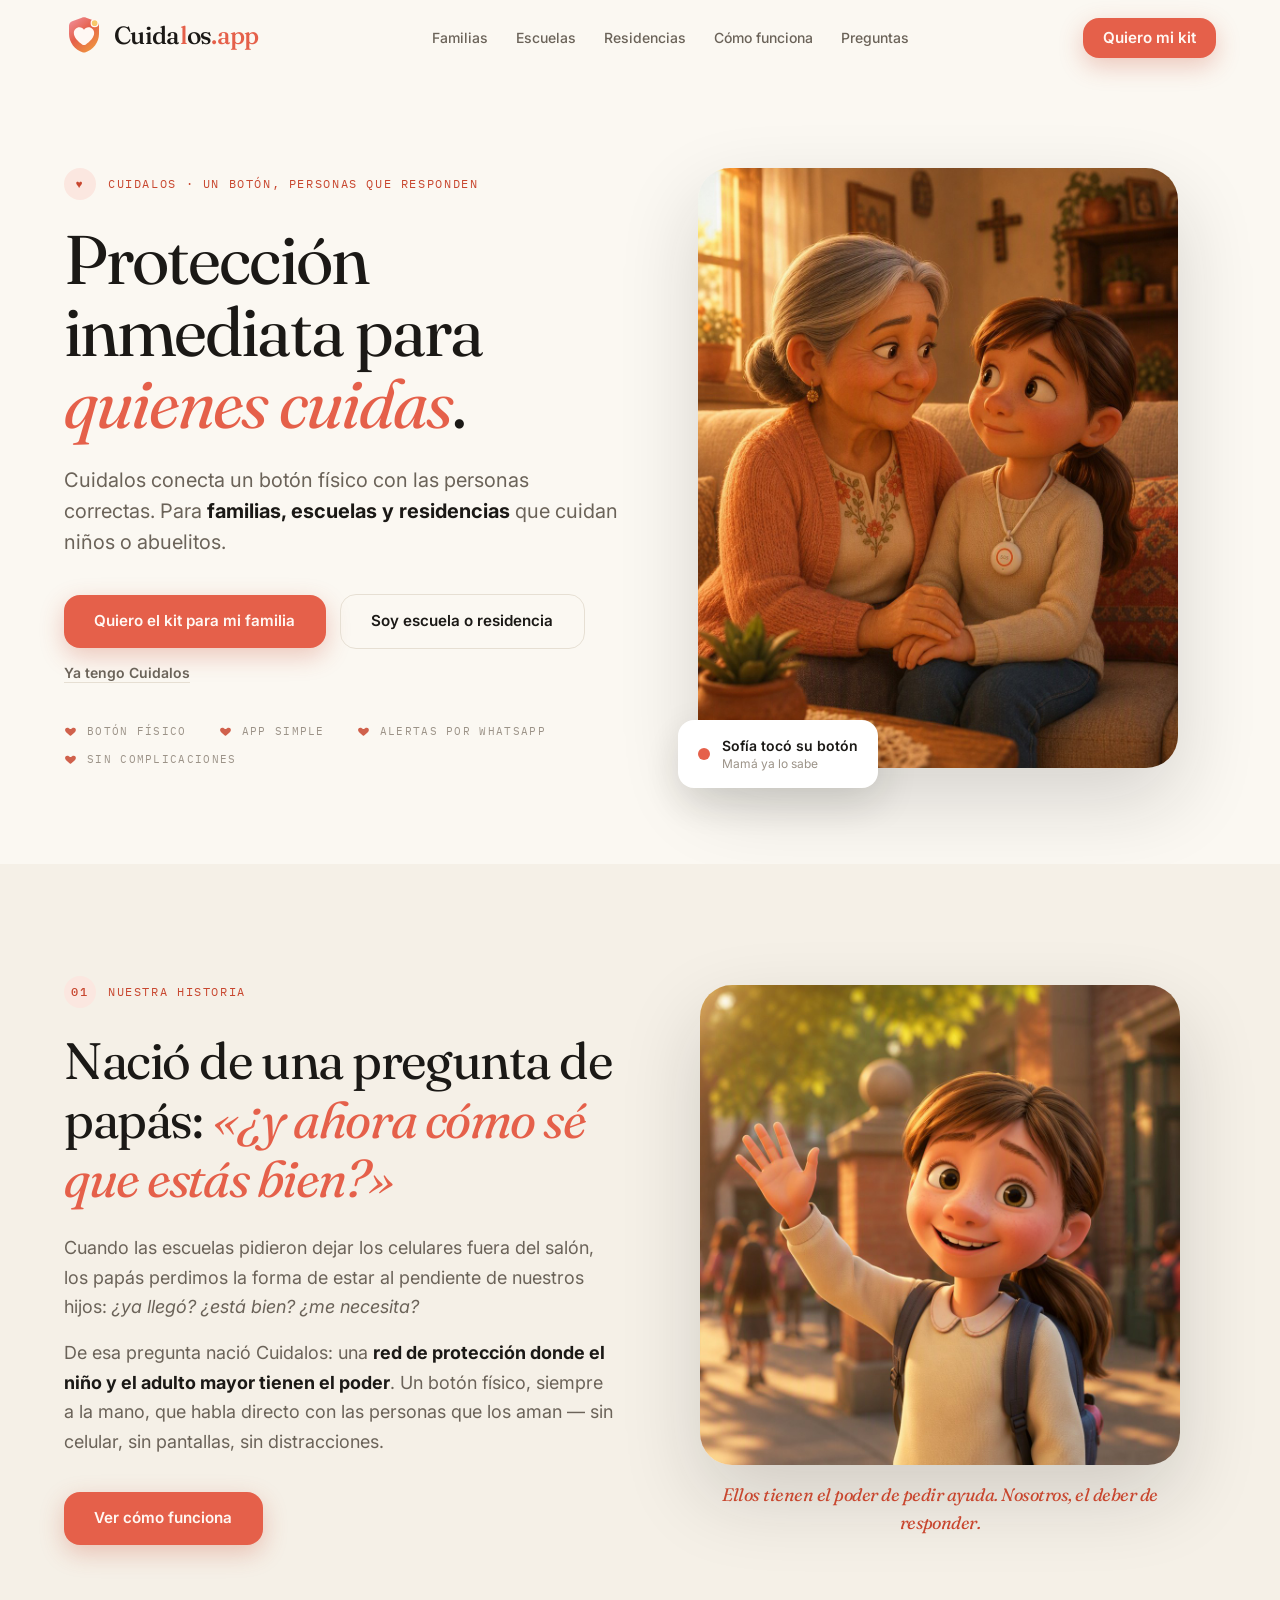
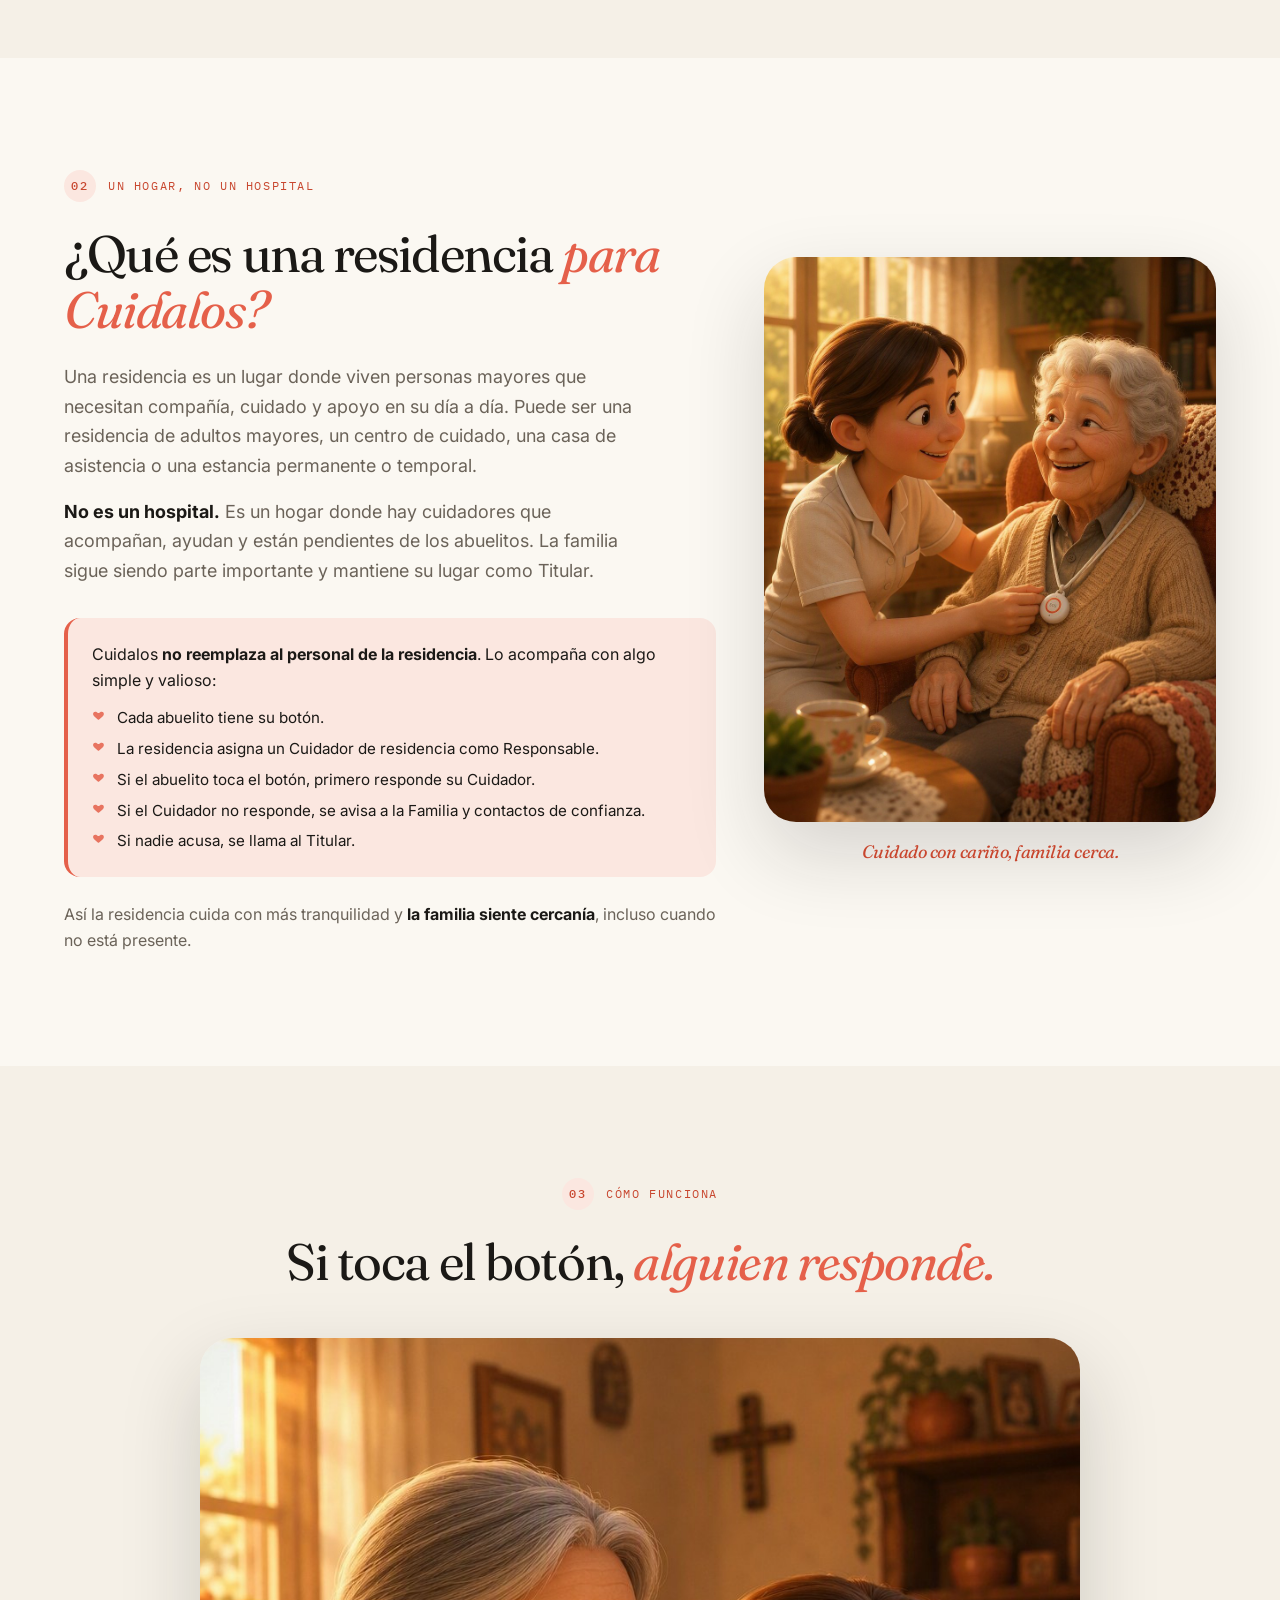
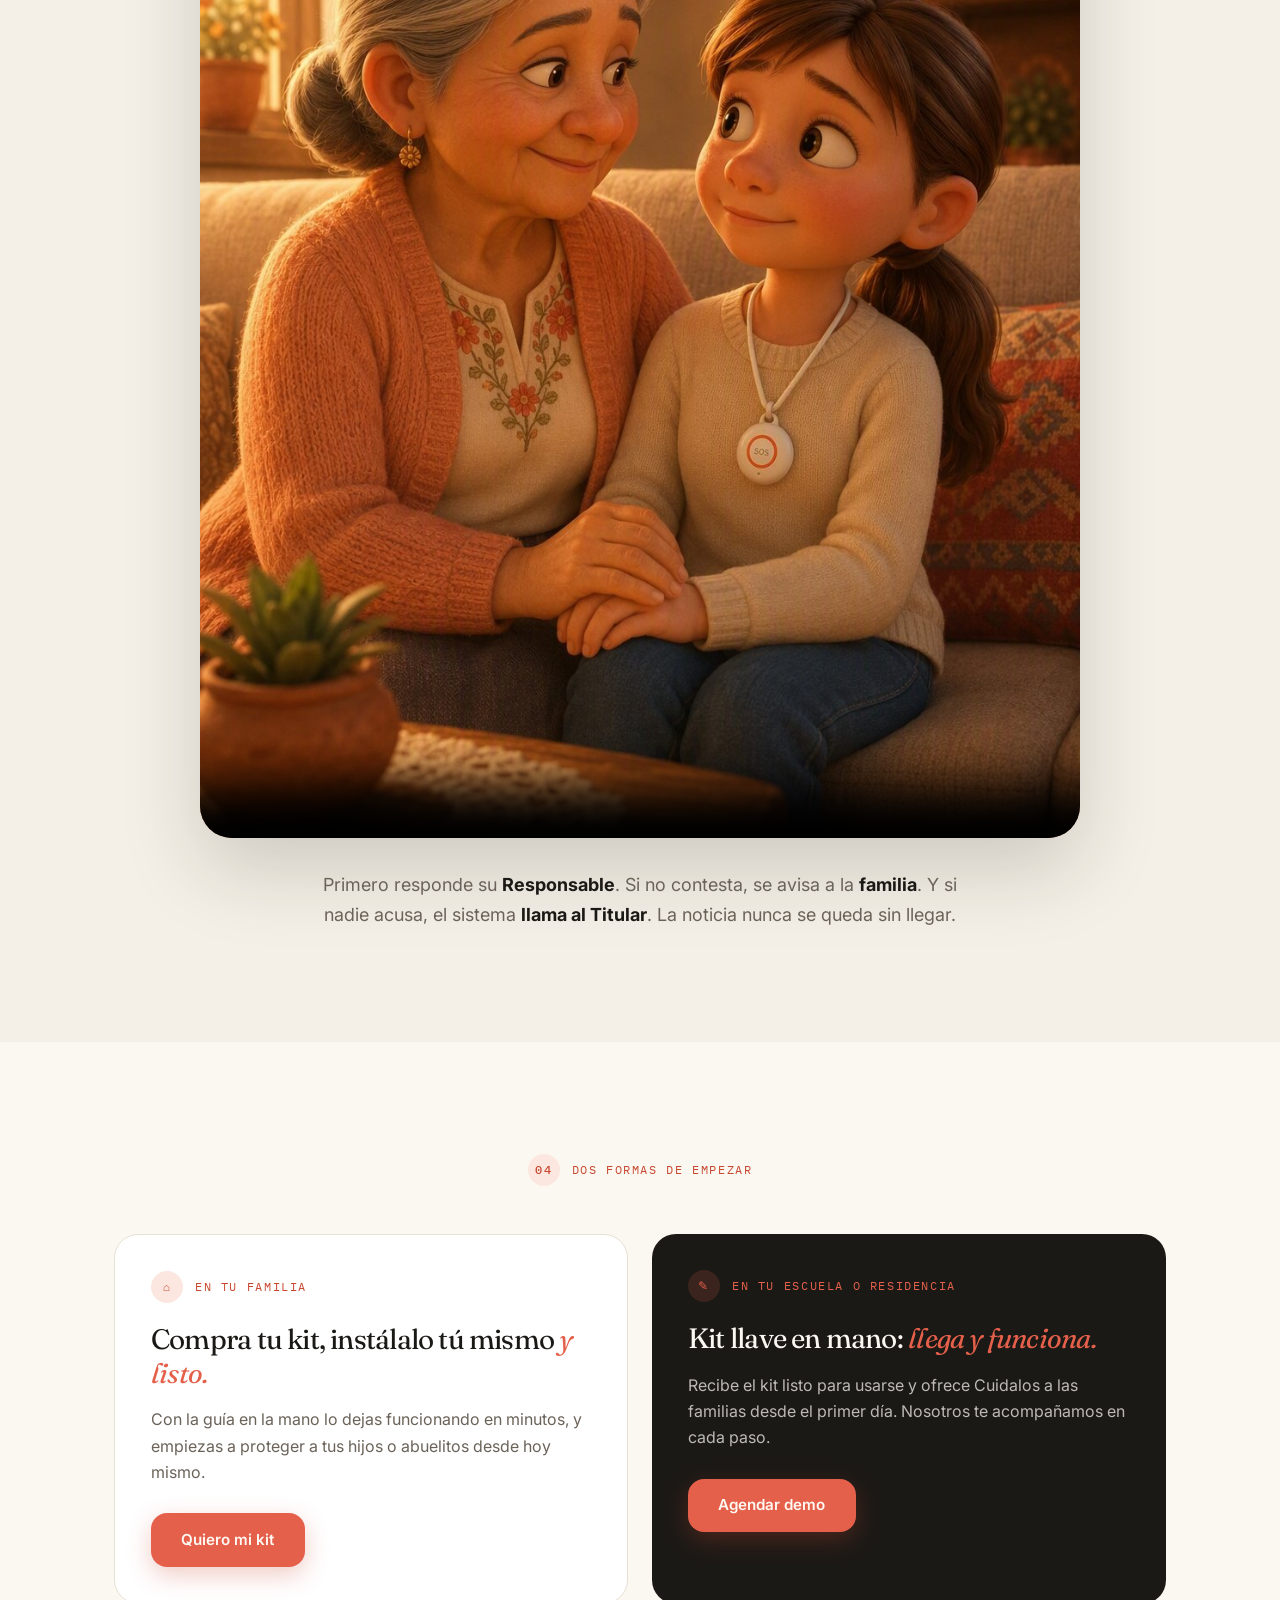
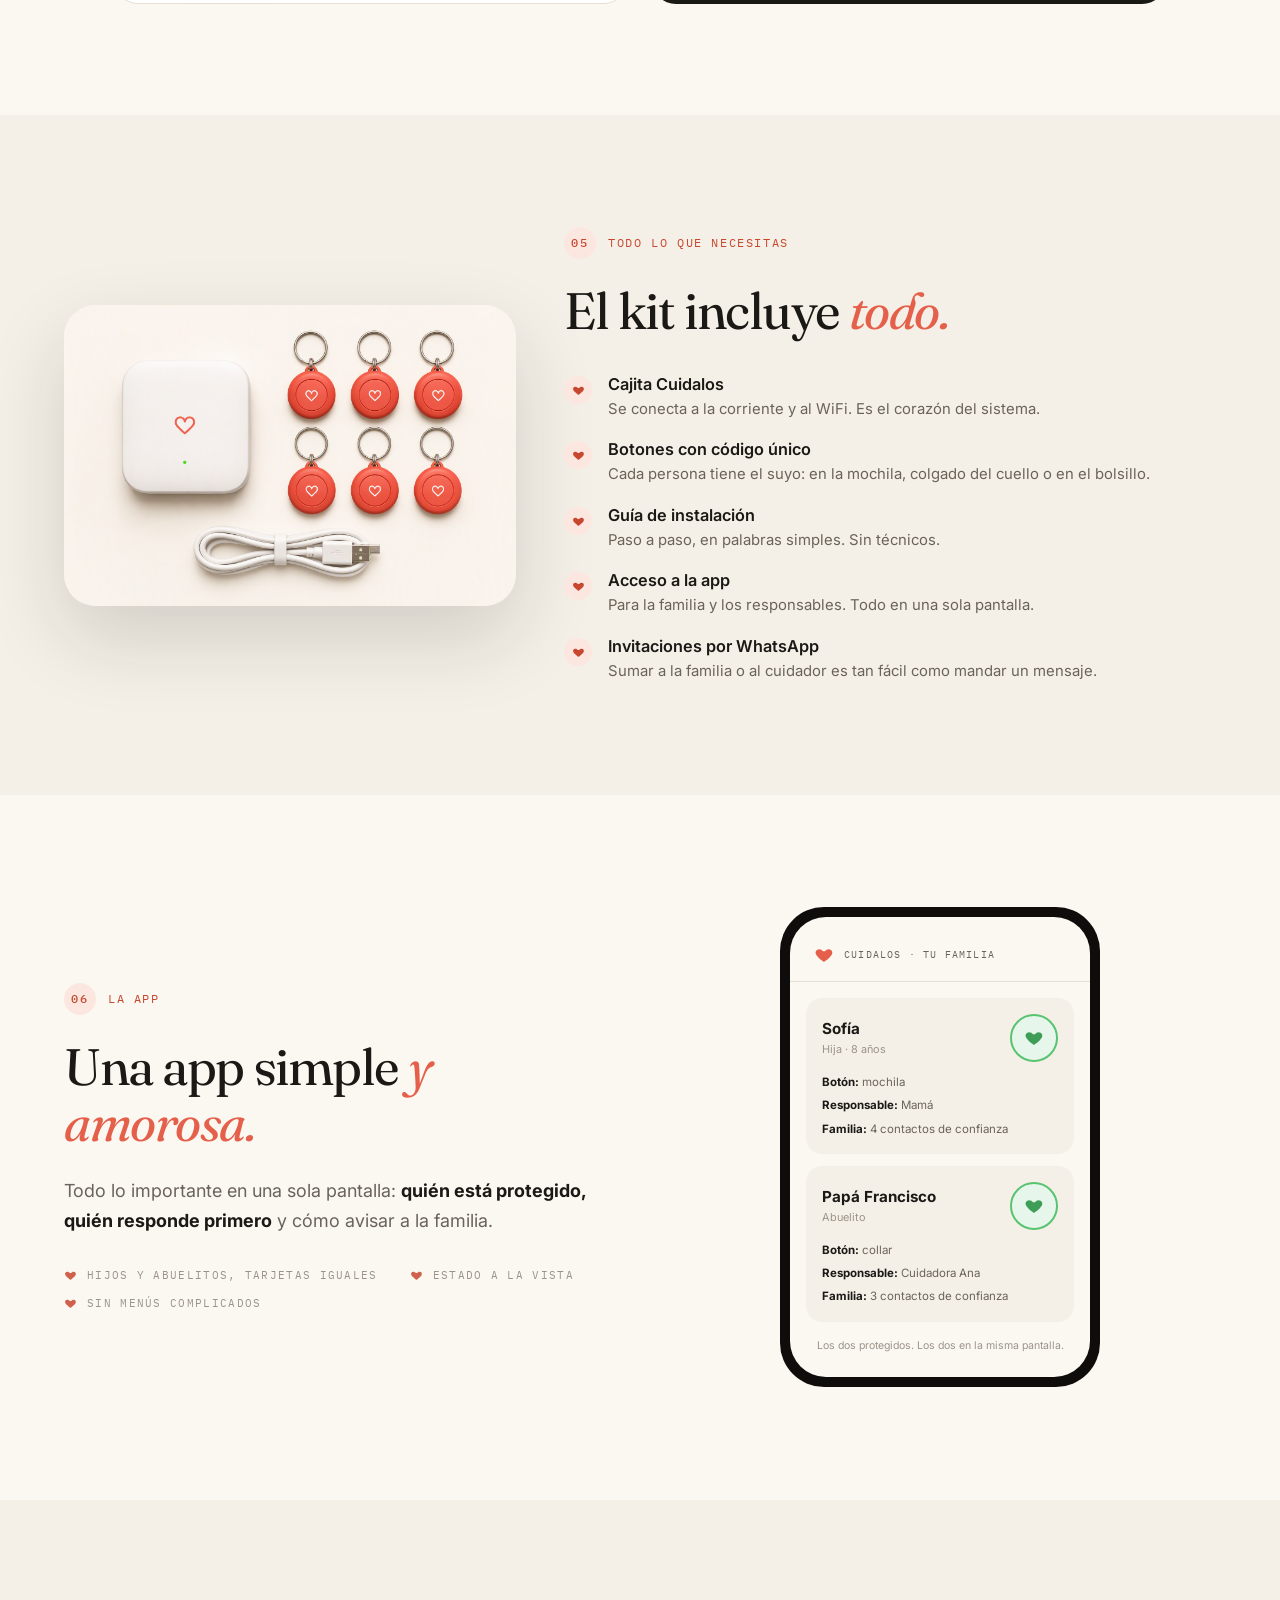
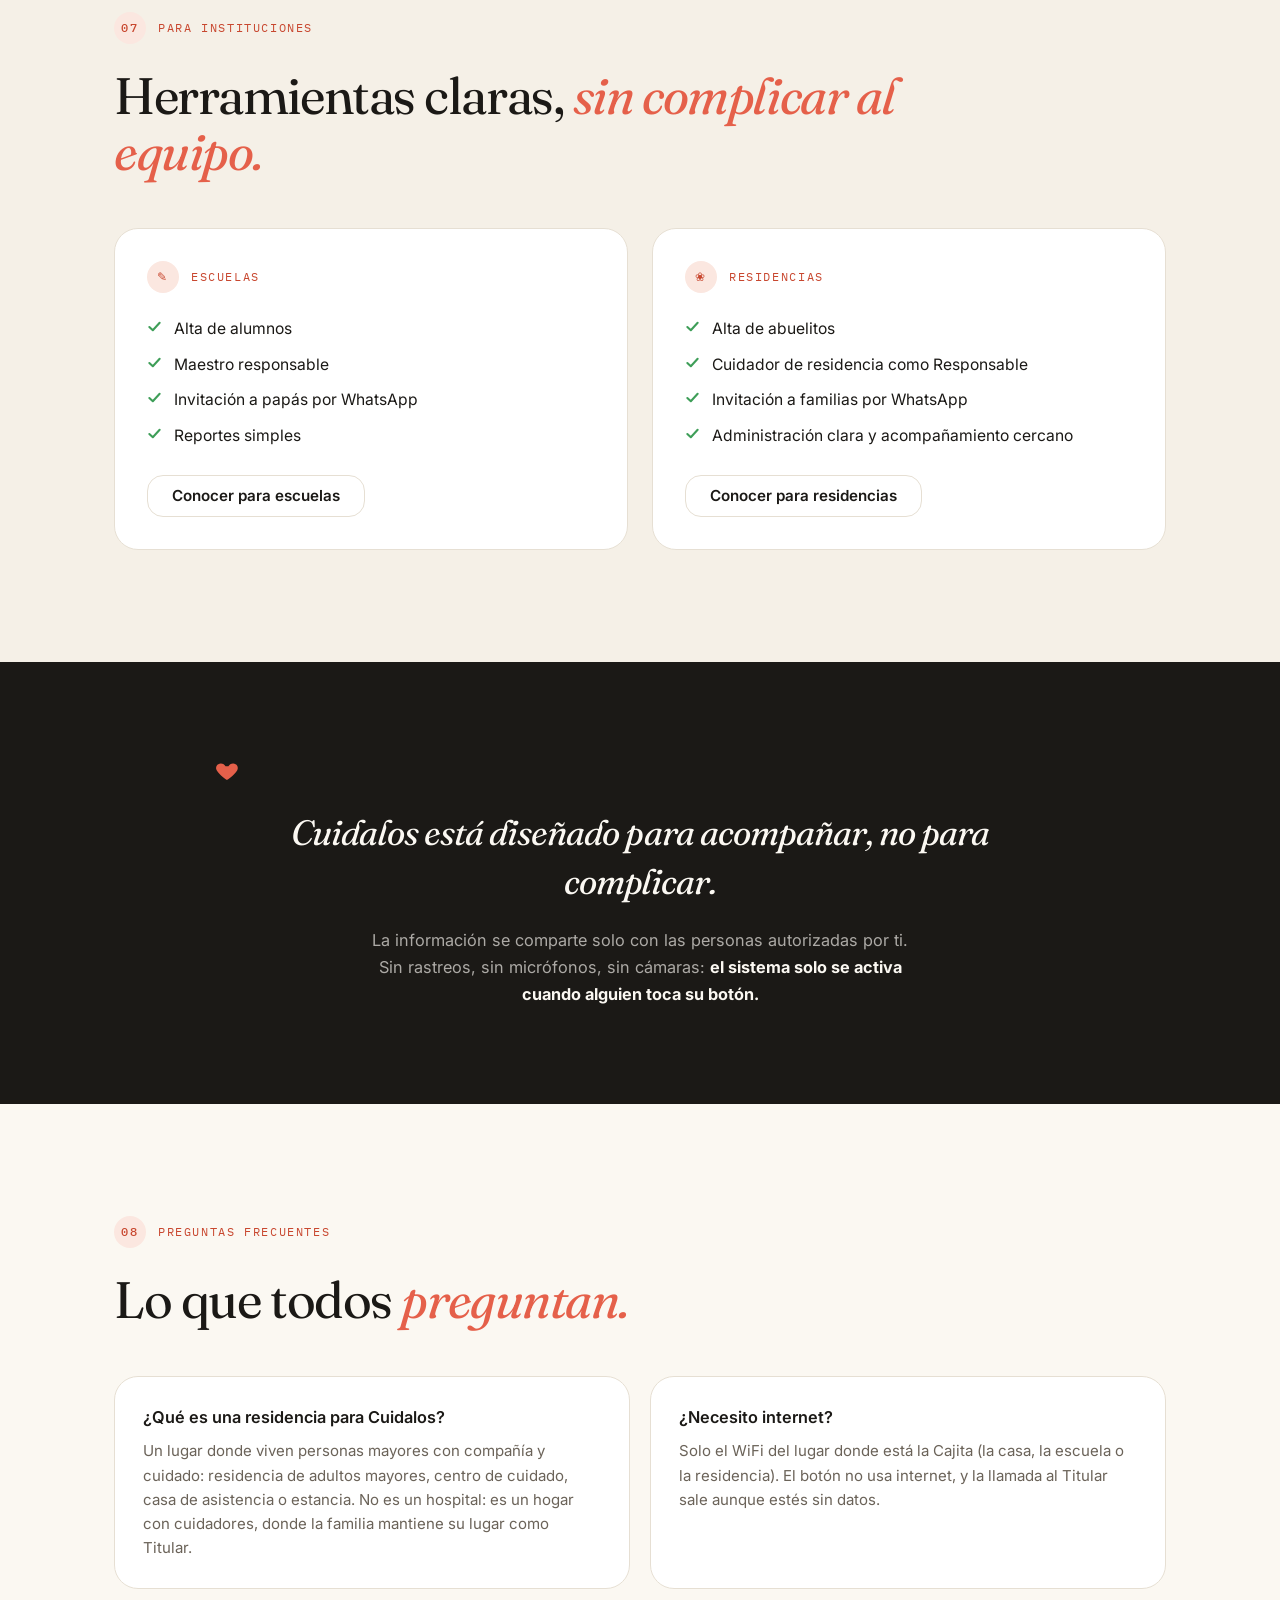
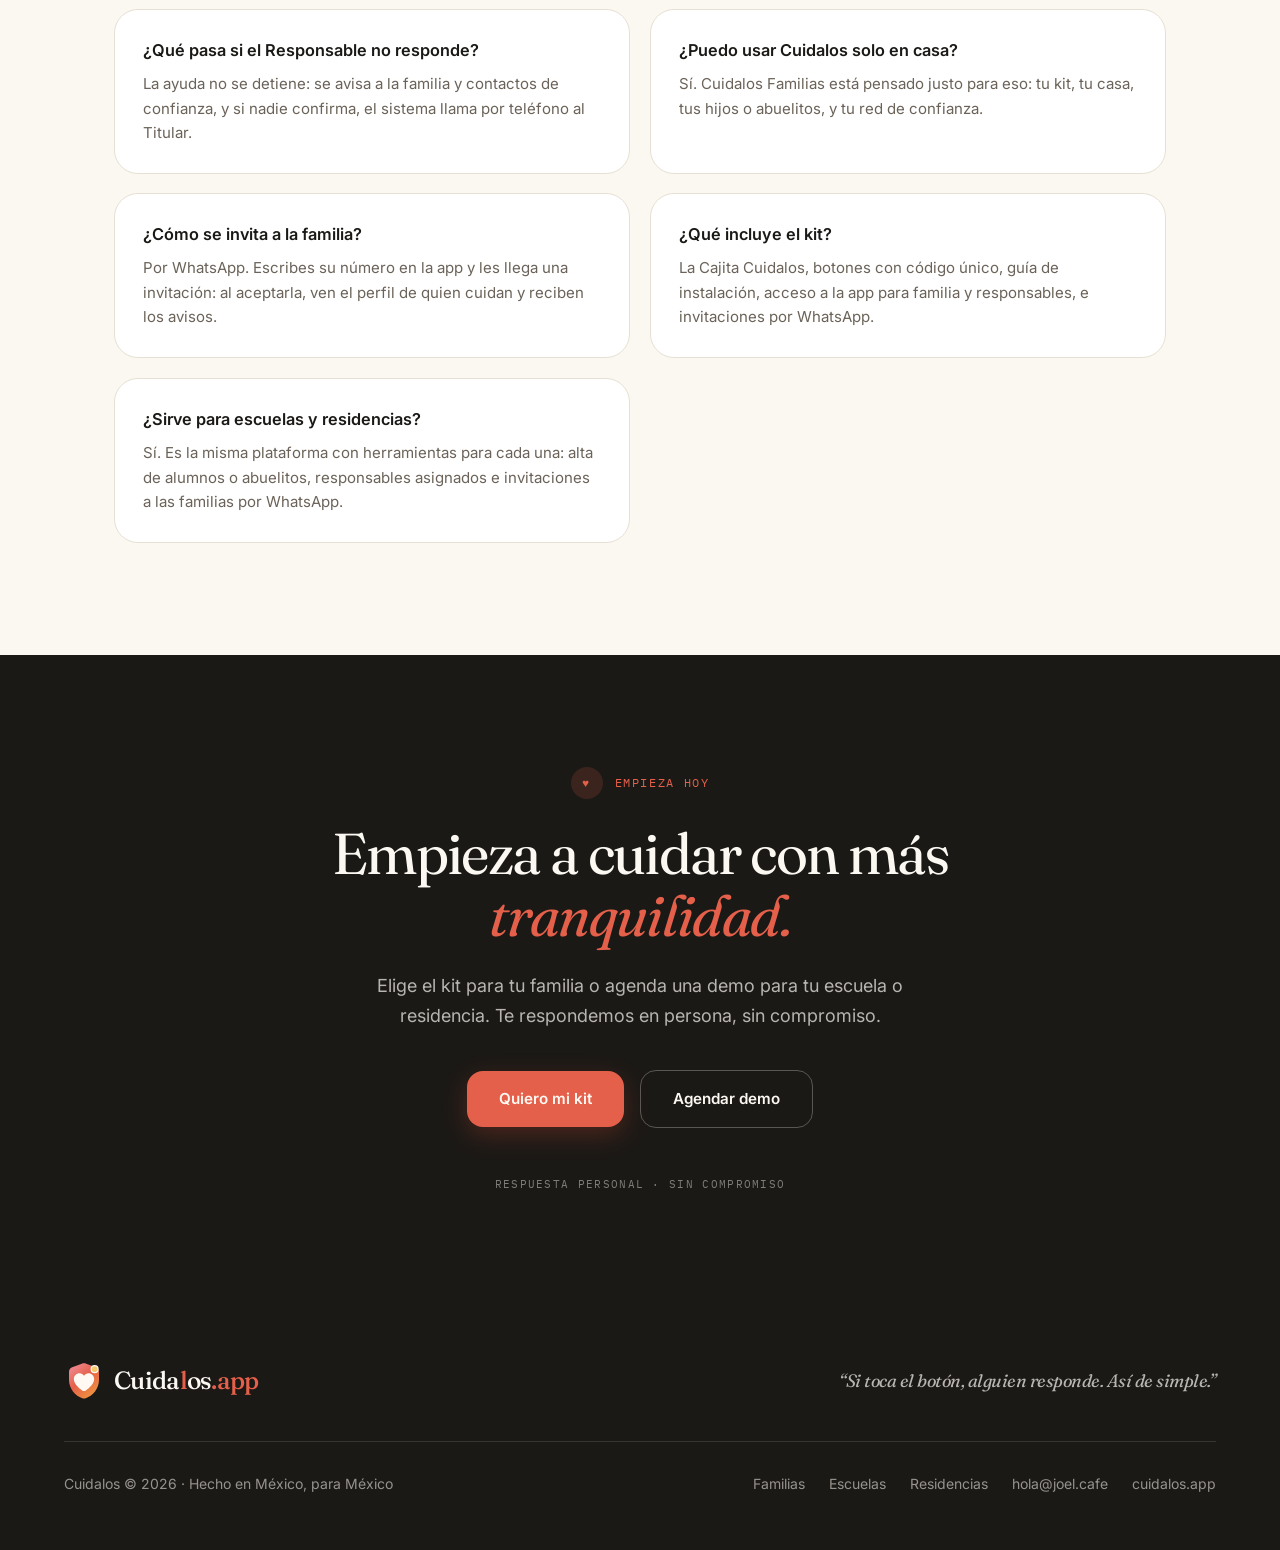
<file: index.html>
<!doctype html>
<html lang="es">
  <head>
    <meta charset="UTF-8" />
    <meta name="viewport" content="width=device-width, initial-scale=1.0" />
    <meta name="description" content="Cuidalos.app — el único sistema de protección escolar 100% llave en mano: se instala en 5 minutos, sin técnicos, sin SIM, sin saldo y sin planes de datos. Le devolvemos el poder al niño." />
    <title>Cuidalos.app — Le devolvemos el poder al niño</title>
    <link rel="icon" type="image/svg+xml" href="./favicon.svg" />
    <link rel="preconnect" href="https://fonts.googleapis.com" />
    <link rel="preconnect" href="https://fonts.gstatic.com" crossorigin />
    <link
      href="https://fonts.googleapis.com/css2?family=Fraunces:ital,opsz,wght@0,9..144,300;0,9..144,400;0,9..144,500;0,9..144,600;1,9..144,300;1,9..144,400;1,9..144,500&family=Inter:wght@400;500;600&family=IBM+Plex+Mono:wght@400;500&display=swap"
      rel="stylesheet"
    />
    <script type="module" crossorigin>(function(){const z=document.createElement("link").relList;if(z&&z.supports&&z.supports("modulepreload"))return;for(const D of document.querySelectorAll('link[rel="modulepreload"]'))m(D);new MutationObserver(D=>{for(const G of D)if(G.type==="childList")for(const P of G.addedNodes)P.tagName==="LINK"&&P.rel==="modulepreload"&&m(P)}).observe(document,{childList:!0,subtree:!0});function _(D){const G={};return D.integrity&&(G.integrity=D.integrity),D.referrerPolicy&&(G.referrerPolicy=D.referrerPolicy),D.crossOrigin==="use-credentials"?G.credentials="include":D.crossOrigin==="anonymous"?G.credentials="omit":G.credentials="same-origin",G}function m(D){if(D.ep)return;D.ep=!0;const G=_(D);fetch(D.href,G)}})();var di={exports:{}},jc={};var Sr;function sh(){if(Sr)return jc;Sr=1;var N=Symbol.for("react.transitional.element"),z=Symbol.for("react.fragment");function _(m,D,G){var P=null;if(G!==void 0&&(P=""+G),D.key!==void 0&&(P=""+D.key),"key"in D){G={};for(var Aa in D)Aa!=="key"&&(G[Aa]=D[Aa])}else G=D;return D=G.ref,{$$typeof:N,type:m,key:P,ref:D!==void 0?D:null,props:G}}return jc.Fragment=z,jc.jsx=_,jc.jsxs=_,jc}var Nr;function nh(){return Nr||(Nr=1,di.exports=sh()),di.exports}var n=nh(),ri={exports:{}},Q={};var Er;function uh(){if(Er)return Q;Er=1;var N=Symbol.for("react.transitional.element"),z=Symbol.for("react.portal"),_=Symbol.for("react.fragment"),m=Symbol.for("react.strict_mode"),D=Symbol.for("react.profiler"),G=Symbol.for("react.consumer"),P=Symbol.for("react.context"),Aa=Symbol.for("react.forward_ref"),U=Symbol.for("react.suspense"),E=Symbol.for("react.memo"),ea=Symbol.for("react.lazy"),B=Symbol.for("react.activity"),ma=Symbol.iterator;function ka(d){return d===null||typeof d!="object"?null:(d=ma&&d[ma]||d["@@iterator"],typeof d=="function"?d:null)}var Ya={isMounted:function(){return!1},enqueueForceUpdate:function(){},enqueueReplaceState:function(){},enqueueSetState:function(){}},Ca=Object.assign,Oe={};function Wa(d,S,T){this.props=d,this.context=S,this.refs=Oe,this.updater=T||Ya}Wa.prototype.isReactComponent={},Wa.prototype.setState=function(d,S){if(typeof d!="object"&&typeof d!="function"&&d!=null)throw Error("takes an object of state variables to update or a function which returns an object of state variables.");this.updater.enqueueSetState(this,d,S,"setState")},Wa.prototype.forceUpdate=function(d){this.updater.enqueueForceUpdate(this,d,"forceUpdate")};function $e(){}$e.prototype=Wa.prototype;function Da(d,S,T){this.props=d,this.context=S,this.refs=Oe,this.updater=T||Ya}var ue=Da.prototype=new $e;ue.constructor=Da,Ca(ue,Wa.prototype),ue.isPureReactComponent=!0;var Ne=Array.isArray;function Qa(){}var k={H:null,A:null,T:null,S:null},Ga=Object.prototype.hasOwnProperty;function Ee(d,S,T){var M=T.ref;return{$$typeof:N,type:d,key:S,ref:M!==void 0?M:null,props:T}}function Zl(d,S){return Ee(d.type,S,d.props)}function He(d){return typeof d=="object"&&d!==null&&d.$$typeof===N}function La(d){var S={"=":"=0",":":"=2"};return"$"+d.replace(/[=:]/g,function(T){return S[T]})}var Nl=/\/+/g;function Me(d,S){return typeof d=="object"&&d!==null&&d.key!=null?La(""+d.key):S.toString(36)}function ye(d){switch(d.status){case"fulfilled":return d.value;case"rejected":throw d.reason;default:switch(typeof d.status=="string"?d.then(Qa,Qa):(d.status="pending",d.then(function(S){d.status==="pending"&&(d.status="fulfilled",d.value=S)},function(S){d.status==="pending"&&(d.status="rejected",d.reason=S)})),d.status){case"fulfilled":return d.value;case"rejected":throw d.reason}}throw d}function v(d,S,T,M,L){var w=typeof d;(w==="undefined"||w==="boolean")&&(d=null);var la=!1;if(d===null)la=!0;else switch(w){case"bigint":case"string":case"number":la=!0;break;case"object":switch(d.$$typeof){case N:case z:la=!0;break;case ea:return la=d._init,v(la(d._payload),S,T,M,L)}}if(la)return L=L(d),la=M===""?"."+Me(d,0):M,Ne(L)?(T="",la!=null&&(T=la.replace(Nl,"$&/")+"/"),v(L,S,T,"",function(Tt){return Tt})):L!=null&&(He(L)&&(L=Zl(L,T+(L.key==null||d&&d.key===L.key?"":(""+L.key).replace(Nl,"$&/")+"/")+la)),S.push(L)),1;la=0;var qa=M===""?".":M+":";if(Ne(d))for(var ga=0;ga<d.length;ga++)M=d[ga],w=qa+Me(M,ga),la+=v(M,S,T,w,L);else if(ga=ka(d),typeof ga=="function")for(d=ga.call(d),ga=0;!(M=d.next()).done;)M=M.value,w=qa+Me(M,ga++),la+=v(M,S,T,w,L);else if(w==="object"){if(typeof d.then=="function")return v(ye(d),S,T,M,L);throw S=String(d),Error("Objects are not valid as a React child (found: "+(S==="[object Object]"?"object with keys {"+Object.keys(d).join(", ")+"}":S)+"). If you meant to render a collection of children, use an array instead.")}return la}function A(d,S,T){if(d==null)return d;var M=[],L=0;return v(d,M,"","",function(w){return S.call(T,w,L++)}),M}function Y(d){if(d._status===-1){var S=d._result;S=S(),S.then(function(T){(d._status===0||d._status===-1)&&(d._status=1,d._result=T)},function(T){(d._status===0||d._status===-1)&&(d._status=2,d._result=T)}),d._status===-1&&(d._status=0,d._result=S)}if(d._status===1)return d._result.default;throw d._result}var sa=typeof reportError=="function"?reportError:function(d){if(typeof window=="object"&&typeof window.ErrorEvent=="function"){var S=new window.ErrorEvent("error",{bubbles:!0,cancelable:!0,message:typeof d=="object"&&d!==null&&typeof d.message=="string"?String(d.message):String(d),error:d});if(!window.dispatchEvent(S))return}else if(typeof process=="object"&&typeof process.emit=="function"){process.emit("uncaughtException",d);return}console.error(d)},oa={map:A,forEach:function(d,S,T){A(d,function(){S.apply(this,arguments)},T)},count:function(d){var S=0;return A(d,function(){S++}),S},toArray:function(d){return A(d,function(S){return S})||[]},only:function(d){if(!He(d))throw Error("React.Children.only expected to receive a single React element child.");return d}};return Q.Activity=B,Q.Children=oa,Q.Component=Wa,Q.Fragment=_,Q.Profiler=D,Q.PureComponent=Da,Q.StrictMode=m,Q.Suspense=U,Q.__CLIENT_INTERNALS_DO_NOT_USE_OR_WARN_USERS_THEY_CANNOT_UPGRADE=k,Q.__COMPILER_RUNTIME={__proto__:null,c:function(d){return k.H.useMemoCache(d)}},Q.cache=function(d){return function(){return d.apply(null,arguments)}},Q.cacheSignal=function(){return null},Q.cloneElement=function(d,S,T){if(d==null)throw Error("The argument must be a React element, but you passed "+d+".");var M=Ca({},d.props),L=d.key;if(S!=null)for(w in S.key!==void 0&&(L=""+S.key),S)!Ga.call(S,w)||w==="key"||w==="__self"||w==="__source"||w==="ref"&&S.ref===void 0||(M[w]=S[w]);var w=arguments.length-2;if(w===1)M.children=T;else if(1<w){for(var la=Array(w),qa=0;qa<w;qa++)la[qa]=arguments[qa+2];M.children=la}return Ee(d.type,L,M)},Q.createContext=function(d){return d={$$typeof:P,_currentValue:d,_currentValue2:d,_threadCount:0,Provider:null,Consumer:null},d.Provider=d,d.Consumer={$$typeof:G,_context:d},d},Q.createElement=function(d,S,T){var M,L={},w=null;if(S!=null)for(M in S.key!==void 0&&(w=""+S.key),S)Ga.call(S,M)&&M!=="key"&&M!=="__self"&&M!=="__source"&&(L[M]=S[M]);var la=arguments.length-2;if(la===1)L.children=T;else if(1<la){for(var qa=Array(la),ga=0;ga<la;ga++)qa[ga]=arguments[ga+2];L.children=qa}if(d&&d.defaultProps)for(M in la=d.defaultProps,la)L[M]===void 0&&(L[M]=la[M]);return Ee(d,w,L)},Q.createRef=function(){return{current:null}},Q.forwardRef=function(d){return{$$typeof:Aa,render:d}},Q.isValidElement=He,Q.lazy=function(d){return{$$typeof:ea,_payload:{_status:-1,_result:d},_init:Y}},Q.memo=function(d,S){return{$$typeof:E,type:d,compare:S===void 0?null:S}},Q.startTransition=function(d){var S=k.T,T={};k.T=T;try{var M=d(),L=k.S;L!==null&&L(T,M),typeof M=="object"&&M!==null&&typeof M.then=="function"&&M.then(Qa,sa)}catch(w){sa(w)}finally{S!==null&&T.types!==null&&(S.types=T.types),k.T=S}},Q.unstable_useCacheRefresh=function(){return k.H.useCacheRefresh()},Q.use=function(d){return k.H.use(d)},Q.useActionState=function(d,S,T){return k.H.useActionState(d,S,T)},Q.useCallback=function(d,S){return k.H.useCallback(d,S)},Q.useContext=function(d){return k.H.useContext(d)},Q.useDebugValue=function(){},Q.useDeferredValue=function(d,S){return k.H.useDeferredValue(d,S)},Q.useEffect=function(d,S){return k.H.useEffect(d,S)},Q.useEffectEvent=function(d){return k.H.useEffectEvent(d)},Q.useId=function(){return k.H.useId()},Q.useImperativeHandle=function(d,S,T){return k.H.useImperativeHandle(d,S,T)},Q.useInsertionEffect=function(d,S){return k.H.useInsertionEffect(d,S)},Q.useLayoutEffect=function(d,S){return k.H.useLayoutEffect(d,S)},Q.useMemo=function(d,S){return k.H.useMemo(d,S)},Q.useOptimistic=function(d,S){return k.H.useOptimistic(d,S)},Q.useReducer=function(d,S,T){return k.H.useReducer(d,S,T)},Q.useRef=function(d){return k.H.useRef(d)},Q.useState=function(d){return k.H.useState(d)},Q.useSyncExternalStore=function(d,S,T){return k.H.useSyncExternalStore(d,S,T)},Q.useTransition=function(){return k.H.useTransition()},Q.version="19.2.3",Q}var Hr;function gi(){return Hr||(Hr=1,ri.exports=uh()),ri.exports}var We=gi(),mi={exports:{}},Sc={},pi={exports:{}},hi={};var zr;function ih(){return zr||(zr=1,(function(N){function z(v,A){var Y=v.length;v.push(A);a:for(;0<Y;){var sa=Y-1>>>1,oa=v[sa];if(0<D(oa,A))v[sa]=A,v[Y]=oa,Y=sa;else break a}}function _(v){return v.length===0?null:v[0]}function m(v){if(v.length===0)return null;var A=v[0],Y=v.pop();if(Y!==A){v[0]=Y;a:for(var sa=0,oa=v.length,d=oa>>>1;sa<d;){var S=2*(sa+1)-1,T=v[S],M=S+1,L=v[M];if(0>D(T,Y))M<oa&&0>D(L,T)?(v[sa]=L,v[M]=Y,sa=M):(v[sa]=T,v[S]=Y,sa=S);else if(M<oa&&0>D(L,Y))v[sa]=L,v[M]=Y,sa=M;else break a}}return A}function D(v,A){var Y=v.sortIndex-A.sortIndex;return Y!==0?Y:v.id-A.id}if(N.unstable_now=void 0,typeof performance=="object"&&typeof performance.now=="function"){var G=performance;N.unstable_now=function(){return G.now()}}else{var P=Date,Aa=P.now();N.unstable_now=function(){return P.now()-Aa}}var U=[],E=[],ea=1,B=null,ma=3,ka=!1,Ya=!1,Ca=!1,Oe=!1,Wa=typeof setTimeout=="function"?setTimeout:null,$e=typeof clearTimeout=="function"?clearTimeout:null,Da=typeof setImmediate<"u"?setImmediate:null;function ue(v){for(var A=_(E);A!==null;){if(A.callback===null)m(E);else if(A.startTime<=v)m(E),A.sortIndex=A.expirationTime,z(U,A);else break;A=_(E)}}function Ne(v){if(Ca=!1,ue(v),!Ya)if(_(U)!==null)Ya=!0,Qa||(Qa=!0,La());else{var A=_(E);A!==null&&ye(Ne,A.startTime-v)}}var Qa=!1,k=-1,Ga=5,Ee=-1;function Zl(){return Oe?!0:!(N.unstable_now()-Ee<Ga)}function He(){if(Oe=!1,Qa){var v=N.unstable_now();Ee=v;var A=!0;try{a:{Ya=!1,Ca&&(Ca=!1,$e(k),k=-1),ka=!0;var Y=ma;try{e:{for(ue(v),B=_(U);B!==null&&!(B.expirationTime>v&&Zl());){var sa=B.callback;if(typeof sa=="function"){B.callback=null,ma=B.priorityLevel;var oa=sa(B.expirationTime<=v);if(v=N.unstable_now(),typeof oa=="function"){B.callback=oa,ue(v),A=!0;break e}B===_(U)&&m(U),ue(v)}else m(U);B=_(U)}if(B!==null)A=!0;else{var d=_(E);d!==null&&ye(Ne,d.startTime-v),A=!1}}break a}finally{B=null,ma=Y,ka=!1}A=void 0}}finally{A?La():Qa=!1}}}var La;if(typeof Da=="function")La=function(){Da(He)};else if(typeof MessageChannel<"u"){var Nl=new MessageChannel,Me=Nl.port2;Nl.port1.onmessage=He,La=function(){Me.postMessage(null)}}else La=function(){Wa(He,0)};function ye(v,A){k=Wa(function(){v(N.unstable_now())},A)}N.unstable_IdlePriority=5,N.unstable_ImmediatePriority=1,N.unstable_LowPriority=4,N.unstable_NormalPriority=3,N.unstable_Profiling=null,N.unstable_UserBlockingPriority=2,N.unstable_cancelCallback=function(v){v.callback=null},N.unstable_forceFrameRate=function(v){0>v||125<v?console.error("forceFrameRate takes a positive int between 0 and 125, forcing frame rates higher than 125 fps is not supported"):Ga=0<v?Math.floor(1e3/v):5},N.unstable_getCurrentPriorityLevel=function(){return ma},N.unstable_next=function(v){switch(ma){case 1:case 2:case 3:var A=3;break;default:A=ma}var Y=ma;ma=A;try{return v()}finally{ma=Y}},N.unstable_requestPaint=function(){Oe=!0},N.unstable_runWithPriority=function(v,A){switch(v){case 1:case 2:case 3:case 4:case 5:break;default:v=3}var Y=ma;ma=v;try{return A()}finally{ma=Y}},N.unstable_scheduleCallback=function(v,A,Y){var sa=N.unstable_now();switch(typeof Y=="object"&&Y!==null?(Y=Y.delay,Y=typeof Y=="number"&&0<Y?sa+Y:sa):Y=sa,v){case 1:var oa=-1;break;case 2:oa=250;break;case 5:oa=1073741823;break;case 4:oa=1e4;break;default:oa=5e3}return oa=Y+oa,v={id:ea++,callback:A,priorityLevel:v,startTime:Y,expirationTime:oa,sortIndex:-1},Y>sa?(v.sortIndex=Y,z(E,v),_(U)===null&&v===_(E)&&(Ca?($e(k),k=-1):Ca=!0,ye(Ne,Y-sa))):(v.sortIndex=oa,z(U,v),Ya||ka||(Ya=!0,Qa||(Qa=!0,La()))),v},N.unstable_shouldYield=Zl,N.unstable_wrapCallback=function(v){var A=ma;return function(){var Y=ma;ma=A;try{return v.apply(this,arguments)}finally{ma=Y}}}})(hi)),hi}var Ar;function oh(){return Ar||(Ar=1,pi.exports=ih()),pi.exports}var xi={exports:{}},Ua={};var Tr;function fh(){if(Tr)return Ua;Tr=1;var N=gi();function z(U){var E="https://react.dev/errors/"+U;if(1<arguments.length){E+="?args[]="+encodeURIComponent(arguments[1]);for(var ea=2;ea<arguments.length;ea++)E+="&args[]="+encodeURIComponent(arguments[ea])}return"Minified React error #"+U+"; visit "+E+" for the full message or use the non-minified dev environment for full errors and additional helpful warnings."}function _(){}var m={d:{f:_,r:function(){throw Error(z(522))},D:_,C:_,L:_,m:_,X:_,S:_,M:_},p:0,findDOMNode:null},D=Symbol.for("react.portal");function G(U,E,ea){var B=3<arguments.length&&arguments[3]!==void 0?arguments[3]:null;return{$$typeof:D,key:B==null?null:""+B,children:U,containerInfo:E,implementation:ea}}var P=N.__CLIENT_INTERNALS_DO_NOT_USE_OR_WARN_USERS_THEY_CANNOT_UPGRADE;function Aa(U,E){if(U==="font")return"";if(typeof E=="string")return E==="use-credentials"?E:""}return Ua.__DOM_INTERNALS_DO_NOT_USE_OR_WARN_USERS_THEY_CANNOT_UPGRADE=m,Ua.createPortal=function(U,E){var ea=2<arguments.length&&arguments[2]!==void 0?arguments[2]:null;if(!E||E.nodeType!==1&&E.nodeType!==9&&E.nodeType!==11)throw Error(z(299));return G(U,E,null,ea)},Ua.flushSync=function(U){var E=P.T,ea=m.p;try{if(P.T=null,m.p=2,U)return U()}finally{P.T=E,m.p=ea,m.d.f()}},Ua.preconnect=function(U,E){typeof U=="string"&&(E?(E=E.crossOrigin,E=typeof E=="string"?E==="use-credentials"?E:"":void 0):E=null,m.d.C(U,E))},Ua.prefetchDNS=function(U){typeof U=="string"&&m.d.D(U)},Ua.preinit=function(U,E){if(typeof U=="string"&&E&&typeof E.as=="string"){var ea=E.as,B=Aa(ea,E.crossOrigin),ma=typeof E.integrity=="string"?E.integrity:void 0,ka=typeof E.fetchPriority=="string"?E.fetchPriority:void 0;ea==="style"?m.d.S(U,typeof E.precedence=="string"?E.precedence:void 0,{crossOrigin:B,integrity:ma,fetchPriority:ka}):ea==="script"&&m.d.X(U,{crossOrigin:B,integrity:ma,fetchPriority:ka,nonce:typeof E.nonce=="string"?E.nonce:void 0})}},Ua.preinitModule=function(U,E){if(typeof U=="string")if(typeof E=="object"&&E!==null){if(E.as==null||E.as==="script"){var ea=Aa(E.as,E.crossOrigin);m.d.M(U,{crossOrigin:ea,integrity:typeof E.integrity=="string"?E.integrity:void 0,nonce:typeof E.nonce=="string"?E.nonce:void 0})}}else E==null&&m.d.M(U)},Ua.preload=function(U,E){if(typeof U=="string"&&typeof E=="object"&&E!==null&&typeof E.as=="string"){var ea=E.as,B=Aa(ea,E.crossOrigin);m.d.L(U,ea,{crossOrigin:B,integrity:typeof E.integrity=="string"?E.integrity:void 0,nonce:typeof E.nonce=="string"?E.nonce:void 0,type:typeof E.type=="string"?E.type:void 0,fetchPriority:typeof E.fetchPriority=="string"?E.fetchPriority:void 0,referrerPolicy:typeof E.referrerPolicy=="string"?E.referrerPolicy:void 0,imageSrcSet:typeof E.imageSrcSet=="string"?E.imageSrcSet:void 0,imageSizes:typeof E.imageSizes=="string"?E.imageSizes:void 0,media:typeof E.media=="string"?E.media:void 0})}},Ua.preloadModule=function(U,E){if(typeof U=="string")if(E){var ea=Aa(E.as,E.crossOrigin);m.d.m(U,{as:typeof E.as=="string"&&E.as!=="script"?E.as:void 0,crossOrigin:ea,integrity:typeof E.integrity=="string"?E.integrity:void 0})}else m.d.m(U)},Ua.requestFormReset=function(U){m.d.r(U)},Ua.unstable_batchedUpdates=function(U,E){return U(E)},Ua.useFormState=function(U,E,ea){return P.H.useFormState(U,E,ea)},Ua.useFormStatus=function(){return P.H.useHostTransitionStatus()},Ua.version="19.2.3",Ua}var _r;function dh(){if(_r)return xi.exports;_r=1;function N(){if(!(typeof __REACT_DEVTOOLS_GLOBAL_HOOK__>"u"||typeof __REACT_DEVTOOLS_GLOBAL_HOOK__.checkDCE!="function"))try{__REACT_DEVTOOLS_GLOBAL_HOOK__.checkDCE(N)}catch(z){console.error(z)}}return N(),xi.exports=fh(),xi.exports}var Or;function rh(){if(Or)return Sc;Or=1;var N=oh(),z=gi(),_=dh();function m(a){var e="https://react.dev/errors/"+a;if(1<arguments.length){e+="?args[]="+encodeURIComponent(arguments[1]);for(var l=2;l<arguments.length;l++)e+="&args[]="+encodeURIComponent(arguments[l])}return"Minified React error #"+a+"; visit "+e+" for the full message or use the non-minified dev environment for full errors and additional helpful warnings."}function D(a){return!(!a||a.nodeType!==1&&a.nodeType!==9&&a.nodeType!==11)}function G(a){var e=a,l=a;if(a.alternate)for(;e.return;)e=e.return;else{a=e;do e=a,(e.flags&4098)!==0&&(l=e.return),a=e.return;while(a)}return e.tag===3?l:null}function P(a){if(a.tag===13){var e=a.memoizedState;if(e===null&&(a=a.alternate,a!==null&&(e=a.memoizedState)),e!==null)return e.dehydrated}return null}function Aa(a){if(a.tag===31){var e=a.memoizedState;if(e===null&&(a=a.alternate,a!==null&&(e=a.memoizedState)),e!==null)return e.dehydrated}return null}function U(a){if(G(a)!==a)throw Error(m(188))}function E(a){var e=a.alternate;if(!e){if(e=G(a),e===null)throw Error(m(188));return e!==a?null:a}for(var l=a,t=e;;){var c=l.return;if(c===null)break;var s=c.alternate;if(s===null){if(t=c.return,t!==null){l=t;continue}break}if(c.child===s.child){for(s=c.child;s;){if(s===l)return U(c),a;if(s===t)return U(c),e;s=s.sibling}throw Error(m(188))}if(l.return!==t.return)l=c,t=s;else{for(var u=!1,i=c.child;i;){if(i===l){u=!0,l=c,t=s;break}if(i===t){u=!0,t=c,l=s;break}i=i.sibling}if(!u){for(i=s.child;i;){if(i===l){u=!0,l=s,t=c;break}if(i===t){u=!0,t=s,l=c;break}i=i.sibling}if(!u)throw Error(m(189))}}if(l.alternate!==t)throw Error(m(190))}if(l.tag!==3)throw Error(m(188));return l.stateNode.current===l?a:e}function ea(a){var e=a.tag;if(e===5||e===26||e===27||e===6)return a;for(a=a.child;a!==null;){if(e=ea(a),e!==null)return e;a=a.sibling}return null}var B=Object.assign,ma=Symbol.for("react.element"),ka=Symbol.for("react.transitional.element"),Ya=Symbol.for("react.portal"),Ca=Symbol.for("react.fragment"),Oe=Symbol.for("react.strict_mode"),Wa=Symbol.for("react.profiler"),$e=Symbol.for("react.consumer"),Da=Symbol.for("react.context"),ue=Symbol.for("react.forward_ref"),Ne=Symbol.for("react.suspense"),Qa=Symbol.for("react.suspense_list"),k=Symbol.for("react.memo"),Ga=Symbol.for("react.lazy"),Ee=Symbol.for("react.activity"),Zl=Symbol.for("react.memo_cache_sentinel"),He=Symbol.iterator;function La(a){return a===null||typeof a!="object"?null:(a=He&&a[He]||a["@@iterator"],typeof a=="function"?a:null)}var Nl=Symbol.for("react.client.reference");function Me(a){if(a==null)return null;if(typeof a=="function")return a.$$typeof===Nl?null:a.displayName||a.name||null;if(typeof a=="string")return a;switch(a){case Ca:return"Fragment";case Wa:return"Profiler";case Oe:return"StrictMode";case Ne:return"Suspense";case Qa:return"SuspenseList";case Ee:return"Activity"}if(typeof a=="object")switch(a.$$typeof){case Ya:return"Portal";case Da:return a.displayName||"Context";case $e:return(a._context.displayName||"Context")+".Consumer";case ue:var e=a.render;return a=a.displayName,a||(a=e.displayName||e.name||"",a=a!==""?"ForwardRef("+a+")":"ForwardRef"),a;case k:return e=a.displayName||null,e!==null?e:Me(a.type)||"Memo";case Ga:e=a._payload,a=a._init;try{return Me(a(e))}catch{}}return null}var ye=Array.isArray,v=z.__CLIENT_INTERNALS_DO_NOT_USE_OR_WARN_USERS_THEY_CANNOT_UPGRADE,A=_.__DOM_INTERNALS_DO_NOT_USE_OR_WARN_USERS_THEY_CANNOT_UPGRADE,Y={pending:!1,data:null,method:null,action:null},sa=[],oa=-1;function d(a){return{current:a}}function S(a){0>oa||(a.current=sa[oa],sa[oa]=null,oa--)}function T(a,e){oa++,sa[oa]=a.current,a.current=e}var M=d(null),L=d(null),w=d(null),la=d(null);function qa(a,e){switch(T(w,e),T(L,a),T(M,null),e.nodeType){case 9:case 11:a=(a=e.documentElement)&&(a=a.namespaceURI)?Vd(a):0;break;default:if(a=e.tagName,e=e.namespaceURI)e=Vd(e),a=Kd(e,a);else switch(a){case"svg":a=1;break;case"math":a=2;break;default:a=0}}S(M),T(M,a)}function ga(){S(M),S(L),S(w)}function Tt(a){a.memoizedState!==null&&T(la,a);var e=M.current,l=Kd(e,a.type);e!==l&&(T(L,a),T(M,l))}function Ec(a){L.current===a&&(S(M),S(L)),la.current===a&&(S(la),gc._currentValue=Y)}var Ks,vi;function El(a){if(Ks===void 0)try{throw Error()}catch(l){var e=l.stack.trim().match(/\n( *(at )?)/);Ks=e&&e[1]||"",vi=-1<l.stack.indexOf(`
    at`)?" (<anonymous>)":-1<l.stack.indexOf("@")?"@unknown:0:0":""}return`
`+Ks+a+vi}var Js=!1;function Fs(a,e){if(!a||Js)return"";Js=!0;var l=Error.prepareStackTrace;Error.prepareStackTrace=void 0;try{var t={DetermineComponentFrameRoot:function(){try{if(e){var j=function(){throw Error()};if(Object.defineProperty(j.prototype,"props",{set:function(){throw Error()}}),typeof Reflect=="object"&&Reflect.construct){try{Reflect.construct(j,[])}catch(g){var x=g}Reflect.construct(a,[],j)}else{try{j.call()}catch(g){x=g}a.call(j.prototype)}}else{try{throw Error()}catch(g){x=g}(j=a())&&typeof j.catch=="function"&&j.catch(function(){})}}catch(g){if(g&&x&&typeof g.stack=="string")return[g.stack,x.stack]}return[null,null]}};t.DetermineComponentFrameRoot.displayName="DetermineComponentFrameRoot";var c=Object.getOwnPropertyDescriptor(t.DetermineComponentFrameRoot,"name");c&&c.configurable&&Object.defineProperty(t.DetermineComponentFrameRoot,"name",{value:"DetermineComponentFrameRoot"});var s=t.DetermineComponentFrameRoot(),u=s[0],i=s[1];if(u&&i){var o=u.split(`
`),h=i.split(`
`);for(c=t=0;t<o.length&&!o[t].includes("DetermineComponentFrameRoot");)t++;for(;c<h.length&&!h[c].includes("DetermineComponentFrameRoot");)c++;if(t===o.length||c===h.length)for(t=o.length-1,c=h.length-1;1<=t&&0<=c&&o[t]!==h[c];)c--;for(;1<=t&&0<=c;t--,c--)if(o[t]!==h[c]){if(t!==1||c!==1)do if(t--,c--,0>c||o[t]!==h[c]){var y=`
`+o[t].replace(" at new "," at ");return a.displayName&&y.includes("<anonymous>")&&(y=y.replace("<anonymous>",a.displayName)),y}while(1<=t&&0<=c);break}}}finally{Js=!1,Error.prepareStackTrace=l}return(l=a?a.displayName||a.name:"")?El(l):""}function qr(a,e){switch(a.tag){case 26:case 27:case 5:return El(a.type);case 16:return El("Lazy");case 13:return a.child!==e&&e!==null?El("Suspense Fallback"):El("Suspense");case 19:return El("SuspenseList");case 0:case 15:return Fs(a.type,!1);case 11:return Fs(a.type.render,!1);case 1:return Fs(a.type,!0);case 31:return El("Activity");default:return""}}function bi(a){try{var e="",l=null;do e+=qr(a,l),l=a,a=a.return;while(a);return e}catch(t){return`
Error generating stack: `+t.message+`
`+t.stack}}var ks=Object.prototype.hasOwnProperty,Ws=N.unstable_scheduleCallback,$s=N.unstable_cancelCallback,Br=N.unstable_shouldYield,Yr=N.unstable_requestPaint,$a=N.unstable_now,Qr=N.unstable_getCurrentPriorityLevel,ji=N.unstable_ImmediatePriority,Si=N.unstable_UserBlockingPriority,Hc=N.unstable_NormalPriority,Gr=N.unstable_LowPriority,Ni=N.unstable_IdlePriority,Lr=N.log,Xr=N.unstable_setDisableYieldValue,_t=null,Ia=null;function Ie(a){if(typeof Lr=="function"&&Xr(a),Ia&&typeof Ia.setStrictMode=="function")try{Ia.setStrictMode(_t,a)}catch{}}var Pa=Math.clz32?Math.clz32:Vr,Zr=Math.log,wr=Math.LN2;function Vr(a){return a>>>=0,a===0?32:31-(Zr(a)/wr|0)|0}var zc=256,Ac=262144,Tc=4194304;function Hl(a){var e=a&42;if(e!==0)return e;switch(a&-a){case 1:return 1;case 2:return 2;case 4:return 4;case 8:return 8;case 16:return 16;case 32:return 32;case 64:return 64;case 128:return 128;case 256:case 512:case 1024:case 2048:case 4096:case 8192:case 16384:case 32768:case 65536:case 131072:return a&261888;case 262144:case 524288:case 1048576:case 2097152:return a&3932160;case 4194304:case 8388608:case 16777216:case 33554432:return a&62914560;case 67108864:return 67108864;case 134217728:return 134217728;case 268435456:return 268435456;case 536870912:return 536870912;case 1073741824:return 0;default:return a}}function _c(a,e,l){var t=a.pendingLanes;if(t===0)return 0;var c=0,s=a.suspendedLanes,u=a.pingedLanes;a=a.warmLanes;var i=t&134217727;return i!==0?(t=i&~s,t!==0?c=Hl(t):(u&=i,u!==0?c=Hl(u):l||(l=i&~a,l!==0&&(c=Hl(l))))):(i=t&~s,i!==0?c=Hl(i):u!==0?c=Hl(u):l||(l=t&~a,l!==0&&(c=Hl(l)))),c===0?0:e!==0&&e!==c&&(e&s)===0&&(s=c&-c,l=e&-e,s>=l||s===32&&(l&4194048)!==0)?e:c}function Ot(a,e){return(a.pendingLanes&~(a.suspendedLanes&~a.pingedLanes)&e)===0}function Kr(a,e){switch(a){case 1:case 2:case 4:case 8:case 64:return e+250;case 16:case 32:case 128:case 256:case 512:case 1024:case 2048:case 4096:case 8192:case 16384:case 32768:case 65536:case 131072:case 262144:case 524288:case 1048576:case 2097152:return e+5e3;case 4194304:case 8388608:case 16777216:case 33554432:return-1;case 67108864:case 134217728:case 268435456:case 536870912:case 1073741824:return-1;default:return-1}}function Ei(){var a=Tc;return Tc<<=1,(Tc&62914560)===0&&(Tc=4194304),a}function Is(a){for(var e=[],l=0;31>l;l++)e.push(a);return e}function Mt(a,e){a.pendingLanes|=e,e!==268435456&&(a.suspendedLanes=0,a.pingedLanes=0,a.warmLanes=0)}function Jr(a,e,l,t,c,s){var u=a.pendingLanes;a.pendingLanes=l,a.suspendedLanes=0,a.pingedLanes=0,a.warmLanes=0,a.expiredLanes&=l,a.entangledLanes&=l,a.errorRecoveryDisabledLanes&=l,a.shellSuspendCounter=0;var i=a.entanglements,o=a.expirationTimes,h=a.hiddenUpdates;for(l=u&~l;0<l;){var y=31-Pa(l),j=1<<y;i[y]=0,o[y]=-1;var x=h[y];if(x!==null)for(h[y]=null,y=0;y<x.length;y++){var g=x[y];g!==null&&(g.lane&=-536870913)}l&=~j}t!==0&&Hi(a,t,0),s!==0&&c===0&&a.tag!==0&&(a.suspendedLanes|=s&~(u&~e))}function Hi(a,e,l){a.pendingLanes|=e,a.suspendedLanes&=~e;var t=31-Pa(e);a.entangledLanes|=e,a.entanglements[t]=a.entanglements[t]|1073741824|l&261930}function zi(a,e){var l=a.entangledLanes|=e;for(a=a.entanglements;l;){var t=31-Pa(l),c=1<<t;c&e|a[t]&e&&(a[t]|=e),l&=~c}}function Ai(a,e){var l=e&-e;return l=(l&42)!==0?1:Ps(l),(l&(a.suspendedLanes|e))!==0?0:l}function Ps(a){switch(a){case 2:a=1;break;case 8:a=4;break;case 32:a=16;break;case 256:case 512:case 1024:case 2048:case 4096:case 8192:case 16384:case 32768:case 65536:case 131072:case 262144:case 524288:case 1048576:case 2097152:case 4194304:case 8388608:case 16777216:case 33554432:a=128;break;case 268435456:a=134217728;break;default:a=0}return a}function an(a){return a&=-a,2<a?8<a?(a&134217727)!==0?32:268435456:8:2}function Ti(){var a=A.p;return a!==0?a:(a=window.event,a===void 0?32:hr(a.type))}function _i(a,e){var l=A.p;try{return A.p=a,e()}finally{A.p=l}}var Pe=Math.random().toString(36).slice(2),Ta="__reactFiber$"+Pe,Xa="__reactProps$"+Pe,wl="__reactContainer$"+Pe,en="__reactEvents$"+Pe,Fr="__reactListeners$"+Pe,kr="__reactHandles$"+Pe,Oi="__reactResources$"+Pe,Rt="__reactMarker$"+Pe;function ln(a){delete a[Ta],delete a[Xa],delete a[en],delete a[Fr],delete a[kr]}function Vl(a){var e=a[Ta];if(e)return e;for(var l=a.parentNode;l;){if(e=l[wl]||l[Ta]){if(l=e.alternate,e.child!==null||l!==null&&l.child!==null)for(a=Pd(a);a!==null;){if(l=a[Ta])return l;a=Pd(a)}return e}a=l,l=a.parentNode}return null}function Kl(a){if(a=a[Ta]||a[wl]){var e=a.tag;if(e===5||e===6||e===13||e===31||e===26||e===27||e===3)return a}return null}function Dt(a){var e=a.tag;if(e===5||e===26||e===27||e===6)return a.stateNode;throw Error(m(33))}function Jl(a){var e=a[Oi];return e||(e=a[Oi]={hoistableStyles:new Map,hoistableScripts:new Map}),e}function Ha(a){a[Rt]=!0}var Mi=new Set,Ri={};function zl(a,e){Fl(a,e),Fl(a+"Capture",e)}function Fl(a,e){for(Ri[a]=e,a=0;a<e.length;a++)Mi.add(e[a])}var Wr=RegExp("^[:A-Z_a-z\\u00C0-\\u00D6\\u00D8-\\u00F6\\u00F8-\\u02FF\\u0370-\\u037D\\u037F-\\u1FFF\\u200C-\\u200D\\u2070-\\u218F\\u2C00-\\u2FEF\\u3001-\\uD7FF\\uF900-\\uFDCF\\uFDF0-\\uFFFD][:A-Z_a-z\\u00C0-\\u00D6\\u00D8-\\u00F6\\u00F8-\\u02FF\\u0370-\\u037D\\u037F-\\u1FFF\\u200C-\\u200D\\u2070-\\u218F\\u2C00-\\u2FEF\\u3001-\\uD7FF\\uF900-\\uFDCF\\uFDF0-\\uFFFD\\-.0-9\\u00B7\\u0300-\\u036F\\u203F-\\u2040]*$"),Di={},Ui={};function $r(a){return ks.call(Ui,a)?!0:ks.call(Di,a)?!1:Wr.test(a)?Ui[a]=!0:(Di[a]=!0,!1)}function Oc(a,e,l){if($r(e))if(l===null)a.removeAttribute(e);else{switch(typeof l){case"undefined":case"function":case"symbol":a.removeAttribute(e);return;case"boolean":var t=e.toLowerCase().slice(0,5);if(t!=="data-"&&t!=="aria-"){a.removeAttribute(e);return}}a.setAttribute(e,""+l)}}function Mc(a,e,l){if(l===null)a.removeAttribute(e);else{switch(typeof l){case"undefined":case"function":case"symbol":case"boolean":a.removeAttribute(e);return}a.setAttribute(e,""+l)}}function Re(a,e,l,t){if(t===null)a.removeAttribute(l);else{switch(typeof t){case"undefined":case"function":case"symbol":case"boolean":a.removeAttribute(l);return}a.setAttributeNS(e,l,""+t)}}function ie(a){switch(typeof a){case"bigint":case"boolean":case"number":case"string":case"undefined":return a;case"object":return a;default:return""}}function Ci(a){var e=a.type;return(a=a.nodeName)&&a.toLowerCase()==="input"&&(e==="checkbox"||e==="radio")}function Ir(a,e,l){var t=Object.getOwnPropertyDescriptor(a.constructor.prototype,e);if(!a.hasOwnProperty(e)&&typeof t<"u"&&typeof t.get=="function"&&typeof t.set=="function"){var c=t.get,s=t.set;return Object.defineProperty(a,e,{configurable:!0,get:function(){return c.call(this)},set:function(u){l=""+u,s.call(this,u)}}),Object.defineProperty(a,e,{enumerable:t.enumerable}),{getValue:function(){return l},setValue:function(u){l=""+u},stopTracking:function(){a._valueTracker=null,delete a[e]}}}}function tn(a){if(!a._valueTracker){var e=Ci(a)?"checked":"value";a._valueTracker=Ir(a,e,""+a[e])}}function qi(a){if(!a)return!1;var e=a._valueTracker;if(!e)return!0;var l=e.getValue(),t="";return a&&(t=Ci(a)?a.checked?"true":"false":a.value),a=t,a!==l?(e.setValue(a),!0):!1}function Rc(a){if(a=a||(typeof document<"u"?document:void 0),typeof a>"u")return null;try{return a.activeElement||a.body}catch{return a.body}}var Pr=/[\n"\\]/g;function oe(a){return a.replace(Pr,function(e){return"\\"+e.charCodeAt(0).toString(16)+" "})}function cn(a,e,l,t,c,s,u,i){a.name="",u!=null&&typeof u!="function"&&typeof u!="symbol"&&typeof u!="boolean"?a.type=u:a.removeAttribute("type"),e!=null?u==="number"?(e===0&&a.value===""||a.value!=e)&&(a.value=""+ie(e)):a.value!==""+ie(e)&&(a.value=""+ie(e)):u!=="submit"&&u!=="reset"||a.removeAttribute("value"),e!=null?sn(a,u,ie(e)):l!=null?sn(a,u,ie(l)):t!=null&&a.removeAttribute("value"),c==null&&s!=null&&(a.defaultChecked=!!s),c!=null&&(a.checked=c&&typeof c!="function"&&typeof c!="symbol"),i!=null&&typeof i!="function"&&typeof i!="symbol"&&typeof i!="boolean"?a.name=""+ie(i):a.removeAttribute("name")}function Bi(a,e,l,t,c,s,u,i){if(s!=null&&typeof s!="function"&&typeof s!="symbol"&&typeof s!="boolean"&&(a.type=s),e!=null||l!=null){if(!(s!=="submit"&&s!=="reset"||e!=null)){tn(a);return}l=l!=null?""+ie(l):"",e=e!=null?""+ie(e):l,i||e===a.value||(a.value=e),a.defaultValue=e}t=t??c,t=typeof t!="function"&&typeof t!="symbol"&&!!t,a.checked=i?a.checked:!!t,a.defaultChecked=!!t,u!=null&&typeof u!="function"&&typeof u!="symbol"&&typeof u!="boolean"&&(a.name=u),tn(a)}function sn(a,e,l){e==="number"&&Rc(a.ownerDocument)===a||a.defaultValue===""+l||(a.defaultValue=""+l)}function kl(a,e,l,t){if(a=a.options,e){e={};for(var c=0;c<l.length;c++)e["$"+l[c]]=!0;for(l=0;l<a.length;l++)c=e.hasOwnProperty("$"+a[l].value),a[l].selected!==c&&(a[l].selected=c),c&&t&&(a[l].defaultSelected=!0)}else{for(l=""+ie(l),e=null,c=0;c<a.length;c++){if(a[c].value===l){a[c].selected=!0,t&&(a[c].defaultSelected=!0);return}e!==null||a[c].disabled||(e=a[c])}e!==null&&(e.selected=!0)}}function Yi(a,e,l){if(e!=null&&(e=""+ie(e),e!==a.value&&(a.value=e),l==null)){a.defaultValue!==e&&(a.defaultValue=e);return}a.defaultValue=l!=null?""+ie(l):""}function Qi(a,e,l,t){if(e==null){if(t!=null){if(l!=null)throw Error(m(92));if(ye(t)){if(1<t.length)throw Error(m(93));t=t[0]}l=t}l==null&&(l=""),e=l}l=ie(e),a.defaultValue=l,t=a.textContent,t===l&&t!==""&&t!==null&&(a.value=t),tn(a)}function Wl(a,e){if(e){var l=a.firstChild;if(l&&l===a.lastChild&&l.nodeType===3){l.nodeValue=e;return}}a.textContent=e}var am=new Set("animationIterationCount aspectRatio borderImageOutset borderImageSlice borderImageWidth boxFlex boxFlexGroup boxOrdinalGroup columnCount columns flex flexGrow flexPositive flexShrink flexNegative flexOrder gridArea gridRow gridRowEnd gridRowSpan gridRowStart gridColumn gridColumnEnd gridColumnSpan gridColumnStart fontWeight lineClamp lineHeight opacity order orphans scale tabSize widows zIndex zoom fillOpacity floodOpacity stopOpacity strokeDasharray strokeDashoffset strokeMiterlimit strokeOpacity strokeWidth MozAnimationIterationCount MozBoxFlex MozBoxFlexGroup MozLineClamp msAnimationIterationCount msFlex msZoom msFlexGrow msFlexNegative msFlexOrder msFlexPositive msFlexShrink msGridColumn msGridColumnSpan msGridRow msGridRowSpan WebkitAnimationIterationCount WebkitBoxFlex WebKitBoxFlexGroup WebkitBoxOrdinalGroup WebkitColumnCount WebkitColumns WebkitFlex WebkitFlexGrow WebkitFlexPositive WebkitFlexShrink WebkitLineClamp".split(" "));function Gi(a,e,l){var t=e.indexOf("--")===0;l==null||typeof l=="boolean"||l===""?t?a.setProperty(e,""):e==="float"?a.cssFloat="":a[e]="":t?a.setProperty(e,l):typeof l!="number"||l===0||am.has(e)?e==="float"?a.cssFloat=l:a[e]=(""+l).trim():a[e]=l+"px"}function Li(a,e,l){if(e!=null&&typeof e!="object")throw Error(m(62));if(a=a.style,l!=null){for(var t in l)!l.hasOwnProperty(t)||e!=null&&e.hasOwnProperty(t)||(t.indexOf("--")===0?a.setProperty(t,""):t==="float"?a.cssFloat="":a[t]="");for(var c in e)t=e[c],e.hasOwnProperty(c)&&l[c]!==t&&Gi(a,c,t)}else for(var s in e)e.hasOwnProperty(s)&&Gi(a,s,e[s])}function nn(a){if(a.indexOf("-")===-1)return!1;switch(a){case"annotation-xml":case"color-profile":case"font-face":case"font-face-src":case"font-face-uri":case"font-face-format":case"font-face-name":case"missing-glyph":return!1;default:return!0}}var em=new Map([["acceptCharset","accept-charset"],["htmlFor","for"],["httpEquiv","http-equiv"],["crossOrigin","crossorigin"],["accentHeight","accent-height"],["alignmentBaseline","alignment-baseline"],["arabicForm","arabic-form"],["baselineShift","baseline-shift"],["capHeight","cap-height"],["clipPath","clip-path"],["clipRule","clip-rule"],["colorInterpolation","color-interpolation"],["colorInterpolationFilters","color-interpolation-filters"],["colorProfile","color-profile"],["colorRendering","color-rendering"],["dominantBaseline","dominant-baseline"],["enableBackground","enable-background"],["fillOpacity","fill-opacity"],["fillRule","fill-rule"],["floodColor","flood-color"],["floodOpacity","flood-opacity"],["fontFamily","font-family"],["fontSize","font-size"],["fontSizeAdjust","font-size-adjust"],["fontStretch","font-stretch"],["fontStyle","font-style"],["fontVariant","font-variant"],["fontWeight","font-weight"],["glyphName","glyph-name"],["glyphOrientationHorizontal","glyph-orientation-horizontal"],["glyphOrientationVertical","glyph-orientation-vertical"],["horizAdvX","horiz-adv-x"],["horizOriginX","horiz-origin-x"],["imageRendering","image-rendering"],["letterSpacing","letter-spacing"],["lightingColor","lighting-color"],["markerEnd","marker-end"],["markerMid","marker-mid"],["markerStart","marker-start"],["overlinePosition","overline-position"],["overlineThickness","overline-thickness"],["paintOrder","paint-order"],["panose-1","panose-1"],["pointerEvents","pointer-events"],["renderingIntent","rendering-intent"],["shapeRendering","shape-rendering"],["stopColor","stop-color"],["stopOpacity","stop-opacity"],["strikethroughPosition","strikethrough-position"],["strikethroughThickness","strikethrough-thickness"],["strokeDasharray","stroke-dasharray"],["strokeDashoffset","stroke-dashoffset"],["strokeLinecap","stroke-linecap"],["strokeLinejoin","stroke-linejoin"],["strokeMiterlimit","stroke-miterlimit"],["strokeOpacity","stroke-opacity"],["strokeWidth","stroke-width"],["textAnchor","text-anchor"],["textDecoration","text-decoration"],["textRendering","text-rendering"],["transformOrigin","transform-origin"],["underlinePosition","underline-position"],["underlineThickness","underline-thickness"],["unicodeBidi","unicode-bidi"],["unicodeRange","unicode-range"],["unitsPerEm","units-per-em"],["vAlphabetic","v-alphabetic"],["vHanging","v-hanging"],["vIdeographic","v-ideographic"],["vMathematical","v-mathematical"],["vectorEffect","vector-effect"],["vertAdvY","vert-adv-y"],["vertOriginX","vert-origin-x"],["vertOriginY","vert-origin-y"],["wordSpacing","word-spacing"],["writingMode","writing-mode"],["xmlnsXlink","xmlns:xlink"],["xHeight","x-height"]]),lm=/^[\u0000-\u001F ]*j[\r\n\t]*a[\r\n\t]*v[\r\n\t]*a[\r\n\t]*s[\r\n\t]*c[\r\n\t]*r[\r\n\t]*i[\r\n\t]*p[\r\n\t]*t[\r\n\t]*:/i;function Dc(a){return lm.test(""+a)?"javascript:throw new Error('React has blocked a javascript: URL as a security precaution.')":a}function De(){}var un=null;function on(a){return a=a.target||a.srcElement||window,a.correspondingUseElement&&(a=a.correspondingUseElement),a.nodeType===3?a.parentNode:a}var $l=null,Il=null;function Xi(a){var e=Kl(a);if(e&&(a=e.stateNode)){var l=a[Xa]||null;a:switch(a=e.stateNode,e.type){case"input":if(cn(a,l.value,l.defaultValue,l.defaultValue,l.checked,l.defaultChecked,l.type,l.name),e=l.name,l.type==="radio"&&e!=null){for(l=a;l.parentNode;)l=l.parentNode;for(l=l.querySelectorAll('input[name="'+oe(""+e)+'"][type="radio"]'),e=0;e<l.length;e++){var t=l[e];if(t!==a&&t.form===a.form){var c=t[Xa]||null;if(!c)throw Error(m(90));cn(t,c.value,c.defaultValue,c.defaultValue,c.checked,c.defaultChecked,c.type,c.name)}}for(e=0;e<l.length;e++)t=l[e],t.form===a.form&&qi(t)}break a;case"textarea":Yi(a,l.value,l.defaultValue);break a;case"select":e=l.value,e!=null&&kl(a,!!l.multiple,e,!1)}}}var fn=!1;function Zi(a,e,l){if(fn)return a(e,l);fn=!0;try{var t=a(e);return t}finally{if(fn=!1,($l!==null||Il!==null)&&(bs(),$l&&(e=$l,a=Il,Il=$l=null,Xi(e),a)))for(e=0;e<a.length;e++)Xi(a[e])}}function Ut(a,e){var l=a.stateNode;if(l===null)return null;var t=l[Xa]||null;if(t===null)return null;l=t[e];a:switch(e){case"onClick":case"onClickCapture":case"onDoubleClick":case"onDoubleClickCapture":case"onMouseDown":case"onMouseDownCapture":case"onMouseMove":case"onMouseMoveCapture":case"onMouseUp":case"onMouseUpCapture":case"onMouseEnter":(t=!t.disabled)||(a=a.type,t=!(a==="button"||a==="input"||a==="select"||a==="textarea")),a=!t;break a;default:a=!1}if(a)return null;if(l&&typeof l!="function")throw Error(m(231,e,typeof l));return l}var Ue=!(typeof window>"u"||typeof window.document>"u"||typeof window.document.createElement>"u"),dn=!1;if(Ue)try{var Ct={};Object.defineProperty(Ct,"passive",{get:function(){dn=!0}}),window.addEventListener("test",Ct,Ct),window.removeEventListener("test",Ct,Ct)}catch{dn=!1}var al=null,rn=null,Uc=null;function wi(){if(Uc)return Uc;var a,e=rn,l=e.length,t,c="value"in al?al.value:al.textContent,s=c.length;for(a=0;a<l&&e[a]===c[a];a++);var u=l-a;for(t=1;t<=u&&e[l-t]===c[s-t];t++);return Uc=c.slice(a,1<t?1-t:void 0)}function Cc(a){var e=a.keyCode;return"charCode"in a?(a=a.charCode,a===0&&e===13&&(a=13)):a=e,a===10&&(a=13),32<=a||a===13?a:0}function qc(){return!0}function Vi(){return!1}function Za(a){function e(l,t,c,s,u){this._reactName=l,this._targetInst=c,this.type=t,this.nativeEvent=s,this.target=u,this.currentTarget=null;for(var i in a)a.hasOwnProperty(i)&&(l=a[i],this[i]=l?l(s):s[i]);return this.isDefaultPrevented=(s.defaultPrevented!=null?s.defaultPrevented:s.returnValue===!1)?qc:Vi,this.isPropagationStopped=Vi,this}return B(e.prototype,{preventDefault:function(){this.defaultPrevented=!0;var l=this.nativeEvent;l&&(l.preventDefault?l.preventDefault():typeof l.returnValue!="unknown"&&(l.returnValue=!1),this.isDefaultPrevented=qc)},stopPropagation:function(){var l=this.nativeEvent;l&&(l.stopPropagation?l.stopPropagation():typeof l.cancelBubble!="unknown"&&(l.cancelBubble=!0),this.isPropagationStopped=qc)},persist:function(){},isPersistent:qc}),e}var Al={eventPhase:0,bubbles:0,cancelable:0,timeStamp:function(a){return a.timeStamp||Date.now()},defaultPrevented:0,isTrusted:0},Bc=Za(Al),qt=B({},Al,{view:0,detail:0}),tm=Za(qt),mn,pn,Bt,Yc=B({},qt,{screenX:0,screenY:0,clientX:0,clientY:0,pageX:0,pageY:0,ctrlKey:0,shiftKey:0,altKey:0,metaKey:0,getModifierState:xn,button:0,buttons:0,relatedTarget:function(a){return a.relatedTarget===void 0?a.fromElement===a.srcElement?a.toElement:a.fromElement:a.relatedTarget},movementX:function(a){return"movementX"in a?a.movementX:(a!==Bt&&(Bt&&a.type==="mousemove"?(mn=a.screenX-Bt.screenX,pn=a.screenY-Bt.screenY):pn=mn=0,Bt=a),mn)},movementY:function(a){return"movementY"in a?a.movementY:pn}}),Ki=Za(Yc),cm=B({},Yc,{dataTransfer:0}),sm=Za(cm),nm=B({},qt,{relatedTarget:0}),hn=Za(nm),um=B({},Al,{animationName:0,elapsedTime:0,pseudoElement:0}),im=Za(um),om=B({},Al,{clipboardData:function(a){return"clipboardData"in a?a.clipboardData:window.clipboardData}}),fm=Za(om),dm=B({},Al,{data:0}),Ji=Za(dm),rm={Esc:"Escape",Spacebar:" ",Left:"ArrowLeft",Up:"ArrowUp",Right:"ArrowRight",Down:"ArrowDown",Del:"Delete",Win:"OS",Menu:"ContextMenu",Apps:"ContextMenu",Scroll:"ScrollLock",MozPrintableKey:"Unidentified"},mm={8:"Backspace",9:"Tab",12:"Clear",13:"Enter",16:"Shift",17:"Control",18:"Alt",19:"Pause",20:"CapsLock",27:"Escape",32:" ",33:"PageUp",34:"PageDown",35:"End",36:"Home",37:"ArrowLeft",38:"ArrowUp",39:"ArrowRight",40:"ArrowDown",45:"Insert",46:"Delete",112:"F1",113:"F2",114:"F3",115:"F4",116:"F5",117:"F6",118:"F7",119:"F8",120:"F9",121:"F10",122:"F11",123:"F12",144:"NumLock",145:"ScrollLock",224:"Meta"},pm={Alt:"altKey",Control:"ctrlKey",Meta:"metaKey",Shift:"shiftKey"};function hm(a){var e=this.nativeEvent;return e.getModifierState?e.getModifierState(a):(a=pm[a])?!!e[a]:!1}function xn(){return hm}var xm=B({},qt,{key:function(a){if(a.key){var e=rm[a.key]||a.key;if(e!=="Unidentified")return e}return a.type==="keypress"?(a=Cc(a),a===13?"Enter":String.fromCharCode(a)):a.type==="keydown"||a.type==="keyup"?mm[a.keyCode]||"Unidentified":""},code:0,location:0,ctrlKey:0,shiftKey:0,altKey:0,metaKey:0,repeat:0,locale:0,getModifierState:xn,charCode:function(a){return a.type==="keypress"?Cc(a):0},keyCode:function(a){return a.type==="keydown"||a.type==="keyup"?a.keyCode:0},which:function(a){return a.type==="keypress"?Cc(a):a.type==="keydown"||a.type==="keyup"?a.keyCode:0}}),gm=Za(xm),ym=B({},Yc,{pointerId:0,width:0,height:0,pressure:0,tangentialPressure:0,tiltX:0,tiltY:0,twist:0,pointerType:0,isPrimary:0}),Fi=Za(ym),vm=B({},qt,{touches:0,targetTouches:0,changedTouches:0,altKey:0,metaKey:0,ctrlKey:0,shiftKey:0,getModifierState:xn}),bm=Za(vm),jm=B({},Al,{propertyName:0,elapsedTime:0,pseudoElement:0}),Sm=Za(jm),Nm=B({},Yc,{deltaX:function(a){return"deltaX"in a?a.deltaX:"wheelDeltaX"in a?-a.wheelDeltaX:0},deltaY:function(a){return"deltaY"in a?a.deltaY:"wheelDeltaY"in a?-a.wheelDeltaY:"wheelDelta"in a?-a.wheelDelta:0},deltaZ:0,deltaMode:0}),Em=Za(Nm),Hm=B({},Al,{newState:0,oldState:0}),zm=Za(Hm),Am=[9,13,27,32],gn=Ue&&"CompositionEvent"in window,Yt=null;Ue&&"documentMode"in document&&(Yt=document.documentMode);var Tm=Ue&&"TextEvent"in window&&!Yt,ki=Ue&&(!gn||Yt&&8<Yt&&11>=Yt),Wi=" ",$i=!1;function Ii(a,e){switch(a){case"keyup":return Am.indexOf(e.keyCode)!==-1;case"keydown":return e.keyCode!==229;case"keypress":case"mousedown":case"focusout":return!0;default:return!1}}function Pi(a){return a=a.detail,typeof a=="object"&&"data"in a?a.data:null}var Pl=!1;function _m(a,e){switch(a){case"compositionend":return Pi(e);case"keypress":return e.which!==32?null:($i=!0,Wi);case"textInput":return a=e.data,a===Wi&&$i?null:a;default:return null}}function Om(a,e){if(Pl)return a==="compositionend"||!gn&&Ii(a,e)?(a=wi(),Uc=rn=al=null,Pl=!1,a):null;switch(a){case"paste":return null;case"keypress":if(!(e.ctrlKey||e.altKey||e.metaKey)||e.ctrlKey&&e.altKey){if(e.char&&1<e.char.length)return e.char;if(e.which)return String.fromCharCode(e.which)}return null;case"compositionend":return ki&&e.locale!=="ko"?null:e.data;default:return null}}var Mm={color:!0,date:!0,datetime:!0,"datetime-local":!0,email:!0,month:!0,number:!0,password:!0,range:!0,search:!0,tel:!0,text:!0,time:!0,url:!0,week:!0};function ao(a){var e=a&&a.nodeName&&a.nodeName.toLowerCase();return e==="input"?!!Mm[a.type]:e==="textarea"}function eo(a,e,l,t){$l?Il?Il.push(t):Il=[t]:$l=t,e=As(e,"onChange"),0<e.length&&(l=new Bc("onChange","change",null,l,t),a.push({event:l,listeners:e}))}var Qt=null,Gt=null;function Rm(a){Qd(a,0)}function Qc(a){var e=Dt(a);if(qi(e))return a}function lo(a,e){if(a==="change")return e}var to=!1;if(Ue){var yn;if(Ue){var vn="oninput"in document;if(!vn){var co=document.createElement("div");co.setAttribute("oninput","return;"),vn=typeof co.oninput=="function"}yn=vn}else yn=!1;to=yn&&(!document.documentMode||9<document.documentMode)}function so(){Qt&&(Qt.detachEvent("onpropertychange",no),Gt=Qt=null)}function no(a){if(a.propertyName==="value"&&Qc(Gt)){var e=[];eo(e,Gt,a,on(a)),Zi(Rm,e)}}function Dm(a,e,l){a==="focusin"?(so(),Qt=e,Gt=l,Qt.attachEvent("onpropertychange",no)):a==="focusout"&&so()}function Um(a){if(a==="selectionchange"||a==="keyup"||a==="keydown")return Qc(Gt)}function Cm(a,e){if(a==="click")return Qc(e)}function qm(a,e){if(a==="input"||a==="change")return Qc(e)}function Bm(a,e){return a===e&&(a!==0||1/a===1/e)||a!==a&&e!==e}var ae=typeof Object.is=="function"?Object.is:Bm;function Lt(a,e){if(ae(a,e))return!0;if(typeof a!="object"||a===null||typeof e!="object"||e===null)return!1;var l=Object.keys(a),t=Object.keys(e);if(l.length!==t.length)return!1;for(t=0;t<l.length;t++){var c=l[t];if(!ks.call(e,c)||!ae(a[c],e[c]))return!1}return!0}function uo(a){for(;a&&a.firstChild;)a=a.firstChild;return a}function io(a,e){var l=uo(a);a=0;for(var t;l;){if(l.nodeType===3){if(t=a+l.textContent.length,a<=e&&t>=e)return{node:l,offset:e-a};a=t}a:{for(;l;){if(l.nextSibling){l=l.nextSibling;break a}l=l.parentNode}l=void 0}l=uo(l)}}function oo(a,e){return a&&e?a===e?!0:a&&a.nodeType===3?!1:e&&e.nodeType===3?oo(a,e.parentNode):"contains"in a?a.contains(e):a.compareDocumentPosition?!!(a.compareDocumentPosition(e)&16):!1:!1}function fo(a){a=a!=null&&a.ownerDocument!=null&&a.ownerDocument.defaultView!=null?a.ownerDocument.defaultView:window;for(var e=Rc(a.document);e instanceof a.HTMLIFrameElement;){try{var l=typeof e.contentWindow.location.href=="string"}catch{l=!1}if(l)a=e.contentWindow;else break;e=Rc(a.document)}return e}function bn(a){var e=a&&a.nodeName&&a.nodeName.toLowerCase();return e&&(e==="input"&&(a.type==="text"||a.type==="search"||a.type==="tel"||a.type==="url"||a.type==="password")||e==="textarea"||a.contentEditable==="true")}var Ym=Ue&&"documentMode"in document&&11>=document.documentMode,at=null,jn=null,Xt=null,Sn=!1;function ro(a,e,l){var t=l.window===l?l.document:l.nodeType===9?l:l.ownerDocument;Sn||at==null||at!==Rc(t)||(t=at,"selectionStart"in t&&bn(t)?t={start:t.selectionStart,end:t.selectionEnd}:(t=(t.ownerDocument&&t.ownerDocument.defaultView||window).getSelection(),t={anchorNode:t.anchorNode,anchorOffset:t.anchorOffset,focusNode:t.focusNode,focusOffset:t.focusOffset}),Xt&&Lt(Xt,t)||(Xt=t,t=As(jn,"onSelect"),0<t.length&&(e=new Bc("onSelect","select",null,e,l),a.push({event:e,listeners:t}),e.target=at)))}function Tl(a,e){var l={};return l[a.toLowerCase()]=e.toLowerCase(),l["Webkit"+a]="webkit"+e,l["Moz"+a]="moz"+e,l}var et={animationend:Tl("Animation","AnimationEnd"),animationiteration:Tl("Animation","AnimationIteration"),animationstart:Tl("Animation","AnimationStart"),transitionrun:Tl("Transition","TransitionRun"),transitionstart:Tl("Transition","TransitionStart"),transitioncancel:Tl("Transition","TransitionCancel"),transitionend:Tl("Transition","TransitionEnd")},Nn={},mo={};Ue&&(mo=document.createElement("div").style,"AnimationEvent"in window||(delete et.animationend.animation,delete et.animationiteration.animation,delete et.animationstart.animation),"TransitionEvent"in window||delete et.transitionend.transition);function _l(a){if(Nn[a])return Nn[a];if(!et[a])return a;var e=et[a],l;for(l in e)if(e.hasOwnProperty(l)&&l in mo)return Nn[a]=e[l];return a}var po=_l("animationend"),ho=_l("animationiteration"),xo=_l("animationstart"),Qm=_l("transitionrun"),Gm=_l("transitionstart"),Lm=_l("transitioncancel"),go=_l("transitionend"),yo=new Map,En="abort auxClick beforeToggle cancel canPlay canPlayThrough click close contextMenu copy cut drag dragEnd dragEnter dragExit dragLeave dragOver dragStart drop durationChange emptied encrypted ended error gotPointerCapture input invalid keyDown keyPress keyUp load loadedData loadedMetadata loadStart lostPointerCapture mouseDown mouseMove mouseOut mouseOver mouseUp paste pause play playing pointerCancel pointerDown pointerMove pointerOut pointerOver pointerUp progress rateChange reset resize seeked seeking stalled submit suspend timeUpdate touchCancel touchEnd touchStart volumeChange scroll toggle touchMove waiting wheel".split(" ");En.push("scrollEnd");function ve(a,e){yo.set(a,e),zl(e,[a])}var Gc=typeof reportError=="function"?reportError:function(a){if(typeof window=="object"&&typeof window.ErrorEvent=="function"){var e=new window.ErrorEvent("error",{bubbles:!0,cancelable:!0,message:typeof a=="object"&&a!==null&&typeof a.message=="string"?String(a.message):String(a),error:a});if(!window.dispatchEvent(e))return}else if(typeof process=="object"&&typeof process.emit=="function"){process.emit("uncaughtException",a);return}console.error(a)},fe=[],lt=0,Hn=0;function Lc(){for(var a=lt,e=Hn=lt=0;e<a;){var l=fe[e];fe[e++]=null;var t=fe[e];fe[e++]=null;var c=fe[e];fe[e++]=null;var s=fe[e];if(fe[e++]=null,t!==null&&c!==null){var u=t.pending;u===null?c.next=c:(c.next=u.next,u.next=c),t.pending=c}s!==0&&vo(l,c,s)}}function Xc(a,e,l,t){fe[lt++]=a,fe[lt++]=e,fe[lt++]=l,fe[lt++]=t,Hn|=t,a.lanes|=t,a=a.alternate,a!==null&&(a.lanes|=t)}function zn(a,e,l,t){return Xc(a,e,l,t),Zc(a)}function Ol(a,e){return Xc(a,null,null,e),Zc(a)}function vo(a,e,l){a.lanes|=l;var t=a.alternate;t!==null&&(t.lanes|=l);for(var c=!1,s=a.return;s!==null;)s.childLanes|=l,t=s.alternate,t!==null&&(t.childLanes|=l),s.tag===22&&(a=s.stateNode,a===null||a._visibility&1||(c=!0)),a=s,s=s.return;return a.tag===3?(s=a.stateNode,c&&e!==null&&(c=31-Pa(l),a=s.hiddenUpdates,t=a[c],t===null?a[c]=[e]:t.push(e),e.lane=l|536870912),s):null}function Zc(a){if(50<fc)throw fc=0,Cu=null,Error(m(185));for(var e=a.return;e!==null;)a=e,e=a.return;return a.tag===3?a.stateNode:null}var tt={};function Xm(a,e,l,t){this.tag=a,this.key=l,this.sibling=this.child=this.return=this.stateNode=this.type=this.elementType=null,this.index=0,this.refCleanup=this.ref=null,this.pendingProps=e,this.dependencies=this.memoizedState=this.updateQueue=this.memoizedProps=null,this.mode=t,this.subtreeFlags=this.flags=0,this.deletions=null,this.childLanes=this.lanes=0,this.alternate=null}function ee(a,e,l,t){return new Xm(a,e,l,t)}function An(a){return a=a.prototype,!(!a||!a.isReactComponent)}function Ce(a,e){var l=a.alternate;return l===null?(l=ee(a.tag,e,a.key,a.mode),l.elementType=a.elementType,l.type=a.type,l.stateNode=a.stateNode,l.alternate=a,a.alternate=l):(l.pendingProps=e,l.type=a.type,l.flags=0,l.subtreeFlags=0,l.deletions=null),l.flags=a.flags&65011712,l.childLanes=a.childLanes,l.lanes=a.lanes,l.child=a.child,l.memoizedProps=a.memoizedProps,l.memoizedState=a.memoizedState,l.updateQueue=a.updateQueue,e=a.dependencies,l.dependencies=e===null?null:{lanes:e.lanes,firstContext:e.firstContext},l.sibling=a.sibling,l.index=a.index,l.ref=a.ref,l.refCleanup=a.refCleanup,l}function bo(a,e){a.flags&=65011714;var l=a.alternate;return l===null?(a.childLanes=0,a.lanes=e,a.child=null,a.subtreeFlags=0,a.memoizedProps=null,a.memoizedState=null,a.updateQueue=null,a.dependencies=null,a.stateNode=null):(a.childLanes=l.childLanes,a.lanes=l.lanes,a.child=l.child,a.subtreeFlags=0,a.deletions=null,a.memoizedProps=l.memoizedProps,a.memoizedState=l.memoizedState,a.updateQueue=l.updateQueue,a.type=l.type,e=l.dependencies,a.dependencies=e===null?null:{lanes:e.lanes,firstContext:e.firstContext}),a}function wc(a,e,l,t,c,s){var u=0;if(t=a,typeof a=="function")An(a)&&(u=1);else if(typeof a=="string")u=Jp(a,l,M.current)?26:a==="html"||a==="head"||a==="body"?27:5;else a:switch(a){case Ee:return a=ee(31,l,e,c),a.elementType=Ee,a.lanes=s,a;case Ca:return Ml(l.children,c,s,e);case Oe:u=8,c|=24;break;case Wa:return a=ee(12,l,e,c|2),a.elementType=Wa,a.lanes=s,a;case Ne:return a=ee(13,l,e,c),a.elementType=Ne,a.lanes=s,a;case Qa:return a=ee(19,l,e,c),a.elementType=Qa,a.lanes=s,a;default:if(typeof a=="object"&&a!==null)switch(a.$$typeof){case Da:u=10;break a;case $e:u=9;break a;case ue:u=11;break a;case k:u=14;break a;case Ga:u=16,t=null;break a}u=29,l=Error(m(130,a===null?"null":typeof a,"")),t=null}return e=ee(u,l,e,c),e.elementType=a,e.type=t,e.lanes=s,e}function Ml(a,e,l,t){return a=ee(7,a,t,e),a.lanes=l,a}function Tn(a,e,l){return a=ee(6,a,null,e),a.lanes=l,a}function jo(a){var e=ee(18,null,null,0);return e.stateNode=a,e}function _n(a,e,l){return e=ee(4,a.children!==null?a.children:[],a.key,e),e.lanes=l,e.stateNode={containerInfo:a.containerInfo,pendingChildren:null,implementation:a.implementation},e}var So=new WeakMap;function de(a,e){if(typeof a=="object"&&a!==null){var l=So.get(a);return l!==void 0?l:(e={value:a,source:e,stack:bi(e)},So.set(a,e),e)}return{value:a,source:e,stack:bi(e)}}var ct=[],st=0,Vc=null,Zt=0,re=[],me=0,el=null,ze=1,Ae="";function qe(a,e){ct[st++]=Zt,ct[st++]=Vc,Vc=a,Zt=e}function No(a,e,l){re[me++]=ze,re[me++]=Ae,re[me++]=el,el=a;var t=ze;a=Ae;var c=32-Pa(t)-1;t&=~(1<<c),l+=1;var s=32-Pa(e)+c;if(30<s){var u=c-c%5;s=(t&(1<<u)-1).toString(32),t>>=u,c-=u,ze=1<<32-Pa(e)+c|l<<c|t,Ae=s+a}else ze=1<<s|l<<c|t,Ae=a}function On(a){a.return!==null&&(qe(a,1),No(a,1,0))}function Mn(a){for(;a===Vc;)Vc=ct[--st],ct[st]=null,Zt=ct[--st],ct[st]=null;for(;a===el;)el=re[--me],re[me]=null,Ae=re[--me],re[me]=null,ze=re[--me],re[me]=null}function Eo(a,e){re[me++]=ze,re[me++]=Ae,re[me++]=el,ze=e.id,Ae=e.overflow,el=a}var _a=null,da=null,W=!1,ll=null,pe=!1,Rn=Error(m(519));function tl(a){var e=Error(m(418,1<arguments.length&&arguments[1]!==void 0&&arguments[1]?"text":"HTML",""));throw wt(de(e,a)),Rn}function Ho(a){var e=a.stateNode,l=a.type,t=a.memoizedProps;switch(e[Ta]=a,e[Xa]=t,l){case"dialog":K("cancel",e),K("close",e);break;case"iframe":case"object":case"embed":K("load",e);break;case"video":case"audio":for(l=0;l<rc.length;l++)K(rc[l],e);break;case"source":K("error",e);break;case"img":case"image":case"link":K("error",e),K("load",e);break;case"details":K("toggle",e);break;case"input":K("invalid",e),Bi(e,t.value,t.defaultValue,t.checked,t.defaultChecked,t.type,t.name,!0);break;case"select":K("invalid",e);break;case"textarea":K("invalid",e),Qi(e,t.value,t.defaultValue,t.children)}l=t.children,typeof l!="string"&&typeof l!="number"&&typeof l!="bigint"||e.textContent===""+l||t.suppressHydrationWarning===!0||Zd(e.textContent,l)?(t.popover!=null&&(K("beforetoggle",e),K("toggle",e)),t.onScroll!=null&&K("scroll",e),t.onScrollEnd!=null&&K("scrollend",e),t.onClick!=null&&(e.onclick=De),e=!0):e=!1,e||tl(a,!0)}function zo(a){for(_a=a.return;_a;)switch(_a.tag){case 5:case 31:case 13:pe=!1;return;case 27:case 3:pe=!0;return;default:_a=_a.return}}function nt(a){if(a!==_a)return!1;if(!W)return zo(a),W=!0,!1;var e=a.tag,l;if((l=e!==3&&e!==27)&&((l=e===5)&&(l=a.type,l=!(l!=="form"&&l!=="button")||Wu(a.type,a.memoizedProps)),l=!l),l&&da&&tl(a),zo(a),e===13){if(a=a.memoizedState,a=a!==null?a.dehydrated:null,!a)throw Error(m(317));da=Id(a)}else if(e===31){if(a=a.memoizedState,a=a!==null?a.dehydrated:null,!a)throw Error(m(317));da=Id(a)}else e===27?(e=da,gl(a.type)?(a=ei,ei=null,da=a):da=e):da=_a?xe(a.stateNode.nextSibling):null;return!0}function Rl(){da=_a=null,W=!1}function Dn(){var a=ll;return a!==null&&(Ja===null?Ja=a:Ja.push.apply(Ja,a),ll=null),a}function wt(a){ll===null?ll=[a]:ll.push(a)}var Un=d(null),Dl=null,Be=null;function cl(a,e,l){T(Un,e._currentValue),e._currentValue=l}function Ye(a){a._currentValue=Un.current,S(Un)}function Cn(a,e,l){for(;a!==null;){var t=a.alternate;if((a.childLanes&e)!==e?(a.childLanes|=e,t!==null&&(t.childLanes|=e)):t!==null&&(t.childLanes&e)!==e&&(t.childLanes|=e),a===l)break;a=a.return}}function qn(a,e,l,t){var c=a.child;for(c!==null&&(c.return=a);c!==null;){var s=c.dependencies;if(s!==null){var u=c.child;s=s.firstContext;a:for(;s!==null;){var i=s;s=c;for(var o=0;o<e.length;o++)if(i.context===e[o]){s.lanes|=l,i=s.alternate,i!==null&&(i.lanes|=l),Cn(s.return,l,a),t||(u=null);break a}s=i.next}}else if(c.tag===18){if(u=c.return,u===null)throw Error(m(341));u.lanes|=l,s=u.alternate,s!==null&&(s.lanes|=l),Cn(u,l,a),u=null}else u=c.child;if(u!==null)u.return=c;else for(u=c;u!==null;){if(u===a){u=null;break}if(c=u.sibling,c!==null){c.return=u.return,u=c;break}u=u.return}c=u}}function ut(a,e,l,t){a=null;for(var c=e,s=!1;c!==null;){if(!s){if((c.flags&524288)!==0)s=!0;else if((c.flags&262144)!==0)break}if(c.tag===10){var u=c.alternate;if(u===null)throw Error(m(387));if(u=u.memoizedProps,u!==null){var i=c.type;ae(c.pendingProps.value,u.value)||(a!==null?a.push(i):a=[i])}}else if(c===la.current){if(u=c.alternate,u===null)throw Error(m(387));u.memoizedState.memoizedState!==c.memoizedState.memoizedState&&(a!==null?a.push(gc):a=[gc])}c=c.return}a!==null&&qn(e,a,l,t),e.flags|=262144}function Kc(a){for(a=a.firstContext;a!==null;){if(!ae(a.context._currentValue,a.memoizedValue))return!0;a=a.next}return!1}function Ul(a){Dl=a,Be=null,a=a.dependencies,a!==null&&(a.firstContext=null)}function Oa(a){return Ao(Dl,a)}function Jc(a,e){return Dl===null&&Ul(a),Ao(a,e)}function Ao(a,e){var l=e._currentValue;if(e={context:e,memoizedValue:l,next:null},Be===null){if(a===null)throw Error(m(308));Be=e,a.dependencies={lanes:0,firstContext:e},a.flags|=524288}else Be=Be.next=e;return l}var Zm=typeof AbortController<"u"?AbortController:function(){var a=[],e=this.signal={aborted:!1,addEventListener:function(l,t){a.push(t)}};this.abort=function(){e.aborted=!0,a.forEach(function(l){return l()})}},wm=N.unstable_scheduleCallback,Vm=N.unstable_NormalPriority,ba={$$typeof:Da,Consumer:null,Provider:null,_currentValue:null,_currentValue2:null,_threadCount:0};function Bn(){return{controller:new Zm,data:new Map,refCount:0}}function Vt(a){a.refCount--,a.refCount===0&&wm(Vm,function(){a.controller.abort()})}var Kt=null,Yn=0,it=0,ot=null;function Km(a,e){if(Kt===null){var l=Kt=[];Yn=0,it=Lu(),ot={status:"pending",value:void 0,then:function(t){l.push(t)}}}return Yn++,e.then(To,To),e}function To(){if(--Yn===0&&Kt!==null){ot!==null&&(ot.status="fulfilled");var a=Kt;Kt=null,it=0,ot=null;for(var e=0;e<a.length;e++)(0,a[e])()}}function Jm(a,e){var l=[],t={status:"pending",value:null,reason:null,then:function(c){l.push(c)}};return a.then(function(){t.status="fulfilled",t.value=e;for(var c=0;c<l.length;c++)(0,l[c])(e)},function(c){for(t.status="rejected",t.reason=c,c=0;c<l.length;c++)(0,l[c])(void 0)}),t}var _o=v.S;v.S=function(a,e){md=$a(),typeof e=="object"&&e!==null&&typeof e.then=="function"&&Km(a,e),_o!==null&&_o(a,e)};var Cl=d(null);function Qn(){var a=Cl.current;return a!==null?a:fa.pooledCache}function Fc(a,e){e===null?T(Cl,Cl.current):T(Cl,e.pool)}function Oo(){var a=Qn();return a===null?null:{parent:ba._currentValue,pool:a}}var ft=Error(m(460)),Gn=Error(m(474)),kc=Error(m(542)),Wc={then:function(){}};function Mo(a){return a=a.status,a==="fulfilled"||a==="rejected"}function Ro(a,e,l){switch(l=a[l],l===void 0?a.push(e):l!==e&&(e.then(De,De),e=l),e.status){case"fulfilled":return e.value;case"rejected":throw a=e.reason,Uo(a),a;default:if(typeof e.status=="string")e.then(De,De);else{if(a=fa,a!==null&&100<a.shellSuspendCounter)throw Error(m(482));a=e,a.status="pending",a.then(function(t){if(e.status==="pending"){var c=e;c.status="fulfilled",c.value=t}},function(t){if(e.status==="pending"){var c=e;c.status="rejected",c.reason=t}})}switch(e.status){case"fulfilled":return e.value;case"rejected":throw a=e.reason,Uo(a),a}throw Bl=e,ft}}function ql(a){try{var e=a._init;return e(a._payload)}catch(l){throw l!==null&&typeof l=="object"&&typeof l.then=="function"?(Bl=l,ft):l}}var Bl=null;function Do(){if(Bl===null)throw Error(m(459));var a=Bl;return Bl=null,a}function Uo(a){if(a===ft||a===kc)throw Error(m(483))}var dt=null,Jt=0;function $c(a){var e=Jt;return Jt+=1,dt===null&&(dt=[]),Ro(dt,a,e)}function Ft(a,e){e=e.props.ref,a.ref=e!==void 0?e:null}function Ic(a,e){throw e.$$typeof===ma?Error(m(525)):(a=Object.prototype.toString.call(e),Error(m(31,a==="[object Object]"?"object with keys {"+Object.keys(e).join(", ")+"}":a)))}function Co(a){function e(r,f){if(a){var p=r.deletions;p===null?(r.deletions=[f],r.flags|=16):p.push(f)}}function l(r,f){if(!a)return null;for(;f!==null;)e(r,f),f=f.sibling;return null}function t(r){for(var f=new Map;r!==null;)r.key!==null?f.set(r.key,r):f.set(r.index,r),r=r.sibling;return f}function c(r,f){return r=Ce(r,f),r.index=0,r.sibling=null,r}function s(r,f,p){return r.index=p,a?(p=r.alternate,p!==null?(p=p.index,p<f?(r.flags|=67108866,f):p):(r.flags|=67108866,f)):(r.flags|=1048576,f)}function u(r){return a&&r.alternate===null&&(r.flags|=67108866),r}function i(r,f,p,b){return f===null||f.tag!==6?(f=Tn(p,r.mode,b),f.return=r,f):(f=c(f,p),f.return=r,f)}function o(r,f,p,b){var C=p.type;return C===Ca?y(r,f,p.props.children,b,p.key):f!==null&&(f.elementType===C||typeof C=="object"&&C!==null&&C.$$typeof===Ga&&ql(C)===f.type)?(f=c(f,p.props),Ft(f,p),f.return=r,f):(f=wc(p.type,p.key,p.props,null,r.mode,b),Ft(f,p),f.return=r,f)}function h(r,f,p,b){return f===null||f.tag!==4||f.stateNode.containerInfo!==p.containerInfo||f.stateNode.implementation!==p.implementation?(f=_n(p,r.mode,b),f.return=r,f):(f=c(f,p.children||[]),f.return=r,f)}function y(r,f,p,b,C){return f===null||f.tag!==7?(f=Ml(p,r.mode,b,C),f.return=r,f):(f=c(f,p),f.return=r,f)}function j(r,f,p){if(typeof f=="string"&&f!==""||typeof f=="number"||typeof f=="bigint")return f=Tn(""+f,r.mode,p),f.return=r,f;if(typeof f=="object"&&f!==null){switch(f.$$typeof){case ka:return p=wc(f.type,f.key,f.props,null,r.mode,p),Ft(p,f),p.return=r,p;case Ya:return f=_n(f,r.mode,p),f.return=r,f;case Ga:return f=ql(f),j(r,f,p)}if(ye(f)||La(f))return f=Ml(f,r.mode,p,null),f.return=r,f;if(typeof f.then=="function")return j(r,$c(f),p);if(f.$$typeof===Da)return j(r,Jc(r,f),p);Ic(r,f)}return null}function x(r,f,p,b){var C=f!==null?f.key:null;if(typeof p=="string"&&p!==""||typeof p=="number"||typeof p=="bigint")return C!==null?null:i(r,f,""+p,b);if(typeof p=="object"&&p!==null){switch(p.$$typeof){case ka:return p.key===C?o(r,f,p,b):null;case Ya:return p.key===C?h(r,f,p,b):null;case Ga:return p=ql(p),x(r,f,p,b)}if(ye(p)||La(p))return C!==null?null:y(r,f,p,b,null);if(typeof p.then=="function")return x(r,f,$c(p),b);if(p.$$typeof===Da)return x(r,f,Jc(r,p),b);Ic(r,p)}return null}function g(r,f,p,b,C){if(typeof b=="string"&&b!==""||typeof b=="number"||typeof b=="bigint")return r=r.get(p)||null,i(f,r,""+b,C);if(typeof b=="object"&&b!==null){switch(b.$$typeof){case ka:return r=r.get(b.key===null?p:b.key)||null,o(f,r,b,C);case Ya:return r=r.get(b.key===null?p:b.key)||null,h(f,r,b,C);case Ga:return b=ql(b),g(r,f,p,b,C)}if(ye(b)||La(b))return r=r.get(p)||null,y(f,r,b,C,null);if(typeof b.then=="function")return g(r,f,p,$c(b),C);if(b.$$typeof===Da)return g(r,f,p,Jc(f,b),C);Ic(f,b)}return null}function O(r,f,p,b){for(var C=null,$=null,R=f,Z=f=0,F=null;R!==null&&Z<p.length;Z++){R.index>Z?(F=R,R=null):F=R.sibling;var I=x(r,R,p[Z],b);if(I===null){R===null&&(R=F);break}a&&R&&I.alternate===null&&e(r,R),f=s(I,f,Z),$===null?C=I:$.sibling=I,$=I,R=F}if(Z===p.length)return l(r,R),W&&qe(r,Z),C;if(R===null){for(;Z<p.length;Z++)R=j(r,p[Z],b),R!==null&&(f=s(R,f,Z),$===null?C=R:$.sibling=R,$=R);return W&&qe(r,Z),C}for(R=t(R);Z<p.length;Z++)F=g(R,r,Z,p[Z],b),F!==null&&(a&&F.alternate!==null&&R.delete(F.key===null?Z:F.key),f=s(F,f,Z),$===null?C=F:$.sibling=F,$=F);return a&&R.forEach(function(Sl){return e(r,Sl)}),W&&qe(r,Z),C}function q(r,f,p,b){if(p==null)throw Error(m(151));for(var C=null,$=null,R=f,Z=f=0,F=null,I=p.next();R!==null&&!I.done;Z++,I=p.next()){R.index>Z?(F=R,R=null):F=R.sibling;var Sl=x(r,R,I.value,b);if(Sl===null){R===null&&(R=F);break}a&&R&&Sl.alternate===null&&e(r,R),f=s(Sl,f,Z),$===null?C=Sl:$.sibling=Sl,$=Sl,R=F}if(I.done)return l(r,R),W&&qe(r,Z),C;if(R===null){for(;!I.done;Z++,I=p.next())I=j(r,I.value,b),I!==null&&(f=s(I,f,Z),$===null?C=I:$.sibling=I,$=I);return W&&qe(r,Z),C}for(R=t(R);!I.done;Z++,I=p.next())I=g(R,r,Z,I.value,b),I!==null&&(a&&I.alternate!==null&&R.delete(I.key===null?Z:I.key),f=s(I,f,Z),$===null?C=I:$.sibling=I,$=I);return a&&R.forEach(function(ch){return e(r,ch)}),W&&qe(r,Z),C}function ia(r,f,p,b){if(typeof p=="object"&&p!==null&&p.type===Ca&&p.key===null&&(p=p.props.children),typeof p=="object"&&p!==null){switch(p.$$typeof){case ka:a:{for(var C=p.key;f!==null;){if(f.key===C){if(C=p.type,C===Ca){if(f.tag===7){l(r,f.sibling),b=c(f,p.props.children),b.return=r,r=b;break a}}else if(f.elementType===C||typeof C=="object"&&C!==null&&C.$$typeof===Ga&&ql(C)===f.type){l(r,f.sibling),b=c(f,p.props),Ft(b,p),b.return=r,r=b;break a}l(r,f);break}else e(r,f);f=f.sibling}p.type===Ca?(b=Ml(p.props.children,r.mode,b,p.key),b.return=r,r=b):(b=wc(p.type,p.key,p.props,null,r.mode,b),Ft(b,p),b.return=r,r=b)}return u(r);case Ya:a:{for(C=p.key;f!==null;){if(f.key===C)if(f.tag===4&&f.stateNode.containerInfo===p.containerInfo&&f.stateNode.implementation===p.implementation){l(r,f.sibling),b=c(f,p.children||[]),b.return=r,r=b;break a}else{l(r,f);break}else e(r,f);f=f.sibling}b=_n(p,r.mode,b),b.return=r,r=b}return u(r);case Ga:return p=ql(p),ia(r,f,p,b)}if(ye(p))return O(r,f,p,b);if(La(p)){if(C=La(p),typeof C!="function")throw Error(m(150));return p=C.call(p),q(r,f,p,b)}if(typeof p.then=="function")return ia(r,f,$c(p),b);if(p.$$typeof===Da)return ia(r,f,Jc(r,p),b);Ic(r,p)}return typeof p=="string"&&p!==""||typeof p=="number"||typeof p=="bigint"?(p=""+p,f!==null&&f.tag===6?(l(r,f.sibling),b=c(f,p),b.return=r,r=b):(l(r,f),b=Tn(p,r.mode,b),b.return=r,r=b),u(r)):l(r,f)}return function(r,f,p,b){try{Jt=0;var C=ia(r,f,p,b);return dt=null,C}catch(R){if(R===ft||R===kc)throw R;var $=ee(29,R,null,r.mode);return $.lanes=b,$.return=r,$}}}var Yl=Co(!0),qo=Co(!1),sl=!1;function Ln(a){a.updateQueue={baseState:a.memoizedState,firstBaseUpdate:null,lastBaseUpdate:null,shared:{pending:null,lanes:0,hiddenCallbacks:null},callbacks:null}}function Xn(a,e){a=a.updateQueue,e.updateQueue===a&&(e.updateQueue={baseState:a.baseState,firstBaseUpdate:a.firstBaseUpdate,lastBaseUpdate:a.lastBaseUpdate,shared:a.shared,callbacks:null})}function nl(a){return{lane:a,tag:0,payload:null,callback:null,next:null}}function ul(a,e,l){var t=a.updateQueue;if(t===null)return null;if(t=t.shared,(aa&2)!==0){var c=t.pending;return c===null?e.next=e:(e.next=c.next,c.next=e),t.pending=e,e=Zc(a),vo(a,null,l),e}return Xc(a,t,e,l),Zc(a)}function kt(a,e,l){if(e=e.updateQueue,e!==null&&(e=e.shared,(l&4194048)!==0)){var t=e.lanes;t&=a.pendingLanes,l|=t,e.lanes=l,zi(a,l)}}function Zn(a,e){var l=a.updateQueue,t=a.alternate;if(t!==null&&(t=t.updateQueue,l===t)){var c=null,s=null;if(l=l.firstBaseUpdate,l!==null){do{var u={lane:l.lane,tag:l.tag,payload:l.payload,callback:null,next:null};s===null?c=s=u:s=s.next=u,l=l.next}while(l!==null);s===null?c=s=e:s=s.next=e}else c=s=e;l={baseState:t.baseState,firstBaseUpdate:c,lastBaseUpdate:s,shared:t.shared,callbacks:t.callbacks},a.updateQueue=l;return}a=l.lastBaseUpdate,a===null?l.firstBaseUpdate=e:a.next=e,l.lastBaseUpdate=e}var wn=!1;function Wt(){if(wn){var a=ot;if(a!==null)throw a}}function $t(a,e,l,t){wn=!1;var c=a.updateQueue;sl=!1;var s=c.firstBaseUpdate,u=c.lastBaseUpdate,i=c.shared.pending;if(i!==null){c.shared.pending=null;var o=i,h=o.next;o.next=null,u===null?s=h:u.next=h,u=o;var y=a.alternate;y!==null&&(y=y.updateQueue,i=y.lastBaseUpdate,i!==u&&(i===null?y.firstBaseUpdate=h:i.next=h,y.lastBaseUpdate=o))}if(s!==null){var j=c.baseState;u=0,y=h=o=null,i=s;do{var x=i.lane&-536870913,g=x!==i.lane;if(g?(J&x)===x:(t&x)===x){x!==0&&x===it&&(wn=!0),y!==null&&(y=y.next={lane:0,tag:i.tag,payload:i.payload,callback:null,next:null});a:{var O=a,q=i;x=e;var ia=l;switch(q.tag){case 1:if(O=q.payload,typeof O=="function"){j=O.call(ia,j,x);break a}j=O;break a;case 3:O.flags=O.flags&-65537|128;case 0:if(O=q.payload,x=typeof O=="function"?O.call(ia,j,x):O,x==null)break a;j=B({},j,x);break a;case 2:sl=!0}}x=i.callback,x!==null&&(a.flags|=64,g&&(a.flags|=8192),g=c.callbacks,g===null?c.callbacks=[x]:g.push(x))}else g={lane:x,tag:i.tag,payload:i.payload,callback:i.callback,next:null},y===null?(h=y=g,o=j):y=y.next=g,u|=x;if(i=i.next,i===null){if(i=c.shared.pending,i===null)break;g=i,i=g.next,g.next=null,c.lastBaseUpdate=g,c.shared.pending=null}}while(!0);y===null&&(o=j),c.baseState=o,c.firstBaseUpdate=h,c.lastBaseUpdate=y,s===null&&(c.shared.lanes=0),rl|=u,a.lanes=u,a.memoizedState=j}}function Bo(a,e){if(typeof a!="function")throw Error(m(191,a));a.call(e)}function Yo(a,e){var l=a.callbacks;if(l!==null)for(a.callbacks=null,a=0;a<l.length;a++)Bo(l[a],e)}var rt=d(null),Pc=d(0);function Qo(a,e){a=Je,T(Pc,a),T(rt,e),Je=a|e.baseLanes}function Vn(){T(Pc,Je),T(rt,rt.current)}function Kn(){Je=Pc.current,S(rt),S(Pc)}var le=d(null),he=null;function il(a){var e=a.alternate;T(ya,ya.current&1),T(le,a),he===null&&(e===null||rt.current!==null||e.memoizedState!==null)&&(he=a)}function Jn(a){T(ya,ya.current),T(le,a),he===null&&(he=a)}function Go(a){a.tag===22?(T(ya,ya.current),T(le,a),he===null&&(he=a)):ol()}function ol(){T(ya,ya.current),T(le,le.current)}function te(a){S(le),he===a&&(he=null),S(ya)}var ya=d(0);function as(a){for(var e=a;e!==null;){if(e.tag===13){var l=e.memoizedState;if(l!==null&&(l=l.dehydrated,l===null||Pu(l)||ai(l)))return e}else if(e.tag===19&&(e.memoizedProps.revealOrder==="forwards"||e.memoizedProps.revealOrder==="backwards"||e.memoizedProps.revealOrder==="unstable_legacy-backwards"||e.memoizedProps.revealOrder==="together")){if((e.flags&128)!==0)return e}else if(e.child!==null){e.child.return=e,e=e.child;continue}if(e===a)break;for(;e.sibling===null;){if(e.return===null||e.return===a)return null;e=e.return}e.sibling.return=e.return,e=e.sibling}return null}var Qe=0,X=null,na=null,ja=null,es=!1,mt=!1,Ql=!1,ls=0,It=0,pt=null,Fm=0;function ha(){throw Error(m(321))}function Fn(a,e){if(e===null)return!1;for(var l=0;l<e.length&&l<a.length;l++)if(!ae(a[l],e[l]))return!1;return!0}function kn(a,e,l,t,c,s){return Qe=s,X=e,e.memoizedState=null,e.updateQueue=null,e.lanes=0,v.H=a===null||a.memoizedState===null?Ef:fu,Ql=!1,s=l(t,c),Ql=!1,mt&&(s=Xo(e,l,t,c)),Lo(a),s}function Lo(a){v.H=ec;var e=na!==null&&na.next!==null;if(Qe=0,ja=na=X=null,es=!1,It=0,pt=null,e)throw Error(m(300));a===null||Sa||(a=a.dependencies,a!==null&&Kc(a)&&(Sa=!0))}function Xo(a,e,l,t){X=a;var c=0;do{if(mt&&(pt=null),It=0,mt=!1,25<=c)throw Error(m(301));if(c+=1,ja=na=null,a.updateQueue!=null){var s=a.updateQueue;s.lastEffect=null,s.events=null,s.stores=null,s.memoCache!=null&&(s.memoCache.index=0)}v.H=Hf,s=e(l,t)}while(mt);return s}function km(){var a=v.H,e=a.useState()[0];return e=typeof e.then=="function"?Pt(e):e,a=a.useState()[0],(na!==null?na.memoizedState:null)!==a&&(X.flags|=1024),e}function Wn(){var a=ls!==0;return ls=0,a}function $n(a,e,l){e.updateQueue=a.updateQueue,e.flags&=-2053,a.lanes&=~l}function In(a){if(es){for(a=a.memoizedState;a!==null;){var e=a.queue;e!==null&&(e.pending=null),a=a.next}es=!1}Qe=0,ja=na=X=null,mt=!1,It=ls=0,pt=null}function Ba(){var a={memoizedState:null,baseState:null,baseQueue:null,queue:null,next:null};return ja===null?X.memoizedState=ja=a:ja=ja.next=a,ja}function va(){if(na===null){var a=X.alternate;a=a!==null?a.memoizedState:null}else a=na.next;var e=ja===null?X.memoizedState:ja.next;if(e!==null)ja=e,na=a;else{if(a===null)throw X.alternate===null?Error(m(467)):Error(m(310));na=a,a={memoizedState:na.memoizedState,baseState:na.baseState,baseQueue:na.baseQueue,queue:na.queue,next:null},ja===null?X.memoizedState=ja=a:ja=ja.next=a}return ja}function ts(){return{lastEffect:null,events:null,stores:null,memoCache:null}}function Pt(a){var e=It;return It+=1,pt===null&&(pt=[]),a=Ro(pt,a,e),e=X,(ja===null?e.memoizedState:ja.next)===null&&(e=e.alternate,v.H=e===null||e.memoizedState===null?Ef:fu),a}function cs(a){if(a!==null&&typeof a=="object"){if(typeof a.then=="function")return Pt(a);if(a.$$typeof===Da)return Oa(a)}throw Error(m(438,String(a)))}function Pn(a){var e=null,l=X.updateQueue;if(l!==null&&(e=l.memoCache),e==null){var t=X.alternate;t!==null&&(t=t.updateQueue,t!==null&&(t=t.memoCache,t!=null&&(e={data:t.data.map(function(c){return c.slice()}),index:0})))}if(e==null&&(e={data:[],index:0}),l===null&&(l=ts(),X.updateQueue=l),l.memoCache=e,l=e.data[e.index],l===void 0)for(l=e.data[e.index]=Array(a),t=0;t<a;t++)l[t]=Zl;return e.index++,l}function Ge(a,e){return typeof e=="function"?e(a):e}function ss(a){var e=va();return au(e,na,a)}function au(a,e,l){var t=a.queue;if(t===null)throw Error(m(311));t.lastRenderedReducer=l;var c=a.baseQueue,s=t.pending;if(s!==null){if(c!==null){var u=c.next;c.next=s.next,s.next=u}e.baseQueue=c=s,t.pending=null}if(s=a.baseState,c===null)a.memoizedState=s;else{e=c.next;var i=u=null,o=null,h=e,y=!1;do{var j=h.lane&-536870913;if(j!==h.lane?(J&j)===j:(Qe&j)===j){var x=h.revertLane;if(x===0)o!==null&&(o=o.next={lane:0,revertLane:0,gesture:null,action:h.action,hasEagerState:h.hasEagerState,eagerState:h.eagerState,next:null}),j===it&&(y=!0);else if((Qe&x)===x){h=h.next,x===it&&(y=!0);continue}else j={lane:0,revertLane:h.revertLane,gesture:null,action:h.action,hasEagerState:h.hasEagerState,eagerState:h.eagerState,next:null},o===null?(i=o=j,u=s):o=o.next=j,X.lanes|=x,rl|=x;j=h.action,Ql&&l(s,j),s=h.hasEagerState?h.eagerState:l(s,j)}else x={lane:j,revertLane:h.revertLane,gesture:h.gesture,action:h.action,hasEagerState:h.hasEagerState,eagerState:h.eagerState,next:null},o===null?(i=o=x,u=s):o=o.next=x,X.lanes|=j,rl|=j;h=h.next}while(h!==null&&h!==e);if(o===null?u=s:o.next=i,!ae(s,a.memoizedState)&&(Sa=!0,y&&(l=ot,l!==null)))throw l;a.memoizedState=s,a.baseState=u,a.baseQueue=o,t.lastRenderedState=s}return c===null&&(t.lanes=0),[a.memoizedState,t.dispatch]}function eu(a){var e=va(),l=e.queue;if(l===null)throw Error(m(311));l.lastRenderedReducer=a;var t=l.dispatch,c=l.pending,s=e.memoizedState;if(c!==null){l.pending=null;var u=c=c.next;do s=a(s,u.action),u=u.next;while(u!==c);ae(s,e.memoizedState)||(Sa=!0),e.memoizedState=s,e.baseQueue===null&&(e.baseState=s),l.lastRenderedState=s}return[s,t]}function Zo(a,e,l){var t=X,c=va(),s=W;if(s){if(l===void 0)throw Error(m(407));l=l()}else l=e();var u=!ae((na||c).memoizedState,l);if(u&&(c.memoizedState=l,Sa=!0),c=c.queue,cu(Ko.bind(null,t,c,a),[a]),c.getSnapshot!==e||u||ja!==null&&ja.memoizedState.tag&1){if(t.flags|=2048,ht(9,{destroy:void 0},Vo.bind(null,t,c,l,e),null),fa===null)throw Error(m(349));s||(Qe&127)!==0||wo(t,e,l)}return l}function wo(a,e,l){a.flags|=16384,a={getSnapshot:e,value:l},e=X.updateQueue,e===null?(e=ts(),X.updateQueue=e,e.stores=[a]):(l=e.stores,l===null?e.stores=[a]:l.push(a))}function Vo(a,e,l,t){e.value=l,e.getSnapshot=t,Jo(e)&&Fo(a)}function Ko(a,e,l){return l(function(){Jo(e)&&Fo(a)})}function Jo(a){var e=a.getSnapshot;a=a.value;try{var l=e();return!ae(a,l)}catch{return!0}}function Fo(a){var e=Ol(a,2);e!==null&&Fa(e,a,2)}function lu(a){var e=Ba();if(typeof a=="function"){var l=a;if(a=l(),Ql){Ie(!0);try{l()}finally{Ie(!1)}}}return e.memoizedState=e.baseState=a,e.queue={pending:null,lanes:0,dispatch:null,lastRenderedReducer:Ge,lastRenderedState:a},e}function ko(a,e,l,t){return a.baseState=l,au(a,na,typeof t=="function"?t:Ge)}function Wm(a,e,l,t,c){if(is(a))throw Error(m(485));if(a=e.action,a!==null){var s={payload:c,action:a,next:null,isTransition:!0,status:"pending",value:null,reason:null,listeners:[],then:function(u){s.listeners.push(u)}};v.T!==null?l(!0):s.isTransition=!1,t(s),l=e.pending,l===null?(s.next=e.pending=s,Wo(e,s)):(s.next=l.next,e.pending=l.next=s)}}function Wo(a,e){var l=e.action,t=e.payload,c=a.state;if(e.isTransition){var s=v.T,u={};v.T=u;try{var i=l(c,t),o=v.S;o!==null&&o(u,i),$o(a,e,i)}catch(h){tu(a,e,h)}finally{s!==null&&u.types!==null&&(s.types=u.types),v.T=s}}else try{s=l(c,t),$o(a,e,s)}catch(h){tu(a,e,h)}}function $o(a,e,l){l!==null&&typeof l=="object"&&typeof l.then=="function"?l.then(function(t){Io(a,e,t)},function(t){return tu(a,e,t)}):Io(a,e,l)}function Io(a,e,l){e.status="fulfilled",e.value=l,Po(e),a.state=l,e=a.pending,e!==null&&(l=e.next,l===e?a.pending=null:(l=l.next,e.next=l,Wo(a,l)))}function tu(a,e,l){var t=a.pending;if(a.pending=null,t!==null){t=t.next;do e.status="rejected",e.reason=l,Po(e),e=e.next;while(e!==t)}a.action=null}function Po(a){a=a.listeners;for(var e=0;e<a.length;e++)(0,a[e])()}function af(a,e){return e}function ef(a,e){if(W){var l=fa.formState;if(l!==null){a:{var t=X;if(W){if(da){e:{for(var c=da,s=pe;c.nodeType!==8;){if(!s){c=null;break e}if(c=xe(c.nextSibling),c===null){c=null;break e}}s=c.data,c=s==="F!"||s==="F"?c:null}if(c){da=xe(c.nextSibling),t=c.data==="F!";break a}}tl(t)}t=!1}t&&(e=l[0])}}return l=Ba(),l.memoizedState=l.baseState=e,t={pending:null,lanes:0,dispatch:null,lastRenderedReducer:af,lastRenderedState:e},l.queue=t,l=jf.bind(null,X,t),t.dispatch=l,t=lu(!1),s=ou.bind(null,X,!1,t.queue),t=Ba(),c={state:e,dispatch:null,action:a,pending:null},t.queue=c,l=Wm.bind(null,X,c,s,l),c.dispatch=l,t.memoizedState=a,[e,l,!1]}function lf(a){var e=va();return tf(e,na,a)}function tf(a,e,l){if(e=au(a,e,af)[0],a=ss(Ge)[0],typeof e=="object"&&e!==null&&typeof e.then=="function")try{var t=Pt(e)}catch(u){throw u===ft?kc:u}else t=e;e=va();var c=e.queue,s=c.dispatch;return l!==e.memoizedState&&(X.flags|=2048,ht(9,{destroy:void 0},$m.bind(null,c,l),null)),[t,s,a]}function $m(a,e){a.action=e}function cf(a){var e=va(),l=na;if(l!==null)return tf(e,l,a);va(),e=e.memoizedState,l=va();var t=l.queue.dispatch;return l.memoizedState=a,[e,t,!1]}function ht(a,e,l,t){return a={tag:a,create:l,deps:t,inst:e,next:null},e=X.updateQueue,e===null&&(e=ts(),X.updateQueue=e),l=e.lastEffect,l===null?e.lastEffect=a.next=a:(t=l.next,l.next=a,a.next=t,e.lastEffect=a),a}function sf(){return va().memoizedState}function ns(a,e,l,t){var c=Ba();X.flags|=a,c.memoizedState=ht(1|e,{destroy:void 0},l,t===void 0?null:t)}function us(a,e,l,t){var c=va();t=t===void 0?null:t;var s=c.memoizedState.inst;na!==null&&t!==null&&Fn(t,na.memoizedState.deps)?c.memoizedState=ht(e,s,l,t):(X.flags|=a,c.memoizedState=ht(1|e,s,l,t))}function nf(a,e){ns(8390656,8,a,e)}function cu(a,e){us(2048,8,a,e)}function Im(a){X.flags|=4;var e=X.updateQueue;if(e===null)e=ts(),X.updateQueue=e,e.events=[a];else{var l=e.events;l===null?e.events=[a]:l.push(a)}}function uf(a){var e=va().memoizedState;return Im({ref:e,nextImpl:a}),function(){if((aa&2)!==0)throw Error(m(440));return e.impl.apply(void 0,arguments)}}function of(a,e){return us(4,2,a,e)}function ff(a,e){return us(4,4,a,e)}function df(a,e){if(typeof e=="function"){a=a();var l=e(a);return function(){typeof l=="function"?l():e(null)}}if(e!=null)return a=a(),e.current=a,function(){e.current=null}}function rf(a,e,l){l=l!=null?l.concat([a]):null,us(4,4,df.bind(null,e,a),l)}function su(){}function mf(a,e){var l=va();e=e===void 0?null:e;var t=l.memoizedState;return e!==null&&Fn(e,t[1])?t[0]:(l.memoizedState=[a,e],a)}function pf(a,e){var l=va();e=e===void 0?null:e;var t=l.memoizedState;if(e!==null&&Fn(e,t[1]))return t[0];if(t=a(),Ql){Ie(!0);try{a()}finally{Ie(!1)}}return l.memoizedState=[t,e],t}function nu(a,e,l){return l===void 0||(Qe&1073741824)!==0&&(J&261930)===0?a.memoizedState=e:(a.memoizedState=l,a=hd(),X.lanes|=a,rl|=a,l)}function hf(a,e,l,t){return ae(l,e)?l:rt.current!==null?(a=nu(a,l,t),ae(a,e)||(Sa=!0),a):(Qe&42)===0||(Qe&1073741824)!==0&&(J&261930)===0?(Sa=!0,a.memoizedState=l):(a=hd(),X.lanes|=a,rl|=a,e)}function xf(a,e,l,t,c){var s=A.p;A.p=s!==0&&8>s?s:8;var u=v.T,i={};v.T=i,ou(a,!1,e,l);try{var o=c(),h=v.S;if(h!==null&&h(i,o),o!==null&&typeof o=="object"&&typeof o.then=="function"){var y=Jm(o,t);ac(a,e,y,ne(a))}else ac(a,e,t,ne(a))}catch(j){ac(a,e,{then:function(){},status:"rejected",reason:j},ne())}finally{A.p=s,u!==null&&i.types!==null&&(u.types=i.types),v.T=u}}function Pm(){}function uu(a,e,l,t){if(a.tag!==5)throw Error(m(476));var c=gf(a).queue;xf(a,c,e,Y,l===null?Pm:function(){return yf(a),l(t)})}function gf(a){var e=a.memoizedState;if(e!==null)return e;e={memoizedState:Y,baseState:Y,baseQueue:null,queue:{pending:null,lanes:0,dispatch:null,lastRenderedReducer:Ge,lastRenderedState:Y},next:null};var l={};return e.next={memoizedState:l,baseState:l,baseQueue:null,queue:{pending:null,lanes:0,dispatch:null,lastRenderedReducer:Ge,lastRenderedState:l},next:null},a.memoizedState=e,a=a.alternate,a!==null&&(a.memoizedState=e),e}function yf(a){var e=gf(a);e.next===null&&(e=a.alternate.memoizedState),ac(a,e.next.queue,{},ne())}function iu(){return Oa(gc)}function vf(){return va().memoizedState}function bf(){return va().memoizedState}function ap(a){for(var e=a.return;e!==null;){switch(e.tag){case 24:case 3:var l=ne();a=nl(l);var t=ul(e,a,l);t!==null&&(Fa(t,e,l),kt(t,e,l)),e={cache:Bn()},a.payload=e;return}e=e.return}}function ep(a,e,l){var t=ne();l={lane:t,revertLane:0,gesture:null,action:l,hasEagerState:!1,eagerState:null,next:null},is(a)?Sf(e,l):(l=zn(a,e,l,t),l!==null&&(Fa(l,a,t),Nf(l,e,t)))}function jf(a,e,l){var t=ne();ac(a,e,l,t)}function ac(a,e,l,t){var c={lane:t,revertLane:0,gesture:null,action:l,hasEagerState:!1,eagerState:null,next:null};if(is(a))Sf(e,c);else{var s=a.alternate;if(a.lanes===0&&(s===null||s.lanes===0)&&(s=e.lastRenderedReducer,s!==null))try{var u=e.lastRenderedState,i=s(u,l);if(c.hasEagerState=!0,c.eagerState=i,ae(i,u))return Xc(a,e,c,0),fa===null&&Lc(),!1}catch{}if(l=zn(a,e,c,t),l!==null)return Fa(l,a,t),Nf(l,e,t),!0}return!1}function ou(a,e,l,t){if(t={lane:2,revertLane:Lu(),gesture:null,action:t,hasEagerState:!1,eagerState:null,next:null},is(a)){if(e)throw Error(m(479))}else e=zn(a,l,t,2),e!==null&&Fa(e,a,2)}function is(a){var e=a.alternate;return a===X||e!==null&&e===X}function Sf(a,e){mt=es=!0;var l=a.pending;l===null?e.next=e:(e.next=l.next,l.next=e),a.pending=e}function Nf(a,e,l){if((l&4194048)!==0){var t=e.lanes;t&=a.pendingLanes,l|=t,e.lanes=l,zi(a,l)}}var ec={readContext:Oa,use:cs,useCallback:ha,useContext:ha,useEffect:ha,useImperativeHandle:ha,useLayoutEffect:ha,useInsertionEffect:ha,useMemo:ha,useReducer:ha,useRef:ha,useState:ha,useDebugValue:ha,useDeferredValue:ha,useTransition:ha,useSyncExternalStore:ha,useId:ha,useHostTransitionStatus:ha,useFormState:ha,useActionState:ha,useOptimistic:ha,useMemoCache:ha,useCacheRefresh:ha};ec.useEffectEvent=ha;var Ef={readContext:Oa,use:cs,useCallback:function(a,e){return Ba().memoizedState=[a,e===void 0?null:e],a},useContext:Oa,useEffect:nf,useImperativeHandle:function(a,e,l){l=l!=null?l.concat([a]):null,ns(4194308,4,df.bind(null,e,a),l)},useLayoutEffect:function(a,e){return ns(4194308,4,a,e)},useInsertionEffect:function(a,e){ns(4,2,a,e)},useMemo:function(a,e){var l=Ba();e=e===void 0?null:e;var t=a();if(Ql){Ie(!0);try{a()}finally{Ie(!1)}}return l.memoizedState=[t,e],t},useReducer:function(a,e,l){var t=Ba();if(l!==void 0){var c=l(e);if(Ql){Ie(!0);try{l(e)}finally{Ie(!1)}}}else c=e;return t.memoizedState=t.baseState=c,a={pending:null,lanes:0,dispatch:null,lastRenderedReducer:a,lastRenderedState:c},t.queue=a,a=a.dispatch=ep.bind(null,X,a),[t.memoizedState,a]},useRef:function(a){var e=Ba();return a={current:a},e.memoizedState=a},useState:function(a){a=lu(a);var e=a.queue,l=jf.bind(null,X,e);return e.dispatch=l,[a.memoizedState,l]},useDebugValue:su,useDeferredValue:function(a,e){var l=Ba();return nu(l,a,e)},useTransition:function(){var a=lu(!1);return a=xf.bind(null,X,a.queue,!0,!1),Ba().memoizedState=a,[!1,a]},useSyncExternalStore:function(a,e,l){var t=X,c=Ba();if(W){if(l===void 0)throw Error(m(407));l=l()}else{if(l=e(),fa===null)throw Error(m(349));(J&127)!==0||wo(t,e,l)}c.memoizedState=l;var s={value:l,getSnapshot:e};return c.queue=s,nf(Ko.bind(null,t,s,a),[a]),t.flags|=2048,ht(9,{destroy:void 0},Vo.bind(null,t,s,l,e),null),l},useId:function(){var a=Ba(),e=fa.identifierPrefix;if(W){var l=Ae,t=ze;l=(t&~(1<<32-Pa(t)-1)).toString(32)+l,e="_"+e+"R_"+l,l=ls++,0<l&&(e+="H"+l.toString(32)),e+="_"}else l=Fm++,e="_"+e+"r_"+l.toString(32)+"_";return a.memoizedState=e},useHostTransitionStatus:iu,useFormState:ef,useActionState:ef,useOptimistic:function(a){var e=Ba();e.memoizedState=e.baseState=a;var l={pending:null,lanes:0,dispatch:null,lastRenderedReducer:null,lastRenderedState:null};return e.queue=l,e=ou.bind(null,X,!0,l),l.dispatch=e,[a,e]},useMemoCache:Pn,useCacheRefresh:function(){return Ba().memoizedState=ap.bind(null,X)},useEffectEvent:function(a){var e=Ba(),l={impl:a};return e.memoizedState=l,function(){if((aa&2)!==0)throw Error(m(440));return l.impl.apply(void 0,arguments)}}},fu={readContext:Oa,use:cs,useCallback:mf,useContext:Oa,useEffect:cu,useImperativeHandle:rf,useInsertionEffect:of,useLayoutEffect:ff,useMemo:pf,useReducer:ss,useRef:sf,useState:function(){return ss(Ge)},useDebugValue:su,useDeferredValue:function(a,e){var l=va();return hf(l,na.memoizedState,a,e)},useTransition:function(){var a=ss(Ge)[0],e=va().memoizedState;return[typeof a=="boolean"?a:Pt(a),e]},useSyncExternalStore:Zo,useId:vf,useHostTransitionStatus:iu,useFormState:lf,useActionState:lf,useOptimistic:function(a,e){var l=va();return ko(l,na,a,e)},useMemoCache:Pn,useCacheRefresh:bf};fu.useEffectEvent=uf;var Hf={readContext:Oa,use:cs,useCallback:mf,useContext:Oa,useEffect:cu,useImperativeHandle:rf,useInsertionEffect:of,useLayoutEffect:ff,useMemo:pf,useReducer:eu,useRef:sf,useState:function(){return eu(Ge)},useDebugValue:su,useDeferredValue:function(a,e){var l=va();return na===null?nu(l,a,e):hf(l,na.memoizedState,a,e)},useTransition:function(){var a=eu(Ge)[0],e=va().memoizedState;return[typeof a=="boolean"?a:Pt(a),e]},useSyncExternalStore:Zo,useId:vf,useHostTransitionStatus:iu,useFormState:cf,useActionState:cf,useOptimistic:function(a,e){var l=va();return na!==null?ko(l,na,a,e):(l.baseState=a,[a,l.queue.dispatch])},useMemoCache:Pn,useCacheRefresh:bf};Hf.useEffectEvent=uf;function du(a,e,l,t){e=a.memoizedState,l=l(t,e),l=l==null?e:B({},e,l),a.memoizedState=l,a.lanes===0&&(a.updateQueue.baseState=l)}var ru={enqueueSetState:function(a,e,l){a=a._reactInternals;var t=ne(),c=nl(t);c.payload=e,l!=null&&(c.callback=l),e=ul(a,c,t),e!==null&&(Fa(e,a,t),kt(e,a,t))},enqueueReplaceState:function(a,e,l){a=a._reactInternals;var t=ne(),c=nl(t);c.tag=1,c.payload=e,l!=null&&(c.callback=l),e=ul(a,c,t),e!==null&&(Fa(e,a,t),kt(e,a,t))},enqueueForceUpdate:function(a,e){a=a._reactInternals;var l=ne(),t=nl(l);t.tag=2,e!=null&&(t.callback=e),e=ul(a,t,l),e!==null&&(Fa(e,a,l),kt(e,a,l))}};function zf(a,e,l,t,c,s,u){return a=a.stateNode,typeof a.shouldComponentUpdate=="function"?a.shouldComponentUpdate(t,s,u):e.prototype&&e.prototype.isPureReactComponent?!Lt(l,t)||!Lt(c,s):!0}function Af(a,e,l,t){a=e.state,typeof e.componentWillReceiveProps=="function"&&e.componentWillReceiveProps(l,t),typeof e.UNSAFE_componentWillReceiveProps=="function"&&e.UNSAFE_componentWillReceiveProps(l,t),e.state!==a&&ru.enqueueReplaceState(e,e.state,null)}function Gl(a,e){var l=e;if("ref"in e){l={};for(var t in e)t!=="ref"&&(l[t]=e[t])}if(a=a.defaultProps){l===e&&(l=B({},l));for(var c in a)l[c]===void 0&&(l[c]=a[c])}return l}function Tf(a){Gc(a)}function _f(a){console.error(a)}function Of(a){Gc(a)}function os(a,e){try{var l=a.onUncaughtError;l(e.value,{componentStack:e.stack})}catch(t){setTimeout(function(){throw t})}}function Mf(a,e,l){try{var t=a.onCaughtError;t(l.value,{componentStack:l.stack,errorBoundary:e.tag===1?e.stateNode:null})}catch(c){setTimeout(function(){throw c})}}function mu(a,e,l){return l=nl(l),l.tag=3,l.payload={element:null},l.callback=function(){os(a,e)},l}function Rf(a){return a=nl(a),a.tag=3,a}function Df(a,e,l,t){var c=l.type.getDerivedStateFromError;if(typeof c=="function"){var s=t.value;a.payload=function(){return c(s)},a.callback=function(){Mf(e,l,t)}}var u=l.stateNode;u!==null&&typeof u.componentDidCatch=="function"&&(a.callback=function(){Mf(e,l,t),typeof c!="function"&&(ml===null?ml=new Set([this]):ml.add(this));var i=t.stack;this.componentDidCatch(t.value,{componentStack:i!==null?i:""})})}function lp(a,e,l,t,c){if(l.flags|=32768,t!==null&&typeof t=="object"&&typeof t.then=="function"){if(e=l.alternate,e!==null&&ut(e,l,c,!0),l=le.current,l!==null){switch(l.tag){case 31:case 13:return he===null?js():l.alternate===null&&xa===0&&(xa=3),l.flags&=-257,l.flags|=65536,l.lanes=c,t===Wc?l.flags|=16384:(e=l.updateQueue,e===null?l.updateQueue=new Set([t]):e.add(t),Yu(a,t,c)),!1;case 22:return l.flags|=65536,t===Wc?l.flags|=16384:(e=l.updateQueue,e===null?(e={transitions:null,markerInstances:null,retryQueue:new Set([t])},l.updateQueue=e):(l=e.retryQueue,l===null?e.retryQueue=new Set([t]):l.add(t)),Yu(a,t,c)),!1}throw Error(m(435,l.tag))}return Yu(a,t,c),js(),!1}if(W)return e=le.current,e!==null?((e.flags&65536)===0&&(e.flags|=256),e.flags|=65536,e.lanes=c,t!==Rn&&(a=Error(m(422),{cause:t}),wt(de(a,l)))):(t!==Rn&&(e=Error(m(423),{cause:t}),wt(de(e,l))),a=a.current.alternate,a.flags|=65536,c&=-c,a.lanes|=c,t=de(t,l),c=mu(a.stateNode,t,c),Zn(a,c),xa!==4&&(xa=2)),!1;var s=Error(m(520),{cause:t});if(s=de(s,l),oc===null?oc=[s]:oc.push(s),xa!==4&&(xa=2),e===null)return!0;t=de(t,l),l=e;do{switch(l.tag){case 3:return l.flags|=65536,a=c&-c,l.lanes|=a,a=mu(l.stateNode,t,a),Zn(l,a),!1;case 1:if(e=l.type,s=l.stateNode,(l.flags&128)===0&&(typeof e.getDerivedStateFromError=="function"||s!==null&&typeof s.componentDidCatch=="function"&&(ml===null||!ml.has(s))))return l.flags|=65536,c&=-c,l.lanes|=c,c=Rf(c),Df(c,a,l,t),Zn(l,c),!1}l=l.return}while(l!==null);return!1}var pu=Error(m(461)),Sa=!1;function Ma(a,e,l,t){e.child=a===null?qo(e,null,l,t):Yl(e,a.child,l,t)}function Uf(a,e,l,t,c){l=l.render;var s=e.ref;if("ref"in t){var u={};for(var i in t)i!=="ref"&&(u[i]=t[i])}else u=t;return Ul(e),t=kn(a,e,l,u,s,c),i=Wn(),a!==null&&!Sa?($n(a,e,c),Le(a,e,c)):(W&&i&&On(e),e.flags|=1,Ma(a,e,t,c),e.child)}function Cf(a,e,l,t,c){if(a===null){var s=l.type;return typeof s=="function"&&!An(s)&&s.defaultProps===void 0&&l.compare===null?(e.tag=15,e.type=s,qf(a,e,s,t,c)):(a=wc(l.type,null,t,e,e.mode,c),a.ref=e.ref,a.return=e,e.child=a)}if(s=a.child,!Su(a,c)){var u=s.memoizedProps;if(l=l.compare,l=l!==null?l:Lt,l(u,t)&&a.ref===e.ref)return Le(a,e,c)}return e.flags|=1,a=Ce(s,t),a.ref=e.ref,a.return=e,e.child=a}function qf(a,e,l,t,c){if(a!==null){var s=a.memoizedProps;if(Lt(s,t)&&a.ref===e.ref)if(Sa=!1,e.pendingProps=t=s,Su(a,c))(a.flags&131072)!==0&&(Sa=!0);else return e.lanes=a.lanes,Le(a,e,c)}return hu(a,e,l,t,c)}function Bf(a,e,l,t){var c=t.children,s=a!==null?a.memoizedState:null;if(a===null&&e.stateNode===null&&(e.stateNode={_visibility:1,_pendingMarkers:null,_retryCache:null,_transitions:null}),t.mode==="hidden"){if((e.flags&128)!==0){if(s=s!==null?s.baseLanes|l:l,a!==null){for(t=e.child=a.child,c=0;t!==null;)c=c|t.lanes|t.childLanes,t=t.sibling;t=c&~s}else t=0,e.child=null;return Yf(a,e,s,l,t)}if((l&536870912)!==0)e.memoizedState={baseLanes:0,cachePool:null},a!==null&&Fc(e,s!==null?s.cachePool:null),s!==null?Qo(e,s):Vn(),Go(e);else return t=e.lanes=536870912,Yf(a,e,s!==null?s.baseLanes|l:l,l,t)}else s!==null?(Fc(e,s.cachePool),Qo(e,s),ol(),e.memoizedState=null):(a!==null&&Fc(e,null),Vn(),ol());return Ma(a,e,c,l),e.child}function lc(a,e){return a!==null&&a.tag===22||e.stateNode!==null||(e.stateNode={_visibility:1,_pendingMarkers:null,_retryCache:null,_transitions:null}),e.sibling}function Yf(a,e,l,t,c){var s=Qn();return s=s===null?null:{parent:ba._currentValue,pool:s},e.memoizedState={baseLanes:l,cachePool:s},a!==null&&Fc(e,null),Vn(),Go(e),a!==null&&ut(a,e,t,!0),e.childLanes=c,null}function fs(a,e){return e=rs({mode:e.mode,children:e.children},a.mode),e.ref=a.ref,a.child=e,e.return=a,e}function Qf(a,e,l){return Yl(e,a.child,null,l),a=fs(e,e.pendingProps),a.flags|=2,te(e),e.memoizedState=null,a}function tp(a,e,l){var t=e.pendingProps,c=(e.flags&128)!==0;if(e.flags&=-129,a===null){if(W){if(t.mode==="hidden")return a=fs(e,t),e.lanes=536870912,lc(null,a);if(Jn(e),(a=da)?(a=$d(a,pe),a=a!==null&&a.data==="&"?a:null,a!==null&&(e.memoizedState={dehydrated:a,treeContext:el!==null?{id:ze,overflow:Ae}:null,retryLane:536870912,hydrationErrors:null},l=jo(a),l.return=e,e.child=l,_a=e,da=null)):a=null,a===null)throw tl(e);return e.lanes=536870912,null}return fs(e,t)}var s=a.memoizedState;if(s!==null){var u=s.dehydrated;if(Jn(e),c)if(e.flags&256)e.flags&=-257,e=Qf(a,e,l);else if(e.memoizedState!==null)e.child=a.child,e.flags|=128,e=null;else throw Error(m(558));else if(Sa||ut(a,e,l,!1),c=(l&a.childLanes)!==0,Sa||c){if(t=fa,t!==null&&(u=Ai(t,l),u!==0&&u!==s.retryLane))throw s.retryLane=u,Ol(a,u),Fa(t,a,u),pu;js(),e=Qf(a,e,l)}else a=s.treeContext,da=xe(u.nextSibling),_a=e,W=!0,ll=null,pe=!1,a!==null&&Eo(e,a),e=fs(e,t),e.flags|=4096;return e}return a=Ce(a.child,{mode:t.mode,children:t.children}),a.ref=e.ref,e.child=a,a.return=e,a}function ds(a,e){var l=e.ref;if(l===null)a!==null&&a.ref!==null&&(e.flags|=4194816);else{if(typeof l!="function"&&typeof l!="object")throw Error(m(284));(a===null||a.ref!==l)&&(e.flags|=4194816)}}function hu(a,e,l,t,c){return Ul(e),l=kn(a,e,l,t,void 0,c),t=Wn(),a!==null&&!Sa?($n(a,e,c),Le(a,e,c)):(W&&t&&On(e),e.flags|=1,Ma(a,e,l,c),e.child)}function Gf(a,e,l,t,c,s){return Ul(e),e.updateQueue=null,l=Xo(e,t,l,c),Lo(a),t=Wn(),a!==null&&!Sa?($n(a,e,s),Le(a,e,s)):(W&&t&&On(e),e.flags|=1,Ma(a,e,l,s),e.child)}function Lf(a,e,l,t,c){if(Ul(e),e.stateNode===null){var s=tt,u=l.contextType;typeof u=="object"&&u!==null&&(s=Oa(u)),s=new l(t,s),e.memoizedState=s.state!==null&&s.state!==void 0?s.state:null,s.updater=ru,e.stateNode=s,s._reactInternals=e,s=e.stateNode,s.props=t,s.state=e.memoizedState,s.refs={},Ln(e),u=l.contextType,s.context=typeof u=="object"&&u!==null?Oa(u):tt,s.state=e.memoizedState,u=l.getDerivedStateFromProps,typeof u=="function"&&(du(e,l,u,t),s.state=e.memoizedState),typeof l.getDerivedStateFromProps=="function"||typeof s.getSnapshotBeforeUpdate=="function"||typeof s.UNSAFE_componentWillMount!="function"&&typeof s.componentWillMount!="function"||(u=s.state,typeof s.componentWillMount=="function"&&s.componentWillMount(),typeof s.UNSAFE_componentWillMount=="function"&&s.UNSAFE_componentWillMount(),u!==s.state&&ru.enqueueReplaceState(s,s.state,null),$t(e,t,s,c),Wt(),s.state=e.memoizedState),typeof s.componentDidMount=="function"&&(e.flags|=4194308),t=!0}else if(a===null){s=e.stateNode;var i=e.memoizedProps,o=Gl(l,i);s.props=o;var h=s.context,y=l.contextType;u=tt,typeof y=="object"&&y!==null&&(u=Oa(y));var j=l.getDerivedStateFromProps;y=typeof j=="function"||typeof s.getSnapshotBeforeUpdate=="function",i=e.pendingProps!==i,y||typeof s.UNSAFE_componentWillReceiveProps!="function"&&typeof s.componentWillReceiveProps!="function"||(i||h!==u)&&Af(e,s,t,u),sl=!1;var x=e.memoizedState;s.state=x,$t(e,t,s,c),Wt(),h=e.memoizedState,i||x!==h||sl?(typeof j=="function"&&(du(e,l,j,t),h=e.memoizedState),(o=sl||zf(e,l,o,t,x,h,u))?(y||typeof s.UNSAFE_componentWillMount!="function"&&typeof s.componentWillMount!="function"||(typeof s.componentWillMount=="function"&&s.componentWillMount(),typeof s.UNSAFE_componentWillMount=="function"&&s.UNSAFE_componentWillMount()),typeof s.componentDidMount=="function"&&(e.flags|=4194308)):(typeof s.componentDidMount=="function"&&(e.flags|=4194308),e.memoizedProps=t,e.memoizedState=h),s.props=t,s.state=h,s.context=u,t=o):(typeof s.componentDidMount=="function"&&(e.flags|=4194308),t=!1)}else{s=e.stateNode,Xn(a,e),u=e.memoizedProps,y=Gl(l,u),s.props=y,j=e.pendingProps,x=s.context,h=l.contextType,o=tt,typeof h=="object"&&h!==null&&(o=Oa(h)),i=l.getDerivedStateFromProps,(h=typeof i=="function"||typeof s.getSnapshotBeforeUpdate=="function")||typeof s.UNSAFE_componentWillReceiveProps!="function"&&typeof s.componentWillReceiveProps!="function"||(u!==j||x!==o)&&Af(e,s,t,o),sl=!1,x=e.memoizedState,s.state=x,$t(e,t,s,c),Wt();var g=e.memoizedState;u!==j||x!==g||sl||a!==null&&a.dependencies!==null&&Kc(a.dependencies)?(typeof i=="function"&&(du(e,l,i,t),g=e.memoizedState),(y=sl||zf(e,l,y,t,x,g,o)||a!==null&&a.dependencies!==null&&Kc(a.dependencies))?(h||typeof s.UNSAFE_componentWillUpdate!="function"&&typeof s.componentWillUpdate!="function"||(typeof s.componentWillUpdate=="function"&&s.componentWillUpdate(t,g,o),typeof s.UNSAFE_componentWillUpdate=="function"&&s.UNSAFE_componentWillUpdate(t,g,o)),typeof s.componentDidUpdate=="function"&&(e.flags|=4),typeof s.getSnapshotBeforeUpdate=="function"&&(e.flags|=1024)):(typeof s.componentDidUpdate!="function"||u===a.memoizedProps&&x===a.memoizedState||(e.flags|=4),typeof s.getSnapshotBeforeUpdate!="function"||u===a.memoizedProps&&x===a.memoizedState||(e.flags|=1024),e.memoizedProps=t,e.memoizedState=g),s.props=t,s.state=g,s.context=o,t=y):(typeof s.componentDidUpdate!="function"||u===a.memoizedProps&&x===a.memoizedState||(e.flags|=4),typeof s.getSnapshotBeforeUpdate!="function"||u===a.memoizedProps&&x===a.memoizedState||(e.flags|=1024),t=!1)}return s=t,ds(a,e),t=(e.flags&128)!==0,s||t?(s=e.stateNode,l=t&&typeof l.getDerivedStateFromError!="function"?null:s.render(),e.flags|=1,a!==null&&t?(e.child=Yl(e,a.child,null,c),e.child=Yl(e,null,l,c)):Ma(a,e,l,c),e.memoizedState=s.state,a=e.child):a=Le(a,e,c),a}function Xf(a,e,l,t){return Rl(),e.flags|=256,Ma(a,e,l,t),e.child}var xu={dehydrated:null,treeContext:null,retryLane:0,hydrationErrors:null};function gu(a){return{baseLanes:a,cachePool:Oo()}}function yu(a,e,l){return a=a!==null?a.childLanes&~l:0,e&&(a|=se),a}function Zf(a,e,l){var t=e.pendingProps,c=!1,s=(e.flags&128)!==0,u;if((u=s)||(u=a!==null&&a.memoizedState===null?!1:(ya.current&2)!==0),u&&(c=!0,e.flags&=-129),u=(e.flags&32)!==0,e.flags&=-33,a===null){if(W){if(c?il(e):ol(),(a=da)?(a=$d(a,pe),a=a!==null&&a.data!=="&"?a:null,a!==null&&(e.memoizedState={dehydrated:a,treeContext:el!==null?{id:ze,overflow:Ae}:null,retryLane:536870912,hydrationErrors:null},l=jo(a),l.return=e,e.child=l,_a=e,da=null)):a=null,a===null)throw tl(e);return ai(a)?e.lanes=32:e.lanes=536870912,null}var i=t.children;return t=t.fallback,c?(ol(),c=e.mode,i=rs({mode:"hidden",children:i},c),t=Ml(t,c,l,null),i.return=e,t.return=e,i.sibling=t,e.child=i,t=e.child,t.memoizedState=gu(l),t.childLanes=yu(a,u,l),e.memoizedState=xu,lc(null,t)):(il(e),vu(e,i))}var o=a.memoizedState;if(o!==null&&(i=o.dehydrated,i!==null)){if(s)e.flags&256?(il(e),e.flags&=-257,e=bu(a,e,l)):e.memoizedState!==null?(ol(),e.child=a.child,e.flags|=128,e=null):(ol(),i=t.fallback,c=e.mode,t=rs({mode:"visible",children:t.children},c),i=Ml(i,c,l,null),i.flags|=2,t.return=e,i.return=e,t.sibling=i,e.child=t,Yl(e,a.child,null,l),t=e.child,t.memoizedState=gu(l),t.childLanes=yu(a,u,l),e.memoizedState=xu,e=lc(null,t));else if(il(e),ai(i)){if(u=i.nextSibling&&i.nextSibling.dataset,u)var h=u.dgst;u=h,t=Error(m(419)),t.stack="",t.digest=u,wt({value:t,source:null,stack:null}),e=bu(a,e,l)}else if(Sa||ut(a,e,l,!1),u=(l&a.childLanes)!==0,Sa||u){if(u=fa,u!==null&&(t=Ai(u,l),t!==0&&t!==o.retryLane))throw o.retryLane=t,Ol(a,t),Fa(u,a,t),pu;Pu(i)||js(),e=bu(a,e,l)}else Pu(i)?(e.flags|=192,e.child=a.child,e=null):(a=o.treeContext,da=xe(i.nextSibling),_a=e,W=!0,ll=null,pe=!1,a!==null&&Eo(e,a),e=vu(e,t.children),e.flags|=4096);return e}return c?(ol(),i=t.fallback,c=e.mode,o=a.child,h=o.sibling,t=Ce(o,{mode:"hidden",children:t.children}),t.subtreeFlags=o.subtreeFlags&65011712,h!==null?i=Ce(h,i):(i=Ml(i,c,l,null),i.flags|=2),i.return=e,t.return=e,t.sibling=i,e.child=t,lc(null,t),t=e.child,i=a.child.memoizedState,i===null?i=gu(l):(c=i.cachePool,c!==null?(o=ba._currentValue,c=c.parent!==o?{parent:o,pool:o}:c):c=Oo(),i={baseLanes:i.baseLanes|l,cachePool:c}),t.memoizedState=i,t.childLanes=yu(a,u,l),e.memoizedState=xu,lc(a.child,t)):(il(e),l=a.child,a=l.sibling,l=Ce(l,{mode:"visible",children:t.children}),l.return=e,l.sibling=null,a!==null&&(u=e.deletions,u===null?(e.deletions=[a],e.flags|=16):u.push(a)),e.child=l,e.memoizedState=null,l)}function vu(a,e){return e=rs({mode:"visible",children:e},a.mode),e.return=a,a.child=e}function rs(a,e){return a=ee(22,a,null,e),a.lanes=0,a}function bu(a,e,l){return Yl(e,a.child,null,l),a=vu(e,e.pendingProps.children),a.flags|=2,e.memoizedState=null,a}function wf(a,e,l){a.lanes|=e;var t=a.alternate;t!==null&&(t.lanes|=e),Cn(a.return,e,l)}function ju(a,e,l,t,c,s){var u=a.memoizedState;u===null?a.memoizedState={isBackwards:e,rendering:null,renderingStartTime:0,last:t,tail:l,tailMode:c,treeForkCount:s}:(u.isBackwards=e,u.rendering=null,u.renderingStartTime=0,u.last=t,u.tail=l,u.tailMode=c,u.treeForkCount=s)}function Vf(a,e,l){var t=e.pendingProps,c=t.revealOrder,s=t.tail;t=t.children;var u=ya.current,i=(u&2)!==0;if(i?(u=u&1|2,e.flags|=128):u&=1,T(ya,u),Ma(a,e,t,l),t=W?Zt:0,!i&&a!==null&&(a.flags&128)!==0)a:for(a=e.child;a!==null;){if(a.tag===13)a.memoizedState!==null&&wf(a,l,e);else if(a.tag===19)wf(a,l,e);else if(a.child!==null){a.child.return=a,a=a.child;continue}if(a===e)break a;for(;a.sibling===null;){if(a.return===null||a.return===e)break a;a=a.return}a.sibling.return=a.return,a=a.sibling}switch(c){case"forwards":for(l=e.child,c=null;l!==null;)a=l.alternate,a!==null&&as(a)===null&&(c=l),l=l.sibling;l=c,l===null?(c=e.child,e.child=null):(c=l.sibling,l.sibling=null),ju(e,!1,c,l,s,t);break;case"backwards":case"unstable_legacy-backwards":for(l=null,c=e.child,e.child=null;c!==null;){if(a=c.alternate,a!==null&&as(a)===null){e.child=c;break}a=c.sibling,c.sibling=l,l=c,c=a}ju(e,!0,l,null,s,t);break;case"together":ju(e,!1,null,null,void 0,t);break;default:e.memoizedState=null}return e.child}function Le(a,e,l){if(a!==null&&(e.dependencies=a.dependencies),rl|=e.lanes,(l&e.childLanes)===0)if(a!==null){if(ut(a,e,l,!1),(l&e.childLanes)===0)return null}else return null;if(a!==null&&e.child!==a.child)throw Error(m(153));if(e.child!==null){for(a=e.child,l=Ce(a,a.pendingProps),e.child=l,l.return=e;a.sibling!==null;)a=a.sibling,l=l.sibling=Ce(a,a.pendingProps),l.return=e;l.sibling=null}return e.child}function Su(a,e){return(a.lanes&e)!==0?!0:(a=a.dependencies,!!(a!==null&&Kc(a)))}function cp(a,e,l){switch(e.tag){case 3:qa(e,e.stateNode.containerInfo),cl(e,ba,a.memoizedState.cache),Rl();break;case 27:case 5:Tt(e);break;case 4:qa(e,e.stateNode.containerInfo);break;case 10:cl(e,e.type,e.memoizedProps.value);break;case 31:if(e.memoizedState!==null)return e.flags|=128,Jn(e),null;break;case 13:var t=e.memoizedState;if(t!==null)return t.dehydrated!==null?(il(e),e.flags|=128,null):(l&e.child.childLanes)!==0?Zf(a,e,l):(il(e),a=Le(a,e,l),a!==null?a.sibling:null);il(e);break;case 19:var c=(a.flags&128)!==0;if(t=(l&e.childLanes)!==0,t||(ut(a,e,l,!1),t=(l&e.childLanes)!==0),c){if(t)return Vf(a,e,l);e.flags|=128}if(c=e.memoizedState,c!==null&&(c.rendering=null,c.tail=null,c.lastEffect=null),T(ya,ya.current),t)break;return null;case 22:return e.lanes=0,Bf(a,e,l,e.pendingProps);case 24:cl(e,ba,a.memoizedState.cache)}return Le(a,e,l)}function Kf(a,e,l){if(a!==null)if(a.memoizedProps!==e.pendingProps)Sa=!0;else{if(!Su(a,l)&&(e.flags&128)===0)return Sa=!1,cp(a,e,l);Sa=(a.flags&131072)!==0}else Sa=!1,W&&(e.flags&1048576)!==0&&No(e,Zt,e.index);switch(e.lanes=0,e.tag){case 16:a:{var t=e.pendingProps;if(a=ql(e.elementType),e.type=a,typeof a=="function")An(a)?(t=Gl(a,t),e.tag=1,e=Lf(null,e,a,t,l)):(e.tag=0,e=hu(null,e,a,t,l));else{if(a!=null){var c=a.$$typeof;if(c===ue){e.tag=11,e=Uf(null,e,a,t,l);break a}else if(c===k){e.tag=14,e=Cf(null,e,a,t,l);break a}}throw e=Me(a)||a,Error(m(306,e,""))}}return e;case 0:return hu(a,e,e.type,e.pendingProps,l);case 1:return t=e.type,c=Gl(t,e.pendingProps),Lf(a,e,t,c,l);case 3:a:{if(qa(e,e.stateNode.containerInfo),a===null)throw Error(m(387));t=e.pendingProps;var s=e.memoizedState;c=s.element,Xn(a,e),$t(e,t,null,l);var u=e.memoizedState;if(t=u.cache,cl(e,ba,t),t!==s.cache&&qn(e,[ba],l,!0),Wt(),t=u.element,s.isDehydrated)if(s={element:t,isDehydrated:!1,cache:u.cache},e.updateQueue.baseState=s,e.memoizedState=s,e.flags&256){e=Xf(a,e,t,l);break a}else if(t!==c){c=de(Error(m(424)),e),wt(c),e=Xf(a,e,t,l);break a}else for(a=e.stateNode.containerInfo,a.nodeType===9?a=a.body:a=a.nodeName==="HTML"?a.ownerDocument.body:a,da=xe(a.firstChild),_a=e,W=!0,ll=null,pe=!0,l=qo(e,null,t,l),e.child=l;l;)l.flags=l.flags&-3|4096,l=l.sibling;else{if(Rl(),t===c){e=Le(a,e,l);break a}Ma(a,e,t,l)}e=e.child}return e;case 26:return ds(a,e),a===null?(l=tr(e.type,null,e.pendingProps,null))?e.memoizedState=l:W||(l=e.type,a=e.pendingProps,t=Ts(w.current).createElement(l),t[Ta]=e,t[Xa]=a,Ra(t,l,a),Ha(t),e.stateNode=t):e.memoizedState=tr(e.type,a.memoizedProps,e.pendingProps,a.memoizedState),null;case 27:return Tt(e),a===null&&W&&(t=e.stateNode=ar(e.type,e.pendingProps,w.current),_a=e,pe=!0,c=da,gl(e.type)?(ei=c,da=xe(t.firstChild)):da=c),Ma(a,e,e.pendingProps.children,l),ds(a,e),a===null&&(e.flags|=4194304),e.child;case 5:return a===null&&W&&((c=t=da)&&(t=Up(t,e.type,e.pendingProps,pe),t!==null?(e.stateNode=t,_a=e,da=xe(t.firstChild),pe=!1,c=!0):c=!1),c||tl(e)),Tt(e),c=e.type,s=e.pendingProps,u=a!==null?a.memoizedProps:null,t=s.children,Wu(c,s)?t=null:u!==null&&Wu(c,u)&&(e.flags|=32),e.memoizedState!==null&&(c=kn(a,e,km,null,null,l),gc._currentValue=c),ds(a,e),Ma(a,e,t,l),e.child;case 6:return a===null&&W&&((a=l=da)&&(l=Cp(l,e.pendingProps,pe),l!==null?(e.stateNode=l,_a=e,da=null,a=!0):a=!1),a||tl(e)),null;case 13:return Zf(a,e,l);case 4:return qa(e,e.stateNode.containerInfo),t=e.pendingProps,a===null?e.child=Yl(e,null,t,l):Ma(a,e,t,l),e.child;case 11:return Uf(a,e,e.type,e.pendingProps,l);case 7:return Ma(a,e,e.pendingProps,l),e.child;case 8:return Ma(a,e,e.pendingProps.children,l),e.child;case 12:return Ma(a,e,e.pendingProps.children,l),e.child;case 10:return t=e.pendingProps,cl(e,e.type,t.value),Ma(a,e,t.children,l),e.child;case 9:return c=e.type._context,t=e.pendingProps.children,Ul(e),c=Oa(c),t=t(c),e.flags|=1,Ma(a,e,t,l),e.child;case 14:return Cf(a,e,e.type,e.pendingProps,l);case 15:return qf(a,e,e.type,e.pendingProps,l);case 19:return Vf(a,e,l);case 31:return tp(a,e,l);case 22:return Bf(a,e,l,e.pendingProps);case 24:return Ul(e),t=Oa(ba),a===null?(c=Qn(),c===null&&(c=fa,s=Bn(),c.pooledCache=s,s.refCount++,s!==null&&(c.pooledCacheLanes|=l),c=s),e.memoizedState={parent:t,cache:c},Ln(e),cl(e,ba,c)):((a.lanes&l)!==0&&(Xn(a,e),$t(e,null,null,l),Wt()),c=a.memoizedState,s=e.memoizedState,c.parent!==t?(c={parent:t,cache:t},e.memoizedState=c,e.lanes===0&&(e.memoizedState=e.updateQueue.baseState=c),cl(e,ba,t)):(t=s.cache,cl(e,ba,t),t!==c.cache&&qn(e,[ba],l,!0))),Ma(a,e,e.pendingProps.children,l),e.child;case 29:throw e.pendingProps}throw Error(m(156,e.tag))}function Xe(a){a.flags|=4}function Nu(a,e,l,t,c){if((e=(a.mode&32)!==0)&&(e=!1),e){if(a.flags|=16777216,(c&335544128)===c)if(a.stateNode.complete)a.flags|=8192;else if(vd())a.flags|=8192;else throw Bl=Wc,Gn}else a.flags&=-16777217}function Jf(a,e){if(e.type!=="stylesheet"||(e.state.loading&4)!==0)a.flags&=-16777217;else if(a.flags|=16777216,!ir(e))if(vd())a.flags|=8192;else throw Bl=Wc,Gn}function ms(a,e){e!==null&&(a.flags|=4),a.flags&16384&&(e=a.tag!==22?Ei():536870912,a.lanes|=e,vt|=e)}function tc(a,e){if(!W)switch(a.tailMode){case"hidden":e=a.tail;for(var l=null;e!==null;)e.alternate!==null&&(l=e),e=e.sibling;l===null?a.tail=null:l.sibling=null;break;case"collapsed":l=a.tail;for(var t=null;l!==null;)l.alternate!==null&&(t=l),l=l.sibling;t===null?e||a.tail===null?a.tail=null:a.tail.sibling=null:t.sibling=null}}function ra(a){var e=a.alternate!==null&&a.alternate.child===a.child,l=0,t=0;if(e)for(var c=a.child;c!==null;)l|=c.lanes|c.childLanes,t|=c.subtreeFlags&65011712,t|=c.flags&65011712,c.return=a,c=c.sibling;else for(c=a.child;c!==null;)l|=c.lanes|c.childLanes,t|=c.subtreeFlags,t|=c.flags,c.return=a,c=c.sibling;return a.subtreeFlags|=t,a.childLanes=l,e}function sp(a,e,l){var t=e.pendingProps;switch(Mn(e),e.tag){case 16:case 15:case 0:case 11:case 7:case 8:case 12:case 9:case 14:return ra(e),null;case 1:return ra(e),null;case 3:return l=e.stateNode,t=null,a!==null&&(t=a.memoizedState.cache),e.memoizedState.cache!==t&&(e.flags|=2048),Ye(ba),ga(),l.pendingContext&&(l.context=l.pendingContext,l.pendingContext=null),(a===null||a.child===null)&&(nt(e)?Xe(e):a===null||a.memoizedState.isDehydrated&&(e.flags&256)===0||(e.flags|=1024,Dn())),ra(e),null;case 26:var c=e.type,s=e.memoizedState;return a===null?(Xe(e),s!==null?(ra(e),Jf(e,s)):(ra(e),Nu(e,c,null,t,l))):s?s!==a.memoizedState?(Xe(e),ra(e),Jf(e,s)):(ra(e),e.flags&=-16777217):(a=a.memoizedProps,a!==t&&Xe(e),ra(e),Nu(e,c,a,t,l)),null;case 27:if(Ec(e),l=w.current,c=e.type,a!==null&&e.stateNode!=null)a.memoizedProps!==t&&Xe(e);else{if(!t){if(e.stateNode===null)throw Error(m(166));return ra(e),null}a=M.current,nt(e)?Ho(e):(a=ar(c,t,l),e.stateNode=a,Xe(e))}return ra(e),null;case 5:if(Ec(e),c=e.type,a!==null&&e.stateNode!=null)a.memoizedProps!==t&&Xe(e);else{if(!t){if(e.stateNode===null)throw Error(m(166));return ra(e),null}if(s=M.current,nt(e))Ho(e);else{var u=Ts(w.current);switch(s){case 1:s=u.createElementNS("http://www.w3.org/2000/svg",c);break;case 2:s=u.createElementNS("http://www.w3.org/1998/Math/MathML",c);break;default:switch(c){case"svg":s=u.createElementNS("http://www.w3.org/2000/svg",c);break;case"math":s=u.createElementNS("http://www.w3.org/1998/Math/MathML",c);break;case"script":s=u.createElement("div"),s.innerHTML="<script><\/script>",s=s.removeChild(s.firstChild);break;case"select":s=typeof t.is=="string"?u.createElement("select",{is:t.is}):u.createElement("select"),t.multiple?s.multiple=!0:t.size&&(s.size=t.size);break;default:s=typeof t.is=="string"?u.createElement(c,{is:t.is}):u.createElement(c)}}s[Ta]=e,s[Xa]=t;a:for(u=e.child;u!==null;){if(u.tag===5||u.tag===6)s.appendChild(u.stateNode);else if(u.tag!==4&&u.tag!==27&&u.child!==null){u.child.return=u,u=u.child;continue}if(u===e)break a;for(;u.sibling===null;){if(u.return===null||u.return===e)break a;u=u.return}u.sibling.return=u.return,u=u.sibling}e.stateNode=s;a:switch(Ra(s,c,t),c){case"button":case"input":case"select":case"textarea":t=!!t.autoFocus;break a;case"img":t=!0;break a;default:t=!1}t&&Xe(e)}}return ra(e),Nu(e,e.type,a===null?null:a.memoizedProps,e.pendingProps,l),null;case 6:if(a&&e.stateNode!=null)a.memoizedProps!==t&&Xe(e);else{if(typeof t!="string"&&e.stateNode===null)throw Error(m(166));if(a=w.current,nt(e)){if(a=e.stateNode,l=e.memoizedProps,t=null,c=_a,c!==null)switch(c.tag){case 27:case 5:t=c.memoizedProps}a[Ta]=e,a=!!(a.nodeValue===l||t!==null&&t.suppressHydrationWarning===!0||Zd(a.nodeValue,l)),a||tl(e,!0)}else a=Ts(a).createTextNode(t),a[Ta]=e,e.stateNode=a}return ra(e),null;case 31:if(l=e.memoizedState,a===null||a.memoizedState!==null){if(t=nt(e),l!==null){if(a===null){if(!t)throw Error(m(318));if(a=e.memoizedState,a=a!==null?a.dehydrated:null,!a)throw Error(m(557));a[Ta]=e}else Rl(),(e.flags&128)===0&&(e.memoizedState=null),e.flags|=4;ra(e),a=!1}else l=Dn(),a!==null&&a.memoizedState!==null&&(a.memoizedState.hydrationErrors=l),a=!0;if(!a)return e.flags&256?(te(e),e):(te(e),null);if((e.flags&128)!==0)throw Error(m(558))}return ra(e),null;case 13:if(t=e.memoizedState,a===null||a.memoizedState!==null&&a.memoizedState.dehydrated!==null){if(c=nt(e),t!==null&&t.dehydrated!==null){if(a===null){if(!c)throw Error(m(318));if(c=e.memoizedState,c=c!==null?c.dehydrated:null,!c)throw Error(m(317));c[Ta]=e}else Rl(),(e.flags&128)===0&&(e.memoizedState=null),e.flags|=4;ra(e),c=!1}else c=Dn(),a!==null&&a.memoizedState!==null&&(a.memoizedState.hydrationErrors=c),c=!0;if(!c)return e.flags&256?(te(e),e):(te(e),null)}return te(e),(e.flags&128)!==0?(e.lanes=l,e):(l=t!==null,a=a!==null&&a.memoizedState!==null,l&&(t=e.child,c=null,t.alternate!==null&&t.alternate.memoizedState!==null&&t.alternate.memoizedState.cachePool!==null&&(c=t.alternate.memoizedState.cachePool.pool),s=null,t.memoizedState!==null&&t.memoizedState.cachePool!==null&&(s=t.memoizedState.cachePool.pool),s!==c&&(t.flags|=2048)),l!==a&&l&&(e.child.flags|=8192),ms(e,e.updateQueue),ra(e),null);case 4:return ga(),a===null&&Vu(e.stateNode.containerInfo),ra(e),null;case 10:return Ye(e.type),ra(e),null;case 19:if(S(ya),t=e.memoizedState,t===null)return ra(e),null;if(c=(e.flags&128)!==0,s=t.rendering,s===null)if(c)tc(t,!1);else{if(xa!==0||a!==null&&(a.flags&128)!==0)for(a=e.child;a!==null;){if(s=as(a),s!==null){for(e.flags|=128,tc(t,!1),a=s.updateQueue,e.updateQueue=a,ms(e,a),e.subtreeFlags=0,a=l,l=e.child;l!==null;)bo(l,a),l=l.sibling;return T(ya,ya.current&1|2),W&&qe(e,t.treeForkCount),e.child}a=a.sibling}t.tail!==null&&$a()>ys&&(e.flags|=128,c=!0,tc(t,!1),e.lanes=4194304)}else{if(!c)if(a=as(s),a!==null){if(e.flags|=128,c=!0,a=a.updateQueue,e.updateQueue=a,ms(e,a),tc(t,!0),t.tail===null&&t.tailMode==="hidden"&&!s.alternate&&!W)return ra(e),null}else 2*$a()-t.renderingStartTime>ys&&l!==536870912&&(e.flags|=128,c=!0,tc(t,!1),e.lanes=4194304);t.isBackwards?(s.sibling=e.child,e.child=s):(a=t.last,a!==null?a.sibling=s:e.child=s,t.last=s)}return t.tail!==null?(a=t.tail,t.rendering=a,t.tail=a.sibling,t.renderingStartTime=$a(),a.sibling=null,l=ya.current,T(ya,c?l&1|2:l&1),W&&qe(e,t.treeForkCount),a):(ra(e),null);case 22:case 23:return te(e),Kn(),t=e.memoizedState!==null,a!==null?a.memoizedState!==null!==t&&(e.flags|=8192):t&&(e.flags|=8192),t?(l&536870912)!==0&&(e.flags&128)===0&&(ra(e),e.subtreeFlags&6&&(e.flags|=8192)):ra(e),l=e.updateQueue,l!==null&&ms(e,l.retryQueue),l=null,a!==null&&a.memoizedState!==null&&a.memoizedState.cachePool!==null&&(l=a.memoizedState.cachePool.pool),t=null,e.memoizedState!==null&&e.memoizedState.cachePool!==null&&(t=e.memoizedState.cachePool.pool),t!==l&&(e.flags|=2048),a!==null&&S(Cl),null;case 24:return l=null,a!==null&&(l=a.memoizedState.cache),e.memoizedState.cache!==l&&(e.flags|=2048),Ye(ba),ra(e),null;case 25:return null;case 30:return null}throw Error(m(156,e.tag))}function np(a,e){switch(Mn(e),e.tag){case 1:return a=e.flags,a&65536?(e.flags=a&-65537|128,e):null;case 3:return Ye(ba),ga(),a=e.flags,(a&65536)!==0&&(a&128)===0?(e.flags=a&-65537|128,e):null;case 26:case 27:case 5:return Ec(e),null;case 31:if(e.memoizedState!==null){if(te(e),e.alternate===null)throw Error(m(340));Rl()}return a=e.flags,a&65536?(e.flags=a&-65537|128,e):null;case 13:if(te(e),a=e.memoizedState,a!==null&&a.dehydrated!==null){if(e.alternate===null)throw Error(m(340));Rl()}return a=e.flags,a&65536?(e.flags=a&-65537|128,e):null;case 19:return S(ya),null;case 4:return ga(),null;case 10:return Ye(e.type),null;case 22:case 23:return te(e),Kn(),a!==null&&S(Cl),a=e.flags,a&65536?(e.flags=a&-65537|128,e):null;case 24:return Ye(ba),null;case 25:return null;default:return null}}function Ff(a,e){switch(Mn(e),e.tag){case 3:Ye(ba),ga();break;case 26:case 27:case 5:Ec(e);break;case 4:ga();break;case 31:e.memoizedState!==null&&te(e);break;case 13:te(e);break;case 19:S(ya);break;case 10:Ye(e.type);break;case 22:case 23:te(e),Kn(),a!==null&&S(Cl);break;case 24:Ye(ba)}}function cc(a,e){try{var l=e.updateQueue,t=l!==null?l.lastEffect:null;if(t!==null){var c=t.next;l=c;do{if((l.tag&a)===a){t=void 0;var s=l.create,u=l.inst;t=s(),u.destroy=t}l=l.next}while(l!==c)}}catch(i){ca(e,e.return,i)}}function fl(a,e,l){try{var t=e.updateQueue,c=t!==null?t.lastEffect:null;if(c!==null){var s=c.next;t=s;do{if((t.tag&a)===a){var u=t.inst,i=u.destroy;if(i!==void 0){u.destroy=void 0,c=e;var o=l,h=i;try{h()}catch(y){ca(c,o,y)}}}t=t.next}while(t!==s)}}catch(y){ca(e,e.return,y)}}function kf(a){var e=a.updateQueue;if(e!==null){var l=a.stateNode;try{Yo(e,l)}catch(t){ca(a,a.return,t)}}}function Wf(a,e,l){l.props=Gl(a.type,a.memoizedProps),l.state=a.memoizedState;try{l.componentWillUnmount()}catch(t){ca(a,e,t)}}function sc(a,e){try{var l=a.ref;if(l!==null){switch(a.tag){case 26:case 27:case 5:var t=a.stateNode;break;case 30:t=a.stateNode;break;default:t=a.stateNode}typeof l=="function"?a.refCleanup=l(t):l.current=t}}catch(c){ca(a,e,c)}}function Te(a,e){var l=a.ref,t=a.refCleanup;if(l!==null)if(typeof t=="function")try{t()}catch(c){ca(a,e,c)}finally{a.refCleanup=null,a=a.alternate,a!=null&&(a.refCleanup=null)}else if(typeof l=="function")try{l(null)}catch(c){ca(a,e,c)}else l.current=null}function $f(a){var e=a.type,l=a.memoizedProps,t=a.stateNode;try{a:switch(e){case"button":case"input":case"select":case"textarea":l.autoFocus&&t.focus();break a;case"img":l.src?t.src=l.src:l.srcSet&&(t.srcset=l.srcSet)}}catch(c){ca(a,a.return,c)}}function Eu(a,e,l){try{var t=a.stateNode;Tp(t,a.type,l,e),t[Xa]=e}catch(c){ca(a,a.return,c)}}function If(a){return a.tag===5||a.tag===3||a.tag===26||a.tag===27&&gl(a.type)||a.tag===4}function Hu(a){a:for(;;){for(;a.sibling===null;){if(a.return===null||If(a.return))return null;a=a.return}for(a.sibling.return=a.return,a=a.sibling;a.tag!==5&&a.tag!==6&&a.tag!==18;){if(a.tag===27&&gl(a.type)||a.flags&2||a.child===null||a.tag===4)continue a;a.child.return=a,a=a.child}if(!(a.flags&2))return a.stateNode}}function zu(a,e,l){var t=a.tag;if(t===5||t===6)a=a.stateNode,e?(l.nodeType===9?l.body:l.nodeName==="HTML"?l.ownerDocument.body:l).insertBefore(a,e):(e=l.nodeType===9?l.body:l.nodeName==="HTML"?l.ownerDocument.body:l,e.appendChild(a),l=l._reactRootContainer,l!=null||e.onclick!==null||(e.onclick=De));else if(t!==4&&(t===27&&gl(a.type)&&(l=a.stateNode,e=null),a=a.child,a!==null))for(zu(a,e,l),a=a.sibling;a!==null;)zu(a,e,l),a=a.sibling}function ps(a,e,l){var t=a.tag;if(t===5||t===6)a=a.stateNode,e?l.insertBefore(a,e):l.appendChild(a);else if(t!==4&&(t===27&&gl(a.type)&&(l=a.stateNode),a=a.child,a!==null))for(ps(a,e,l),a=a.sibling;a!==null;)ps(a,e,l),a=a.sibling}function Pf(a){var e=a.stateNode,l=a.memoizedProps;try{for(var t=a.type,c=e.attributes;c.length;)e.removeAttributeNode(c[0]);Ra(e,t,l),e[Ta]=a,e[Xa]=l}catch(s){ca(a,a.return,s)}}var Ze=!1,Na=!1,Au=!1,ad=typeof WeakSet=="function"?WeakSet:Set,za=null;function up(a,e){if(a=a.containerInfo,Fu=Cs,a=fo(a),bn(a)){if("selectionStart"in a)var l={start:a.selectionStart,end:a.selectionEnd};else a:{l=(l=a.ownerDocument)&&l.defaultView||window;var t=l.getSelection&&l.getSelection();if(t&&t.rangeCount!==0){l=t.anchorNode;var c=t.anchorOffset,s=t.focusNode;t=t.focusOffset;try{l.nodeType,s.nodeType}catch{l=null;break a}var u=0,i=-1,o=-1,h=0,y=0,j=a,x=null;e:for(;;){for(var g;j!==l||c!==0&&j.nodeType!==3||(i=u+c),j!==s||t!==0&&j.nodeType!==3||(o=u+t),j.nodeType===3&&(u+=j.nodeValue.length),(g=j.firstChild)!==null;)x=j,j=g;for(;;){if(j===a)break e;if(x===l&&++h===c&&(i=u),x===s&&++y===t&&(o=u),(g=j.nextSibling)!==null)break;j=x,x=j.parentNode}j=g}l=i===-1||o===-1?null:{start:i,end:o}}else l=null}l=l||{start:0,end:0}}else l=null;for(ku={focusedElem:a,selectionRange:l},Cs=!1,za=e;za!==null;)if(e=za,a=e.child,(e.subtreeFlags&1028)!==0&&a!==null)a.return=e,za=a;else for(;za!==null;){switch(e=za,s=e.alternate,a=e.flags,e.tag){case 0:if((a&4)!==0&&(a=e.updateQueue,a=a!==null?a.events:null,a!==null))for(l=0;l<a.length;l++)c=a[l],c.ref.impl=c.nextImpl;break;case 11:case 15:break;case 1:if((a&1024)!==0&&s!==null){a=void 0,l=e,c=s.memoizedProps,s=s.memoizedState,t=l.stateNode;try{var O=Gl(l.type,c);a=t.getSnapshotBeforeUpdate(O,s),t.__reactInternalSnapshotBeforeUpdate=a}catch(q){ca(l,l.return,q)}}break;case 3:if((a&1024)!==0){if(a=e.stateNode.containerInfo,l=a.nodeType,l===9)Iu(a);else if(l===1)switch(a.nodeName){case"HEAD":case"HTML":case"BODY":Iu(a);break;default:a.textContent=""}}break;case 5:case 26:case 27:case 6:case 4:case 17:break;default:if((a&1024)!==0)throw Error(m(163))}if(a=e.sibling,a!==null){a.return=e.return,za=a;break}za=e.return}}function ed(a,e,l){var t=l.flags;switch(l.tag){case 0:case 11:case 15:Ve(a,l),t&4&&cc(5,l);break;case 1:if(Ve(a,l),t&4)if(a=l.stateNode,e===null)try{a.componentDidMount()}catch(u){ca(l,l.return,u)}else{var c=Gl(l.type,e.memoizedProps);e=e.memoizedState;try{a.componentDidUpdate(c,e,a.__reactInternalSnapshotBeforeUpdate)}catch(u){ca(l,l.return,u)}}t&64&&kf(l),t&512&&sc(l,l.return);break;case 3:if(Ve(a,l),t&64&&(a=l.updateQueue,a!==null)){if(e=null,l.child!==null)switch(l.child.tag){case 27:case 5:e=l.child.stateNode;break;case 1:e=l.child.stateNode}try{Yo(a,e)}catch(u){ca(l,l.return,u)}}break;case 27:e===null&&t&4&&Pf(l);case 26:case 5:Ve(a,l),e===null&&t&4&&$f(l),t&512&&sc(l,l.return);break;case 12:Ve(a,l);break;case 31:Ve(a,l),t&4&&cd(a,l);break;case 13:Ve(a,l),t&4&&sd(a,l),t&64&&(a=l.memoizedState,a!==null&&(a=a.dehydrated,a!==null&&(l=xp.bind(null,l),qp(a,l))));break;case 22:if(t=l.memoizedState!==null||Ze,!t){e=e!==null&&e.memoizedState!==null||Na,c=Ze;var s=Na;Ze=t,(Na=e)&&!s?Ke(a,l,(l.subtreeFlags&8772)!==0):Ve(a,l),Ze=c,Na=s}break;case 30:break;default:Ve(a,l)}}function ld(a){var e=a.alternate;e!==null&&(a.alternate=null,ld(e)),a.child=null,a.deletions=null,a.sibling=null,a.tag===5&&(e=a.stateNode,e!==null&&ln(e)),a.stateNode=null,a.return=null,a.dependencies=null,a.memoizedProps=null,a.memoizedState=null,a.pendingProps=null,a.stateNode=null,a.updateQueue=null}var pa=null,wa=!1;function we(a,e,l){for(l=l.child;l!==null;)td(a,e,l),l=l.sibling}function td(a,e,l){if(Ia&&typeof Ia.onCommitFiberUnmount=="function")try{Ia.onCommitFiberUnmount(_t,l)}catch{}switch(l.tag){case 26:Na||Te(l,e),we(a,e,l),l.memoizedState?l.memoizedState.count--:l.stateNode&&(l=l.stateNode,l.parentNode.removeChild(l));break;case 27:Na||Te(l,e);var t=pa,c=wa;gl(l.type)&&(pa=l.stateNode,wa=!1),we(a,e,l),pc(l.stateNode),pa=t,wa=c;break;case 5:Na||Te(l,e);case 6:if(t=pa,c=wa,pa=null,we(a,e,l),pa=t,wa=c,pa!==null)if(wa)try{(pa.nodeType===9?pa.body:pa.nodeName==="HTML"?pa.ownerDocument.body:pa).removeChild(l.stateNode)}catch(s){ca(l,e,s)}else try{pa.removeChild(l.stateNode)}catch(s){ca(l,e,s)}break;case 18:pa!==null&&(wa?(a=pa,kd(a.nodeType===9?a.body:a.nodeName==="HTML"?a.ownerDocument.body:a,l.stateNode),At(a)):kd(pa,l.stateNode));break;case 4:t=pa,c=wa,pa=l.stateNode.containerInfo,wa=!0,we(a,e,l),pa=t,wa=c;break;case 0:case 11:case 14:case 15:fl(2,l,e),Na||fl(4,l,e),we(a,e,l);break;case 1:Na||(Te(l,e),t=l.stateNode,typeof t.componentWillUnmount=="function"&&Wf(l,e,t)),we(a,e,l);break;case 21:we(a,e,l);break;case 22:Na=(t=Na)||l.memoizedState!==null,we(a,e,l),Na=t;break;default:we(a,e,l)}}function cd(a,e){if(e.memoizedState===null&&(a=e.alternate,a!==null&&(a=a.memoizedState,a!==null))){a=a.dehydrated;try{At(a)}catch(l){ca(e,e.return,l)}}}function sd(a,e){if(e.memoizedState===null&&(a=e.alternate,a!==null&&(a=a.memoizedState,a!==null&&(a=a.dehydrated,a!==null))))try{At(a)}catch(l){ca(e,e.return,l)}}function ip(a){switch(a.tag){case 31:case 13:case 19:var e=a.stateNode;return e===null&&(e=a.stateNode=new ad),e;case 22:return a=a.stateNode,e=a._retryCache,e===null&&(e=a._retryCache=new ad),e;default:throw Error(m(435,a.tag))}}function hs(a,e){var l=ip(a);e.forEach(function(t){if(!l.has(t)){l.add(t);var c=gp.bind(null,a,t);t.then(c,c)}})}function Va(a,e){var l=e.deletions;if(l!==null)for(var t=0;t<l.length;t++){var c=l[t],s=a,u=e,i=u;a:for(;i!==null;){switch(i.tag){case 27:if(gl(i.type)){pa=i.stateNode,wa=!1;break a}break;case 5:pa=i.stateNode,wa=!1;break a;case 3:case 4:pa=i.stateNode.containerInfo,wa=!0;break a}i=i.return}if(pa===null)throw Error(m(160));td(s,u,c),pa=null,wa=!1,s=c.alternate,s!==null&&(s.return=null),c.return=null}if(e.subtreeFlags&13886)for(e=e.child;e!==null;)nd(e,a),e=e.sibling}var be=null;function nd(a,e){var l=a.alternate,t=a.flags;switch(a.tag){case 0:case 11:case 14:case 15:Va(e,a),Ka(a),t&4&&(fl(3,a,a.return),cc(3,a),fl(5,a,a.return));break;case 1:Va(e,a),Ka(a),t&512&&(Na||l===null||Te(l,l.return)),t&64&&Ze&&(a=a.updateQueue,a!==null&&(t=a.callbacks,t!==null&&(l=a.shared.hiddenCallbacks,a.shared.hiddenCallbacks=l===null?t:l.concat(t))));break;case 26:var c=be;if(Va(e,a),Ka(a),t&512&&(Na||l===null||Te(l,l.return)),t&4){var s=l!==null?l.memoizedState:null;if(t=a.memoizedState,l===null)if(t===null)if(a.stateNode===null){a:{t=a.type,l=a.memoizedProps,c=c.ownerDocument||c;e:switch(t){case"title":s=c.getElementsByTagName("title")[0],(!s||s[Rt]||s[Ta]||s.namespaceURI==="http://www.w3.org/2000/svg"||s.hasAttribute("itemprop"))&&(s=c.createElement(t),c.head.insertBefore(s,c.querySelector("head > title"))),Ra(s,t,l),s[Ta]=a,Ha(s),t=s;break a;case"link":var u=nr("link","href",c).get(t+(l.href||""));if(u){for(var i=0;i<u.length;i++)if(s=u[i],s.getAttribute("href")===(l.href==null||l.href===""?null:l.href)&&s.getAttribute("rel")===(l.rel==null?null:l.rel)&&s.getAttribute("title")===(l.title==null?null:l.title)&&s.getAttribute("crossorigin")===(l.crossOrigin==null?null:l.crossOrigin)){u.splice(i,1);break e}}s=c.createElement(t),Ra(s,t,l),c.head.appendChild(s);break;case"meta":if(u=nr("meta","content",c).get(t+(l.content||""))){for(i=0;i<u.length;i++)if(s=u[i],s.getAttribute("content")===(l.content==null?null:""+l.content)&&s.getAttribute("name")===(l.name==null?null:l.name)&&s.getAttribute("property")===(l.property==null?null:l.property)&&s.getAttribute("http-equiv")===(l.httpEquiv==null?null:l.httpEquiv)&&s.getAttribute("charset")===(l.charSet==null?null:l.charSet)){u.splice(i,1);break e}}s=c.createElement(t),Ra(s,t,l),c.head.appendChild(s);break;default:throw Error(m(468,t))}s[Ta]=a,Ha(s),t=s}a.stateNode=t}else ur(c,a.type,a.stateNode);else a.stateNode=sr(c,t,a.memoizedProps);else s!==t?(s===null?l.stateNode!==null&&(l=l.stateNode,l.parentNode.removeChild(l)):s.count--,t===null?ur(c,a.type,a.stateNode):sr(c,t,a.memoizedProps)):t===null&&a.stateNode!==null&&Eu(a,a.memoizedProps,l.memoizedProps)}break;case 27:Va(e,a),Ka(a),t&512&&(Na||l===null||Te(l,l.return)),l!==null&&t&4&&Eu(a,a.memoizedProps,l.memoizedProps);break;case 5:if(Va(e,a),Ka(a),t&512&&(Na||l===null||Te(l,l.return)),a.flags&32){c=a.stateNode;try{Wl(c,"")}catch(O){ca(a,a.return,O)}}t&4&&a.stateNode!=null&&(c=a.memoizedProps,Eu(a,c,l!==null?l.memoizedProps:c)),t&1024&&(Au=!0);break;case 6:if(Va(e,a),Ka(a),t&4){if(a.stateNode===null)throw Error(m(162));t=a.memoizedProps,l=a.stateNode;try{l.nodeValue=t}catch(O){ca(a,a.return,O)}}break;case 3:if(Ms=null,c=be,be=_s(e.containerInfo),Va(e,a),be=c,Ka(a),t&4&&l!==null&&l.memoizedState.isDehydrated)try{At(e.containerInfo)}catch(O){ca(a,a.return,O)}Au&&(Au=!1,ud(a));break;case 4:t=be,be=_s(a.stateNode.containerInfo),Va(e,a),Ka(a),be=t;break;case 12:Va(e,a),Ka(a);break;case 31:Va(e,a),Ka(a),t&4&&(t=a.updateQueue,t!==null&&(a.updateQueue=null,hs(a,t)));break;case 13:Va(e,a),Ka(a),a.child.flags&8192&&a.memoizedState!==null!=(l!==null&&l.memoizedState!==null)&&(gs=$a()),t&4&&(t=a.updateQueue,t!==null&&(a.updateQueue=null,hs(a,t)));break;case 22:c=a.memoizedState!==null;var o=l!==null&&l.memoizedState!==null,h=Ze,y=Na;if(Ze=h||c,Na=y||o,Va(e,a),Na=y,Ze=h,Ka(a),t&8192)a:for(e=a.stateNode,e._visibility=c?e._visibility&-2:e._visibility|1,c&&(l===null||o||Ze||Na||Ll(a)),l=null,e=a;;){if(e.tag===5||e.tag===26){if(l===null){o=l=e;try{if(s=o.stateNode,c)u=s.style,typeof u.setProperty=="function"?u.setProperty("display","none","important"):u.display="none";else{i=o.stateNode;var j=o.memoizedProps.style,x=j!=null&&j.hasOwnProperty("display")?j.display:null;i.style.display=x==null||typeof x=="boolean"?"":(""+x).trim()}}catch(O){ca(o,o.return,O)}}}else if(e.tag===6){if(l===null){o=e;try{o.stateNode.nodeValue=c?"":o.memoizedProps}catch(O){ca(o,o.return,O)}}}else if(e.tag===18){if(l===null){o=e;try{var g=o.stateNode;c?Wd(g,!0):Wd(o.stateNode,!1)}catch(O){ca(o,o.return,O)}}}else if((e.tag!==22&&e.tag!==23||e.memoizedState===null||e===a)&&e.child!==null){e.child.return=e,e=e.child;continue}if(e===a)break a;for(;e.sibling===null;){if(e.return===null||e.return===a)break a;l===e&&(l=null),e=e.return}l===e&&(l=null),e.sibling.return=e.return,e=e.sibling}t&4&&(t=a.updateQueue,t!==null&&(l=t.retryQueue,l!==null&&(t.retryQueue=null,hs(a,l))));break;case 19:Va(e,a),Ka(a),t&4&&(t=a.updateQueue,t!==null&&(a.updateQueue=null,hs(a,t)));break;case 30:break;case 21:break;default:Va(e,a),Ka(a)}}function Ka(a){var e=a.flags;if(e&2){try{for(var l,t=a.return;t!==null;){if(If(t)){l=t;break}t=t.return}if(l==null)throw Error(m(160));switch(l.tag){case 27:var c=l.stateNode,s=Hu(a);ps(a,s,c);break;case 5:var u=l.stateNode;l.flags&32&&(Wl(u,""),l.flags&=-33);var i=Hu(a);ps(a,i,u);break;case 3:case 4:var o=l.stateNode.containerInfo,h=Hu(a);zu(a,h,o);break;default:throw Error(m(161))}}catch(y){ca(a,a.return,y)}a.flags&=-3}e&4096&&(a.flags&=-4097)}function ud(a){if(a.subtreeFlags&1024)for(a=a.child;a!==null;){var e=a;ud(e),e.tag===5&&e.flags&1024&&e.stateNode.reset(),a=a.sibling}}function Ve(a,e){if(e.subtreeFlags&8772)for(e=e.child;e!==null;)ed(a,e.alternate,e),e=e.sibling}function Ll(a){for(a=a.child;a!==null;){var e=a;switch(e.tag){case 0:case 11:case 14:case 15:fl(4,e,e.return),Ll(e);break;case 1:Te(e,e.return);var l=e.stateNode;typeof l.componentWillUnmount=="function"&&Wf(e,e.return,l),Ll(e);break;case 27:pc(e.stateNode);case 26:case 5:Te(e,e.return),Ll(e);break;case 22:e.memoizedState===null&&Ll(e);break;case 30:Ll(e);break;default:Ll(e)}a=a.sibling}}function Ke(a,e,l){for(l=l&&(e.subtreeFlags&8772)!==0,e=e.child;e!==null;){var t=e.alternate,c=a,s=e,u=s.flags;switch(s.tag){case 0:case 11:case 15:Ke(c,s,l),cc(4,s);break;case 1:if(Ke(c,s,l),t=s,c=t.stateNode,typeof c.componentDidMount=="function")try{c.componentDidMount()}catch(h){ca(t,t.return,h)}if(t=s,c=t.updateQueue,c!==null){var i=t.stateNode;try{var o=c.shared.hiddenCallbacks;if(o!==null)for(c.shared.hiddenCallbacks=null,c=0;c<o.length;c++)Bo(o[c],i)}catch(h){ca(t,t.return,h)}}l&&u&64&&kf(s),sc(s,s.return);break;case 27:Pf(s);case 26:case 5:Ke(c,s,l),l&&t===null&&u&4&&$f(s),sc(s,s.return);break;case 12:Ke(c,s,l);break;case 31:Ke(c,s,l),l&&u&4&&cd(c,s);break;case 13:Ke(c,s,l),l&&u&4&&sd(c,s);break;case 22:s.memoizedState===null&&Ke(c,s,l),sc(s,s.return);break;case 30:break;default:Ke(c,s,l)}e=e.sibling}}function Tu(a,e){var l=null;a!==null&&a.memoizedState!==null&&a.memoizedState.cachePool!==null&&(l=a.memoizedState.cachePool.pool),a=null,e.memoizedState!==null&&e.memoizedState.cachePool!==null&&(a=e.memoizedState.cachePool.pool),a!==l&&(a!=null&&a.refCount++,l!=null&&Vt(l))}function _u(a,e){a=null,e.alternate!==null&&(a=e.alternate.memoizedState.cache),e=e.memoizedState.cache,e!==a&&(e.refCount++,a!=null&&Vt(a))}function je(a,e,l,t){if(e.subtreeFlags&10256)for(e=e.child;e!==null;)id(a,e,l,t),e=e.sibling}function id(a,e,l,t){var c=e.flags;switch(e.tag){case 0:case 11:case 15:je(a,e,l,t),c&2048&&cc(9,e);break;case 1:je(a,e,l,t);break;case 3:je(a,e,l,t),c&2048&&(a=null,e.alternate!==null&&(a=e.alternate.memoizedState.cache),e=e.memoizedState.cache,e!==a&&(e.refCount++,a!=null&&Vt(a)));break;case 12:if(c&2048){je(a,e,l,t),a=e.stateNode;try{var s=e.memoizedProps,u=s.id,i=s.onPostCommit;typeof i=="function"&&i(u,e.alternate===null?"mount":"update",a.passiveEffectDuration,-0)}catch(o){ca(e,e.return,o)}}else je(a,e,l,t);break;case 31:je(a,e,l,t);break;case 13:je(a,e,l,t);break;case 23:break;case 22:s=e.stateNode,u=e.alternate,e.memoizedState!==null?s._visibility&2?je(a,e,l,t):nc(a,e):s._visibility&2?je(a,e,l,t):(s._visibility|=2,xt(a,e,l,t,(e.subtreeFlags&10256)!==0||!1)),c&2048&&Tu(u,e);break;case 24:je(a,e,l,t),c&2048&&_u(e.alternate,e);break;default:je(a,e,l,t)}}function xt(a,e,l,t,c){for(c=c&&((e.subtreeFlags&10256)!==0||!1),e=e.child;e!==null;){var s=a,u=e,i=l,o=t,h=u.flags;switch(u.tag){case 0:case 11:case 15:xt(s,u,i,o,c),cc(8,u);break;case 23:break;case 22:var y=u.stateNode;u.memoizedState!==null?y._visibility&2?xt(s,u,i,o,c):nc(s,u):(y._visibility|=2,xt(s,u,i,o,c)),c&&h&2048&&Tu(u.alternate,u);break;case 24:xt(s,u,i,o,c),c&&h&2048&&_u(u.alternate,u);break;default:xt(s,u,i,o,c)}e=e.sibling}}function nc(a,e){if(e.subtreeFlags&10256)for(e=e.child;e!==null;){var l=a,t=e,c=t.flags;switch(t.tag){case 22:nc(l,t),c&2048&&Tu(t.alternate,t);break;case 24:nc(l,t),c&2048&&_u(t.alternate,t);break;default:nc(l,t)}e=e.sibling}}var uc=8192;function gt(a,e,l){if(a.subtreeFlags&uc)for(a=a.child;a!==null;)od(a,e,l),a=a.sibling}function od(a,e,l){switch(a.tag){case 26:gt(a,e,l),a.flags&uc&&a.memoizedState!==null&&Fp(l,be,a.memoizedState,a.memoizedProps);break;case 5:gt(a,e,l);break;case 3:case 4:var t=be;be=_s(a.stateNode.containerInfo),gt(a,e,l),be=t;break;case 22:a.memoizedState===null&&(t=a.alternate,t!==null&&t.memoizedState!==null?(t=uc,uc=16777216,gt(a,e,l),uc=t):gt(a,e,l));break;default:gt(a,e,l)}}function fd(a){var e=a.alternate;if(e!==null&&(a=e.child,a!==null)){e.child=null;do e=a.sibling,a.sibling=null,a=e;while(a!==null)}}function ic(a){var e=a.deletions;if((a.flags&16)!==0){if(e!==null)for(var l=0;l<e.length;l++){var t=e[l];za=t,rd(t,a)}fd(a)}if(a.subtreeFlags&10256)for(a=a.child;a!==null;)dd(a),a=a.sibling}function dd(a){switch(a.tag){case 0:case 11:case 15:ic(a),a.flags&2048&&fl(9,a,a.return);break;case 3:ic(a);break;case 12:ic(a);break;case 22:var e=a.stateNode;a.memoizedState!==null&&e._visibility&2&&(a.return===null||a.return.tag!==13)?(e._visibility&=-3,xs(a)):ic(a);break;default:ic(a)}}function xs(a){var e=a.deletions;if((a.flags&16)!==0){if(e!==null)for(var l=0;l<e.length;l++){var t=e[l];za=t,rd(t,a)}fd(a)}for(a=a.child;a!==null;){switch(e=a,e.tag){case 0:case 11:case 15:fl(8,e,e.return),xs(e);break;case 22:l=e.stateNode,l._visibility&2&&(l._visibility&=-3,xs(e));break;default:xs(e)}a=a.sibling}}function rd(a,e){for(;za!==null;){var l=za;switch(l.tag){case 0:case 11:case 15:fl(8,l,e);break;case 23:case 22:if(l.memoizedState!==null&&l.memoizedState.cachePool!==null){var t=l.memoizedState.cachePool.pool;t!=null&&t.refCount++}break;case 24:Vt(l.memoizedState.cache)}if(t=l.child,t!==null)t.return=l,za=t;else a:for(l=a;za!==null;){t=za;var c=t.sibling,s=t.return;if(ld(t),t===l){za=null;break a}if(c!==null){c.return=s,za=c;break a}za=s}}}var op={getCacheForType:function(a){var e=Oa(ba),l=e.data.get(a);return l===void 0&&(l=a(),e.data.set(a,l)),l},cacheSignal:function(){return Oa(ba).controller.signal}},fp=typeof WeakMap=="function"?WeakMap:Map,aa=0,fa=null,V=null,J=0,ta=0,ce=null,dl=!1,yt=!1,Ou=!1,Je=0,xa=0,rl=0,Xl=0,Mu=0,se=0,vt=0,oc=null,Ja=null,Ru=!1,gs=0,md=0,ys=1/0,vs=null,ml=null,Ea=0,pl=null,bt=null,Fe=0,Du=0,Uu=null,pd=null,fc=0,Cu=null;function ne(){return(aa&2)!==0&&J!==0?J&-J:v.T!==null?Lu():Ti()}function hd(){if(se===0)if((J&536870912)===0||W){var a=Ac;Ac<<=1,(Ac&3932160)===0&&(Ac=262144),se=a}else se=536870912;return a=le.current,a!==null&&(a.flags|=32),se}function Fa(a,e,l){(a===fa&&(ta===2||ta===9)||a.cancelPendingCommit!==null)&&(jt(a,0),hl(a,J,se,!1)),Mt(a,l),((aa&2)===0||a!==fa)&&(a===fa&&((aa&2)===0&&(Xl|=l),xa===4&&hl(a,J,se,!1)),_e(a))}function xd(a,e,l){if((aa&6)!==0)throw Error(m(327));var t=!l&&(e&127)===0&&(e&a.expiredLanes)===0||Ot(a,e),c=t?mp(a,e):Bu(a,e,!0),s=t;do{if(c===0){yt&&!t&&hl(a,e,0,!1);break}else{if(l=a.current.alternate,s&&!dp(l)){c=Bu(a,e,!1),s=!1;continue}if(c===2){if(s=e,a.errorRecoveryDisabledLanes&s)var u=0;else u=a.pendingLanes&-536870913,u=u!==0?u:u&536870912?536870912:0;if(u!==0){e=u;a:{var i=a;c=oc;var o=i.current.memoizedState.isDehydrated;if(o&&(jt(i,u).flags|=256),u=Bu(i,u,!1),u!==2){if(Ou&&!o){i.errorRecoveryDisabledLanes|=s,Xl|=s,c=4;break a}s=Ja,Ja=c,s!==null&&(Ja===null?Ja=s:Ja.push.apply(Ja,s))}c=u}if(s=!1,c!==2)continue}}if(c===1){jt(a,0),hl(a,e,0,!0);break}a:{switch(t=a,s=c,s){case 0:case 1:throw Error(m(345));case 4:if((e&4194048)!==e)break;case 6:hl(t,e,se,!dl);break a;case 2:Ja=null;break;case 3:case 5:break;default:throw Error(m(329))}if((e&62914560)===e&&(c=gs+300-$a(),10<c)){if(hl(t,e,se,!dl),_c(t,0,!0)!==0)break a;Fe=e,t.timeoutHandle=Jd(gd.bind(null,t,l,Ja,vs,Ru,e,se,Xl,vt,dl,s,"Throttled",-0,0),c);break a}gd(t,l,Ja,vs,Ru,e,se,Xl,vt,dl,s,null,-0,0)}}break}while(!0);_e(a)}function gd(a,e,l,t,c,s,u,i,o,h,y,j,x,g){if(a.timeoutHandle=-1,j=e.subtreeFlags,j&8192||(j&16785408)===16785408){j={stylesheets:null,count:0,imgCount:0,imgBytes:0,suspenseyImages:[],waitingForImages:!0,waitingForViewTransition:!1,unsuspend:De},od(e,s,j);var O=(s&62914560)===s?gs-$a():(s&4194048)===s?md-$a():0;if(O=kp(j,O),O!==null){Fe=s,a.cancelPendingCommit=O(Hd.bind(null,a,e,s,l,t,c,u,i,o,y,j,null,x,g)),hl(a,s,u,!h);return}}Hd(a,e,s,l,t,c,u,i,o)}function dp(a){for(var e=a;;){var l=e.tag;if((l===0||l===11||l===15)&&e.flags&16384&&(l=e.updateQueue,l!==null&&(l=l.stores,l!==null)))for(var t=0;t<l.length;t++){var c=l[t],s=c.getSnapshot;c=c.value;try{if(!ae(s(),c))return!1}catch{return!1}}if(l=e.child,e.subtreeFlags&16384&&l!==null)l.return=e,e=l;else{if(e===a)break;for(;e.sibling===null;){if(e.return===null||e.return===a)return!0;e=e.return}e.sibling.return=e.return,e=e.sibling}}return!0}function hl(a,e,l,t){e&=~Mu,e&=~Xl,a.suspendedLanes|=e,a.pingedLanes&=~e,t&&(a.warmLanes|=e),t=a.expirationTimes;for(var c=e;0<c;){var s=31-Pa(c),u=1<<s;t[s]=-1,c&=~u}l!==0&&Hi(a,l,e)}function bs(){return(aa&6)===0?(dc(0),!1):!0}function qu(){if(V!==null){if(ta===0)var a=V.return;else a=V,Be=Dl=null,In(a),dt=null,Jt=0,a=V;for(;a!==null;)Ff(a.alternate,a),a=a.return;V=null}}function jt(a,e){var l=a.timeoutHandle;l!==-1&&(a.timeoutHandle=-1,Mp(l)),l=a.cancelPendingCommit,l!==null&&(a.cancelPendingCommit=null,l()),Fe=0,qu(),fa=a,V=l=Ce(a.current,null),J=e,ta=0,ce=null,dl=!1,yt=Ot(a,e),Ou=!1,vt=se=Mu=Xl=rl=xa=0,Ja=oc=null,Ru=!1,(e&8)!==0&&(e|=e&32);var t=a.entangledLanes;if(t!==0)for(a=a.entanglements,t&=e;0<t;){var c=31-Pa(t),s=1<<c;e|=a[c],t&=~s}return Je=e,Lc(),l}function yd(a,e){X=null,v.H=ec,e===ft||e===kc?(e=Do(),ta=3):e===Gn?(e=Do(),ta=4):ta=e===pu?8:e!==null&&typeof e=="object"&&typeof e.then=="function"?6:1,ce=e,V===null&&(xa=1,os(a,de(e,a.current)))}function vd(){var a=le.current;return a===null?!0:(J&4194048)===J?he===null:(J&62914560)===J||(J&536870912)!==0?a===he:!1}function bd(){var a=v.H;return v.H=ec,a===null?ec:a}function jd(){var a=v.A;return v.A=op,a}function js(){xa=4,dl||(J&4194048)!==J&&le.current!==null||(yt=!0),(rl&134217727)===0&&(Xl&134217727)===0||fa===null||hl(fa,J,se,!1)}function Bu(a,e,l){var t=aa;aa|=2;var c=bd(),s=jd();(fa!==a||J!==e)&&(vs=null,jt(a,e)),e=!1;var u=xa;a:do try{if(ta!==0&&V!==null){var i=V,o=ce;switch(ta){case 8:qu(),u=6;break a;case 3:case 2:case 9:case 6:le.current===null&&(e=!0);var h=ta;if(ta=0,ce=null,St(a,i,o,h),l&&yt){u=0;break a}break;default:h=ta,ta=0,ce=null,St(a,i,o,h)}}rp(),u=xa;break}catch(y){yd(a,y)}while(!0);return e&&a.shellSuspendCounter++,Be=Dl=null,aa=t,v.H=c,v.A=s,V===null&&(fa=null,J=0,Lc()),u}function rp(){for(;V!==null;)Sd(V)}function mp(a,e){var l=aa;aa|=2;var t=bd(),c=jd();fa!==a||J!==e?(vs=null,ys=$a()+500,jt(a,e)):yt=Ot(a,e);a:do try{if(ta!==0&&V!==null){e=V;var s=ce;e:switch(ta){case 1:ta=0,ce=null,St(a,e,s,1);break;case 2:case 9:if(Mo(s)){ta=0,ce=null,Nd(e);break}e=function(){ta!==2&&ta!==9||fa!==a||(ta=7),_e(a)},s.then(e,e);break a;case 3:ta=7;break a;case 4:ta=5;break a;case 7:Mo(s)?(ta=0,ce=null,Nd(e)):(ta=0,ce=null,St(a,e,s,7));break;case 5:var u=null;switch(V.tag){case 26:u=V.memoizedState;case 5:case 27:var i=V;if(u?ir(u):i.stateNode.complete){ta=0,ce=null;var o=i.sibling;if(o!==null)V=o;else{var h=i.return;h!==null?(V=h,Ss(h)):V=null}break e}}ta=0,ce=null,St(a,e,s,5);break;case 6:ta=0,ce=null,St(a,e,s,6);break;case 8:qu(),xa=6;break a;default:throw Error(m(462))}}pp();break}catch(y){yd(a,y)}while(!0);return Be=Dl=null,v.H=t,v.A=c,aa=l,V!==null?0:(fa=null,J=0,Lc(),xa)}function pp(){for(;V!==null&&!Br();)Sd(V)}function Sd(a){var e=Kf(a.alternate,a,Je);a.memoizedProps=a.pendingProps,e===null?Ss(a):V=e}function Nd(a){var e=a,l=e.alternate;switch(e.tag){case 15:case 0:e=Gf(l,e,e.pendingProps,e.type,void 0,J);break;case 11:e=Gf(l,e,e.pendingProps,e.type.render,e.ref,J);break;case 5:In(e);default:Ff(l,e),e=V=bo(e,Je),e=Kf(l,e,Je)}a.memoizedProps=a.pendingProps,e===null?Ss(a):V=e}function St(a,e,l,t){Be=Dl=null,In(e),dt=null,Jt=0;var c=e.return;try{if(lp(a,c,e,l,J)){xa=1,os(a,de(l,a.current)),V=null;return}}catch(s){if(c!==null)throw V=c,s;xa=1,os(a,de(l,a.current)),V=null;return}e.flags&32768?(W||t===1?a=!0:yt||(J&536870912)!==0?a=!1:(dl=a=!0,(t===2||t===9||t===3||t===6)&&(t=le.current,t!==null&&t.tag===13&&(t.flags|=16384))),Ed(e,a)):Ss(e)}function Ss(a){var e=a;do{if((e.flags&32768)!==0){Ed(e,dl);return}a=e.return;var l=sp(e.alternate,e,Je);if(l!==null){V=l;return}if(e=e.sibling,e!==null){V=e;return}V=e=a}while(e!==null);xa===0&&(xa=5)}function Ed(a,e){do{var l=np(a.alternate,a);if(l!==null){l.flags&=32767,V=l;return}if(l=a.return,l!==null&&(l.flags|=32768,l.subtreeFlags=0,l.deletions=null),!e&&(a=a.sibling,a!==null)){V=a;return}V=a=l}while(a!==null);xa=6,V=null}function Hd(a,e,l,t,c,s,u,i,o){a.cancelPendingCommit=null;do Ns();while(Ea!==0);if((aa&6)!==0)throw Error(m(327));if(e!==null){if(e===a.current)throw Error(m(177));if(s=e.lanes|e.childLanes,s|=Hn,Jr(a,l,s,u,i,o),a===fa&&(V=fa=null,J=0),bt=e,pl=a,Fe=l,Du=s,Uu=c,pd=t,(e.subtreeFlags&10256)!==0||(e.flags&10256)!==0?(a.callbackNode=null,a.callbackPriority=0,yp(Hc,function(){return Od(),null})):(a.callbackNode=null,a.callbackPriority=0),t=(e.flags&13878)!==0,(e.subtreeFlags&13878)!==0||t){t=v.T,v.T=null,c=A.p,A.p=2,u=aa,aa|=4;try{up(a,e,l)}finally{aa=u,A.p=c,v.T=t}}Ea=1,zd(),Ad(),Td()}}function zd(){if(Ea===1){Ea=0;var a=pl,e=bt,l=(e.flags&13878)!==0;if((e.subtreeFlags&13878)!==0||l){l=v.T,v.T=null;var t=A.p;A.p=2;var c=aa;aa|=4;try{nd(e,a);var s=ku,u=fo(a.containerInfo),i=s.focusedElem,o=s.selectionRange;if(u!==i&&i&&i.ownerDocument&&oo(i.ownerDocument.documentElement,i)){if(o!==null&&bn(i)){var h=o.start,y=o.end;if(y===void 0&&(y=h),"selectionStart"in i)i.selectionStart=h,i.selectionEnd=Math.min(y,i.value.length);else{var j=i.ownerDocument||document,x=j&&j.defaultView||window;if(x.getSelection){var g=x.getSelection(),O=i.textContent.length,q=Math.min(o.start,O),ia=o.end===void 0?q:Math.min(o.end,O);!g.extend&&q>ia&&(u=ia,ia=q,q=u);var r=io(i,q),f=io(i,ia);if(r&&f&&(g.rangeCount!==1||g.anchorNode!==r.node||g.anchorOffset!==r.offset||g.focusNode!==f.node||g.focusOffset!==f.offset)){var p=j.createRange();p.setStart(r.node,r.offset),g.removeAllRanges(),q>ia?(g.addRange(p),g.extend(f.node,f.offset)):(p.setEnd(f.node,f.offset),g.addRange(p))}}}}for(j=[],g=i;g=g.parentNode;)g.nodeType===1&&j.push({element:g,left:g.scrollLeft,top:g.scrollTop});for(typeof i.focus=="function"&&i.focus(),i=0;i<j.length;i++){var b=j[i];b.element.scrollLeft=b.left,b.element.scrollTop=b.top}}Cs=!!Fu,ku=Fu=null}finally{aa=c,A.p=t,v.T=l}}a.current=e,Ea=2}}function Ad(){if(Ea===2){Ea=0;var a=pl,e=bt,l=(e.flags&8772)!==0;if((e.subtreeFlags&8772)!==0||l){l=v.T,v.T=null;var t=A.p;A.p=2;var c=aa;aa|=4;try{ed(a,e.alternate,e)}finally{aa=c,A.p=t,v.T=l}}Ea=3}}function Td(){if(Ea===4||Ea===3){Ea=0,Yr();var a=pl,e=bt,l=Fe,t=pd;(e.subtreeFlags&10256)!==0||(e.flags&10256)!==0?Ea=5:(Ea=0,bt=pl=null,_d(a,a.pendingLanes));var c=a.pendingLanes;if(c===0&&(ml=null),an(l),e=e.stateNode,Ia&&typeof Ia.onCommitFiberRoot=="function")try{Ia.onCommitFiberRoot(_t,e,void 0,(e.current.flags&128)===128)}catch{}if(t!==null){e=v.T,c=A.p,A.p=2,v.T=null;try{for(var s=a.onRecoverableError,u=0;u<t.length;u++){var i=t[u];s(i.value,{componentStack:i.stack})}}finally{v.T=e,A.p=c}}(Fe&3)!==0&&Ns(),_e(a),c=a.pendingLanes,(l&261930)!==0&&(c&42)!==0?a===Cu?fc++:(fc=0,Cu=a):fc=0,dc(0)}}function _d(a,e){(a.pooledCacheLanes&=e)===0&&(e=a.pooledCache,e!=null&&(a.pooledCache=null,Vt(e)))}function Ns(){return zd(),Ad(),Td(),Od()}function Od(){if(Ea!==5)return!1;var a=pl,e=Du;Du=0;var l=an(Fe),t=v.T,c=A.p;try{A.p=32>l?32:l,v.T=null,l=Uu,Uu=null;var s=pl,u=Fe;if(Ea=0,bt=pl=null,Fe=0,(aa&6)!==0)throw Error(m(331));var i=aa;if(aa|=4,dd(s.current),id(s,s.current,u,l),aa=i,dc(0,!1),Ia&&typeof Ia.onPostCommitFiberRoot=="function")try{Ia.onPostCommitFiberRoot(_t,s)}catch{}return!0}finally{A.p=c,v.T=t,_d(a,e)}}function Md(a,e,l){e=de(l,e),e=mu(a.stateNode,e,2),a=ul(a,e,2),a!==null&&(Mt(a,2),_e(a))}function ca(a,e,l){if(a.tag===3)Md(a,a,l);else for(;e!==null;){if(e.tag===3){Md(e,a,l);break}else if(e.tag===1){var t=e.stateNode;if(typeof e.type.getDerivedStateFromError=="function"||typeof t.componentDidCatch=="function"&&(ml===null||!ml.has(t))){a=de(l,a),l=Rf(2),t=ul(e,l,2),t!==null&&(Df(l,t,e,a),Mt(t,2),_e(t));break}}e=e.return}}function Yu(a,e,l){var t=a.pingCache;if(t===null){t=a.pingCache=new fp;var c=new Set;t.set(e,c)}else c=t.get(e),c===void 0&&(c=new Set,t.set(e,c));c.has(l)||(Ou=!0,c.add(l),a=hp.bind(null,a,e,l),e.then(a,a))}function hp(a,e,l){var t=a.pingCache;t!==null&&t.delete(e),a.pingedLanes|=a.suspendedLanes&l,a.warmLanes&=~l,fa===a&&(J&l)===l&&(xa===4||xa===3&&(J&62914560)===J&&300>$a()-gs?(aa&2)===0&&jt(a,0):Mu|=l,vt===J&&(vt=0)),_e(a)}function Rd(a,e){e===0&&(e=Ei()),a=Ol(a,e),a!==null&&(Mt(a,e),_e(a))}function xp(a){var e=a.memoizedState,l=0;e!==null&&(l=e.retryLane),Rd(a,l)}function gp(a,e){var l=0;switch(a.tag){case 31:case 13:var t=a.stateNode,c=a.memoizedState;c!==null&&(l=c.retryLane);break;case 19:t=a.stateNode;break;case 22:t=a.stateNode._retryCache;break;default:throw Error(m(314))}t!==null&&t.delete(e),Rd(a,l)}function yp(a,e){return Ws(a,e)}var Es=null,Nt=null,Qu=!1,Hs=!1,Gu=!1,xl=0;function _e(a){a!==Nt&&a.next===null&&(Nt===null?Es=Nt=a:Nt=Nt.next=a),Hs=!0,Qu||(Qu=!0,bp())}function dc(a,e){if(!Gu&&Hs){Gu=!0;do for(var l=!1,t=Es;t!==null;){if(a!==0){var c=t.pendingLanes;if(c===0)var s=0;else{var u=t.suspendedLanes,i=t.pingedLanes;s=(1<<31-Pa(42|a)+1)-1,s&=c&~(u&~i),s=s&201326741?s&201326741|1:s?s|2:0}s!==0&&(l=!0,qd(t,s))}else s=J,s=_c(t,t===fa?s:0,t.cancelPendingCommit!==null||t.timeoutHandle!==-1),(s&3)===0||Ot(t,s)||(l=!0,qd(t,s));t=t.next}while(l);Gu=!1}}function vp(){Dd()}function Dd(){Hs=Qu=!1;var a=0;xl!==0&&Op()&&(a=xl);for(var e=$a(),l=null,t=Es;t!==null;){var c=t.next,s=Ud(t,e);s===0?(t.next=null,l===null?Es=c:l.next=c,c===null&&(Nt=l)):(l=t,(a!==0||(s&3)!==0)&&(Hs=!0)),t=c}Ea!==0&&Ea!==5||dc(a),xl!==0&&(xl=0)}function Ud(a,e){for(var l=a.suspendedLanes,t=a.pingedLanes,c=a.expirationTimes,s=a.pendingLanes&-62914561;0<s;){var u=31-Pa(s),i=1<<u,o=c[u];o===-1?((i&l)===0||(i&t)!==0)&&(c[u]=Kr(i,e)):o<=e&&(a.expiredLanes|=i),s&=~i}if(e=fa,l=J,l=_c(a,a===e?l:0,a.cancelPendingCommit!==null||a.timeoutHandle!==-1),t=a.callbackNode,l===0||a===e&&(ta===2||ta===9)||a.cancelPendingCommit!==null)return t!==null&&t!==null&&$s(t),a.callbackNode=null,a.callbackPriority=0;if((l&3)===0||Ot(a,l)){if(e=l&-l,e===a.callbackPriority)return e;switch(t!==null&&$s(t),an(l)){case 2:case 8:l=Si;break;case 32:l=Hc;break;case 268435456:l=Ni;break;default:l=Hc}return t=Cd.bind(null,a),l=Ws(l,t),a.callbackPriority=e,a.callbackNode=l,e}return t!==null&&t!==null&&$s(t),a.callbackPriority=2,a.callbackNode=null,2}function Cd(a,e){if(Ea!==0&&Ea!==5)return a.callbackNode=null,a.callbackPriority=0,null;var l=a.callbackNode;if(Ns()&&a.callbackNode!==l)return null;var t=J;return t=_c(a,a===fa?t:0,a.cancelPendingCommit!==null||a.timeoutHandle!==-1),t===0?null:(xd(a,t,e),Ud(a,$a()),a.callbackNode!=null&&a.callbackNode===l?Cd.bind(null,a):null)}function qd(a,e){if(Ns())return null;xd(a,e,!0)}function bp(){Rp(function(){(aa&6)!==0?Ws(ji,vp):Dd()})}function Lu(){if(xl===0){var a=it;a===0&&(a=zc,zc<<=1,(zc&261888)===0&&(zc=256)),xl=a}return xl}function Bd(a){return a==null||typeof a=="symbol"||typeof a=="boolean"?null:typeof a=="function"?a:Dc(""+a)}function Yd(a,e){var l=e.ownerDocument.createElement("input");return l.name=e.name,l.value=e.value,a.id&&l.setAttribute("form",a.id),e.parentNode.insertBefore(l,e),a=new FormData(a),l.parentNode.removeChild(l),a}function jp(a,e,l,t,c){if(e==="submit"&&l&&l.stateNode===c){var s=Bd((c[Xa]||null).action),u=t.submitter;u&&(e=(e=u[Xa]||null)?Bd(e.formAction):u.getAttribute("formAction"),e!==null&&(s=e,u=null));var i=new Bc("action","action",null,t,c);a.push({event:i,listeners:[{instance:null,listener:function(){if(t.defaultPrevented){if(xl!==0){var o=u?Yd(c,u):new FormData(c);uu(l,{pending:!0,data:o,method:c.method,action:s},null,o)}}else typeof s=="function"&&(i.preventDefault(),o=u?Yd(c,u):new FormData(c),uu(l,{pending:!0,data:o,method:c.method,action:s},s,o))},currentTarget:c}]})}}for(var Xu=0;Xu<En.length;Xu++){var Zu=En[Xu],Sp=Zu.toLowerCase(),Np=Zu[0].toUpperCase()+Zu.slice(1);ve(Sp,"on"+Np)}ve(po,"onAnimationEnd"),ve(ho,"onAnimationIteration"),ve(xo,"onAnimationStart"),ve("dblclick","onDoubleClick"),ve("focusin","onFocus"),ve("focusout","onBlur"),ve(Qm,"onTransitionRun"),ve(Gm,"onTransitionStart"),ve(Lm,"onTransitionCancel"),ve(go,"onTransitionEnd"),Fl("onMouseEnter",["mouseout","mouseover"]),Fl("onMouseLeave",["mouseout","mouseover"]),Fl("onPointerEnter",["pointerout","pointerover"]),Fl("onPointerLeave",["pointerout","pointerover"]),zl("onChange","change click focusin focusout input keydown keyup selectionchange".split(" ")),zl("onSelect","focusout contextmenu dragend focusin keydown keyup mousedown mouseup selectionchange".split(" ")),zl("onBeforeInput",["compositionend","keypress","textInput","paste"]),zl("onCompositionEnd","compositionend focusout keydown keypress keyup mousedown".split(" ")),zl("onCompositionStart","compositionstart focusout keydown keypress keyup mousedown".split(" ")),zl("onCompositionUpdate","compositionupdate focusout keydown keypress keyup mousedown".split(" "));var rc="abort canplay canplaythrough durationchange emptied encrypted ended error loadeddata loadedmetadata loadstart pause play playing progress ratechange resize seeked seeking stalled suspend timeupdate volumechange waiting".split(" "),Ep=new Set("beforetoggle cancel close invalid load scroll scrollend toggle".split(" ").concat(rc));function Qd(a,e){e=(e&4)!==0;for(var l=0;l<a.length;l++){var t=a[l],c=t.event;t=t.listeners;a:{var s=void 0;if(e)for(var u=t.length-1;0<=u;u--){var i=t[u],o=i.instance,h=i.currentTarget;if(i=i.listener,o!==s&&c.isPropagationStopped())break a;s=i,c.currentTarget=h;try{s(c)}catch(y){Gc(y)}c.currentTarget=null,s=o}else for(u=0;u<t.length;u++){if(i=t[u],o=i.instance,h=i.currentTarget,i=i.listener,o!==s&&c.isPropagationStopped())break a;s=i,c.currentTarget=h;try{s(c)}catch(y){Gc(y)}c.currentTarget=null,s=o}}}}function K(a,e){var l=e[en];l===void 0&&(l=e[en]=new Set);var t=a+"__bubble";l.has(t)||(Gd(e,a,2,!1),l.add(t))}function wu(a,e,l){var t=0;e&&(t|=4),Gd(l,a,t,e)}var zs="_reactListening"+Math.random().toString(36).slice(2);function Vu(a){if(!a[zs]){a[zs]=!0,Mi.forEach(function(l){l!=="selectionchange"&&(Ep.has(l)||wu(l,!1,a),wu(l,!0,a))});var e=a.nodeType===9?a:a.ownerDocument;e===null||e[zs]||(e[zs]=!0,wu("selectionchange",!1,e))}}function Gd(a,e,l,t){switch(hr(e)){case 2:var c=Ip;break;case 8:c=Pp;break;default:c=ni}l=c.bind(null,e,l,a),c=void 0,!dn||e!=="touchstart"&&e!=="touchmove"&&e!=="wheel"||(c=!0),t?c!==void 0?a.addEventListener(e,l,{capture:!0,passive:c}):a.addEventListener(e,l,!0):c!==void 0?a.addEventListener(e,l,{passive:c}):a.addEventListener(e,l,!1)}function Ku(a,e,l,t,c){var s=t;if((e&1)===0&&(e&2)===0&&t!==null)a:for(;;){if(t===null)return;var u=t.tag;if(u===3||u===4){var i=t.stateNode.containerInfo;if(i===c)break;if(u===4)for(u=t.return;u!==null;){var o=u.tag;if((o===3||o===4)&&u.stateNode.containerInfo===c)return;u=u.return}for(;i!==null;){if(u=Vl(i),u===null)return;if(o=u.tag,o===5||o===6||o===26||o===27){t=s=u;continue a}i=i.parentNode}}t=t.return}Zi(function(){var h=s,y=on(l),j=[];a:{var x=yo.get(a);if(x!==void 0){var g=Bc,O=a;switch(a){case"keypress":if(Cc(l)===0)break a;case"keydown":case"keyup":g=gm;break;case"focusin":O="focus",g=hn;break;case"focusout":O="blur",g=hn;break;case"beforeblur":case"afterblur":g=hn;break;case"click":if(l.button===2)break a;case"auxclick":case"dblclick":case"mousedown":case"mousemove":case"mouseup":case"mouseout":case"mouseover":case"contextmenu":g=Ki;break;case"drag":case"dragend":case"dragenter":case"dragexit":case"dragleave":case"dragover":case"dragstart":case"drop":g=sm;break;case"touchcancel":case"touchend":case"touchmove":case"touchstart":g=bm;break;case po:case ho:case xo:g=im;break;case go:g=Sm;break;case"scroll":case"scrollend":g=tm;break;case"wheel":g=Em;break;case"copy":case"cut":case"paste":g=fm;break;case"gotpointercapture":case"lostpointercapture":case"pointercancel":case"pointerdown":case"pointermove":case"pointerout":case"pointerover":case"pointerup":g=Fi;break;case"toggle":case"beforetoggle":g=zm}var q=(e&4)!==0,ia=!q&&(a==="scroll"||a==="scrollend"),r=q?x!==null?x+"Capture":null:x;q=[];for(var f=h,p;f!==null;){var b=f;if(p=b.stateNode,b=b.tag,b!==5&&b!==26&&b!==27||p===null||r===null||(b=Ut(f,r),b!=null&&q.push(mc(f,b,p))),ia)break;f=f.return}0<q.length&&(x=new g(x,O,null,l,y),j.push({event:x,listeners:q}))}}if((e&7)===0){a:{if(x=a==="mouseover"||a==="pointerover",g=a==="mouseout"||a==="pointerout",x&&l!==un&&(O=l.relatedTarget||l.fromElement)&&(Vl(O)||O[wl]))break a;if((g||x)&&(x=y.window===y?y:(x=y.ownerDocument)?x.defaultView||x.parentWindow:window,g?(O=l.relatedTarget||l.toElement,g=h,O=O?Vl(O):null,O!==null&&(ia=G(O),q=O.tag,O!==ia||q!==5&&q!==27&&q!==6)&&(O=null)):(g=null,O=h),g!==O)){if(q=Ki,b="onMouseLeave",r="onMouseEnter",f="mouse",(a==="pointerout"||a==="pointerover")&&(q=Fi,b="onPointerLeave",r="onPointerEnter",f="pointer"),ia=g==null?x:Dt(g),p=O==null?x:Dt(O),x=new q(b,f+"leave",g,l,y),x.target=ia,x.relatedTarget=p,b=null,Vl(y)===h&&(q=new q(r,f+"enter",O,l,y),q.target=p,q.relatedTarget=ia,b=q),ia=b,g&&O)e:{for(q=Hp,r=g,f=O,p=0,b=r;b;b=q(b))p++;b=0;for(var C=f;C;C=q(C))b++;for(;0<p-b;)r=q(r),p--;for(;0<b-p;)f=q(f),b--;for(;p--;){if(r===f||f!==null&&r===f.alternate){q=r;break e}r=q(r),f=q(f)}q=null}else q=null;g!==null&&Ld(j,x,g,q,!1),O!==null&&ia!==null&&Ld(j,ia,O,q,!0)}}a:{if(x=h?Dt(h):window,g=x.nodeName&&x.nodeName.toLowerCase(),g==="select"||g==="input"&&x.type==="file")var $=lo;else if(ao(x))if(to)$=qm;else{$=Um;var R=Dm}else g=x.nodeName,!g||g.toLowerCase()!=="input"||x.type!=="checkbox"&&x.type!=="radio"?h&&nn(h.elementType)&&($=lo):$=Cm;if($&&($=$(a,h))){eo(j,$,l,y);break a}R&&R(a,x,h),a==="focusout"&&h&&x.type==="number"&&h.memoizedProps.value!=null&&sn(x,"number",x.value)}switch(R=h?Dt(h):window,a){case"focusin":(ao(R)||R.contentEditable==="true")&&(at=R,jn=h,Xt=null);break;case"focusout":Xt=jn=at=null;break;case"mousedown":Sn=!0;break;case"contextmenu":case"mouseup":case"dragend":Sn=!1,ro(j,l,y);break;case"selectionchange":if(Ym)break;case"keydown":case"keyup":ro(j,l,y)}var Z;if(gn)a:{switch(a){case"compositionstart":var F="onCompositionStart";break a;case"compositionend":F="onCompositionEnd";break a;case"compositionupdate":F="onCompositionUpdate";break a}F=void 0}else Pl?Ii(a,l)&&(F="onCompositionEnd"):a==="keydown"&&l.keyCode===229&&(F="onCompositionStart");F&&(ki&&l.locale!=="ko"&&(Pl||F!=="onCompositionStart"?F==="onCompositionEnd"&&Pl&&(Z=wi()):(al=y,rn="value"in al?al.value:al.textContent,Pl=!0)),R=As(h,F),0<R.length&&(F=new Ji(F,a,null,l,y),j.push({event:F,listeners:R}),Z?F.data=Z:(Z=Pi(l),Z!==null&&(F.data=Z)))),(Z=Tm?_m(a,l):Om(a,l))&&(F=As(h,"onBeforeInput"),0<F.length&&(R=new Ji("onBeforeInput","beforeinput",null,l,y),j.push({event:R,listeners:F}),R.data=Z)),jp(j,a,h,l,y)}Qd(j,e)})}function mc(a,e,l){return{instance:a,listener:e,currentTarget:l}}function As(a,e){for(var l=e+"Capture",t=[];a!==null;){var c=a,s=c.stateNode;if(c=c.tag,c!==5&&c!==26&&c!==27||s===null||(c=Ut(a,l),c!=null&&t.unshift(mc(a,c,s)),c=Ut(a,e),c!=null&&t.push(mc(a,c,s))),a.tag===3)return t;a=a.return}return[]}function Hp(a){if(a===null)return null;do a=a.return;while(a&&a.tag!==5&&a.tag!==27);return a||null}function Ld(a,e,l,t,c){for(var s=e._reactName,u=[];l!==null&&l!==t;){var i=l,o=i.alternate,h=i.stateNode;if(i=i.tag,o!==null&&o===t)break;i!==5&&i!==26&&i!==27||h===null||(o=h,c?(h=Ut(l,s),h!=null&&u.unshift(mc(l,h,o))):c||(h=Ut(l,s),h!=null&&u.push(mc(l,h,o)))),l=l.return}u.length!==0&&a.push({event:e,listeners:u})}var zp=/\r\n?/g,Ap=/\u0000|\uFFFD/g;function Xd(a){return(typeof a=="string"?a:""+a).replace(zp,`
`).replace(Ap,"")}function Zd(a,e){return e=Xd(e),Xd(a)===e}function ua(a,e,l,t,c,s){switch(l){case"children":typeof t=="string"?e==="body"||e==="textarea"&&t===""||Wl(a,t):(typeof t=="number"||typeof t=="bigint")&&e!=="body"&&Wl(a,""+t);break;case"className":Mc(a,"class",t);break;case"tabIndex":Mc(a,"tabindex",t);break;case"dir":case"role":case"viewBox":case"width":case"height":Mc(a,l,t);break;case"style":Li(a,t,s);break;case"data":if(e!=="object"){Mc(a,"data",t);break}case"src":case"href":if(t===""&&(e!=="a"||l!=="href")){a.removeAttribute(l);break}if(t==null||typeof t=="function"||typeof t=="symbol"||typeof t=="boolean"){a.removeAttribute(l);break}t=Dc(""+t),a.setAttribute(l,t);break;case"action":case"formAction":if(typeof t=="function"){a.setAttribute(l,"javascript:throw new Error('A React form was unexpectedly submitted. If you called form.submit() manually, consider using form.requestSubmit() instead. If you\\'re trying to use event.stopPropagation() in a submit event handler, consider also calling event.preventDefault().')");break}else typeof s=="function"&&(l==="formAction"?(e!=="input"&&ua(a,e,"name",c.name,c,null),ua(a,e,"formEncType",c.formEncType,c,null),ua(a,e,"formMethod",c.formMethod,c,null),ua(a,e,"formTarget",c.formTarget,c,null)):(ua(a,e,"encType",c.encType,c,null),ua(a,e,"method",c.method,c,null),ua(a,e,"target",c.target,c,null)));if(t==null||typeof t=="symbol"||typeof t=="boolean"){a.removeAttribute(l);break}t=Dc(""+t),a.setAttribute(l,t);break;case"onClick":t!=null&&(a.onclick=De);break;case"onScroll":t!=null&&K("scroll",a);break;case"onScrollEnd":t!=null&&K("scrollend",a);break;case"dangerouslySetInnerHTML":if(t!=null){if(typeof t!="object"||!("__html"in t))throw Error(m(61));if(l=t.__html,l!=null){if(c.children!=null)throw Error(m(60));a.innerHTML=l}}break;case"multiple":a.multiple=t&&typeof t!="function"&&typeof t!="symbol";break;case"muted":a.muted=t&&typeof t!="function"&&typeof t!="symbol";break;case"suppressContentEditableWarning":case"suppressHydrationWarning":case"defaultValue":case"defaultChecked":case"innerHTML":case"ref":break;case"autoFocus":break;case"xlinkHref":if(t==null||typeof t=="function"||typeof t=="boolean"||typeof t=="symbol"){a.removeAttribute("xlink:href");break}l=Dc(""+t),a.setAttributeNS("http://www.w3.org/1999/xlink","xlink:href",l);break;case"contentEditable":case"spellCheck":case"draggable":case"value":case"autoReverse":case"externalResourcesRequired":case"focusable":case"preserveAlpha":t!=null&&typeof t!="function"&&typeof t!="symbol"?a.setAttribute(l,""+t):a.removeAttribute(l);break;case"inert":case"allowFullScreen":case"async":case"autoPlay":case"controls":case"default":case"defer":case"disabled":case"disablePictureInPicture":case"disableRemotePlayback":case"formNoValidate":case"hidden":case"loop":case"noModule":case"noValidate":case"open":case"playsInline":case"readOnly":case"required":case"reversed":case"scoped":case"seamless":case"itemScope":t&&typeof t!="function"&&typeof t!="symbol"?a.setAttribute(l,""):a.removeAttribute(l);break;case"capture":case"download":t===!0?a.setAttribute(l,""):t!==!1&&t!=null&&typeof t!="function"&&typeof t!="symbol"?a.setAttribute(l,t):a.removeAttribute(l);break;case"cols":case"rows":case"size":case"span":t!=null&&typeof t!="function"&&typeof t!="symbol"&&!isNaN(t)&&1<=t?a.setAttribute(l,t):a.removeAttribute(l);break;case"rowSpan":case"start":t==null||typeof t=="function"||typeof t=="symbol"||isNaN(t)?a.removeAttribute(l):a.setAttribute(l,t);break;case"popover":K("beforetoggle",a),K("toggle",a),Oc(a,"popover",t);break;case"xlinkActuate":Re(a,"http://www.w3.org/1999/xlink","xlink:actuate",t);break;case"xlinkArcrole":Re(a,"http://www.w3.org/1999/xlink","xlink:arcrole",t);break;case"xlinkRole":Re(a,"http://www.w3.org/1999/xlink","xlink:role",t);break;case"xlinkShow":Re(a,"http://www.w3.org/1999/xlink","xlink:show",t);break;case"xlinkTitle":Re(a,"http://www.w3.org/1999/xlink","xlink:title",t);break;case"xlinkType":Re(a,"http://www.w3.org/1999/xlink","xlink:type",t);break;case"xmlBase":Re(a,"http://www.w3.org/XML/1998/namespace","xml:base",t);break;case"xmlLang":Re(a,"http://www.w3.org/XML/1998/namespace","xml:lang",t);break;case"xmlSpace":Re(a,"http://www.w3.org/XML/1998/namespace","xml:space",t);break;case"is":Oc(a,"is",t);break;case"innerText":case"textContent":break;default:(!(2<l.length)||l[0]!=="o"&&l[0]!=="O"||l[1]!=="n"&&l[1]!=="N")&&(l=em.get(l)||l,Oc(a,l,t))}}function Ju(a,e,l,t,c,s){switch(l){case"style":Li(a,t,s);break;case"dangerouslySetInnerHTML":if(t!=null){if(typeof t!="object"||!("__html"in t))throw Error(m(61));if(l=t.__html,l!=null){if(c.children!=null)throw Error(m(60));a.innerHTML=l}}break;case"children":typeof t=="string"?Wl(a,t):(typeof t=="number"||typeof t=="bigint")&&Wl(a,""+t);break;case"onScroll":t!=null&&K("scroll",a);break;case"onScrollEnd":t!=null&&K("scrollend",a);break;case"onClick":t!=null&&(a.onclick=De);break;case"suppressContentEditableWarning":case"suppressHydrationWarning":case"innerHTML":case"ref":break;case"innerText":case"textContent":break;default:if(!Ri.hasOwnProperty(l))a:{if(l[0]==="o"&&l[1]==="n"&&(c=l.endsWith("Capture"),e=l.slice(2,c?l.length-7:void 0),s=a[Xa]||null,s=s!=null?s[l]:null,typeof s=="function"&&a.removeEventListener(e,s,c),typeof t=="function")){typeof s!="function"&&s!==null&&(l in a?a[l]=null:a.hasAttribute(l)&&a.removeAttribute(l)),a.addEventListener(e,t,c);break a}l in a?a[l]=t:t===!0?a.setAttribute(l,""):Oc(a,l,t)}}}function Ra(a,e,l){switch(e){case"div":case"span":case"svg":case"path":case"a":case"g":case"p":case"li":break;case"img":K("error",a),K("load",a);var t=!1,c=!1,s;for(s in l)if(l.hasOwnProperty(s)){var u=l[s];if(u!=null)switch(s){case"src":t=!0;break;case"srcSet":c=!0;break;case"children":case"dangerouslySetInnerHTML":throw Error(m(137,e));default:ua(a,e,s,u,l,null)}}c&&ua(a,e,"srcSet",l.srcSet,l,null),t&&ua(a,e,"src",l.src,l,null);return;case"input":K("invalid",a);var i=s=u=c=null,o=null,h=null;for(t in l)if(l.hasOwnProperty(t)){var y=l[t];if(y!=null)switch(t){case"name":c=y;break;case"type":u=y;break;case"checked":o=y;break;case"defaultChecked":h=y;break;case"value":s=y;break;case"defaultValue":i=y;break;case"children":case"dangerouslySetInnerHTML":if(y!=null)throw Error(m(137,e));break;default:ua(a,e,t,y,l,null)}}Bi(a,s,i,o,h,u,c,!1);return;case"select":K("invalid",a),t=u=s=null;for(c in l)if(l.hasOwnProperty(c)&&(i=l[c],i!=null))switch(c){case"value":s=i;break;case"defaultValue":u=i;break;case"multiple":t=i;default:ua(a,e,c,i,l,null)}e=s,l=u,a.multiple=!!t,e!=null?kl(a,!!t,e,!1):l!=null&&kl(a,!!t,l,!0);return;case"textarea":K("invalid",a),s=c=t=null;for(u in l)if(l.hasOwnProperty(u)&&(i=l[u],i!=null))switch(u){case"value":t=i;break;case"defaultValue":c=i;break;case"children":s=i;break;case"dangerouslySetInnerHTML":if(i!=null)throw Error(m(91));break;default:ua(a,e,u,i,l,null)}Qi(a,t,c,s);return;case"option":for(o in l)l.hasOwnProperty(o)&&(t=l[o],t!=null)&&(o==="selected"?a.selected=t&&typeof t!="function"&&typeof t!="symbol":ua(a,e,o,t,l,null));return;case"dialog":K("beforetoggle",a),K("toggle",a),K("cancel",a),K("close",a);break;case"iframe":case"object":K("load",a);break;case"video":case"audio":for(t=0;t<rc.length;t++)K(rc[t],a);break;case"image":K("error",a),K("load",a);break;case"details":K("toggle",a);break;case"embed":case"source":case"link":K("error",a),K("load",a);case"area":case"base":case"br":case"col":case"hr":case"keygen":case"meta":case"param":case"track":case"wbr":case"menuitem":for(h in l)if(l.hasOwnProperty(h)&&(t=l[h],t!=null))switch(h){case"children":case"dangerouslySetInnerHTML":throw Error(m(137,e));default:ua(a,e,h,t,l,null)}return;default:if(nn(e)){for(y in l)l.hasOwnProperty(y)&&(t=l[y],t!==void 0&&Ju(a,e,y,t,l,void 0));return}}for(i in l)l.hasOwnProperty(i)&&(t=l[i],t!=null&&ua(a,e,i,t,l,null))}function Tp(a,e,l,t){switch(e){case"div":case"span":case"svg":case"path":case"a":case"g":case"p":case"li":break;case"input":var c=null,s=null,u=null,i=null,o=null,h=null,y=null;for(g in l){var j=l[g];if(l.hasOwnProperty(g)&&j!=null)switch(g){case"checked":break;case"value":break;case"defaultValue":o=j;default:t.hasOwnProperty(g)||ua(a,e,g,null,t,j)}}for(var x in t){var g=t[x];if(j=l[x],t.hasOwnProperty(x)&&(g!=null||j!=null))switch(x){case"type":s=g;break;case"name":c=g;break;case"checked":h=g;break;case"defaultChecked":y=g;break;case"value":u=g;break;case"defaultValue":i=g;break;case"children":case"dangerouslySetInnerHTML":if(g!=null)throw Error(m(137,e));break;default:g!==j&&ua(a,e,x,g,t,j)}}cn(a,u,i,o,h,y,s,c);return;case"select":g=u=i=x=null;for(s in l)if(o=l[s],l.hasOwnProperty(s)&&o!=null)switch(s){case"value":break;case"multiple":g=o;default:t.hasOwnProperty(s)||ua(a,e,s,null,t,o)}for(c in t)if(s=t[c],o=l[c],t.hasOwnProperty(c)&&(s!=null||o!=null))switch(c){case"value":x=s;break;case"defaultValue":i=s;break;case"multiple":u=s;default:s!==o&&ua(a,e,c,s,t,o)}e=i,l=u,t=g,x!=null?kl(a,!!l,x,!1):!!t!=!!l&&(e!=null?kl(a,!!l,e,!0):kl(a,!!l,l?[]:"",!1));return;case"textarea":g=x=null;for(i in l)if(c=l[i],l.hasOwnProperty(i)&&c!=null&&!t.hasOwnProperty(i))switch(i){case"value":break;case"children":break;default:ua(a,e,i,null,t,c)}for(u in t)if(c=t[u],s=l[u],t.hasOwnProperty(u)&&(c!=null||s!=null))switch(u){case"value":x=c;break;case"defaultValue":g=c;break;case"children":break;case"dangerouslySetInnerHTML":if(c!=null)throw Error(m(91));break;default:c!==s&&ua(a,e,u,c,t,s)}Yi(a,x,g);return;case"option":for(var O in l)x=l[O],l.hasOwnProperty(O)&&x!=null&&!t.hasOwnProperty(O)&&(O==="selected"?a.selected=!1:ua(a,e,O,null,t,x));for(o in t)x=t[o],g=l[o],t.hasOwnProperty(o)&&x!==g&&(x!=null||g!=null)&&(o==="selected"?a.selected=x&&typeof x!="function"&&typeof x!="symbol":ua(a,e,o,x,t,g));return;case"img":case"link":case"area":case"base":case"br":case"col":case"embed":case"hr":case"keygen":case"meta":case"param":case"source":case"track":case"wbr":case"menuitem":for(var q in l)x=l[q],l.hasOwnProperty(q)&&x!=null&&!t.hasOwnProperty(q)&&ua(a,e,q,null,t,x);for(h in t)if(x=t[h],g=l[h],t.hasOwnProperty(h)&&x!==g&&(x!=null||g!=null))switch(h){case"children":case"dangerouslySetInnerHTML":if(x!=null)throw Error(m(137,e));break;default:ua(a,e,h,x,t,g)}return;default:if(nn(e)){for(var ia in l)x=l[ia],l.hasOwnProperty(ia)&&x!==void 0&&!t.hasOwnProperty(ia)&&Ju(a,e,ia,void 0,t,x);for(y in t)x=t[y],g=l[y],!t.hasOwnProperty(y)||x===g||x===void 0&&g===void 0||Ju(a,e,y,x,t,g);return}}for(var r in l)x=l[r],l.hasOwnProperty(r)&&x!=null&&!t.hasOwnProperty(r)&&ua(a,e,r,null,t,x);for(j in t)x=t[j],g=l[j],!t.hasOwnProperty(j)||x===g||x==null&&g==null||ua(a,e,j,x,t,g)}function wd(a){switch(a){case"css":case"script":case"font":case"img":case"image":case"input":case"link":return!0;default:return!1}}function _p(){if(typeof performance.getEntriesByType=="function"){for(var a=0,e=0,l=performance.getEntriesByType("resource"),t=0;t<l.length;t++){var c=l[t],s=c.transferSize,u=c.initiatorType,i=c.duration;if(s&&i&&wd(u)){for(u=0,i=c.responseEnd,t+=1;t<l.length;t++){var o=l[t],h=o.startTime;if(h>i)break;var y=o.transferSize,j=o.initiatorType;y&&wd(j)&&(o=o.responseEnd,u+=y*(o<i?1:(i-h)/(o-h)))}if(--t,e+=8*(s+u)/(c.duration/1e3),a++,10<a)break}}if(0<a)return e/a/1e6}return navigator.connection&&(a=navigator.connection.downlink,typeof a=="number")?a:5}var Fu=null,ku=null;function Ts(a){return a.nodeType===9?a:a.ownerDocument}function Vd(a){switch(a){case"http://www.w3.org/2000/svg":return 1;case"http://www.w3.org/1998/Math/MathML":return 2;default:return 0}}function Kd(a,e){if(a===0)switch(e){case"svg":return 1;case"math":return 2;default:return 0}return a===1&&e==="foreignObject"?0:a}function Wu(a,e){return a==="textarea"||a==="noscript"||typeof e.children=="string"||typeof e.children=="number"||typeof e.children=="bigint"||typeof e.dangerouslySetInnerHTML=="object"&&e.dangerouslySetInnerHTML!==null&&e.dangerouslySetInnerHTML.__html!=null}var $u=null;function Op(){var a=window.event;return a&&a.type==="popstate"?a===$u?!1:($u=a,!0):($u=null,!1)}var Jd=typeof setTimeout=="function"?setTimeout:void 0,Mp=typeof clearTimeout=="function"?clearTimeout:void 0,Fd=typeof Promise=="function"?Promise:void 0,Rp=typeof queueMicrotask=="function"?queueMicrotask:typeof Fd<"u"?function(a){return Fd.resolve(null).then(a).catch(Dp)}:Jd;function Dp(a){setTimeout(function(){throw a})}function gl(a){return a==="head"}function kd(a,e){var l=e,t=0;do{var c=l.nextSibling;if(a.removeChild(l),c&&c.nodeType===8)if(l=c.data,l==="/$"||l==="/&"){if(t===0){a.removeChild(c),At(e);return}t--}else if(l==="$"||l==="$?"||l==="$~"||l==="$!"||l==="&")t++;else if(l==="html")pc(a.ownerDocument.documentElement);else if(l==="head"){l=a.ownerDocument.head,pc(l);for(var s=l.firstChild;s;){var u=s.nextSibling,i=s.nodeName;s[Rt]||i==="SCRIPT"||i==="STYLE"||i==="LINK"&&s.rel.toLowerCase()==="stylesheet"||l.removeChild(s),s=u}}else l==="body"&&pc(a.ownerDocument.body);l=c}while(l);At(e)}function Wd(a,e){var l=a;a=0;do{var t=l.nextSibling;if(l.nodeType===1?e?(l._stashedDisplay=l.style.display,l.style.display="none"):(l.style.display=l._stashedDisplay||"",l.getAttribute("style")===""&&l.removeAttribute("style")):l.nodeType===3&&(e?(l._stashedText=l.nodeValue,l.nodeValue=""):l.nodeValue=l._stashedText||""),t&&t.nodeType===8)if(l=t.data,l==="/$"){if(a===0)break;a--}else l!=="$"&&l!=="$?"&&l!=="$~"&&l!=="$!"||a++;l=t}while(l)}function Iu(a){var e=a.firstChild;for(e&&e.nodeType===10&&(e=e.nextSibling);e;){var l=e;switch(e=e.nextSibling,l.nodeName){case"HTML":case"HEAD":case"BODY":Iu(l),ln(l);continue;case"SCRIPT":case"STYLE":continue;case"LINK":if(l.rel.toLowerCase()==="stylesheet")continue}a.removeChild(l)}}function Up(a,e,l,t){for(;a.nodeType===1;){var c=l;if(a.nodeName.toLowerCase()!==e.toLowerCase()){if(!t&&(a.nodeName!=="INPUT"||a.type!=="hidden"))break}else if(t){if(!a[Rt])switch(e){case"meta":if(!a.hasAttribute("itemprop"))break;return a;case"link":if(s=a.getAttribute("rel"),s==="stylesheet"&&a.hasAttribute("data-precedence"))break;if(s!==c.rel||a.getAttribute("href")!==(c.href==null||c.href===""?null:c.href)||a.getAttribute("crossorigin")!==(c.crossOrigin==null?null:c.crossOrigin)||a.getAttribute("title")!==(c.title==null?null:c.title))break;return a;case"style":if(a.hasAttribute("data-precedence"))break;return a;case"script":if(s=a.getAttribute("src"),(s!==(c.src==null?null:c.src)||a.getAttribute("type")!==(c.type==null?null:c.type)||a.getAttribute("crossorigin")!==(c.crossOrigin==null?null:c.crossOrigin))&&s&&a.hasAttribute("async")&&!a.hasAttribute("itemprop"))break;return a;default:return a}}else if(e==="input"&&a.type==="hidden"){var s=c.name==null?null:""+c.name;if(c.type==="hidden"&&a.getAttribute("name")===s)return a}else return a;if(a=xe(a.nextSibling),a===null)break}return null}function Cp(a,e,l){if(e==="")return null;for(;a.nodeType!==3;)if((a.nodeType!==1||a.nodeName!=="INPUT"||a.type!=="hidden")&&!l||(a=xe(a.nextSibling),a===null))return null;return a}function $d(a,e){for(;a.nodeType!==8;)if((a.nodeType!==1||a.nodeName!=="INPUT"||a.type!=="hidden")&&!e||(a=xe(a.nextSibling),a===null))return null;return a}function Pu(a){return a.data==="$?"||a.data==="$~"}function ai(a){return a.data==="$!"||a.data==="$?"&&a.ownerDocument.readyState!=="loading"}function qp(a,e){var l=a.ownerDocument;if(a.data==="$~")a._reactRetry=e;else if(a.data!=="$?"||l.readyState!=="loading")e();else{var t=function(){e(),l.removeEventListener("DOMContentLoaded",t)};l.addEventListener("DOMContentLoaded",t),a._reactRetry=t}}function xe(a){for(;a!=null;a=a.nextSibling){var e=a.nodeType;if(e===1||e===3)break;if(e===8){if(e=a.data,e==="$"||e==="$!"||e==="$?"||e==="$~"||e==="&"||e==="F!"||e==="F")break;if(e==="/$"||e==="/&")return null}}return a}var ei=null;function Id(a){a=a.nextSibling;for(var e=0;a;){if(a.nodeType===8){var l=a.data;if(l==="/$"||l==="/&"){if(e===0)return xe(a.nextSibling);e--}else l!=="$"&&l!=="$!"&&l!=="$?"&&l!=="$~"&&l!=="&"||e++}a=a.nextSibling}return null}function Pd(a){a=a.previousSibling;for(var e=0;a;){if(a.nodeType===8){var l=a.data;if(l==="$"||l==="$!"||l==="$?"||l==="$~"||l==="&"){if(e===0)return a;e--}else l!=="/$"&&l!=="/&"||e++}a=a.previousSibling}return null}function ar(a,e,l){switch(e=Ts(l),a){case"html":if(a=e.documentElement,!a)throw Error(m(452));return a;case"head":if(a=e.head,!a)throw Error(m(453));return a;case"body":if(a=e.body,!a)throw Error(m(454));return a;default:throw Error(m(451))}}function pc(a){for(var e=a.attributes;e.length;)a.removeAttributeNode(e[0]);ln(a)}var ge=new Map,er=new Set;function _s(a){return typeof a.getRootNode=="function"?a.getRootNode():a.nodeType===9?a:a.ownerDocument}var ke=A.d;A.d={f:Bp,r:Yp,D:Qp,C:Gp,L:Lp,m:Xp,X:wp,S:Zp,M:Vp};function Bp(){var a=ke.f(),e=bs();return a||e}function Yp(a){var e=Kl(a);e!==null&&e.tag===5&&e.type==="form"?yf(e):ke.r(a)}var Et=typeof document>"u"?null:document;function lr(a,e,l){var t=Et;if(t&&typeof e=="string"&&e){var c=oe(e);c='link[rel="'+a+'"][href="'+c+'"]',typeof l=="string"&&(c+='[crossorigin="'+l+'"]'),er.has(c)||(er.add(c),a={rel:a,crossOrigin:l,href:e},t.querySelector(c)===null&&(e=t.createElement("link"),Ra(e,"link",a),Ha(e),t.head.appendChild(e)))}}function Qp(a){ke.D(a),lr("dns-prefetch",a,null)}function Gp(a,e){ke.C(a,e),lr("preconnect",a,e)}function Lp(a,e,l){ke.L(a,e,l);var t=Et;if(t&&a&&e){var c='link[rel="preload"][as="'+oe(e)+'"]';e==="image"&&l&&l.imageSrcSet?(c+='[imagesrcset="'+oe(l.imageSrcSet)+'"]',typeof l.imageSizes=="string"&&(c+='[imagesizes="'+oe(l.imageSizes)+'"]')):c+='[href="'+oe(a)+'"]';var s=c;switch(e){case"style":s=Ht(a);break;case"script":s=zt(a)}ge.has(s)||(a=B({rel:"preload",href:e==="image"&&l&&l.imageSrcSet?void 0:a,as:e},l),ge.set(s,a),t.querySelector(c)!==null||e==="style"&&t.querySelector(hc(s))||e==="script"&&t.querySelector(xc(s))||(e=t.createElement("link"),Ra(e,"link",a),Ha(e),t.head.appendChild(e)))}}function Xp(a,e){ke.m(a,e);var l=Et;if(l&&a){var t=e&&typeof e.as=="string"?e.as:"script",c='link[rel="modulepreload"][as="'+oe(t)+'"][href="'+oe(a)+'"]',s=c;switch(t){case"audioworklet":case"paintworklet":case"serviceworker":case"sharedworker":case"worker":case"script":s=zt(a)}if(!ge.has(s)&&(a=B({rel:"modulepreload",href:a},e),ge.set(s,a),l.querySelector(c)===null)){switch(t){case"audioworklet":case"paintworklet":case"serviceworker":case"sharedworker":case"worker":case"script":if(l.querySelector(xc(s)))return}t=l.createElement("link"),Ra(t,"link",a),Ha(t),l.head.appendChild(t)}}}function Zp(a,e,l){ke.S(a,e,l);var t=Et;if(t&&a){var c=Jl(t).hoistableStyles,s=Ht(a);e=e||"default";var u=c.get(s);if(!u){var i={loading:0,preload:null};if(u=t.querySelector(hc(s)))i.loading=5;else{a=B({rel:"stylesheet",href:a,"data-precedence":e},l),(l=ge.get(s))&&li(a,l);var o=u=t.createElement("link");Ha(o),Ra(o,"link",a),o._p=new Promise(function(h,y){o.onload=h,o.onerror=y}),o.addEventListener("load",function(){i.loading|=1}),o.addEventListener("error",function(){i.loading|=2}),i.loading|=4,Os(u,e,t)}u={type:"stylesheet",instance:u,count:1,state:i},c.set(s,u)}}}function wp(a,e){ke.X(a,e);var l=Et;if(l&&a){var t=Jl(l).hoistableScripts,c=zt(a),s=t.get(c);s||(s=l.querySelector(xc(c)),s||(a=B({src:a,async:!0},e),(e=ge.get(c))&&ti(a,e),s=l.createElement("script"),Ha(s),Ra(s,"link",a),l.head.appendChild(s)),s={type:"script",instance:s,count:1,state:null},t.set(c,s))}}function Vp(a,e){ke.M(a,e);var l=Et;if(l&&a){var t=Jl(l).hoistableScripts,c=zt(a),s=t.get(c);s||(s=l.querySelector(xc(c)),s||(a=B({src:a,async:!0,type:"module"},e),(e=ge.get(c))&&ti(a,e),s=l.createElement("script"),Ha(s),Ra(s,"link",a),l.head.appendChild(s)),s={type:"script",instance:s,count:1,state:null},t.set(c,s))}}function tr(a,e,l,t){var c=(c=w.current)?_s(c):null;if(!c)throw Error(m(446));switch(a){case"meta":case"title":return null;case"style":return typeof l.precedence=="string"&&typeof l.href=="string"?(e=Ht(l.href),l=Jl(c).hoistableStyles,t=l.get(e),t||(t={type:"style",instance:null,count:0,state:null},l.set(e,t)),t):{type:"void",instance:null,count:0,state:null};case"link":if(l.rel==="stylesheet"&&typeof l.href=="string"&&typeof l.precedence=="string"){a=Ht(l.href);var s=Jl(c).hoistableStyles,u=s.get(a);if(u||(c=c.ownerDocument||c,u={type:"stylesheet",instance:null,count:0,state:{loading:0,preload:null}},s.set(a,u),(s=c.querySelector(hc(a)))&&!s._p&&(u.instance=s,u.state.loading=5),ge.has(a)||(l={rel:"preload",as:"style",href:l.href,crossOrigin:l.crossOrigin,integrity:l.integrity,media:l.media,hrefLang:l.hrefLang,referrerPolicy:l.referrerPolicy},ge.set(a,l),s||Kp(c,a,l,u.state))),e&&t===null)throw Error(m(528,""));return u}if(e&&t!==null)throw Error(m(529,""));return null;case"script":return e=l.async,l=l.src,typeof l=="string"&&e&&typeof e!="function"&&typeof e!="symbol"?(e=zt(l),l=Jl(c).hoistableScripts,t=l.get(e),t||(t={type:"script",instance:null,count:0,state:null},l.set(e,t)),t):{type:"void",instance:null,count:0,state:null};default:throw Error(m(444,a))}}function Ht(a){return'href="'+oe(a)+'"'}function hc(a){return'link[rel="stylesheet"]['+a+"]"}function cr(a){return B({},a,{"data-precedence":a.precedence,precedence:null})}function Kp(a,e,l,t){a.querySelector('link[rel="preload"][as="style"]['+e+"]")?t.loading=1:(e=a.createElement("link"),t.preload=e,e.addEventListener("load",function(){return t.loading|=1}),e.addEventListener("error",function(){return t.loading|=2}),Ra(e,"link",l),Ha(e),a.head.appendChild(e))}function zt(a){return'[src="'+oe(a)+'"]'}function xc(a){return"script[async]"+a}function sr(a,e,l){if(e.count++,e.instance===null)switch(e.type){case"style":var t=a.querySelector('style[data-href~="'+oe(l.href)+'"]');if(t)return e.instance=t,Ha(t),t;var c=B({},l,{"data-href":l.href,"data-precedence":l.precedence,href:null,precedence:null});return t=(a.ownerDocument||a).createElement("style"),Ha(t),Ra(t,"style",c),Os(t,l.precedence,a),e.instance=t;case"stylesheet":c=Ht(l.href);var s=a.querySelector(hc(c));if(s)return e.state.loading|=4,e.instance=s,Ha(s),s;t=cr(l),(c=ge.get(c))&&li(t,c),s=(a.ownerDocument||a).createElement("link"),Ha(s);var u=s;return u._p=new Promise(function(i,o){u.onload=i,u.onerror=o}),Ra(s,"link",t),e.state.loading|=4,Os(s,l.precedence,a),e.instance=s;case"script":return s=zt(l.src),(c=a.querySelector(xc(s)))?(e.instance=c,Ha(c),c):(t=l,(c=ge.get(s))&&(t=B({},l),ti(t,c)),a=a.ownerDocument||a,c=a.createElement("script"),Ha(c),Ra(c,"link",t),a.head.appendChild(c),e.instance=c);case"void":return null;default:throw Error(m(443,e.type))}else e.type==="stylesheet"&&(e.state.loading&4)===0&&(t=e.instance,e.state.loading|=4,Os(t,l.precedence,a));return e.instance}function Os(a,e,l){for(var t=l.querySelectorAll('link[rel="stylesheet"][data-precedence],style[data-precedence]'),c=t.length?t[t.length-1]:null,s=c,u=0;u<t.length;u++){var i=t[u];if(i.dataset.precedence===e)s=i;else if(s!==c)break}s?s.parentNode.insertBefore(a,s.nextSibling):(e=l.nodeType===9?l.head:l,e.insertBefore(a,e.firstChild))}function li(a,e){a.crossOrigin==null&&(a.crossOrigin=e.crossOrigin),a.referrerPolicy==null&&(a.referrerPolicy=e.referrerPolicy),a.title==null&&(a.title=e.title)}function ti(a,e){a.crossOrigin==null&&(a.crossOrigin=e.crossOrigin),a.referrerPolicy==null&&(a.referrerPolicy=e.referrerPolicy),a.integrity==null&&(a.integrity=e.integrity)}var Ms=null;function nr(a,e,l){if(Ms===null){var t=new Map,c=Ms=new Map;c.set(l,t)}else c=Ms,t=c.get(l),t||(t=new Map,c.set(l,t));if(t.has(a))return t;for(t.set(a,null),l=l.getElementsByTagName(a),c=0;c<l.length;c++){var s=l[c];if(!(s[Rt]||s[Ta]||a==="link"&&s.getAttribute("rel")==="stylesheet")&&s.namespaceURI!=="http://www.w3.org/2000/svg"){var u=s.getAttribute(e)||"";u=a+u;var i=t.get(u);i?i.push(s):t.set(u,[s])}}return t}function ur(a,e,l){a=a.ownerDocument||a,a.head.insertBefore(l,e==="title"?a.querySelector("head > title"):null)}function Jp(a,e,l){if(l===1||e.itemProp!=null)return!1;switch(a){case"meta":case"title":return!0;case"style":if(typeof e.precedence!="string"||typeof e.href!="string"||e.href==="")break;return!0;case"link":if(typeof e.rel!="string"||typeof e.href!="string"||e.href===""||e.onLoad||e.onError)break;return e.rel==="stylesheet"?(a=e.disabled,typeof e.precedence=="string"&&a==null):!0;case"script":if(e.async&&typeof e.async!="function"&&typeof e.async!="symbol"&&!e.onLoad&&!e.onError&&e.src&&typeof e.src=="string")return!0}return!1}function ir(a){return!(a.type==="stylesheet"&&(a.state.loading&3)===0)}function Fp(a,e,l,t){if(l.type==="stylesheet"&&(typeof t.media!="string"||matchMedia(t.media).matches!==!1)&&(l.state.loading&4)===0){if(l.instance===null){var c=Ht(t.href),s=e.querySelector(hc(c));if(s){e=s._p,e!==null&&typeof e=="object"&&typeof e.then=="function"&&(a.count++,a=Rs.bind(a),e.then(a,a)),l.state.loading|=4,l.instance=s,Ha(s);return}s=e.ownerDocument||e,t=cr(t),(c=ge.get(c))&&li(t,c),s=s.createElement("link"),Ha(s);var u=s;u._p=new Promise(function(i,o){u.onload=i,u.onerror=o}),Ra(s,"link",t),l.instance=s}a.stylesheets===null&&(a.stylesheets=new Map),a.stylesheets.set(l,e),(e=l.state.preload)&&(l.state.loading&3)===0&&(a.count++,l=Rs.bind(a),e.addEventListener("load",l),e.addEventListener("error",l))}}var ci=0;function kp(a,e){return a.stylesheets&&a.count===0&&Us(a,a.stylesheets),0<a.count||0<a.imgCount?function(l){var t=setTimeout(function(){if(a.stylesheets&&Us(a,a.stylesheets),a.unsuspend){var s=a.unsuspend;a.unsuspend=null,s()}},6e4+e);0<a.imgBytes&&ci===0&&(ci=62500*_p());var c=setTimeout(function(){if(a.waitingForImages=!1,a.count===0&&(a.stylesheets&&Us(a,a.stylesheets),a.unsuspend)){var s=a.unsuspend;a.unsuspend=null,s()}},(a.imgBytes>ci?50:800)+e);return a.unsuspend=l,function(){a.unsuspend=null,clearTimeout(t),clearTimeout(c)}}:null}function Rs(){if(this.count--,this.count===0&&(this.imgCount===0||!this.waitingForImages)){if(this.stylesheets)Us(this,this.stylesheets);else if(this.unsuspend){var a=this.unsuspend;this.unsuspend=null,a()}}}var Ds=null;function Us(a,e){a.stylesheets=null,a.unsuspend!==null&&(a.count++,Ds=new Map,e.forEach(Wp,a),Ds=null,Rs.call(a))}function Wp(a,e){if(!(e.state.loading&4)){var l=Ds.get(a);if(l)var t=l.get(null);else{l=new Map,Ds.set(a,l);for(var c=a.querySelectorAll("link[data-precedence],style[data-precedence]"),s=0;s<c.length;s++){var u=c[s];(u.nodeName==="LINK"||u.getAttribute("media")!=="not all")&&(l.set(u.dataset.precedence,u),t=u)}t&&l.set(null,t)}c=e.instance,u=c.getAttribute("data-precedence"),s=l.get(u)||t,s===t&&l.set(null,c),l.set(u,c),this.count++,t=Rs.bind(this),c.addEventListener("load",t),c.addEventListener("error",t),s?s.parentNode.insertBefore(c,s.nextSibling):(a=a.nodeType===9?a.head:a,a.insertBefore(c,a.firstChild)),e.state.loading|=4}}var gc={$$typeof:Da,Provider:null,Consumer:null,_currentValue:Y,_currentValue2:Y,_threadCount:0};function $p(a,e,l,t,c,s,u,i,o){this.tag=1,this.containerInfo=a,this.pingCache=this.current=this.pendingChildren=null,this.timeoutHandle=-1,this.callbackNode=this.next=this.pendingContext=this.context=this.cancelPendingCommit=null,this.callbackPriority=0,this.expirationTimes=Is(-1),this.entangledLanes=this.shellSuspendCounter=this.errorRecoveryDisabledLanes=this.expiredLanes=this.warmLanes=this.pingedLanes=this.suspendedLanes=this.pendingLanes=0,this.entanglements=Is(0),this.hiddenUpdates=Is(null),this.identifierPrefix=t,this.onUncaughtError=c,this.onCaughtError=s,this.onRecoverableError=u,this.pooledCache=null,this.pooledCacheLanes=0,this.formState=o,this.incompleteTransitions=new Map}function or(a,e,l,t,c,s,u,i,o,h,y,j){return a=new $p(a,e,l,u,o,h,y,j,i),e=1,s===!0&&(e|=24),s=ee(3,null,null,e),a.current=s,s.stateNode=a,e=Bn(),e.refCount++,a.pooledCache=e,e.refCount++,s.memoizedState={element:t,isDehydrated:l,cache:e},Ln(s),a}function fr(a){return a?(a=tt,a):tt}function dr(a,e,l,t,c,s){c=fr(c),t.context===null?t.context=c:t.pendingContext=c,t=nl(e),t.payload={element:l},s=s===void 0?null:s,s!==null&&(t.callback=s),l=ul(a,t,e),l!==null&&(Fa(l,a,e),kt(l,a,e))}function rr(a,e){if(a=a.memoizedState,a!==null&&a.dehydrated!==null){var l=a.retryLane;a.retryLane=l!==0&&l<e?l:e}}function si(a,e){rr(a,e),(a=a.alternate)&&rr(a,e)}function mr(a){if(a.tag===13||a.tag===31){var e=Ol(a,67108864);e!==null&&Fa(e,a,67108864),si(a,67108864)}}function pr(a){if(a.tag===13||a.tag===31){var e=ne();e=Ps(e);var l=Ol(a,e);l!==null&&Fa(l,a,e),si(a,e)}}var Cs=!0;function Ip(a,e,l,t){var c=v.T;v.T=null;var s=A.p;try{A.p=2,ni(a,e,l,t)}finally{A.p=s,v.T=c}}function Pp(a,e,l,t){var c=v.T;v.T=null;var s=A.p;try{A.p=8,ni(a,e,l,t)}finally{A.p=s,v.T=c}}function ni(a,e,l,t){if(Cs){var c=ui(t);if(c===null)Ku(a,e,t,qs,l),xr(a,t);else if(eh(c,a,e,l,t))t.stopPropagation();else if(xr(a,t),e&4&&-1<ah.indexOf(a)){for(;c!==null;){var s=Kl(c);if(s!==null)switch(s.tag){case 3:if(s=s.stateNode,s.current.memoizedState.isDehydrated){var u=Hl(s.pendingLanes);if(u!==0){var i=s;for(i.pendingLanes|=2,i.entangledLanes|=2;u;){var o=1<<31-Pa(u);i.entanglements[1]|=o,u&=~o}_e(s),(aa&6)===0&&(ys=$a()+500,dc(0))}}break;case 31:case 13:i=Ol(s,2),i!==null&&Fa(i,s,2),bs(),si(s,2)}if(s=ui(t),s===null&&Ku(a,e,t,qs,l),s===c)break;c=s}c!==null&&t.stopPropagation()}else Ku(a,e,t,null,l)}}function ui(a){return a=on(a),ii(a)}var qs=null;function ii(a){if(qs=null,a=Vl(a),a!==null){var e=G(a);if(e===null)a=null;else{var l=e.tag;if(l===13){if(a=P(e),a!==null)return a;a=null}else if(l===31){if(a=Aa(e),a!==null)return a;a=null}else if(l===3){if(e.stateNode.current.memoizedState.isDehydrated)return e.tag===3?e.stateNode.containerInfo:null;a=null}else e!==a&&(a=null)}}return qs=a,null}function hr(a){switch(a){case"beforetoggle":case"cancel":case"click":case"close":case"contextmenu":case"copy":case"cut":case"auxclick":case"dblclick":case"dragend":case"dragstart":case"drop":case"focusin":case"focusout":case"input":case"invalid":case"keydown":case"keypress":case"keyup":case"mousedown":case"mouseup":case"paste":case"pause":case"play":case"pointercancel":case"pointerdown":case"pointerup":case"ratechange":case"reset":case"resize":case"seeked":case"submit":case"toggle":case"touchcancel":case"touchend":case"touchstart":case"volumechange":case"change":case"selectionchange":case"textInput":case"compositionstart":case"compositionend":case"compositionupdate":case"beforeblur":case"afterblur":case"beforeinput":case"blur":case"fullscreenchange":case"focus":case"hashchange":case"popstate":case"select":case"selectstart":return 2;case"drag":case"dragenter":case"dragexit":case"dragleave":case"dragover":case"mousemove":case"mouseout":case"mouseover":case"pointermove":case"pointerout":case"pointerover":case"scroll":case"touchmove":case"wheel":case"mouseenter":case"mouseleave":case"pointerenter":case"pointerleave":return 8;case"message":switch(Qr()){case ji:return 2;case Si:return 8;case Hc:case Gr:return 32;case Ni:return 268435456;default:return 32}default:return 32}}var oi=!1,yl=null,vl=null,bl=null,yc=new Map,vc=new Map,jl=[],ah="mousedown mouseup touchcancel touchend touchstart auxclick dblclick pointercancel pointerdown pointerup dragend dragstart drop compositionend compositionstart keydown keypress keyup input textInput copy cut paste click change contextmenu reset".split(" ");function xr(a,e){switch(a){case"focusin":case"focusout":yl=null;break;case"dragenter":case"dragleave":vl=null;break;case"mouseover":case"mouseout":bl=null;break;case"pointerover":case"pointerout":yc.delete(e.pointerId);break;case"gotpointercapture":case"lostpointercapture":vc.delete(e.pointerId)}}function bc(a,e,l,t,c,s){return a===null||a.nativeEvent!==s?(a={blockedOn:e,domEventName:l,eventSystemFlags:t,nativeEvent:s,targetContainers:[c]},e!==null&&(e=Kl(e),e!==null&&mr(e)),a):(a.eventSystemFlags|=t,e=a.targetContainers,c!==null&&e.indexOf(c)===-1&&e.push(c),a)}function eh(a,e,l,t,c){switch(e){case"focusin":return yl=bc(yl,a,e,l,t,c),!0;case"dragenter":return vl=bc(vl,a,e,l,t,c),!0;case"mouseover":return bl=bc(bl,a,e,l,t,c),!0;case"pointerover":var s=c.pointerId;return yc.set(s,bc(yc.get(s)||null,a,e,l,t,c)),!0;case"gotpointercapture":return s=c.pointerId,vc.set(s,bc(vc.get(s)||null,a,e,l,t,c)),!0}return!1}function gr(a){var e=Vl(a.target);if(e!==null){var l=G(e);if(l!==null){if(e=l.tag,e===13){if(e=P(l),e!==null){a.blockedOn=e,_i(a.priority,function(){pr(l)});return}}else if(e===31){if(e=Aa(l),e!==null){a.blockedOn=e,_i(a.priority,function(){pr(l)});return}}else if(e===3&&l.stateNode.current.memoizedState.isDehydrated){a.blockedOn=l.tag===3?l.stateNode.containerInfo:null;return}}}a.blockedOn=null}function Bs(a){if(a.blockedOn!==null)return!1;for(var e=a.targetContainers;0<e.length;){var l=ui(a.nativeEvent);if(l===null){l=a.nativeEvent;var t=new l.constructor(l.type,l);un=t,l.target.dispatchEvent(t),un=null}else return e=Kl(l),e!==null&&mr(e),a.blockedOn=l,!1;e.shift()}return!0}function yr(a,e,l){Bs(a)&&l.delete(e)}function lh(){oi=!1,yl!==null&&Bs(yl)&&(yl=null),vl!==null&&Bs(vl)&&(vl=null),bl!==null&&Bs(bl)&&(bl=null),yc.forEach(yr),vc.forEach(yr)}function Ys(a,e){a.blockedOn===e&&(a.blockedOn=null,oi||(oi=!0,N.unstable_scheduleCallback(N.unstable_NormalPriority,lh)))}var Qs=null;function vr(a){Qs!==a&&(Qs=a,N.unstable_scheduleCallback(N.unstable_NormalPriority,function(){Qs===a&&(Qs=null);for(var e=0;e<a.length;e+=3){var l=a[e],t=a[e+1],c=a[e+2];if(typeof t!="function"){if(ii(t||l)===null)continue;break}var s=Kl(l);s!==null&&(a.splice(e,3),e-=3,uu(s,{pending:!0,data:c,method:l.method,action:t},t,c))}}))}function At(a){function e(o){return Ys(o,a)}yl!==null&&Ys(yl,a),vl!==null&&Ys(vl,a),bl!==null&&Ys(bl,a),yc.forEach(e),vc.forEach(e);for(var l=0;l<jl.length;l++){var t=jl[l];t.blockedOn===a&&(t.blockedOn=null)}for(;0<jl.length&&(l=jl[0],l.blockedOn===null);)gr(l),l.blockedOn===null&&jl.shift();if(l=(a.ownerDocument||a).$$reactFormReplay,l!=null)for(t=0;t<l.length;t+=3){var c=l[t],s=l[t+1],u=c[Xa]||null;if(typeof s=="function")u||vr(l);else if(u){var i=null;if(s&&s.hasAttribute("formAction")){if(c=s,u=s[Xa]||null)i=u.formAction;else if(ii(c)!==null)continue}else i=u.action;typeof i=="function"?l[t+1]=i:(l.splice(t,3),t-=3),vr(l)}}}function br(){function a(s){s.canIntercept&&s.info==="react-transition"&&s.intercept({handler:function(){return new Promise(function(u){return c=u})},focusReset:"manual",scroll:"manual"})}function e(){c!==null&&(c(),c=null),t||setTimeout(l,20)}function l(){if(!t&&!navigation.transition){var s=navigation.currentEntry;s&&s.url!=null&&navigation.navigate(s.url,{state:s.getState(),info:"react-transition",history:"replace"})}}if(typeof navigation=="object"){var t=!1,c=null;return navigation.addEventListener("navigate",a),navigation.addEventListener("navigatesuccess",e),navigation.addEventListener("navigateerror",e),setTimeout(l,100),function(){t=!0,navigation.removeEventListener("navigate",a),navigation.removeEventListener("navigatesuccess",e),navigation.removeEventListener("navigateerror",e),c!==null&&(c(),c=null)}}}function fi(a){this._internalRoot=a}Gs.prototype.render=fi.prototype.render=function(a){var e=this._internalRoot;if(e===null)throw Error(m(409));var l=e.current,t=ne();dr(l,t,a,e,null,null)},Gs.prototype.unmount=fi.prototype.unmount=function(){var a=this._internalRoot;if(a!==null){this._internalRoot=null;var e=a.containerInfo;dr(a.current,2,null,a,null,null),bs(),e[wl]=null}};function Gs(a){this._internalRoot=a}Gs.prototype.unstable_scheduleHydration=function(a){if(a){var e=Ti();a={blockedOn:null,target:a,priority:e};for(var l=0;l<jl.length&&e!==0&&e<jl[l].priority;l++);jl.splice(l,0,a),l===0&&gr(a)}};var jr=z.version;if(jr!=="19.2.3")throw Error(m(527,jr,"19.2.3"));A.findDOMNode=function(a){var e=a._reactInternals;if(e===void 0)throw typeof a.render=="function"?Error(m(188)):(a=Object.keys(a).join(","),Error(m(268,a)));return a=E(e),a=a!==null?ea(a):null,a=a===null?null:a.stateNode,a};var th={bundleType:0,version:"19.2.3",rendererPackageName:"react-dom",currentDispatcherRef:v,reconcilerVersion:"19.2.3"};if(typeof __REACT_DEVTOOLS_GLOBAL_HOOK__<"u"){var Ls=__REACT_DEVTOOLS_GLOBAL_HOOK__;if(!Ls.isDisabled&&Ls.supportsFiber)try{_t=Ls.inject(th),Ia=Ls}catch{}}return Sc.createRoot=function(a,e){if(!D(a))throw Error(m(299));var l=!1,t="",c=Tf,s=_f,u=Of;return e!=null&&(e.unstable_strictMode===!0&&(l=!0),e.identifierPrefix!==void 0&&(t=e.identifierPrefix),e.onUncaughtError!==void 0&&(c=e.onUncaughtError),e.onCaughtError!==void 0&&(s=e.onCaughtError),e.onRecoverableError!==void 0&&(u=e.onRecoverableError)),e=or(a,1,!1,null,null,l,t,null,c,s,u,br),a[wl]=e.current,Vu(a),new fi(e)},Sc.hydrateRoot=function(a,e,l){if(!D(a))throw Error(m(299));var t=!1,c="",s=Tf,u=_f,i=Of,o=null;return l!=null&&(l.unstable_strictMode===!0&&(t=!0),l.identifierPrefix!==void 0&&(c=l.identifierPrefix),l.onUncaughtError!==void 0&&(s=l.onUncaughtError),l.onCaughtError!==void 0&&(u=l.onCaughtError),l.onRecoverableError!==void 0&&(i=l.onRecoverableError),l.formState!==void 0&&(o=l.formState)),e=or(a,1,!0,e,l??null,t,c,o,s,u,i,br),e.context=fr(null),l=e.current,t=ne(),t=Ps(t),c=nl(t),c.callback=null,ul(l,c,t),l=t,e.current.lanes=l,Mt(e,l),_e(e),a[wl]=e.current,Vu(a),new Gs(e)},Sc.version="19.2.3",Sc}var Mr;function mh(){if(Mr)return mi.exports;Mr=1;function N(){if(!(typeof __REACT_DEVTOOLS_GLOBAL_HOOK__>"u"||typeof __REACT_DEVTOOLS_GLOBAL_HOOK__.checkDCE!="function"))try{__REACT_DEVTOOLS_GLOBAL_HOOK__.checkDCE(N)}catch(z){console.error(z)}}return N(),mi.exports=rh(),mi.exports}var ph=mh();function H({children:N,delay:z=0,className:_="",as:m="div"}){const D=We.useRef(null);return We.useEffect(()=>{const G=D.current;if(!G)return;if(typeof IntersectionObserver>"u"||window.location.search.includes("reveal=all")){G.classList.add("is-visible");return}const P=new IntersectionObserver(Aa=>{Aa.forEach(U=>{U.isIntersecting&&(U.target.classList.add("is-visible"),P.unobserve(U.target))})},{threshold:.15,rootMargin:"0px 0px -40px 0px"});return P.observe(G),()=>P.disconnect()},[]),n.jsx(m,{"code-path":"src/hooks/useReveal.tsx:39:5",ref:D,className:`reveal ${_}`,style:{"--reveal-delay":`${z}s`},children:N})}function Se({size:N=22,color:z="#E5604A",opacity:_=1}){return n.jsx("svg",{"code-path":"src/components/Decor.tsx:13:5",width:N,height:N,viewBox:"0 0 24 24",fill:z,opacity:_,"aria-hidden":"true",children:n.jsx("path",{"code-path":"src/components/Decor.tsx:14:7",d:"M12 21s-7.5-4.9-10-9.5C.4 8.6 2.4 5 6 5c2.2 0 3.7 1.2 4.6 2.6h2.8C14.3 6.2 15.8 5 18 5c3.6 0 5.6 3.6 4 6.5C19.5 16.1 12 21 12 21z",transform:"scale(0.95) translate(0.6,0.4)"})})}const hh=[{left:"6%",size:20,color:"#E5604A",dur:"12s",delay:"0s",opacity:.55},{left:"14%",size:14,color:"#F2A33C",dur:"10s",delay:"2.4s",opacity:.5},{left:"26%",size:26,color:"#F1919F",dur:"14s",delay:"1.1s",opacity:.45},{left:"41%",size:16,color:"#E5604A",dur:"11s",delay:"4s",opacity:.5},{left:"57%",size:22,color:"#F7C86B",dur:"13s",delay:"2s",opacity:.55},{left:"70%",size:15,color:"#F1919F",dur:"10.5s",delay:"5.2s",opacity:.5},{left:"82%",size:24,color:"#E5604A",dur:"12.5s",delay:"0.7s",opacity:.45},{left:"93%",size:17,color:"#F2A33C",dur:"11.5s",delay:"3.3s",opacity:.5}];function Xs(){return n.jsx("div",{"code-path":"src/components/Decor.tsx:32:5",className:"absolute inset-0 overflow-hidden pointer-events-none","aria-hidden":"true",children:hh.map((N,z)=>n.jsx("span",{"code-path":"src/components/Decor.tsx:34:9",className:"heart-rise",style:{left:N.left,"--dur":N.dur,"--delay":N.delay},children:n.jsx(Se,{"code-path":"src/components/Decor.tsx:39:11",size:N.size,color:N.color,opacity:N.opacity})},z))})}function Cr({size:N=40,withWordmark:z=!0,light:_=!1,className:m=""}){return n.jsxs("span",{"code-path":"src/components/Logo.tsx:14:5",className:`inline-flex items-center gap-2.5 ${m}`,children:[n.jsxs("svg",{"code-path":"src/components/Logo.tsx:15:7",width:N,height:N,viewBox:"0 0 64 64",fill:"none","aria-hidden":"true",className:"shrink-0",children:[n.jsx("defs",{"code-path":"src/components/Logo.tsx:23:9",children:n.jsxs("linearGradient",{"code-path":"src/components/Logo.tsx:24:11",id:"cl-lg",x1:"8",y1:"4",x2:"56",y2:"60",gradientUnits:"userSpaceOnUse",children:[n.jsx("stop",{"code-path":"src/components/Logo.tsx:25:13",stopColor:"#F1919F"}),n.jsx("stop",{"code-path":"src/components/Logo.tsx:26:13",offset:"0.45",stopColor:"#E5604A"}),n.jsx("stop",{"code-path":"src/components/Logo.tsx:27:13",offset:"1",stopColor:"#F2A33C"})]})}),n.jsx("path",{"code-path":"src/components/Logo.tsx:31:9",d:"M32 3.5c1.2 0 2.4.2 3.5.7l15.4 5.9c3.1 1.2 5.1 4.1 5.1 7.5v12.6c0 13.4-9.4 25.3-22.4 29.7-1 .3-2.1.3-3.2 0C17.4 55.5 8 43.6 8 30.2V17.6c0-3.4 2-6.3 5.1-7.5L28.5 4.2c1.1-.5 2.3-.7 3.5-.7z",fill:"url(#cl-lg)"}),n.jsx("path",{"code-path":"src/components/Logo.tsx:36:9",d:"M32 46.5c-1 0-1.9-.3-2.7-.9C24 41.9 17.5 36 17.5 29.4c0-4.6 3.6-8.2 8.1-8.2 2.7 0 5.1 1.3 6.4 3.4 1.3-2.1 3.7-3.4 6.4-3.4 4.5 0 8.1 3.6 8.1 8.2 0 6.6-6.5 12.5-11.8 16.2-.8.6-1.7.9-2.7.9z",fill:"#FFF8F3",transform:"translate(32 33.5) scale(1.12) translate(-32 -33.5)"}),n.jsx("circle",{"code-path":"src/components/Logo.tsx:42:9",cx:"49",cy:"13",r:"5.5",fill:"#F7C86B",stroke:"#FFF8F3",strokeWidth:"2"})]}),z&&n.jsxs("span",{"code-path":"src/components/Logo.tsx:45:9",className:"font-display font-medium tracking-tight leading-none",style:{fontSize:N*.62,color:_?"#FBF8F2":"var(--ink)"},children:["Cuida",n.jsx("span",{"code-path":"src/components/Logo.tsx:50:11",style:{color:"var(--coral)"},children:"l"}),"os",n.jsx("span",{"code-path":"src/components/Logo.tsx:52:11",style:{color:"var(--coral)"},children:".app"})]})]})}const Rr=[{href:"#familias",label:"Familias"},{href:"#escuelas",label:"Escuelas"},{href:"#residencias",label:"Residencias"},{href:"#como-funciona",label:"Cómo funciona"},{href:"#faq",label:"Preguntas"}];function Zs(){const[N,z]=We.useState(!1),[_,m]=We.useState(!1);return We.useEffect(()=>{const D=()=>z(window.scrollY>24);return D(),window.addEventListener("scroll",D,{passive:!0}),()=>window.removeEventListener("scroll",D)},[]),n.jsxs("header",{"code-path":"src/sections/Header.tsx:23:5",className:`fixed top-0 left-0 right-0 z-50 transition-all duration-300 ${N?"backdrop-blur-xl bg-[#fbf8f2]/90 border-b hairline shadow-[0_2px_16px_rgba(27,25,22,0.05)]":"bg-transparent"}`,children:[n.jsxs("div",{"code-path":"src/sections/Header.tsx:30:7",className:"max-w-[1200px] mx-auto px-6 h-[76px] flex items-center justify-between",children:[n.jsx("a",{"code-path":"src/sections/Header.tsx:31:9",href:"#inicio","aria-label":"Cuidalos — inicio",children:n.jsx(Cr,{"code-path":"src/sections/Header.tsx:32:11",size:40})}),n.jsx("nav",{"code-path":"src/sections/Header.tsx:35:9",className:"hidden md:flex items-center gap-7",children:Rr.map(D=>n.jsx("a",{"code-path":"src/sections/Header.tsx:37:13",href:D.href,className:"text-sm font-medium transition-colors hover:text-[var(--coral-deep)]",style:{color:"var(--brown)"},children:D.label},D.href))}),n.jsxs("div",{"code-path":"src/sections/Header.tsx:48:9",className:"flex items-center gap-2",children:[n.jsx("a",{"code-path":"src/sections/Header.tsx:49:11",href:"mailto:hola@joel.cafe?subject=Quiero%20mi%20kit%20Cuidalos",className:"btn btn-primary !py-2.5 !px-5 text-sm rounded-full",children:"Quiero mi kit"}),n.jsxs("button",{"code-path":"src/sections/Header.tsx:55:11",type:"button",onClick:()=>m(!_),"aria-expanded":_,"aria-label":_?"Cerrar menú":"Abrir menú",className:"md:hidden flex flex-col items-center justify-center w-11 h-11 -mr-2 rounded-full transition-colors hover:bg-[var(--cream-2)]",children:[n.jsx("span",{"code-path":"src/sections/Header.tsx:62:13",className:`block w-5 h-[2px] rounded-full transition-all duration-300 ${_?"translate-y-[3px] rotate-45":""}`,style:{background:"var(--ink)"}}),n.jsx("span",{"code-path":"src/sections/Header.tsx:66:13",className:`block w-5 h-[2px] rounded-full mt-[4px] transition-all duration-300 ${_?"-translate-y-[3px] -rotate-45":""}`,style:{background:"var(--ink)"}})]})]})]}),_&&n.jsx("nav",{"code-path":"src/sections/Header.tsx:76:9",className:"md:hidden border-t hairline",style:{background:"rgba(251,248,242,0.97)",backdropFilter:"blur(16px)",WebkitBackdropFilter:"blur(16px)",boxShadow:"0 24px 40px rgba(27,25,22,0.10)"},children:n.jsx("div",{"code-path":"src/sections/Header.tsx:85:11",className:"px-6 py-3 flex flex-col",children:Rr.map(D=>n.jsx("a",{"code-path":"src/sections/Header.tsx:87:15",href:D.href,onClick:()=>m(!1),className:"py-3.5 text-[1.02rem] font-medium border-b hairline last:border-b-0 transition-colors active:text-[var(--coral-deep)]",style:{color:"var(--ink)"},children:D.label},D.href))})})]})}function yi({responsable:N,responsableTxt:z,familiaTxt:_,titularTxt:m}){const D=[{n:"1",t:`Primero, ${N}`,d:z},{n:"2",t:"Si no responde, la familia",d:_},{n:"3",t:"Si nadie acusa, llamamos al titular",d:m}];return n.jsx("div",{"code-path":"src/components/Shared.tsx:23:5",className:"grid md:grid-cols-3 gap-5",children:D.map((G,P)=>n.jsx(H,{"code-path":"src/components/Shared.tsx:25:9",delay:.08+P*.08,className:"h-full",children:n.jsxs("div",{"code-path":"src/components/Shared.tsx:26:11",className:"relative h-full rounded-3xl p-7",style:{background:"white",border:"1px solid var(--beige)"},children:[n.jsx("span",{"code-path":"src/components/Shared.tsx:30:13",className:"font-display inline-flex items-center justify-center w-11 h-11 rounded-full text-lg",style:{background:"var(--coral-tint)",color:"var(--coral-deep)"},children:G.n}),n.jsx("h3",{"code-path":"src/components/Shared.tsx:36:13",className:"font-display text-xl mt-4",style:{color:"var(--ink)"},children:G.t}),n.jsx("p",{"code-path":"src/components/Shared.tsx:39:13",className:"mt-2 text-[0.95rem]",style:{color:"var(--brown)",lineHeight:1.6},children:G.d}),P<2&&n.jsx("span",{"code-path":"src/components/Shared.tsx:43:15",className:"hidden md:block absolute top-1/2 -right-[1.05rem] -translate-y-1/2 text-xl z-10",style:{color:"var(--coral)"},"aria-hidden":"true",children:"→"})]})},G.n))})}function ws({titulo:N,em:z,texto:_,primario:m,primarioHref:D,secundario:G,secundarioHref:P}){return n.jsx("section",{"code-path":"src/components/Shared.tsx:77:5",className:"relative overflow-hidden",style:{background:"var(--ink)"},children:n.jsxs("div",{"code-path":"src/components/Shared.tsx:78:7",className:"max-w-[900px] mx-auto px-6 py-24 md:py-28 text-center relative",children:[n.jsx(H,{"code-path":"src/components/Shared.tsx:79:9",children:n.jsxs("span",{"code-path":"src/components/Shared.tsx:80:11",className:"eyebrow on-dark justify-center",children:[n.jsx("span",{"code-path":"src/components/Shared.tsx:81:13",className:"eyebrow-num",children:"♥"}),"Empieza hoy"]})}),n.jsx(H,{"code-path":"src/components/Shared.tsx:85:9",delay:.08,children:n.jsxs("h2",{"code-path":"src/components/Shared.tsx:86:11",className:"font-display mt-6",style:{fontSize:"clamp(2.1rem, 4.8vw, 3.6rem)",lineHeight:1.08,color:"var(--cream)"},children:[N," ",n.jsx("em",{"code-path":"src/components/Shared.tsx:91:13",style:{color:"var(--coral)",fontStyle:"italic",fontWeight:400},children:z})]})}),n.jsx(H,{"code-path":"src/components/Shared.tsx:94:9",delay:.16,children:n.jsx("p",{"code-path":"src/components/Shared.tsx:95:11",className:"mt-6 text-lg max-w-[52ch] mx-auto",style:{color:"rgba(251,248,242,0.7)",lineHeight:1.65},children:_})}),n.jsx(H,{"code-path":"src/components/Shared.tsx:99:9",delay:.24,children:n.jsxs("div",{"code-path":"src/components/Shared.tsx:100:11",className:"mt-10 flex flex-wrap items-center justify-center gap-4",children:[n.jsx("a",{"code-path":"src/components/Shared.tsx:101:13",href:D,className:"btn btn-primary rounded-full !px-8 !py-4 text-base",children:m}),G&&P&&n.jsx("a",{"code-path":"src/components/Shared.tsx:105:15",href:P,className:"btn btn-ghost on-dark rounded-full !px-8 !py-4 text-base",children:G})]})}),n.jsx(H,{"code-path":"src/components/Shared.tsx:111:9",delay:.3,children:n.jsx("p",{"code-path":"src/components/Shared.tsx:112:11",className:"font-eyebrow mt-12 text-[0.68rem]",style:{color:"rgba(251,248,242,0.45)"},children:"RESPUESTA PERSONAL · SIN COMPROMISO"})})]})})}function Vs(){return n.jsx("footer",{"code-path":"src/components/Shared.tsx:124:5",className:"py-14",style:{background:"var(--ink)",color:"var(--cream)"},children:n.jsxs("div",{"code-path":"src/components/Shared.tsx:125:7",className:"max-w-[1200px] mx-auto px-6",children:[n.jsxs("div",{"code-path":"src/components/Shared.tsx:126:9",className:"flex flex-col md:flex-row items-start md:items-center justify-between gap-8 pb-10 border-b hairline-dark",children:[n.jsx(Cr,{"code-path":"src/components/Shared.tsx:127:11",size:40,light:!0}),n.jsx("p",{"code-path":"src/components/Shared.tsx:128:11",className:"font-display italic text-lg max-w-[420px]",style:{color:"rgba(251,248,242,0.7)"},children:"“Si toca el botón, alguien responde. Así de simple.”"})]}),n.jsxs("div",{"code-path":"src/components/Shared.tsx:132:9",className:"flex flex-col md:flex-row items-start md:items-center justify-between gap-4 pt-8 text-sm",style:{color:"rgba(251,248,242,0.55)"},children:[n.jsx("p",{"code-path":"src/components/Shared.tsx:136:11",children:"Cuidalos © 2026 · Hecho en México, para México"}),n.jsxs("div",{"code-path":"src/components/Shared.tsx:137:11",className:"flex flex-wrap items-center gap-x-6 gap-y-2",children:[n.jsx("a",{"code-path":"src/components/Shared.tsx:138:13",href:"#familias",className:"hover:text-white transition-colors",children:"Familias"}),n.jsx("a",{"code-path":"src/components/Shared.tsx:139:13",href:"#escuelas",className:"hover:text-white transition-colors",children:"Escuelas"}),n.jsx("a",{"code-path":"src/components/Shared.tsx:140:13",href:"#residencias",className:"hover:text-white transition-colors",children:"Residencias"}),n.jsx("a",{"code-path":"src/components/Shared.tsx:141:13",href:"mailto:hola@joel.cafe",className:"hover:text-white transition-colors",children:"hola@joel.cafe"}),n.jsx("span",{"code-path":"src/components/Shared.tsx:142:13",children:"cuidalos.app"})]})]})]})})}function Nc({items:N,dark:z=!1}){return n.jsx("div",{"code-path":"src/components/Shared.tsx:153:5",className:"flex flex-wrap gap-x-8 gap-y-3",children:N.map(_=>n.jsxs("span",{"code-path":"src/components/Shared.tsx:155:9",className:"flex items-center gap-2.5",children:[n.jsx(Se,{"code-path":"src/components/Shared.tsx:156:11",size:13,color:z?"#E5604A":"#C8472F",opacity:.85}),n.jsx("span",{"code-path":"src/components/Shared.tsx:157:11",className:"font-eyebrow text-[0.68rem]",style:{color:z?"rgba(251,248,242,0.55)":"var(--warm-gray, #9c9388)"},children:_})]},_))})}function xh(){return n.jsxs("section",{"code-path":"src/pages/Home.tsx:9:5",id:"inicio",className:"relative overflow-hidden",style:{background:"var(--cream)"},children:[n.jsx(Xs,{"code-path":"src/pages/Home.tsx:10:7"}),n.jsx("div",{"code-path":"src/pages/Home.tsx:11:7",className:"relative max-w-[1200px] mx-auto px-6 pt-[140px] pb-16 md:pt-[168px] md:pb-24",children:n.jsxs("div",{"code-path":"src/pages/Home.tsx:12:9",className:"grid md:grid-cols-12 gap-10 items-center",children:[n.jsxs("div",{"code-path":"src/pages/Home.tsx:13:11",className:"md:col-span-6 relative z-10",children:[n.jsx(H,{"code-path":"src/pages/Home.tsx:14:13",children:n.jsxs("span",{"code-path":"src/pages/Home.tsx:15:15",className:"eyebrow",children:[n.jsx("span",{"code-path":"src/pages/Home.tsx:16:17",className:"eyebrow-num",children:"♥"}),"Cuidalos · Un botón, personas que responden"]})}),n.jsx(H,{"code-path":"src/pages/Home.tsx:20:13",delay:.08,children:n.jsxs("h1",{"code-path":"src/pages/Home.tsx:21:15",className:"font-display mt-6",style:{fontSize:"clamp(2.6rem, 5.6vw, 4.3rem)",lineHeight:1.05,color:"var(--ink)"},children:["Protección inmediata para"," ",n.jsx("em",{"code-path":"src/pages/Home.tsx:26:17",className:"accent-italic",children:"quienes cuidas"}),"."]})}),n.jsx(H,{"code-path":"src/pages/Home.tsx:29:13",delay:.16,children:n.jsxs("p",{"code-path":"src/pages/Home.tsx:30:15",className:"mt-6 text-lg md:text-xl max-w-[46ch]",style:{color:"var(--brown)",lineHeight:1.55},children:["Cuidalos conecta un botón físico con las personas correctas. Para"," ",n.jsx("strong",{"code-path":"src/pages/Home.tsx:32:17",style:{color:"var(--ink)"},children:"familias, escuelas y residencias"})," que cuidan niños o abuelitos."]})}),n.jsx(H,{"code-path":"src/pages/Home.tsx:36:13",delay:.24,children:n.jsxs("div",{"code-path":"src/pages/Home.tsx:37:15",className:"mt-9 flex flex-wrap items-center gap-3.5",children:[n.jsx("a",{"code-path":"src/pages/Home.tsx:38:17",href:"#familias",className:"btn btn-primary rounded-full",children:"Quiero el kit para mi familia"}),n.jsx("a",{"code-path":"src/pages/Home.tsx:41:17",href:"#escuelas",className:"btn btn-ghost rounded-full",children:"Soy escuela o residencia"}),n.jsx("a",{"code-path":"src/pages/Home.tsx:44:17",href:"mailto:hola@joel.cafe?subject=Ya%20tengo%20Cuidalos",className:"text-sm font-semibold underline underline-offset-4 decoration-[var(--beige)] hover:decoration-[var(--coral)] transition-colors",style:{color:"var(--brown)"},children:"Ya tengo Cuidalos"})]})}),n.jsx(H,{"code-path":"src/pages/Home.tsx:53:13",delay:.32,children:n.jsx("div",{"code-path":"src/pages/Home.tsx:54:15",className:"mt-10",children:n.jsx(Nc,{"code-path":"src/pages/Home.tsx:55:17",items:["BOTÓN FÍSICO","APP SIMPLE","ALERTAS POR WHATSAPP","SIN COMPLICACIONES"]})})})]}),n.jsx("div",{"code-path":"src/pages/Home.tsx:59:11",className:"md:col-span-6 relative",children:n.jsx(H,{"code-path":"src/pages/Home.tsx:60:13",delay:.2,children:n.jsxs("div",{"code-path":"src/pages/Home.tsx:61:15",className:"float-soft relative mx-auto max-w-[480px]",children:[n.jsx("img",{"code-path":"src/pages/Home.tsx:62:17",src:"./images/hogar-nina-abuelita.jpg",alt:"Una niña y su abuelita tomadas de la mano en la sala de su casa",className:"w-full rounded-[32px] shadow-[0_32px_80px_rgba(27,25,22,0.16)]"}),n.jsxs("div",{"code-path":"src/pages/Home.tsx:67:17",className:"absolute -bottom-5 -left-5 rounded-2xl px-5 py-4 shadow-[0_16px_40px_rgba(27,25,22,0.14)] flex items-center gap-3",style:{background:"white"},children:[n.jsx("span",{"code-path":"src/pages/Home.tsx:71:19",className:"pulse-dot inline-block w-3 h-3 rounded-full",style:{background:"var(--coral)"}}),n.jsxs("div",{"code-path":"src/pages/Home.tsx:72:19",children:[n.jsx("p",{"code-path":"src/pages/Home.tsx:73:21",className:"text-sm font-semibold",style:{color:"var(--ink)"},children:"Sofía tocó su botón"}),n.jsx("p",{"code-path":"src/pages/Home.tsx:74:21",className:"text-xs",style:{color:"var(--warm-gray, #9c9388)"},children:"Mamá ya lo sabe"})]})]})]})})})]})})]})}function gh(){return n.jsx("section",{"code-path":"src/pages/Home.tsx:89:5",id:"origen",style:{background:"var(--cream-2)"},children:n.jsx("div",{"code-path":"src/pages/Home.tsx:90:7",className:"max-w-[1200px] mx-auto px-6 py-20 md:py-28",children:n.jsxs("div",{"code-path":"src/pages/Home.tsx:91:9",className:"grid md:grid-cols-12 gap-12 items-center",children:[n.jsxs("div",{"code-path":"src/pages/Home.tsx:92:11",className:"md:col-span-6",children:[n.jsx(H,{"code-path":"src/pages/Home.tsx:93:13",children:n.jsxs("span",{"code-path":"src/pages/Home.tsx:94:15",className:"eyebrow",children:[n.jsx("span",{"code-path":"src/pages/Home.tsx:95:17",className:"eyebrow-num",children:"01"}),"Nuestra historia"]})}),n.jsx(H,{"code-path":"src/pages/Home.tsx:99:13",delay:.08,children:n.jsxs("h2",{"code-path":"src/pages/Home.tsx:100:15",className:"font-display mt-6",style:{fontSize:"clamp(2rem, 4.4vw, 3.2rem)",lineHeight:1.15,color:"var(--ink)"},children:["Nació de una pregunta de papás:"," ",n.jsx("em",{"code-path":"src/pages/Home.tsx:105:17",className:"accent-italic",children:"«¿y ahora cómo sé que estás bien?»"})]})}),n.jsxs(H,{"code-path":"src/pages/Home.tsx:108:13",delay:.16,children:[n.jsxs("p",{"code-path":"src/pages/Home.tsx:109:15",className:"mt-6 text-lg max-w-[52ch]",style:{color:"var(--brown)",lineHeight:1.65},children:["Cuando las escuelas pidieron dejar los celulares fuera del salón, los papás perdimos la forma de estar al pendiente de nuestros hijos: ",n.jsx("em",{"code-path":"src/pages/Home.tsx:111:55",children:"¿ya llegó? ¿está bien? ¿me necesita?"})]}),n.jsxs("p",{"code-path":"src/pages/Home.tsx:113:15",className:"mt-4 text-lg max-w-[52ch]",style:{color:"var(--brown)",lineHeight:1.65},children:["De esa pregunta nació Cuidalos: una"," ",n.jsx("strong",{"code-path":"src/pages/Home.tsx:115:17",style:{color:"var(--ink)"},children:"red de protección donde el niño y el adulto mayor tienen el poder"}),". Un botón físico, siempre a la mano, que habla directo con las personas que los aman — sin celular, sin pantallas, sin distracciones."]})]}),n.jsx(H,{"code-path":"src/pages/Home.tsx:122:13",delay:.22,children:n.jsx("div",{"code-path":"src/pages/Home.tsx:123:15",className:"mt-9 flex flex-wrap items-center gap-3.5",children:n.jsx("a",{"code-path":"src/pages/Home.tsx:124:17",href:"#como-funciona",className:"btn btn-primary rounded-full",children:"Ver cómo funciona"})})})]}),n.jsx("div",{"code-path":"src/pages/Home.tsx:130:11",className:"md:col-span-6",children:n.jsx(H,{"code-path":"src/pages/Home.tsx:131:13",delay:.18,children:n.jsxs("div",{"code-path":"src/pages/Home.tsx:132:15",className:"float-soft mx-auto max-w-[480px]",children:[n.jsx("img",{"code-path":"src/pages/Home.tsx:133:17",src:"./images/nina-entrada.jpg",alt:"Una niña con su mochila y su botón Cuidalos entrando a la escuela",className:"w-full rounded-[32px] shadow-[0_32px_80px_rgba(27,25,22,0.16)]"}),n.jsx("p",{"code-path":"src/pages/Home.tsx:138:17",className:"mt-4 text-center font-display italic text-lg",style:{color:"var(--coral-deep)"},children:"Ellos tienen el poder de pedir ayuda. Nosotros, el deber de responder."})]})})})]})})})}function yh(){const N=["Cada abuelito tiene su botón.","La residencia asigna un Cuidador de residencia como Responsable.","Si el abuelito toca el botón, primero responde su Cuidador.","Si el Cuidador no responde, se avisa a la Familia y contactos de confianza.","Si nadie acusa, se llama al Titular."];return n.jsx("section",{"code-path":"src/pages/Home.tsx:160:5",id:"residencia",style:{background:"var(--cream)"},children:n.jsx("div",{"code-path":"src/pages/Home.tsx:161:7",className:"max-w-[1200px] mx-auto px-6 py-20 md:py-28",children:n.jsxs("div",{"code-path":"src/pages/Home.tsx:162:9",className:"grid md:grid-cols-12 gap-12 items-center",children:[n.jsxs("div",{"code-path":"src/pages/Home.tsx:163:11",className:"md:col-span-7",children:[n.jsx(H,{"code-path":"src/pages/Home.tsx:164:13",children:n.jsxs("span",{"code-path":"src/pages/Home.tsx:165:15",className:"eyebrow",children:[n.jsx("span",{"code-path":"src/pages/Home.tsx:166:17",className:"eyebrow-num",children:"02"}),"Un hogar, no un hospital"]})}),n.jsx(H,{"code-path":"src/pages/Home.tsx:170:13",delay:.08,children:n.jsxs("h2",{"code-path":"src/pages/Home.tsx:171:15",className:"font-display mt-6",style:{fontSize:"clamp(2rem, 4.4vw, 3.2rem)",lineHeight:1.1,color:"var(--ink)"},children:["¿Qué es una residencia ",n.jsx("em",{"code-path":"src/pages/Home.tsx:175:40",className:"accent-italic",children:"para Cuidalos?"})]})}),n.jsxs(H,{"code-path":"src/pages/Home.tsx:178:13",delay:.16,children:[n.jsx("p",{"code-path":"src/pages/Home.tsx:179:15",className:"mt-6 text-lg max-w-[54ch]",style:{color:"var(--brown)",lineHeight:1.65},children:"Una residencia es un lugar donde viven personas mayores que necesitan compañía, cuidado y apoyo en su día a día. Puede ser una residencia de adultos mayores, un centro de cuidado, una casa de asistencia o una estancia permanente o temporal."}),n.jsxs("p",{"code-path":"src/pages/Home.tsx:184:15",className:"mt-4 text-lg max-w-[54ch]",style:{color:"var(--brown)",lineHeight:1.65},children:[n.jsx("strong",{"code-path":"src/pages/Home.tsx:185:17",style:{color:"var(--ink)"},children:"No es un hospital."})," Es un hogar donde hay cuidadores que acompañan, ayudan y están pendientes de los abuelitos. La familia sigue siendo parte importante y mantiene su lugar como Titular."]})]}),n.jsx(H,{"code-path":"src/pages/Home.tsx:190:13",delay:.22,children:n.jsxs("div",{"code-path":"src/pages/Home.tsx:191:15",className:"mt-8 rounded-2xl p-6 border-l-4",style:{background:"var(--coral-tint)",borderColor:"var(--coral)"},children:[n.jsxs("p",{"code-path":"src/pages/Home.tsx:195:17",className:"text-[1rem]",style:{color:"var(--ink)",lineHeight:1.6},children:["Cuidalos ",n.jsx("strong",{"code-path":"src/pages/Home.tsx:196:28",children:"no reemplaza al personal de la residencia"}),". Lo acompaña con algo simple y valioso:"]}),n.jsx("ul",{"code-path":"src/pages/Home.tsx:199:17",className:"mt-4 space-y-2.5",children:N.map(z=>n.jsxs("li",{"code-path":"src/pages/Home.tsx:201:21",className:"flex items-start gap-3 text-[0.95rem]",style:{color:"var(--ink)"},children:[n.jsx(Se,{"code-path":"src/pages/Home.tsx:202:23",size:13,color:"#E5604A",opacity:.85}),n.jsx("span",{"code-path":"src/pages/Home.tsx:203:23",className:"-mt-0.5",children:z})]},z))})]})}),n.jsx(H,{"code-path":"src/pages/Home.tsx:209:13",delay:.28,children:n.jsxs("p",{"code-path":"src/pages/Home.tsx:210:15",className:"mt-6 text-[1rem]",style:{color:"var(--brown)",lineHeight:1.65},children:["Así la residencia cuida con más tranquilidad y"," ",n.jsx("strong",{"code-path":"src/pages/Home.tsx:212:17",style:{color:"var(--ink)"},children:"la familia siente cercanía"}),", incluso cuando no está presente."]})})]}),n.jsx("div",{"code-path":"src/pages/Home.tsx:217:11",className:"md:col-span-5",children:n.jsx(H,{"code-path":"src/pages/Home.tsx:218:13",delay:.18,children:n.jsxs("div",{"code-path":"src/pages/Home.tsx:219:15",className:"float-soft",children:[n.jsx("img",{"code-path":"src/pages/Home.tsx:220:17",src:"./images/residencia-hogar.jpg",alt:"Cuidadora poniendo el botón Cuidalos a una abuelita en una residencia cálida",className:"w-full rounded-[32px] shadow-[0_32px_80px_rgba(27,25,22,0.16)]"}),n.jsx("p",{"code-path":"src/pages/Home.tsx:225:17",className:"mt-4 text-center font-display italic text-lg",style:{color:"var(--coral-deep)"},children:"Cuidado con cariño, familia cerca."})]})})})]})})})}function vh(){return n.jsx("section",{"code-path":"src/pages/Home.tsx:240:5",id:"como-funciona",style:{background:"var(--cream-2)"},children:n.jsxs("div",{"code-path":"src/pages/Home.tsx:241:7",className:"max-w-[1100px] mx-auto px-6 py-20 md:py-28 text-center",children:[n.jsx(H,{"code-path":"src/pages/Home.tsx:242:9",children:n.jsxs("span",{"code-path":"src/pages/Home.tsx:243:11",className:"eyebrow justify-center w-full",children:[n.jsx("span",{"code-path":"src/pages/Home.tsx:244:13",className:"eyebrow-num",children:"03"}),"Cómo funciona"]})}),n.jsx(H,{"code-path":"src/pages/Home.tsx:248:9",delay:.08,children:n.jsxs("h2",{"code-path":"src/pages/Home.tsx:249:11",className:"font-display mt-6 mx-auto max-w-[22ch]",style:{fontSize:"clamp(2rem, 4.4vw, 3.2rem)",lineHeight:1.1,color:"var(--ink)"},children:["Si toca el botón, ",n.jsx("em",{"code-path":"src/pages/Home.tsx:253:31",className:"accent-italic",children:"alguien responde."})]})}),n.jsx(H,{"code-path":"src/pages/Home.tsx:256:9",delay:.16,children:n.jsx("div",{"code-path":"src/pages/Home.tsx:257:11",className:"mt-12 mx-auto max-w-[880px] rounded-[32px] overflow-hidden shadow-[0_32px_80px_rgba(27,25,22,0.18)]",children:n.jsx("video",{"code-path":"src/pages/Home.tsx:258:13",src:"./videos/como-funciona.mp4",poster:"./images/hogar-nina-abuelita.jpg",autoPlay:!0,muted:!0,loop:!0,playsInline:!0,controls:!0,className:"w-full block"})})}),n.jsx(H,{"code-path":"src/pages/Home.tsx:270:9",delay:.22,children:n.jsxs("p",{"code-path":"src/pages/Home.tsx:271:11",className:"mt-8 text-lg mx-auto max-w-[58ch]",style:{color:"var(--brown)",lineHeight:1.65},children:["Primero responde su ",n.jsx("strong",{"code-path":"src/pages/Home.tsx:272:33",style:{color:"var(--ink)"},children:"Responsable"}),". Si no contesta, se avisa a la ",n.jsx("strong",{"code-path":"src/pages/Home.tsx:273:24",style:{color:"var(--ink)"},children:"familia"}),". Y si nadie acusa, el sistema"," ",n.jsx("strong",{"code-path":"src/pages/Home.tsx:274:13",style:{color:"var(--ink)"},children:"llama al Titular"}),". La noticia nunca se queda sin llegar."]})})]})})}function bh(){return n.jsx("section",{"code-path":"src/pages/Home.tsx:285:5",id:"empezar",style:{background:"var(--cream)"},children:n.jsxs("div",{"code-path":"src/pages/Home.tsx:286:7",className:"max-w-[1100px] mx-auto px-6 py-20 md:py-28",children:[n.jsx(H,{"code-path":"src/pages/Home.tsx:287:9",children:n.jsxs("span",{"code-path":"src/pages/Home.tsx:288:11",className:"eyebrow justify-center w-full text-center",children:[n.jsx("span",{"code-path":"src/pages/Home.tsx:289:13",className:"eyebrow-num",children:"04"}),"Dos formas de empezar"]})}),n.jsxs("div",{"code-path":"src/pages/Home.tsx:293:9",className:"grid md:grid-cols-2 gap-6 mt-12",children:[n.jsx(H,{"code-path":"src/pages/Home.tsx:294:11",delay:.08,className:"h-full",children:n.jsxs("div",{"code-path":"src/pages/Home.tsx:295:13",className:"lift h-full rounded-3xl p-9",style:{background:"white",border:"1px solid var(--beige)"},children:[n.jsxs("span",{"code-path":"src/pages/Home.tsx:296:15",className:"eyebrow",children:[n.jsx("span",{"code-path":"src/pages/Home.tsx:296:41",className:"eyebrow-num",children:"⌂"}),"En tu familia"]}),n.jsxs("h3",{"code-path":"src/pages/Home.tsx:297:15",className:"font-display text-[1.75rem] mt-5",style:{color:"var(--ink)",lineHeight:1.2},children:["Compra tu kit, instálalo tú mismo ",n.jsx("em",{"code-path":"src/pages/Home.tsx:298:51",className:"accent-italic",children:"y listo."})]}),n.jsx("p",{"code-path":"src/pages/Home.tsx:300:15",className:"mt-4 text-[1rem]",style:{color:"var(--brown)",lineHeight:1.65},children:"Con la guía en la mano lo dejas funcionando en minutos, y empiezas a proteger a tus hijos o abuelitos desde hoy mismo."}),n.jsx("a",{"code-path":"src/pages/Home.tsx:304:15",href:"#familias",className:"btn btn-primary rounded-full mt-7",children:"Quiero mi kit"})]})}),n.jsx(H,{"code-path":"src/pages/Home.tsx:307:11",delay:.16,className:"h-full",children:n.jsxs("div",{"code-path":"src/pages/Home.tsx:308:13",className:"lift h-full rounded-3xl p-9",style:{background:"var(--ink)",color:"var(--cream)"},children:[n.jsxs("span",{"code-path":"src/pages/Home.tsx:309:15",className:"eyebrow on-dark",children:[n.jsx("span",{"code-path":"src/pages/Home.tsx:309:49",className:"eyebrow-num",children:"✎"}),"En tu escuela o residencia"]}),n.jsxs("h3",{"code-path":"src/pages/Home.tsx:310:15",className:"font-display text-[1.75rem] mt-5",style:{color:"var(--cream)",lineHeight:1.2},children:["Kit llave en mano: ",n.jsx("em",{"code-path":"src/pages/Home.tsx:311:36",style:{color:"var(--coral)",fontStyle:"italic",fontWeight:400},children:"llega y funciona."})]}),n.jsx("p",{"code-path":"src/pages/Home.tsx:313:15",className:"mt-4 text-[1rem]",style:{color:"rgba(251,248,242,0.72)",lineHeight:1.65},children:"Recibe el kit listo para usarse y ofrece Cuidalos a las familias desde el primer día. Nosotros te acompañamos en cada paso."}),n.jsx("a",{"code-path":"src/pages/Home.tsx:317:15",href:"mailto:hola@joel.cafe?subject=Agendar%20demo%20Cuidalos",className:"btn btn-primary rounded-full mt-7",children:"Agendar demo"})]})})]})]})})}function jh(){const N=[["Cajita Cuidalos","Se conecta a la corriente y al WiFi. Es el corazón del sistema."],["Botones con código único","Cada persona tiene el suyo: en la mochila, colgado del cuello o en el bolsillo."],["Guía de instalación","Paso a paso, en palabras simples. Sin técnicos."],["Acceso a la app","Para la familia y los responsables. Todo en una sola pantalla."],["Invitaciones por WhatsApp","Sumar a la familia o al cuidador es tan fácil como mandar un mensaje."]];return n.jsx("section",{"code-path":"src/pages/Home.tsx:341:5",id:"kit",style:{background:"var(--cream-2)"},children:n.jsx("div",{"code-path":"src/pages/Home.tsx:342:7",className:"max-w-[1200px] mx-auto px-6 py-20 md:py-28",children:n.jsxs("div",{"code-path":"src/pages/Home.tsx:343:9",className:"grid md:grid-cols-12 gap-12 items-center",children:[n.jsx("div",{"code-path":"src/pages/Home.tsx:344:11",className:"md:col-span-5",children:n.jsx(H,{"code-path":"src/pages/Home.tsx:345:13",children:n.jsx("div",{"code-path":"src/pages/Home.tsx:346:15",className:"float-soft",children:n.jsx("img",{"code-path":"src/pages/Home.tsx:347:17",src:"./images/kit-cuidalos.jpg",alt:"El Kit Cuidalos: la Cajita y los botones",className:"w-full rounded-[32px] shadow-[0_32px_80px_rgba(27,25,22,0.16)]"})})})}),n.jsxs("div",{"code-path":"src/pages/Home.tsx:355:11",className:"md:col-span-7",children:[n.jsx(H,{"code-path":"src/pages/Home.tsx:356:13",children:n.jsxs("span",{"code-path":"src/pages/Home.tsx:357:15",className:"eyebrow",children:[n.jsx("span",{"code-path":"src/pages/Home.tsx:358:17",className:"eyebrow-num",children:"05"}),"Todo lo que necesitas"]})}),n.jsx(H,{"code-path":"src/pages/Home.tsx:362:13",delay:.08,children:n.jsxs("h2",{"code-path":"src/pages/Home.tsx:363:15",className:"font-display mt-6",style:{fontSize:"clamp(2rem, 4.4vw, 3.2rem)",lineHeight:1.1,color:"var(--ink)"},children:["El kit incluye ",n.jsx("em",{"code-path":"src/pages/Home.tsx:367:32",className:"accent-italic",children:"todo."})]})}),n.jsx("div",{"code-path":"src/pages/Home.tsx:370:13",className:"mt-8 space-y-4",children:N.map(([z,_],m)=>n.jsx(H,{"code-path":"src/pages/Home.tsx:372:17",delay:.1+m*.05,children:n.jsxs("div",{"code-path":"src/pages/Home.tsx:373:19",className:"flex gap-4 items-start",children:[n.jsx("span",{"code-path":"src/pages/Home.tsx:374:21",className:"shrink-0 mt-1 inline-flex items-center justify-center w-7 h-7 rounded-full",style:{background:"var(--coral-tint)"},children:n.jsx(Se,{"code-path":"src/pages/Home.tsx:378:23",size:13,color:"#C8472F"})}),n.jsxs("div",{"code-path":"src/pages/Home.tsx:380:21",children:[n.jsx("p",{"code-path":"src/pages/Home.tsx:381:23",className:"font-semibold text-[1.02rem]",style:{color:"var(--ink)"},children:z}),n.jsx("p",{"code-path":"src/pages/Home.tsx:382:23",className:"text-[0.93rem] mt-0.5",style:{color:"var(--brown)",lineHeight:1.55},children:_})]})]})},z))})]})]})})})}function Dr({nombre:N,rol:z,boton:_,responsable:m,contactos:D}){return n.jsxs("div",{"code-path":"src/pages/Home.tsx:398:5",className:"rounded-2xl p-4",style:{background:"var(--cream-2)"},children:[n.jsxs("div",{"code-path":"src/pages/Home.tsx:399:7",className:"flex items-center justify-between",children:[n.jsxs("div",{"code-path":"src/pages/Home.tsx:400:9",children:[n.jsx("p",{"code-path":"src/pages/Home.tsx:401:11",className:"text-[0.95rem] font-bold",style:{color:"var(--ink)"},children:N}),n.jsx("p",{"code-path":"src/pages/Home.tsx:402:11",className:"text-[0.68rem]",style:{color:"var(--warm-gray, #9c9388)"},children:z})]}),n.jsx("span",{"code-path":"src/pages/Home.tsx:404:9",className:"inline-flex items-center justify-center w-12 h-12 rounded-full",style:{background:"#E7F6EA",border:"2.5px solid #58C472"},children:n.jsx(Se,{"code-path":"src/pages/Home.tsx:408:11",size:20,color:"#3E9E58"})})]}),n.jsxs("div",{"code-path":"src/pages/Home.tsx:411:7",className:"mt-3 space-y-1.5 text-[0.72rem]",style:{color:"var(--brown)"},children:[n.jsxs("p",{"code-path":"src/pages/Home.tsx:412:9",children:[n.jsx("strong",{"code-path":"src/pages/Home.tsx:412:12",style:{color:"var(--ink)"},children:"Botón:"})," ",_]}),n.jsxs("p",{"code-path":"src/pages/Home.tsx:413:9",children:[n.jsx("strong",{"code-path":"src/pages/Home.tsx:413:12",style:{color:"var(--ink)"},children:"Responsable:"})," ",m]}),n.jsxs("p",{"code-path":"src/pages/Home.tsx:414:9",children:[n.jsx("strong",{"code-path":"src/pages/Home.tsx:414:12",style:{color:"var(--ink)"},children:"Familia:"})," ",D]})]})]})}function Sh(){return n.jsx("section",{"code-path":"src/pages/Home.tsx:422:5",id:"app",style:{background:"var(--cream)"},children:n.jsx("div",{"code-path":"src/pages/Home.tsx:423:7",className:"max-w-[1200px] mx-auto px-6 py-20 md:py-28",children:n.jsxs("div",{"code-path":"src/pages/Home.tsx:424:9",className:"grid md:grid-cols-12 gap-12 items-center",children:[n.jsxs("div",{"code-path":"src/pages/Home.tsx:425:11",className:"md:col-span-6",children:[n.jsx(H,{"code-path":"src/pages/Home.tsx:426:13",children:n.jsxs("span",{"code-path":"src/pages/Home.tsx:427:15",className:"eyebrow",children:[n.jsx("span",{"code-path":"src/pages/Home.tsx:428:17",className:"eyebrow-num",children:"06"}),"La app"]})}),n.jsx(H,{"code-path":"src/pages/Home.tsx:432:13",delay:.08,children:n.jsxs("h2",{"code-path":"src/pages/Home.tsx:433:15",className:"font-display mt-6",style:{fontSize:"clamp(2rem, 4.4vw, 3.2rem)",lineHeight:1.1,color:"var(--ink)"},children:["Una app simple ",n.jsx("em",{"code-path":"src/pages/Home.tsx:437:32",className:"accent-italic",children:"y amorosa."})]})}),n.jsx(H,{"code-path":"src/pages/Home.tsx:440:13",delay:.16,children:n.jsxs("p",{"code-path":"src/pages/Home.tsx:441:15",className:"mt-6 text-lg max-w-[48ch]",style:{color:"var(--brown)",lineHeight:1.65},children:["Todo lo importante en una sola pantalla:"," ",n.jsx("strong",{"code-path":"src/pages/Home.tsx:443:17",style:{color:"var(--ink)"},children:"quién está protegido, quién responde primero"})," y cómo avisar a la familia."]})}),n.jsx(H,{"code-path":"src/pages/Home.tsx:447:13",delay:.24,children:n.jsx("div",{"code-path":"src/pages/Home.tsx:448:15",className:"mt-8",children:n.jsx(Nc,{"code-path":"src/pages/Home.tsx:449:17",items:["HIJOS Y ABUELITOS, TARJETAS IGUALES","ESTADO A LA VISTA","SIN MENÚS COMPLICADOS"]})})})]}),n.jsx("div",{"code-path":"src/pages/Home.tsx:453:11",className:"md:col-span-6",children:n.jsx(H,{"code-path":"src/pages/Home.tsx:454:13",delay:.16,children:n.jsx("div",{"code-path":"src/pages/Home.tsx:455:15",className:"float-soft mx-auto",style:{width:"min(320px, 84vw)"},children:n.jsx("div",{"code-path":"src/pages/Home.tsx:456:17",className:"rounded-[44px] p-[10px]",style:{background:"#0e0d0b"},children:n.jsxs("div",{"code-path":"src/pages/Home.tsx:457:19",className:"rounded-[36px] overflow-hidden",style:{background:"var(--cream)"},children:[n.jsxs("div",{"code-path":"src/pages/Home.tsx:458:21",className:"px-6 pt-7 pb-4 flex items-center gap-2.5 border-b hairline",children:[n.jsx(Se,{"code-path":"src/pages/Home.tsx:459:23",size:20}),n.jsx("span",{"code-path":"src/pages/Home.tsx:460:23",className:"font-eyebrow text-[0.62rem]",style:{color:"var(--brown)"},children:"CUIDALOS · TU FAMILIA"})]}),n.jsxs("div",{"code-path":"src/pages/Home.tsx:464:21",className:"p-4 space-y-3",children:[n.jsx(Dr,{"code-path":"src/pages/Home.tsx:465:23",nombre:"Sofía",rol:"Hija · 8 años",boton:"mochila",responsable:"Mamá",contactos:"4 contactos de confianza"}),n.jsx(Dr,{"code-path":"src/pages/Home.tsx:472:23",nombre:"Papá Francisco",rol:"Abuelito",boton:"collar",responsable:"Cuidadora Ana",contactos:"3 contactos de confianza"}),n.jsx("p",{"code-path":"src/pages/Home.tsx:479:23",className:"text-center text-[0.66rem] pt-1 pb-2",style:{color:"var(--warm-gray, #9c9388)"},children:"Los dos protegidos. Los dos en la misma pantalla."})]})]})})})})})]})})})}function Nh(){const N=[{tag:"✎",t:"Escuelas",items:["Alta de alumnos","Maestro responsable","Invitación a papás por WhatsApp","Reportes simples"],href:"#escuelas",btn:"Conocer para escuelas"},{tag:"❀",t:"Residencias",items:["Alta de abuelitos","Cuidador de residencia como Responsable","Invitación a familias por WhatsApp","Administración clara y acompañamiento cercano"],href:"#residencias",btn:"Conocer para residencias"}];return n.jsx("section",{"code-path":"src/pages/Home.tsx:518:5",id:"instituciones",style:{background:"var(--cream-2)"},children:n.jsxs("div",{"code-path":"src/pages/Home.tsx:519:7",className:"max-w-[1100px] mx-auto px-6 py-20 md:py-28",children:[n.jsx(H,{"code-path":"src/pages/Home.tsx:520:9",children:n.jsxs("span",{"code-path":"src/pages/Home.tsx:521:11",className:"eyebrow",children:[n.jsx("span",{"code-path":"src/pages/Home.tsx:522:13",className:"eyebrow-num",children:"07"}),"Para instituciones"]})}),n.jsx(H,{"code-path":"src/pages/Home.tsx:526:9",delay:.08,children:n.jsxs("h2",{"code-path":"src/pages/Home.tsx:527:11",className:"font-display mt-6 max-w-[24ch]",style:{fontSize:"clamp(2rem, 4.4vw, 3.2rem)",lineHeight:1.1,color:"var(--ink)"},children:["Herramientas claras, ",n.jsx("em",{"code-path":"src/pages/Home.tsx:531:34",className:"accent-italic",children:"sin complicar al equipo."})]})}),n.jsx("div",{"code-path":"src/pages/Home.tsx:534:9",className:"grid md:grid-cols-2 gap-6 mt-12",children:N.map((z,_)=>n.jsx(H,{"code-path":"src/pages/Home.tsx:536:13",delay:.08+_*.08,className:"h-full",children:n.jsxs("div",{"code-path":"src/pages/Home.tsx:537:15",className:"lift h-full rounded-3xl p-8 flex flex-col",style:{background:"white",border:"1px solid var(--beige)"},children:[n.jsxs("span",{"code-path":"src/pages/Home.tsx:538:17",className:"eyebrow",children:[n.jsx("span",{"code-path":"src/pages/Home.tsx:538:43",className:"eyebrow-num",children:z.tag}),z.t]}),n.jsx("ul",{"code-path":"src/pages/Home.tsx:539:17",className:"mt-6 space-y-3 flex-1",children:z.items.map(m=>n.jsxs("li",{"code-path":"src/pages/Home.tsx:541:21",className:"flex items-start gap-3 text-[0.98rem]",style:{color:"var(--ink)"},children:[n.jsx("svg",{"code-path":"src/pages/Home.tsx:542:23",width:"15",height:"15",viewBox:"0 0 16 16",className:"shrink-0 mt-0.5","aria-hidden":"true",children:n.jsx("path",{"code-path":"src/pages/Home.tsx:543:25",d:"M2.5 8.5 L6.2 12 L13.5 4",stroke:"#3E9E58",strokeWidth:"2.2",strokeLinecap:"round",strokeLinejoin:"round",fill:"none"})}),m]},m))}),n.jsx("a",{"code-path":"src/pages/Home.tsx:549:17",href:z.href,className:"btn btn-ghost rounded-full mt-7 self-start !py-2.5 !px-6 text-sm",children:z.btn})]})},z.t))})]})})}function Eh(){return n.jsx("section",{"code-path":"src/pages/Home.tsx:564:5",style:{background:"var(--ink)"},children:n.jsxs("div",{"code-path":"src/pages/Home.tsx:565:7",className:"max-w-[900px] mx-auto px-6 py-20 md:py-24 text-center",children:[n.jsx(H,{"code-path":"src/pages/Home.tsx:566:9",children:n.jsx(Se,{"code-path":"src/pages/Home.tsx:567:11",size:26,color:"#E5604A"})}),n.jsx(H,{"code-path":"src/pages/Home.tsx:569:9",delay:.08,children:n.jsx("p",{"code-path":"src/pages/Home.tsx:570:11",className:"font-display italic mt-6 mx-auto max-w-[40ch]",style:{fontSize:"clamp(1.5rem, 3.4vw, 2.2rem)",lineHeight:1.4,color:"var(--cream)"},children:"Cuidalos está diseñado para acompañar, no para complicar."})}),n.jsx(H,{"code-path":"src/pages/Home.tsx:577:9",delay:.16,children:n.jsxs("p",{"code-path":"src/pages/Home.tsx:578:11",className:"mt-5 text-[1.02rem] max-w-[54ch] mx-auto",style:{color:"rgba(251,248,242,0.65)",lineHeight:1.65},children:["La información se comparte solo con las personas autorizadas por ti. Sin rastreos, sin micrófonos, sin cámaras: ",n.jsx("strong",{"code-path":"src/pages/Home.tsx:580:22",style:{color:"var(--cream)"},children:"el sistema solo se activa cuando alguien toca su botón."})]})})]})})}function Hh(){const N=[["¿Qué es una residencia para Cuidalos?","Un lugar donde viven personas mayores con compañía y cuidado: residencia de adultos mayores, centro de cuidado, casa de asistencia o estancia. No es un hospital: es un hogar con cuidadores, donde la familia mantiene su lugar como Titular."],["¿Necesito internet?","Solo el WiFi del lugar donde está la Cajita (la casa, la escuela o la residencia). El botón no usa internet, y la llamada al Titular sale aunque estés sin datos."],["¿Qué pasa si el Responsable no responde?","La ayuda no se detiene: se avisa a la familia y contactos de confianza, y si nadie confirma, el sistema llama por teléfono al Titular."],["¿Puedo usar Cuidalos solo en casa?","Sí. Cuidalos Familias está pensado justo para eso: tu kit, tu casa, tus hijos o abuelitos, y tu red de confianza."],["¿Cómo se invita a la familia?","Por WhatsApp. Escribes su número en la app y les llega una invitación: al aceptarla, ven el perfil de quien cuidan y reciben los avisos."],["¿Qué incluye el kit?","La Cajita Cuidalos, botones con código único, guía de instalación, acceso a la app para familia y responsables, e invitaciones por WhatsApp."],["¿Sirve para escuelas y residencias?","Sí. Es la misma plataforma con herramientas para cada una: alta de alumnos o abuelitos, responsables asignados e invitaciones a las familias por WhatsApp."]];return n.jsx("section",{"code-path":"src/pages/Home.tsx:621:5",id:"faq",style:{background:"var(--cream)"},children:n.jsxs("div",{"code-path":"src/pages/Home.tsx:622:7",className:"max-w-[1100px] mx-auto px-6 py-20 md:py-28",children:[n.jsx(H,{"code-path":"src/pages/Home.tsx:623:9",children:n.jsxs("span",{"code-path":"src/pages/Home.tsx:624:11",className:"eyebrow",children:[n.jsx("span",{"code-path":"src/pages/Home.tsx:625:13",className:"eyebrow-num",children:"08"}),"Preguntas frecuentes"]})}),n.jsx(H,{"code-path":"src/pages/Home.tsx:629:9",delay:.08,children:n.jsxs("h2",{"code-path":"src/pages/Home.tsx:630:11",className:"font-display mt-6",style:{fontSize:"clamp(2rem, 4.4vw, 3.2rem)",lineHeight:1.1,color:"var(--ink)"},children:["Lo que todos ",n.jsx("em",{"code-path":"src/pages/Home.tsx:634:26",className:"accent-italic",children:"preguntan."})]})}),n.jsx("div",{"code-path":"src/pages/Home.tsx:637:9",className:"grid md:grid-cols-2 gap-5 mt-12",children:N.map(([z,_],m)=>n.jsx(H,{"code-path":"src/pages/Home.tsx:639:13",delay:.05+m%2*.07,className:"h-full",children:n.jsxs("div",{"code-path":"src/pages/Home.tsx:640:15",className:"h-full rounded-3xl p-7",style:{background:"white",border:"1px solid var(--beige)"},children:[n.jsx("p",{"code-path":"src/pages/Home.tsx:641:17",className:"font-semibold text-[1.02rem]",style:{color:"var(--ink)"},children:z}),n.jsx("p",{"code-path":"src/pages/Home.tsx:642:17",className:"mt-2.5 text-[0.94rem]",style:{color:"var(--brown)",lineHeight:1.6},children:_})]})},z))})]})})}function zh(){return n.jsxs(n.Fragment,{children:[n.jsx(Zs,{"code-path":"src/pages/Home.tsx:655:7"}),n.jsxs("main",{"code-path":"src/pages/Home.tsx:656:7",children:[n.jsx(xh,{"code-path":"src/pages/Home.tsx:657:9"}),n.jsx(gh,{"code-path":"src/pages/Home.tsx:658:9"}),n.jsx(yh,{"code-path":"src/pages/Home.tsx:659:9"}),n.jsx(vh,{"code-path":"src/pages/Home.tsx:660:9"}),n.jsx(bh,{"code-path":"src/pages/Home.tsx:661:9"}),n.jsx(jh,{"code-path":"src/pages/Home.tsx:662:9"}),n.jsx(Sh,{"code-path":"src/pages/Home.tsx:663:9"}),n.jsx(Nh,{"code-path":"src/pages/Home.tsx:664:9"}),n.jsx(Eh,{"code-path":"src/pages/Home.tsx:665:9"}),n.jsx(Hh,{"code-path":"src/pages/Home.tsx:666:9"}),n.jsx(ws,{"code-path":"src/pages/Home.tsx:667:9",titulo:"Empieza a cuidar con más",em:"tranquilidad.",texto:"Elige el kit para tu familia o agenda una demo para tu escuela o residencia. Te respondemos en persona, sin compromiso.",primario:"Quiero mi kit",primarioHref:"#familias",secundario:"Agendar demo",secundarioHref:"mailto:hola@joel.cafe?subject=Agendar%20demo%20Cuidalos"})]}),n.jsx(Vs,{"code-path":"src/pages/Home.tsx:677:7"})]})}function Ah(){return n.jsxs("section",{"code-path":"src/pages/Familias.tsx:8:5",className:"relative overflow-hidden",style:{background:"var(--cream)"},children:[n.jsx(Xs,{"code-path":"src/pages/Familias.tsx:9:7"}),n.jsx("div",{"code-path":"src/pages/Familias.tsx:10:7",className:"relative max-w-[1200px] mx-auto px-6 pt-[140px] pb-16 md:pt-[168px] md:pb-24",children:n.jsxs("div",{"code-path":"src/pages/Familias.tsx:11:9",className:"grid md:grid-cols-12 gap-10 items-center",children:[n.jsxs("div",{"code-path":"src/pages/Familias.tsx:12:11",className:"md:col-span-6 relative z-10",children:[n.jsx(H,{"code-path":"src/pages/Familias.tsx:13:13",children:n.jsxs("span",{"code-path":"src/pages/Familias.tsx:14:15",className:"eyebrow",children:[n.jsx("span",{"code-path":"src/pages/Familias.tsx:15:17",className:"eyebrow-num",children:"⌂"}),"Cuidalos Familias"]})}),n.jsx(H,{"code-path":"src/pages/Familias.tsx:19:13",delay:.08,children:n.jsxs("h1",{"code-path":"src/pages/Familias.tsx:20:15",className:"font-display mt-6",style:{fontSize:"clamp(2.5rem, 5.4vw, 4.1rem)",lineHeight:1.05,color:"var(--ink)"},children:["Cuida a los tuyos, ",n.jsx("em",{"code-path":"src/pages/Familias.tsx:24:36",className:"accent-italic",children:"en tu propia casa."})]})}),n.jsx(H,{"code-path":"src/pages/Familias.tsx:27:13",delay:.16,children:n.jsxs("p",{"code-path":"src/pages/Familias.tsx:28:15",className:"mt-6 text-lg md:text-xl max-w-[46ch]",style:{color:"var(--brown)",lineHeight:1.55},children:["Un kit que instalas tú mismo en minutos y una cadena de ayuda que avisa a las personas correctas.",n.jsx("strong",{"code-path":"src/pages/Familias.tsx:30:17",style:{color:"var(--ink)"},children:" Para tus hijos, para tus abuelitos, para tu paz."})]})}),n.jsx(H,{"code-path":"src/pages/Familias.tsx:33:13",delay:.24,children:n.jsxs("div",{"code-path":"src/pages/Familias.tsx:34:15",className:"mt-9 flex flex-wrap items-center gap-4",children:[n.jsx("a",{"code-path":"src/pages/Familias.tsx:35:17",href:"mailto:hola@joel.cafe?subject=Quiero%20mi%20kit%20Cuidalos%20Familias",className:"btn btn-primary rounded-full",children:"Quiero mi kit"}),n.jsx("button",{"code-path":"src/pages/Familias.tsx:38:17",type:"button",onClick:()=>document.getElementById("f-cadena")?.scrollIntoView({behavior:"smooth"}),className:"btn btn-ghost rounded-full",children:"Ver cómo funciona"})]})}),n.jsx(H,{"code-path":"src/pages/Familias.tsx:47:13",delay:.32,children:n.jsx("div",{"code-path":"src/pages/Familias.tsx:48:15",className:"mt-10",children:n.jsx(Nc,{"code-path":"src/pages/Familias.tsx:49:17",items:["INSTALACIÓN EN MINUTOS","SIN TÉCNICOS","AVISOS POR WHATSAPP"]})})})]}),n.jsx("div",{"code-path":"src/pages/Familias.tsx:53:11",className:"md:col-span-6 relative",children:n.jsx(H,{"code-path":"src/pages/Familias.tsx:54:13",delay:.2,children:n.jsxs("div",{"code-path":"src/pages/Familias.tsx:55:15",className:"float-soft relative mx-auto max-w-[480px]",children:[n.jsx("img",{"code-path":"src/pages/Familias.tsx:56:17",src:"./images/familia-manana.jpg",alt:"Mamá ajustando la mochila de su hija con el botón Cuidalos, mientras el abuelito los ve sonriendo",className:"w-full rounded-[32px] shadow-[0_32px_80px_rgba(27,25,22,0.16)]"}),n.jsxs("div",{"code-path":"src/pages/Familias.tsx:61:17",className:"absolute -bottom-5 -left-5 rounded-2xl px-5 py-4 shadow-[0_16px_40px_rgba(27,25,22,0.14)] flex items-center gap-3",style:{background:"white"},children:[n.jsx("span",{"code-path":"src/pages/Familias.tsx:65:19",className:"pulse-dot inline-block w-3 h-3 rounded-full",style:{background:"var(--coral)"}}),n.jsxs("div",{"code-path":"src/pages/Familias.tsx:66:19",children:[n.jsx("p",{"code-path":"src/pages/Familias.tsx:67:21",className:"text-sm font-semibold",style:{color:"var(--ink)"},children:"Papá Francisco tocó su botón"}),n.jsx("p",{"code-path":"src/pages/Familias.tsx:68:21",className:"text-xs",style:{color:"var(--warm-gray, #9c9388)"},children:"Ana ya va en camino"})]})]})]})})})]})})]})}function Th(){const N=[{img:"./images/boton-mochila.jpg",alt:"Botón Cuidalos colgado de la mochila de una niña",tag:"Los peques",t:"El botón va en su mochila.",d:"No es un juguete ni una pantalla: es su forma de pedir ayuda. Lo toca y tú te enteras al instante, estés donde estés."},{img:"./images/boton-abuelito.jpg",alt:"Abuelito con el botón Cuidalos colgado del cuello",tag:"Los abuelitos",t:"El botón va con ellos.",d:"Colgado del cuello o en el bolsillo. Sin apps que aprender, sin contraseñas, sin nada que cargar. Solo tocar y pedir ayuda."}];return n.jsx("section",{"code-path":"src/pages/Familias.tsx:98:5",style:{background:"var(--cream-2)"},children:n.jsxs("div",{"code-path":"src/pages/Familias.tsx:99:7",className:"max-w-[1100px] mx-auto px-6 py-20 md:py-28",children:[n.jsx(H,{"code-path":"src/pages/Familias.tsx:100:9",children:n.jsxs("span",{"code-path":"src/pages/Familias.tsx:101:11",className:"eyebrow",children:[n.jsx("span",{"code-path":"src/pages/Familias.tsx:102:13",className:"eyebrow-num",children:"01"}),"Para todos en casa"]})}),n.jsx(H,{"code-path":"src/pages/Familias.tsx:106:9",delay:.08,children:n.jsxs("h2",{"code-path":"src/pages/Familias.tsx:107:11",className:"font-display mt-6 max-w-[24ch]",style:{fontSize:"clamp(2rem, 4.4vw, 3.2rem)",lineHeight:1.1,color:"var(--ink)"},children:["El mismo botón. ",n.jsx("em",{"code-path":"src/pages/Familias.tsx:111:29",className:"accent-italic",children:"El mismo cariño."})]})}),n.jsx("div",{"code-path":"src/pages/Familias.tsx:114:9",className:"grid md:grid-cols-2 gap-6 mt-12",children:N.map((z,_)=>n.jsx(H,{"code-path":"src/pages/Familias.tsx:116:13",delay:.08+_*.08,className:"h-full",children:n.jsxs("div",{"code-path":"src/pages/Familias.tsx:117:15",className:"lift h-full rounded-3xl overflow-hidden flex flex-col",style:{background:"white",border:"1px solid var(--beige)"},children:[n.jsx("img",{"code-path":"src/pages/Familias.tsx:118:17",src:z.img,alt:z.alt,className:"w-full h-60 object-cover"}),n.jsxs("div",{"code-path":"src/pages/Familias.tsx:119:17",className:"p-8",children:[n.jsxs("span",{"code-path":"src/pages/Familias.tsx:120:19",className:"eyebrow",children:[n.jsx("span",{"code-path":"src/pages/Familias.tsx:120:45",className:"eyebrow-num",children:"♥"}),z.tag]}),n.jsx("h3",{"code-path":"src/pages/Familias.tsx:121:19",className:"font-display text-2xl mt-4",style:{color:"var(--ink)"},children:z.t}),n.jsx("p",{"code-path":"src/pages/Familias.tsx:122:19",className:"mt-3 text-[0.98rem]",style:{color:"var(--brown)",lineHeight:1.65},children:z.d})]})]})},z.tag))})]})})}function _h(){return n.jsx("section",{"code-path":"src/pages/Familias.tsx:135:5",id:"f-cadena",style:{background:"var(--cream)"},children:n.jsxs("div",{"code-path":"src/pages/Familias.tsx:136:7",className:"max-w-[1200px] mx-auto px-6 py-20 md:py-28",children:[n.jsx(H,{"code-path":"src/pages/Familias.tsx:137:9",children:n.jsxs("span",{"code-path":"src/pages/Familias.tsx:138:11",className:"eyebrow",children:[n.jsx("span",{"code-path":"src/pages/Familias.tsx:139:13",className:"eyebrow-num",children:"02"}),"La cadena de ayuda"]})}),n.jsx(H,{"code-path":"src/pages/Familias.tsx:143:9",delay:.08,children:n.jsxs("h2",{"code-path":"src/pages/Familias.tsx:144:11",className:"font-display mt-6 max-w-[24ch]",style:{fontSize:"clamp(2rem, 4.4vw, 3.2rem)",lineHeight:1.1,color:"var(--ink)"},children:["Si toca el botón, ",n.jsx("em",{"code-path":"src/pages/Familias.tsx:148:31",className:"accent-italic",children:"alguien responde."})]})}),n.jsx(H,{"code-path":"src/pages/Familias.tsx:151:9",delay:.14,children:n.jsx("p",{"code-path":"src/pages/Familias.tsx:152:11",className:"mt-5 text-lg max-w-[52ch]",style:{color:"var(--brown)",lineHeight:1.65},children:"Tú eliges quién es el Responsable de cada persona — mamá, papá, la cuidadora o quien esté más cerca. Si esa persona no puede responder, la cadena sigue sola."})}),n.jsx("div",{"code-path":"src/pages/Familias.tsx:157:9",className:"mt-12",children:n.jsx(yi,{"code-path":"src/pages/Familias.tsx:158:11",responsable:"su Responsable",responsableTxt:"Recibe un WhatsApp y un aviso en su celular al instante, con un botón grande para confirmar que ya está atendiendo.",familiaTxt:"Si no confirma, la familia y los contactos de confianza reciben el aviso por WhatsApp y en la app, con «Acuse de recibo».",titularTxt:"Si nadie acusa, el sistema llama por teléfono al Titular. La noticia nunca se queda sin llegar."})}),n.jsx(H,{"code-path":"src/pages/Familias.tsx:165:9",delay:.16,children:n.jsxs("p",{"code-path":"src/pages/Familias.tsx:166:11",className:"mt-10 text-[1rem] max-w-[56ch]",style:{color:"var(--brown)",lineHeight:1.65},children:[n.jsx("strong",{"code-path":"src/pages/Familias.tsx:167:13",style:{color:"var(--ink)"},children:"Y si vuelve a tocar el botón porque la ayuda no llega,"})," ","la cadena se acelera: el sistema entiende que es urgente y avanza sin esperas."]})})]})})}function Oh(){const N=[["La Cajita Cuidalos","A la corriente y al WiFi de tu casa. Ella sola se conecta."],["Los botones","Uno por persona, con su código único. Mochila, cuello o bolsillo."],["La guía","Palabras simples, paso a paso. Lo dejas listo en minutos."]];return n.jsx("section",{"code-path":"src/pages/Familias.tsx:183:5",style:{background:"var(--cream-2)"},children:n.jsxs("div",{"code-path":"src/pages/Familias.tsx:184:7",className:"max-w-[1100px] mx-auto px-6 py-20 md:py-28",children:[n.jsx(H,{"code-path":"src/pages/Familias.tsx:185:9",children:n.jsxs("span",{"code-path":"src/pages/Familias.tsx:186:11",className:"eyebrow",children:[n.jsx("span",{"code-path":"src/pages/Familias.tsx:187:13",className:"eyebrow-num",children:"03"}),"Lo que llega a tu casa"]})}),n.jsx("div",{"code-path":"src/pages/Familias.tsx:191:9",className:"grid md:grid-cols-3 gap-6 mt-10",children:N.map(([z,_],m)=>n.jsx(H,{"code-path":"src/pages/Familias.tsx:193:13",delay:.06+m*.07,className:"h-full",children:n.jsxs("div",{"code-path":"src/pages/Familias.tsx:194:15",className:"h-full rounded-3xl p-7",style:{background:"white",border:"1px solid var(--beige)"},children:[n.jsx(Se,{"code-path":"src/pages/Familias.tsx:195:17",size:18,color:"#E5604A",opacity:.9}),n.jsx("h3",{"code-path":"src/pages/Familias.tsx:196:17",className:"font-display text-xl mt-4",style:{color:"var(--ink)"},children:z}),n.jsx("p",{"code-path":"src/pages/Familias.tsx:197:17",className:"mt-2 text-[0.95rem]",style:{color:"var(--brown)",lineHeight:1.6},children:_})]})},z))}),n.jsx(H,{"code-path":"src/pages/Familias.tsx:202:9",delay:.2,children:n.jsx("p",{"code-path":"src/pages/Familias.tsx:203:11",className:"font-display italic text-center text-xl md:text-2xl mt-14",style:{color:"var(--coral-deep)"},children:"Tu casa, tu familia, tu red de confianza. Cuidalos solo la conecta."})})]})})}function Mh(){return n.jsxs(n.Fragment,{children:[n.jsx(Zs,{"code-path":"src/pages/Familias.tsx:215:7"}),n.jsxs("main",{"code-path":"src/pages/Familias.tsx:216:7",children:[n.jsx(Ah,{"code-path":"src/pages/Familias.tsx:217:9"}),n.jsx(Th,{"code-path":"src/pages/Familias.tsx:218:9"}),n.jsx(_h,{"code-path":"src/pages/Familias.tsx:219:9"}),n.jsx(Oh,{"code-path":"src/pages/Familias.tsx:220:9"}),n.jsx(ws,{"code-path":"src/pages/Familias.tsx:221:9",titulo:"Empieza a protegerlos",em:"esta semana.",texto:"Cuéntanos a quién quieres cuidar y te contamos cómo conseguir tu kit. Respuesta personal, sin compromiso.",primario:"Quiero mi kit",primarioHref:"mailto:hola@joel.cafe?subject=Quiero%20mi%20kit%20Cuidalos%20Familias",secundario:"Soy escuela o residencia",secundarioHref:"#escuelas"})]}),n.jsx(Vs,{"code-path":"src/pages/Familias.tsx:231:7"})]})}function Rh(){return n.jsxs("section",{"code-path":"src/pages/Escuelas.tsx:8:5",className:"relative overflow-hidden",style:{background:"var(--cream)"},children:[n.jsx(Xs,{"code-path":"src/pages/Escuelas.tsx:9:7"}),n.jsx("div",{"code-path":"src/pages/Escuelas.tsx:10:7",className:"relative max-w-[1200px] mx-auto px-6 pt-[140px] pb-16 md:pt-[168px] md:pb-24",children:n.jsxs("div",{"code-path":"src/pages/Escuelas.tsx:11:9",className:"grid md:grid-cols-12 gap-10 items-center",children:[n.jsxs("div",{"code-path":"src/pages/Escuelas.tsx:12:11",className:"md:col-span-6 relative z-10",children:[n.jsx(H,{"code-path":"src/pages/Escuelas.tsx:13:13",children:n.jsxs("span",{"code-path":"src/pages/Escuelas.tsx:14:15",className:"eyebrow",children:[n.jsx("span",{"code-path":"src/pages/Escuelas.tsx:15:17",className:"eyebrow-num",children:"✎"}),"Cuidalos Escuelas"]})}),n.jsx(H,{"code-path":"src/pages/Escuelas.tsx:19:13",delay:.08,children:n.jsxs("h1",{"code-path":"src/pages/Escuelas.tsx:20:15",className:"font-display mt-6",style:{fontSize:"clamp(2.5rem, 5.4vw, 4.1rem)",lineHeight:1.05,color:"var(--ink)"},children:["Tus alumnos protegidos, ",n.jsx("em",{"code-path":"src/pages/Escuelas.tsx:24:41",className:"accent-italic",children:"sin complicar a tu equipo."})]})}),n.jsx(H,{"code-path":"src/pages/Escuelas.tsx:27:13",delay:.16,children:n.jsxs("p",{"code-path":"src/pages/Escuelas.tsx:28:15",className:"mt-6 text-lg md:text-xl max-w-[46ch]",style:{color:"var(--brown)",lineHeight:1.55},children:["Un botón en la mochila de cada niño. Si algo pasa,"," ",n.jsx("strong",{"code-path":"src/pages/Escuelas.tsx:30:17",style:{color:"var(--ink)"},children:"el maestro responsable se entera primero"}),"; si no responde, la familia; si nadie acusa, se llama al titular."]})}),n.jsx(H,{"code-path":"src/pages/Escuelas.tsx:34:13",delay:.24,children:n.jsxs("div",{"code-path":"src/pages/Escuelas.tsx:35:15",className:"mt-9 flex flex-wrap items-center gap-4",children:[n.jsx("a",{"code-path":"src/pages/Escuelas.tsx:36:17",href:"mailto:hola@joel.cafe?subject=Agendar%20demo%20Cuidalos%20Escuelas",className:"btn btn-primary rounded-full",children:"Agendar demo"}),n.jsx("button",{"code-path":"src/pages/Escuelas.tsx:39:17",type:"button",onClick:()=>document.getElementById("e-cadena")?.scrollIntoView({behavior:"smooth"}),className:"btn btn-ghost rounded-full",children:"Ver cómo funciona"})]})}),n.jsx(H,{"code-path":"src/pages/Escuelas.tsx:48:13",delay:.32,children:n.jsx("div",{"code-path":"src/pages/Escuelas.tsx:49:15",className:"mt-10",children:n.jsx(Nc,{"code-path":"src/pages/Escuelas.tsx:50:17",items:["KIT LLAVE EN MANO","LLEGA Y FUNCIONA","PAPÁS POR WHATSAPP"]})})})]}),n.jsx("div",{"code-path":"src/pages/Escuelas.tsx:54:11",className:"md:col-span-6 relative",children:n.jsx(H,{"code-path":"src/pages/Escuelas.tsx:55:13",delay:.2,children:n.jsxs("div",{"code-path":"src/pages/Escuelas.tsx:56:15",className:"float-soft relative mx-auto max-w-[480px]",children:[n.jsx("img",{"code-path":"src/pages/Escuelas.tsx:57:17",src:"./images/nina-entrada.jpg",alt:"Niña entrando a su escuela con el botón Cuidalos en la mochila",className:"w-full rounded-[32px] shadow-[0_32px_80px_rgba(27,25,22,0.16)]"}),n.jsxs("div",{"code-path":"src/pages/Escuelas.tsx:62:17",className:"absolute -bottom-5 -left-5 rounded-2xl px-5 py-4 shadow-[0_16px_40px_rgba(27,25,22,0.14)] flex items-center gap-3",style:{background:"white"},children:[n.jsx("span",{"code-path":"src/pages/Escuelas.tsx:66:19",className:"pulse-dot inline-block w-3 h-3 rounded-full",style:{background:"var(--coral)"}}),n.jsxs("div",{"code-path":"src/pages/Escuelas.tsx:67:19",children:[n.jsx("p",{"code-path":"src/pages/Escuelas.tsx:68:21",className:"text-sm font-semibold",style:{color:"var(--ink)"},children:"Sofía necesita ayuda"}),n.jsx("p",{"code-path":"src/pages/Escuelas.tsx:69:21",className:"text-xs",style:{color:"var(--warm-gray, #9c9388)"},children:"La maestra ya lo vio"})]})]})]})})})]})})]})}function Dh(){return n.jsx("section",{"code-path":"src/pages/Escuelas.tsx:83:5",id:"e-cadena",style:{background:"var(--cream-2)"},children:n.jsxs("div",{"code-path":"src/pages/Escuelas.tsx:84:7",className:"max-w-[1200px] mx-auto px-6 py-20 md:py-28",children:[n.jsx(H,{"code-path":"src/pages/Escuelas.tsx:85:9",children:n.jsxs("span",{"code-path":"src/pages/Escuelas.tsx:86:11",className:"eyebrow",children:[n.jsx("span",{"code-path":"src/pages/Escuelas.tsx:87:13",className:"eyebrow-num",children:"01"}),"La cadena de ayuda"]})}),n.jsx(H,{"code-path":"src/pages/Escuelas.tsx:91:9",delay:.08,children:n.jsxs("h2",{"code-path":"src/pages/Escuelas.tsx:92:11",className:"font-display mt-6 max-w-[24ch]",style:{fontSize:"clamp(2rem, 4.4vw, 3.2rem)",lineHeight:1.1,color:"var(--ink)"},children:["Primero el maestro. ",n.jsx("em",{"code-path":"src/pages/Escuelas.tsx:96:33",className:"accent-italic",children:"Después, nadie se queda sin saber."})]})}),n.jsx("div",{"code-path":"src/pages/Escuelas.tsx:99:9",className:"mt-12",children:n.jsx(yi,{"code-path":"src/pages/Escuelas.tsx:100:11",responsable:"el maestro responsable",responsableTxt:"Recibe un WhatsApp y un aviso en su celular al instante. Si fue un juego, lo marca como falsa alarma y todo se detiene.",familiaTxt:"Si es real o no contesta, papá, mamá y los contactos de confianza reciben el aviso por WhatsApp y confirman con «Ya lo vi».",titularTxt:"Si nadie confirma, el sistema llama por teléfono al papá o mamá titular. La noticia nunca se queda sin llegar."})}),n.jsx(H,{"code-path":"src/pages/Escuelas.tsx:107:9",delay:.16,children:n.jsxs("p",{"code-path":"src/pages/Escuelas.tsx:108:11",className:"mt-10 text-[1rem] max-w-[58ch]",style:{color:"var(--brown)",lineHeight:1.65},children:[n.jsx("strong",{"code-path":"src/pages/Escuelas.tsx:109:13",style:{color:"var(--ink)"},children:"Diseñado para avisar rápido sin asustar a los papás por accidentes o juegos:"})," el maestro siempre tiene la primera palabra, y la cadena solo sube de nivel cuando nadie ha respondido."]})})]})})}function Uh(){const N=[["Alta de alumnos","Cada niño con su perfil y su botón, en minutos."],["Maestro responsable","Cada alumno tiene quién responde primero por él."],["Invitación a papás por WhatsApp","La familia se suma con un mensaje, sin trámites."],["Reportes simples","Lo importante, a la vista. Sin paneles complicados."]];return n.jsx("section",{"code-path":"src/pages/Escuelas.tsx:127:5",style:{background:"var(--cream)"},children:n.jsx("div",{"code-path":"src/pages/Escuelas.tsx:128:7",className:"max-w-[1200px] mx-auto px-6 py-20 md:py-28",children:n.jsxs("div",{"code-path":"src/pages/Escuelas.tsx:129:9",className:"grid md:grid-cols-12 gap-12 items-center",children:[n.jsxs("div",{"code-path":"src/pages/Escuelas.tsx:130:11",className:"md:col-span-6",children:[n.jsx(H,{"code-path":"src/pages/Escuelas.tsx:131:13",children:n.jsxs("span",{"code-path":"src/pages/Escuelas.tsx:132:15",className:"eyebrow",children:[n.jsx("span",{"code-path":"src/pages/Escuelas.tsx:133:17",className:"eyebrow-num",children:"02"}),"Para el colegio"]})}),n.jsx(H,{"code-path":"src/pages/Escuelas.tsx:137:13",delay:.08,children:n.jsxs("h2",{"code-path":"src/pages/Escuelas.tsx:138:15",className:"font-display mt-6",style:{fontSize:"clamp(2rem, 4.4vw, 3.2rem)",lineHeight:1.1,color:"var(--ink)"},children:["Llave en mano: ",n.jsx("em",{"code-path":"src/pages/Escuelas.tsx:142:32",className:"accent-italic",children:"llega, se conecta y funciona."})]})}),n.jsx(H,{"code-path":"src/pages/Escuelas.tsx:145:13",delay:.16,children:n.jsx("p",{"code-path":"src/pages/Escuelas.tsx:146:15",className:"mt-6 text-lg max-w-[48ch]",style:{color:"var(--brown)",lineHeight:1.65},children:"Es una solución llave en mano: el kit llega listo, se conecta y tu escuela ofrece protección real a las familias desde el primer día."})}),n.jsx("div",{"code-path":"src/pages/Escuelas.tsx:151:13",className:"mt-8 space-y-4",children:N.map(([z,_],m)=>n.jsx(H,{"code-path":"src/pages/Escuelas.tsx:153:17",delay:.1+m*.05,children:n.jsxs("div",{"code-path":"src/pages/Escuelas.tsx:154:19",className:"flex gap-4 items-start",children:[n.jsx("span",{"code-path":"src/pages/Escuelas.tsx:155:21",className:"shrink-0 mt-1 inline-flex items-center justify-center w-7 h-7 rounded-full",style:{background:"var(--coral-tint)"},children:n.jsx(Se,{"code-path":"src/pages/Escuelas.tsx:156:23",size:13,color:"#C8472F"})}),n.jsxs("div",{"code-path":"src/pages/Escuelas.tsx:158:21",children:[n.jsx("p",{"code-path":"src/pages/Escuelas.tsx:159:23",className:"font-semibold text-[1.02rem]",style:{color:"var(--ink)"},children:z}),n.jsx("p",{"code-path":"src/pages/Escuelas.tsx:160:23",className:"text-[0.93rem] mt-0.5",style:{color:"var(--brown)",lineHeight:1.55},children:_})]})]})},z))})]}),n.jsx("div",{"code-path":"src/pages/Escuelas.tsx:167:11",className:"md:col-span-6",children:n.jsx(H,{"code-path":"src/pages/Escuelas.tsx:168:13",delay:.18,children:n.jsxs("div",{"code-path":"src/pages/Escuelas.tsx:169:15",className:"float-soft",children:[n.jsx("img",{"code-path":"src/pages/Escuelas.tsx:170:17",src:"./images/maestra-ayuda.jpg",alt:"Maestra atendiendo con cariño a una alumna",className:"w-full rounded-[32px] shadow-[0_32px_80px_rgba(27,25,22,0.16)]"}),n.jsx("p",{"code-path":"src/pages/Escuelas.tsx:175:17",className:"mt-4 text-center font-display italic text-lg",style:{color:"var(--coral-deep)"},children:"El maestro cuida. Cuidalos avisa."})]})})})]})})})}function Ch(){return n.jsxs(n.Fragment,{children:[n.jsx(Zs,{"code-path":"src/pages/Escuelas.tsx:190:7"}),n.jsxs("main",{"code-path":"src/pages/Escuelas.tsx:191:7",children:[n.jsx(Rh,{"code-path":"src/pages/Escuelas.tsx:192:9"}),n.jsx(Dh,{"code-path":"src/pages/Escuelas.tsx:193:9"}),n.jsx(Uh,{"code-path":"src/pages/Escuelas.tsx:194:9"}),n.jsx(ws,{"code-path":"src/pages/Escuelas.tsx:195:9",titulo:"Agenda una demo",em:"para tu colegio.",texto:"Te mostramos el kit funcionando y resolvemos todas tus dudas, sin compromiso. Tu escuela puede estrenar Cuidalos este ciclo.",primario:"Agendar demo",primarioHref:"mailto:hola@joel.cafe?subject=Agendar%20demo%20Cuidalos%20Escuelas",secundario:"Ver para residencias",secundarioHref:"#residencias"})]}),n.jsx(Vs,{"code-path":"src/pages/Escuelas.tsx:205:7"})]})}function qh(){return n.jsxs("section",{"code-path":"src/pages/Residencias.tsx:8:5",className:"relative overflow-hidden",style:{background:"var(--cream)"},children:[n.jsx(Xs,{"code-path":"src/pages/Residencias.tsx:9:7"}),n.jsx("div",{"code-path":"src/pages/Residencias.tsx:10:7",className:"relative max-w-[1200px] mx-auto px-6 pt-[140px] pb-16 md:pt-[168px] md:pb-24",children:n.jsxs("div",{"code-path":"src/pages/Residencias.tsx:11:9",className:"grid md:grid-cols-12 gap-10 items-center",children:[n.jsxs("div",{"code-path":"src/pages/Residencias.tsx:12:11",className:"md:col-span-6 relative z-10",children:[n.jsx(H,{"code-path":"src/pages/Residencias.tsx:13:13",children:n.jsxs("span",{"code-path":"src/pages/Residencias.tsx:14:15",className:"eyebrow",children:[n.jsx("span",{"code-path":"src/pages/Residencias.tsx:15:17",className:"eyebrow-num",children:"❀"}),"Cuidalos Residencias"]})}),n.jsx(H,{"code-path":"src/pages/Residencias.tsx:19:13",delay:.08,children:n.jsxs("h1",{"code-path":"src/pages/Residencias.tsx:20:15",className:"font-display mt-6",style:{fontSize:"clamp(2.5rem, 5.4vw, 4.1rem)",lineHeight:1.05,color:"var(--ink)"},children:["Un hogar que cuida, ",n.jsx("em",{"code-path":"src/pages/Residencias.tsx:24:37",className:"accent-italic",children:"con la familia cerca."})]})}),n.jsx(H,{"code-path":"src/pages/Residencias.tsx:27:13",delay:.16,children:n.jsxs("p",{"code-path":"src/pages/Residencias.tsx:28:15",className:"mt-6 text-lg md:text-xl max-w-[46ch]",style:{color:"var(--brown)",lineHeight:1.55},children:["Cada abuelito con su botón, cada cuidador como Responsable y"," ",n.jsx("strong",{"code-path":"src/pages/Residencias.tsx:30:17",style:{color:"var(--ink)"},children:"las familias enteradas al instante"}),". La residencia cuida con más tranquilidad; la familia siente cercanía, aun estando lejos."]})}),n.jsx(H,{"code-path":"src/pages/Residencias.tsx:34:13",delay:.24,children:n.jsxs("div",{"code-path":"src/pages/Residencias.tsx:35:15",className:"mt-9 flex flex-wrap items-center gap-4",children:[n.jsx("a",{"code-path":"src/pages/Residencias.tsx:36:17",href:"mailto:hola@joel.cafe?subject=Agendar%20demo%20Cuidalos%20Residencias",className:"btn btn-primary rounded-full",children:"Agendar demo"}),n.jsx("button",{"code-path":"src/pages/Residencias.tsx:39:17",type:"button",onClick:()=>document.getElementById("r-cadena")?.scrollIntoView({behavior:"smooth"}),className:"btn btn-ghost rounded-full",children:"Ver cómo funciona"})]})}),n.jsx(H,{"code-path":"src/pages/Residencias.tsx:48:13",delay:.32,children:n.jsx("div",{"code-path":"src/pages/Residencias.tsx:49:15",className:"mt-10",children:n.jsx(Nc,{"code-path":"src/pages/Residencias.tsx:50:17",items:["UN BOTÓN POR ABUELITO","FAMILIA POR WHATSAPP","ACOMPAÑAMIENTO CERCANO"]})})})]}),n.jsx("div",{"code-path":"src/pages/Residencias.tsx:54:11",className:"md:col-span-6 relative",children:n.jsx(H,{"code-path":"src/pages/Residencias.tsx:55:13",delay:.2,children:n.jsxs("div",{"code-path":"src/pages/Residencias.tsx:56:15",className:"float-soft relative mx-auto max-w-[480px]",children:[n.jsx("img",{"code-path":"src/pages/Residencias.tsx:57:17",src:"./images/residencia-hogar.jpg",alt:"Cuidadora poniendo el botón Cuidalos a una abuelita en una residencia cálida",className:"w-full rounded-[32px] shadow-[0_32px_80px_rgba(27,25,22,0.16)]"}),n.jsxs("div",{"code-path":"src/pages/Residencias.tsx:62:17",className:"absolute -bottom-5 -left-5 rounded-2xl px-5 py-4 shadow-[0_16px_40px_rgba(27,25,22,0.14)] flex items-center gap-3",style:{background:"white"},children:[n.jsx("span",{"code-path":"src/pages/Residencias.tsx:66:19",className:"pulse-dot inline-block w-3 h-3 rounded-full",style:{background:"var(--coral)"}}),n.jsxs("div",{"code-path":"src/pages/Residencias.tsx:67:19",children:[n.jsx("p",{"code-path":"src/pages/Residencias.tsx:68:21",className:"text-sm font-semibold",style:{color:"var(--ink)"},children:"Doña Carmen tocó su botón"}),n.jsx("p",{"code-path":"src/pages/Residencias.tsx:69:21",className:"text-xs",style:{color:"var(--warm-gray, #9c9388)"},children:"Su cuidador ya la atiende"})]})]})]})})})]})})]})}function Bh(){return n.jsx("section",{"code-path":"src/pages/Residencias.tsx:83:5",style:{background:"var(--cream-2)"},children:n.jsxs("div",{"code-path":"src/pages/Residencias.tsx:84:7",className:"max-w-[900px] mx-auto px-6 py-20 md:py-28 text-center",children:[n.jsx(H,{"code-path":"src/pages/Residencias.tsx:85:9",children:n.jsxs("span",{"code-path":"src/pages/Residencias.tsx:86:11",className:"eyebrow justify-center",children:[n.jsx("span",{"code-path":"src/pages/Residencias.tsx:87:13",className:"eyebrow-num",children:"01"}),"Un hogar, no un hospital"]})}),n.jsx(H,{"code-path":"src/pages/Residencias.tsx:91:9",delay:.08,children:n.jsxs("h2",{"code-path":"src/pages/Residencias.tsx:92:11",className:"font-display mt-6",style:{fontSize:"clamp(2rem, 4.4vw, 3.2rem)",lineHeight:1.12,color:"var(--ink)"},children:["La residencia cuida con cariño. ",n.jsx("em",{"code-path":"src/pages/Residencias.tsx:96:45",className:"accent-italic",children:"Cuidalos cuida la comunicación."})]})}),n.jsx(H,{"code-path":"src/pages/Residencias.tsx:99:9",delay:.16,children:n.jsxs("p",{"code-path":"src/pages/Residencias.tsx:100:11",className:"mt-7 text-lg max-w-[58ch] mx-auto",style:{color:"var(--brown)",lineHeight:1.7},children:["Una residencia es un hogar donde hay cuidadores que acompañan, ayudan y están pendientes de los abuelitos. Cuidalos ",n.jsx("strong",{"code-path":"src/pages/Residencias.tsx:102:33",style:{color:"var(--ink)"},children:"no reemplaza a ese personal"}),": lo acompaña con algo simple y valioso — que ningún llamado de ayuda se quede sin respuesta, y que la familia mantenga su lugar como Titular."]})}),n.jsx(H,{"code-path":"src/pages/Residencias.tsx:107:9",delay:.24,children:n.jsxs("div",{"code-path":"src/pages/Residencias.tsx:108:11",className:"mt-10 inline-flex flex-col sm:flex-row items-center gap-3 rounded-full px-7 py-4",style:{background:"white",border:"1px solid var(--beige)"},children:[n.jsx(Se,{"code-path":"src/pages/Residencias.tsx:112:13",size:16,color:"#E5604A"}),n.jsx("p",{"code-path":"src/pages/Residencias.tsx:113:13",className:"text-sm",style:{color:"var(--brown)"},children:"Residencias de adultos mayores · Centros de cuidado · Casas de asistencia · Estancias"})]})})]})})}function Yh(){return n.jsx("section",{"code-path":"src/pages/Residencias.tsx:125:5",id:"r-cadena",style:{background:"var(--cream)"},children:n.jsxs("div",{"code-path":"src/pages/Residencias.tsx:126:7",className:"max-w-[1200px] mx-auto px-6 py-20 md:py-28",children:[n.jsx(H,{"code-path":"src/pages/Residencias.tsx:127:9",children:n.jsxs("span",{"code-path":"src/pages/Residencias.tsx:128:11",className:"eyebrow",children:[n.jsx("span",{"code-path":"src/pages/Residencias.tsx:129:13",className:"eyebrow-num",children:"02"}),"La cadena de ayuda"]})}),n.jsx(H,{"code-path":"src/pages/Residencias.tsx:133:9",delay:.08,children:n.jsxs("h2",{"code-path":"src/pages/Residencias.tsx:134:11",className:"font-display mt-6 max-w-[26ch]",style:{fontSize:"clamp(2rem, 4.4vw, 3.2rem)",lineHeight:1.1,color:"var(--ink)"},children:["Si toca el botón, ",n.jsx("em",{"code-path":"src/pages/Residencias.tsx:138:31",className:"accent-italic",children:"alguien responde."})]})}),n.jsx("div",{"code-path":"src/pages/Residencias.tsx:141:9",className:"mt-12",children:n.jsx(yi,{"code-path":"src/pages/Residencias.tsx:142:11",responsable:"su cuidador",responsableTxt:"El cuidador de residencia asignado recibe un WhatsApp y un aviso en su celular: su pantalla se pone roja, con un botón gigante de «Marcar como Atendido».",familiaTxt:"Si el cuidador no confirma, los hijos y familiares reciben el aviso por WhatsApp y en la app, con «Acuse de recibo».",titularTxt:"Si nadie de la familia confirma, el sistema llama por teléfono al familiar titular. La noticia nunca se queda sin llegar."})}),n.jsx(H,{"code-path":"src/pages/Residencias.tsx:149:9",delay:.16,children:n.jsxs("p",{"code-path":"src/pages/Residencias.tsx:150:11",className:"mt-10 text-[1rem] max-w-[56ch]",style:{color:"var(--brown)",lineHeight:1.65},children:[n.jsx("strong",{"code-path":"src/pages/Residencias.tsx:151:13",style:{color:"var(--ink)"},children:"Y si el abuelito vuelve a tocar el botón porque la ayuda no llega,"})," el sistema entiende que es urgente y acelera el aviso a la familia o la llamada."]})})]})})}function Qh(){const N=[["Alta de abuelitos","Cada residente con su perfil y su botón, en minutos."],["Cuidador de residencia como Responsable","Turnos claros: siempre hay alguien que responde primero."],["Invitación a familias por WhatsApp","La familia se suma con un mensaje y ve todo desde su app."],["Administración clara","Herramientas simples y acompañamiento cercano para tu equipo."]];return n.jsx("section",{"code-path":"src/pages/Residencias.tsx:168:5",style:{background:"var(--cream-2)"},children:n.jsx("div",{"code-path":"src/pages/Residencias.tsx:169:7",className:"max-w-[1200px] mx-auto px-6 py-20 md:py-28",children:n.jsxs("div",{"code-path":"src/pages/Residencias.tsx:170:9",className:"grid md:grid-cols-12 gap-12 items-center",children:[n.jsx("div",{"code-path":"src/pages/Residencias.tsx:171:11",className:"md:col-span-6",children:n.jsx(H,{"code-path":"src/pages/Residencias.tsx:172:13",delay:.1,children:n.jsxs("div",{"code-path":"src/pages/Residencias.tsx:173:15",className:"float-soft",children:[n.jsx("img",{"code-path":"src/pages/Residencias.tsx:174:17",src:"./images/hero-abuelito.jpg",alt:"Abuelito sonriendo junto a su nieto en la residencia",className:"w-full rounded-[32px] shadow-[0_32px_80px_rgba(27,25,22,0.16)]"}),n.jsx("p",{"code-path":"src/pages/Residencias.tsx:179:17",className:"mt-4 text-center font-display italic text-lg",style:{color:"var(--coral-deep)"},children:"La familia siente cercanía, aun estando lejos."})]})})}),n.jsxs("div",{"code-path":"src/pages/Residencias.tsx:185:11",className:"md:col-span-6",children:[n.jsx(H,{"code-path":"src/pages/Residencias.tsx:186:13",children:n.jsxs("span",{"code-path":"src/pages/Residencias.tsx:187:15",className:"eyebrow",children:[n.jsx("span",{"code-path":"src/pages/Residencias.tsx:188:17",className:"eyebrow-num",children:"03"}),"Para la residencia"]})}),n.jsx(H,{"code-path":"src/pages/Residencias.tsx:192:13",delay:.08,children:n.jsxs("h2",{"code-path":"src/pages/Residencias.tsx:193:15",className:"font-display mt-6",style:{fontSize:"clamp(2rem, 4.4vw, 3.2rem)",lineHeight:1.1,color:"var(--ink)"},children:["Más tranquilidad para el equipo. ",n.jsx("em",{"code-path":"src/pages/Residencias.tsx:197:50",className:"accent-italic",children:"Más cercanía para la familia."})]})}),n.jsx("div",{"code-path":"src/pages/Residencias.tsx:200:13",className:"mt-8 space-y-4",children:N.map(([z,_],m)=>n.jsx(H,{"code-path":"src/pages/Residencias.tsx:202:17",delay:.1+m*.05,children:n.jsxs("div",{"code-path":"src/pages/Residencias.tsx:203:19",className:"flex gap-4 items-start",children:[n.jsx("span",{"code-path":"src/pages/Residencias.tsx:204:21",className:"shrink-0 mt-1 inline-flex items-center justify-center w-7 h-7 rounded-full",style:{background:"var(--coral-tint)"},children:n.jsx(Se,{"code-path":"src/pages/Residencias.tsx:205:23",size:13,color:"#C8472F"})}),n.jsxs("div",{"code-path":"src/pages/Residencias.tsx:207:21",children:[n.jsx("p",{"code-path":"src/pages/Residencias.tsx:208:23",className:"font-semibold text-[1.02rem]",style:{color:"var(--ink)"},children:z}),n.jsx("p",{"code-path":"src/pages/Residencias.tsx:209:23",className:"text-[0.93rem] mt-0.5",style:{color:"var(--brown)",lineHeight:1.55},children:_})]})]})},z))})]})]})})})}function Gh(){return n.jsxs(n.Fragment,{children:[n.jsx(Zs,{"code-path":"src/pages/Residencias.tsx:225:7"}),n.jsxs("main",{"code-path":"src/pages/Residencias.tsx:226:7",children:[n.jsx(qh,{"code-path":"src/pages/Residencias.tsx:227:9"}),n.jsx(Bh,{"code-path":"src/pages/Residencias.tsx:228:9"}),n.jsx(Yh,{"code-path":"src/pages/Residencias.tsx:229:9"}),n.jsx(Qh,{"code-path":"src/pages/Residencias.tsx:230:9"}),n.jsx(ws,{"code-path":"src/pages/Residencias.tsx:231:9",titulo:"Agenda una demo",em:"para tu residencia.",texto:"Te mostramos el sistema funcionando con uno de tus abuelitos y su familia. Sin compromiso, con todo el cariño.",primario:"Agendar demo",primarioHref:"mailto:hola@joel.cafe?subject=Agendar%20demo%20Cuidalos%20Residencias",secundario:"Ver para familias",secundarioHref:"#familias"})]}),n.jsx(Vs,{"code-path":"src/pages/Residencias.tsx:241:7"})]})}function Ur(){const N=window.location.hash.replace("#","");return N.startsWith("familias")?"familias":N.startsWith("escuelas")?"escuelas":N.startsWith("residencias")?"residencias":"home"}const Lh=["familias","escuelas","residencias"];function Xh(){const[N,z]=We.useState(Ur);return We.useEffect(()=>{const _=()=>z(Ur());return window.addEventListener("hashchange",_),()=>window.removeEventListener("hashchange",_)},[]),We.useEffect(()=>{if(Lh.includes(N)){window.scrollTo(0,0);return}const _=window.location.hash.slice(1);_&&requestAnimationFrame(()=>{const m=document.getElementById(_);m?m.scrollIntoView():window.scrollTo(0,0)})},[N]),N==="familias"?n.jsx(Mh,{"code-path":"src/App.tsx:43:35"}):N==="escuelas"?n.jsx(Ch,{"code-path":"src/App.tsx:44:35"}):N==="residencias"?n.jsx(Gh,{"code-path":"src/App.tsx:45:38"}):n.jsx(zh,{"code-path":"src/App.tsx:46:10"})}ph.createRoot(document.getElementById("root")).render(n.jsx(We.StrictMode,{"code-path":"src/main.tsx:7:3",children:n.jsx(Xh,{"code-path":"src/main.tsx:8:5"})}));</script>
    <style rel="stylesheet" crossorigin>*,:before,:after{--tw-border-spacing-x: 0;--tw-border-spacing-y: 0;--tw-translate-x: 0;--tw-translate-y: 0;--tw-rotate: 0;--tw-skew-x: 0;--tw-skew-y: 0;--tw-scale-x: 1;--tw-scale-y: 1;--tw-pan-x: ;--tw-pan-y: ;--tw-pinch-zoom: ;--tw-scroll-snap-strictness: proximity;--tw-gradient-from-position: ;--tw-gradient-via-position: ;--tw-gradient-to-position: ;--tw-ordinal: ;--tw-slashed-zero: ;--tw-numeric-figure: ;--tw-numeric-spacing: ;--tw-numeric-fraction: ;--tw-ring-inset: ;--tw-ring-offset-width: 0px;--tw-ring-offset-color: #fff;--tw-ring-color: rgb(59 130 246 / .5);--tw-ring-offset-shadow: 0 0 #0000;--tw-ring-shadow: 0 0 #0000;--tw-shadow: 0 0 #0000;--tw-shadow-colored: 0 0 #0000;--tw-blur: ;--tw-brightness: ;--tw-contrast: ;--tw-grayscale: ;--tw-hue-rotate: ;--tw-invert: ;--tw-saturate: ;--tw-sepia: ;--tw-drop-shadow: ;--tw-backdrop-blur: ;--tw-backdrop-brightness: ;--tw-backdrop-contrast: ;--tw-backdrop-grayscale: ;--tw-backdrop-hue-rotate: ;--tw-backdrop-invert: ;--tw-backdrop-opacity: ;--tw-backdrop-saturate: ;--tw-backdrop-sepia: ;--tw-contain-size: ;--tw-contain-layout: ;--tw-contain-paint: ;--tw-contain-style: }::backdrop{--tw-border-spacing-x: 0;--tw-border-spacing-y: 0;--tw-translate-x: 0;--tw-translate-y: 0;--tw-rotate: 0;--tw-skew-x: 0;--tw-skew-y: 0;--tw-scale-x: 1;--tw-scale-y: 1;--tw-pan-x: ;--tw-pan-y: ;--tw-pinch-zoom: ;--tw-scroll-snap-strictness: proximity;--tw-gradient-from-position: ;--tw-gradient-via-position: ;--tw-gradient-to-position: ;--tw-ordinal: ;--tw-slashed-zero: ;--tw-numeric-figure: ;--tw-numeric-spacing: ;--tw-numeric-fraction: ;--tw-ring-inset: ;--tw-ring-offset-width: 0px;--tw-ring-offset-color: #fff;--tw-ring-color: rgb(59 130 246 / .5);--tw-ring-offset-shadow: 0 0 #0000;--tw-ring-shadow: 0 0 #0000;--tw-shadow: 0 0 #0000;--tw-shadow-colored: 0 0 #0000;--tw-blur: ;--tw-brightness: ;--tw-contrast: ;--tw-grayscale: ;--tw-hue-rotate: ;--tw-invert: ;--tw-saturate: ;--tw-sepia: ;--tw-drop-shadow: ;--tw-backdrop-blur: ;--tw-backdrop-brightness: ;--tw-backdrop-contrast: ;--tw-backdrop-grayscale: ;--tw-backdrop-hue-rotate: ;--tw-backdrop-invert: ;--tw-backdrop-opacity: ;--tw-backdrop-saturate: ;--tw-backdrop-sepia: ;--tw-contain-size: ;--tw-contain-layout: ;--tw-contain-paint: ;--tw-contain-style: }*,:before,:after{box-sizing:border-box;border-width:0;border-style:solid;border-color:#e5e7eb}:before,:after{--tw-content: ""}html,:host{line-height:1.5;-webkit-text-size-adjust:100%;-moz-tab-size:4;-o-tab-size:4;tab-size:4;font-family:ui-sans-serif,system-ui,sans-serif,"Apple Color Emoji","Segoe UI Emoji",Segoe UI Symbol,"Noto Color Emoji";font-feature-settings:normal;font-variation-settings:normal;-webkit-tap-highlight-color:transparent}body{margin:0;line-height:inherit}hr{height:0;color:inherit;border-top-width:1px}abbr:where([title]){-webkit-text-decoration:underline dotted;text-decoration:underline dotted}h1,h2,h3,h4,h5,h6{font-size:inherit;font-weight:inherit}a{color:inherit;text-decoration:inherit}b,strong{font-weight:bolder}code,kbd,samp,pre{font-family:ui-monospace,SFMono-Regular,Menlo,Monaco,Consolas,Liberation Mono,Courier New,monospace;font-feature-settings:normal;font-variation-settings:normal;font-size:1em}small{font-size:80%}sub,sup{font-size:75%;line-height:0;position:relative;vertical-align:baseline}sub{bottom:-.25em}sup{top:-.5em}table{text-indent:0;border-color:inherit;border-collapse:collapse}button,input,optgroup,select,textarea{font-family:inherit;font-feature-settings:inherit;font-variation-settings:inherit;font-size:100%;font-weight:inherit;line-height:inherit;letter-spacing:inherit;color:inherit;margin:0;padding:0}button,select{text-transform:none}button,input:where([type=button]),input:where([type=reset]),input:where([type=submit]){-webkit-appearance:button;background-color:transparent;background-image:none}:-moz-focusring{outline:auto}:-moz-ui-invalid{box-shadow:none}progress{vertical-align:baseline}::-webkit-inner-spin-button,::-webkit-outer-spin-button{height:auto}[type=search]{-webkit-appearance:textfield;outline-offset:-2px}::-webkit-search-decoration{-webkit-appearance:none}::-webkit-file-upload-button{-webkit-appearance:button;font:inherit}summary{display:list-item}blockquote,dl,dd,h1,h2,h3,h4,h5,h6,hr,figure,p,pre{margin:0}fieldset{margin:0;padding:0}legend{padding:0}ol,ul,menu{list-style:none;margin:0;padding:0}dialog{padding:0}textarea{resize:vertical}input::-moz-placeholder,textarea::-moz-placeholder{opacity:1;color:#9ca3af}input::placeholder,textarea::placeholder{opacity:1;color:#9ca3af}button,[role=button]{cursor:pointer}:disabled{cursor:default}img,svg,video,canvas,audio,iframe,embed,object{display:block;vertical-align:middle}img,video{max-width:100%;height:auto}[hidden]:where(:not([hidden=until-found])){display:none}:root{--background: 0 0% 100%;--foreground: 240 10% 3.9%;--card: 0 0% 100%;--card-foreground: 240 10% 3.9%;--popover: 0 0% 100%;--popover-foreground: 240 10% 3.9%;--primary: 240 5.9% 10%;--primary-foreground: 0 0% 98%;--secondary: 240 4.8% 95.9%;--secondary-foreground: 240 5.9% 10%;--muted: 240 4.8% 95.9%;--muted-foreground: 240 3.8% 46.1%;--accent: 240 4.8% 95.9%;--accent-foreground: 240 5.9% 10%;--destructive: 0 84.2% 60.2%;--destructive-foreground: 0 0% 98%;--border: 240 5.9% 90%;--input: 240 5.9% 90%;--ring: 240 5.9% 10%;--radius: .625rem;--sidebar-background: 0 0% 98%;--sidebar-foreground: 240 5.3% 26.1%;--sidebar-primary: 240 5.9% 10%;--sidebar-primary-foreground: 0 0% 98%;--sidebar-accent: 240 4.8% 95.9%;--sidebar-accent-foreground: 240 5.9% 10%;--sidebar-border: 220 13% 91%;--sidebar-ring: 217.2 91.2% 59.8%}.dark{--background: 240 10% 3.9%;--foreground: 0 0% 98%;--card: 240 10% 3.9%;--card-foreground: 0 0% 98%;--popover: 240 10% 3.9%;--popover-foreground: 0 0% 98%;--primary: 0 0% 98%;--primary-foreground: 240 5.9% 10%;--secondary: 240 3.7% 15.9%;--secondary-foreground: 0 0% 98%;--muted: 240 3.7% 15.9%;--muted-foreground: 240 5% 64.9%;--accent: 240 3.7% 15.9%;--accent-foreground: 0 0% 98%;--destructive: 0 62.8% 30.6%;--destructive-foreground: 0 0% 98%;--border: 240 3.7% 15.9%;--input: 240 3.7% 15.9%;--ring: 240 4.9% 83.9%;--sidebar-background: 240 5.9% 10%;--sidebar-foreground: 240 4.8% 95.9%;--sidebar-primary: 224.3 76.3% 48%;--sidebar-primary-foreground: 0 0% 100%;--sidebar-accent: 240 3.7% 15.9%;--sidebar-accent-foreground: 240 4.8% 95.9%;--sidebar-border: 240 3.7% 15.9%;--sidebar-ring: 217.2 91.2% 59.8%}*{border-color:hsl(var(--border))}body{background-color:hsl(var(--background));color:hsl(var(--foreground))}.sr-only{position:absolute;width:1px;height:1px;padding:0;margin:-1px;overflow:hidden;clip:rect(0,0,0,0);white-space:nowrap;border-width:0}.pointer-events-none{pointer-events:none}.visible{visibility:visible}.invisible{visibility:hidden}.fixed{position:fixed}.absolute{position:absolute}.relative{position:relative}.inset-0{inset:0}.inset-x-0{left:0;right:0}.inset-y-0{top:0;bottom:0}.-bottom-12{bottom:-3rem}.-bottom-5{bottom:-1.25rem}.-left-12{left:-3rem}.-left-5{left:-1.25rem}.-right-12{right:-3rem}.-right-\[1\.05rem\]{right:-1.05rem}.-top-12{top:-3rem}.bottom-0{bottom:0}.left-0{left:0}.left-1\/2{left:50%}.left-2{left:.5rem}.left-\[50\%\]{left:50%}.right-0{right:0}.right-1{right:.25rem}.right-2{right:.5rem}.right-3{right:.75rem}.right-4{right:1rem}.top-0{top:0}.top-1\.5{top:.375rem}.top-1\/2{top:50%}.top-3\.5{top:.875rem}.top-4{top:1rem}.top-\[1px\]{top:1px}.top-\[50\%\]{top:50%}.top-\[60\%\]{top:60%}.top-full{top:100%}.isolate{isolation:isolate}.z-10{z-index:10}.z-20{z-index:20}.z-50{z-index:50}.z-\[1\]{z-index:1}.order-first{order:-9999}.order-last{order:9999}.col-start-2{grid-column-start:2}.row-span-2{grid-row:span 2 / span 2}.row-start-1{grid-row-start:1}.\!m-0{margin:0!important}.-mx-1{margin-left:-.25rem;margin-right:-.25rem}.-my-2{margin-top:-.5rem;margin-bottom:-.5rem}.mx-2{margin-left:.5rem;margin-right:.5rem}.mx-3\.5{margin-left:.875rem;margin-right:.875rem}.mx-6{margin-left:1.5rem;margin-right:1.5rem}.mx-auto{margin-left:auto;margin-right:auto}.my-0{margin-top:0;margin-bottom:0}.my-0\.5{margin-top:.125rem;margin-bottom:.125rem}.my-1{margin-top:.25rem;margin-bottom:.25rem}.-ml-4{margin-left:-1rem}.-mr-2{margin-right:-.5rem}.-mt-0\.5{margin-top:-.125rem}.-mt-1{margin-top:-.25rem}.-mt-4{margin-top:-1rem}.mb-2{margin-bottom:.5rem}.mb-3{margin-bottom:.75rem}.ml-1{margin-left:.25rem}.ml-4{margin-left:1rem}.ml-auto{margin-left:auto}.mt-0\.5{margin-top:.125rem}.mt-1{margin-top:.25rem}.mt-1\.5{margin-top:.375rem}.mt-10{margin-top:2.5rem}.mt-12{margin-top:3rem}.mt-14{margin-top:3.5rem}.mt-2{margin-top:.5rem}.mt-2\.5{margin-top:.625rem}.mt-3{margin-top:.75rem}.mt-4{margin-top:1rem}.mt-5{margin-top:1.25rem}.mt-6{margin-top:1.5rem}.mt-7{margin-top:1.75rem}.mt-8{margin-top:2rem}.mt-9{margin-top:2.25rem}.mt-\[4px\]{margin-top:4px}.mt-auto{margin-top:auto}.line-clamp-1{overflow:hidden;display:-webkit-box;-webkit-box-orient:vertical;-webkit-line-clamp:1}.line-clamp-2{overflow:hidden;display:-webkit-box;-webkit-box-orient:vertical;-webkit-line-clamp:2}.block{display:block}.inline-block{display:inline-block}.inline{display:inline}.flex{display:flex}.inline-flex{display:inline-flex}.table{display:table}.table-caption{display:table-caption}.table-cell{display:table-cell}.table-row{display:table-row}.grid{display:grid}.hidden{display:none}.aspect-square{aspect-ratio:1 / 1}.aspect-video{aspect-ratio:16 / 9}.size-10{width:2.5rem;height:2.5rem}.size-2{width:.5rem;height:.5rem}.size-2\.5{width:.625rem;height:.625rem}.size-3{width:.75rem;height:.75rem}.size-3\.5{width:.875rem;height:.875rem}.size-4{width:1rem;height:1rem}.size-6{width:1.5rem;height:1.5rem}.size-7{width:1.75rem;height:1.75rem}.size-8{width:2rem;height:2rem}.size-9{width:2.25rem;height:2.25rem}.size-auto{width:auto;height:auto}.size-full{width:100%;height:100%}.h-1\.5{height:.375rem}.h-10{height:2.5rem}.h-11{height:2.75rem}.h-12{height:3rem}.h-2{height:.5rem}.h-2\.5{height:.625rem}.h-3{height:.75rem}.h-4{height:1rem}.h-5{height:1.25rem}.h-6{height:1.5rem}.h-60{height:15rem}.h-7{height:1.75rem}.h-8{height:2rem}.h-9{height:2.25rem}.h-\[1\.15rem\]{height:1.15rem}.h-\[2px\]{height:2px}.h-\[76px\]{height:76px}.h-\[calc\(100\%-1px\)\]{height:calc(100% - 1px)}.h-\[var\(--radix-navigation-menu-viewport-height\)\]{height:var(--radix-navigation-menu-viewport-height)}.h-\[var\(--radix-select-trigger-height\)\]{height:var(--radix-select-trigger-height)}.h-auto{height:auto}.h-full{height:100%}.h-px{height:1px}.h-svh{height:100svh}.max-h-\[300px\]{max-height:300px}.min-h-0{min-height:0px}.min-h-16{min-height:4rem}.min-h-4{min-height:1rem}.min-h-svh{min-height:100svh}.w-0{width:0px}.w-1{width:.25rem}.w-11{width:2.75rem}.w-12{width:3rem}.w-2{width:.5rem}.w-2\.5{width:.625rem}.w-3{width:.75rem}.w-3\/4{width:75%}.w-4{width:1rem}.w-5{width:1.25rem}.w-64{width:16rem}.w-7{width:1.75rem}.w-72{width:18rem}.w-8{width:2rem}.w-9{width:2.25rem}.w-\[100px\]{width:100px}.w-auto{width:auto}.w-fit{width:-moz-fit-content;width:fit-content}.w-full{width:100%}.w-max{width:-moz-max-content;width:max-content}.w-px{width:1px}.min-w-0{min-width:0px}.min-w-10{min-width:2.5rem}.min-w-5{min-width:1.25rem}.min-w-8{min-width:2rem}.min-w-9{min-width:2.25rem}.min-w-\[12rem\]{min-width:12rem}.min-w-\[8rem\]{min-width:8rem}.min-w-\[var\(--radix-select-trigger-width\)\]{min-width:var(--radix-select-trigger-width)}.max-w-\[1100px\]{max-width:1100px}.max-w-\[1200px\]{max-width:1200px}.max-w-\[22ch\]{max-width:22ch}.max-w-\[24ch\]{max-width:24ch}.max-w-\[26ch\]{max-width:26ch}.max-w-\[40ch\]{max-width:40ch}.max-w-\[420px\]{max-width:420px}.max-w-\[46ch\]{max-width:46ch}.max-w-\[480px\]{max-width:480px}.max-w-\[48ch\]{max-width:48ch}.max-w-\[52ch\]{max-width:52ch}.max-w-\[54ch\]{max-width:54ch}.max-w-\[56ch\]{max-width:56ch}.max-w-\[58ch\]{max-width:58ch}.max-w-\[880px\]{max-width:880px}.max-w-\[900px\]{max-width:900px}.max-w-\[calc\(100\%-2rem\)\]{max-width:calc(100% - 2rem)}.max-w-max{max-width:-moz-max-content;max-width:max-content}.max-w-sm{max-width:24rem}.flex-1{flex:1 1 0%}.shrink-0{flex-shrink:0}.grow{flex-grow:1}.grow-0{flex-grow:0}.basis-full{flex-basis:100%}.caption-bottom{caption-side:bottom}.border-collapse{border-collapse:collapse}.-translate-x-1\/2{--tw-translate-x: -50%;transform:translate(var(--tw-translate-x),var(--tw-translate-y)) rotate(var(--tw-rotate)) skew(var(--tw-skew-x)) skewY(var(--tw-skew-y)) scaleX(var(--tw-scale-x)) scaleY(var(--tw-scale-y))}.-translate-x-px{--tw-translate-x: -1px;transform:translate(var(--tw-translate-x),var(--tw-translate-y)) rotate(var(--tw-rotate)) skew(var(--tw-skew-x)) skewY(var(--tw-skew-y)) scaleX(var(--tw-scale-x)) scaleY(var(--tw-scale-y))}.-translate-y-1\/2{--tw-translate-y: -50%;transform:translate(var(--tw-translate-x),var(--tw-translate-y)) rotate(var(--tw-rotate)) skew(var(--tw-skew-x)) skewY(var(--tw-skew-y)) scaleX(var(--tw-scale-x)) scaleY(var(--tw-scale-y))}.-translate-y-\[3px\]{--tw-translate-y: -3px;transform:translate(var(--tw-translate-x),var(--tw-translate-y)) rotate(var(--tw-rotate)) skew(var(--tw-skew-x)) skewY(var(--tw-skew-y)) scaleX(var(--tw-scale-x)) scaleY(var(--tw-scale-y))}.translate-x-\[-50\%\]{--tw-translate-x: -50%;transform:translate(var(--tw-translate-x),var(--tw-translate-y)) rotate(var(--tw-rotate)) skew(var(--tw-skew-x)) skewY(var(--tw-skew-y)) scaleX(var(--tw-scale-x)) scaleY(var(--tw-scale-y))}.translate-x-px{--tw-translate-x: 1px;transform:translate(var(--tw-translate-x),var(--tw-translate-y)) rotate(var(--tw-rotate)) skew(var(--tw-skew-x)) skewY(var(--tw-skew-y)) scaleX(var(--tw-scale-x)) scaleY(var(--tw-scale-y))}.translate-y-0\.5{--tw-translate-y: .125rem;transform:translate(var(--tw-translate-x),var(--tw-translate-y)) rotate(var(--tw-rotate)) skew(var(--tw-skew-x)) skewY(var(--tw-skew-y)) scaleX(var(--tw-scale-x)) scaleY(var(--tw-scale-y))}.translate-y-\[-50\%\]{--tw-translate-y: -50%;transform:translate(var(--tw-translate-x),var(--tw-translate-y)) rotate(var(--tw-rotate)) skew(var(--tw-skew-x)) skewY(var(--tw-skew-y)) scaleX(var(--tw-scale-x)) scaleY(var(--tw-scale-y))}.translate-y-\[3px\]{--tw-translate-y: 3px;transform:translate(var(--tw-translate-x),var(--tw-translate-y)) rotate(var(--tw-rotate)) skew(var(--tw-skew-x)) skewY(var(--tw-skew-y)) scaleX(var(--tw-scale-x)) scaleY(var(--tw-scale-y))}.translate-y-\[calc\(-50\%_-_2px\)\]{--tw-translate-y: calc(-50% - 2px) ;transform:translate(var(--tw-translate-x),var(--tw-translate-y)) rotate(var(--tw-rotate)) skew(var(--tw-skew-x)) skewY(var(--tw-skew-y)) scaleX(var(--tw-scale-x)) scaleY(var(--tw-scale-y))}.-rotate-45{--tw-rotate: -45deg;transform:translate(var(--tw-translate-x),var(--tw-translate-y)) rotate(var(--tw-rotate)) skew(var(--tw-skew-x)) skewY(var(--tw-skew-y)) scaleX(var(--tw-scale-x)) scaleY(var(--tw-scale-y))}.rotate-45{--tw-rotate: 45deg;transform:translate(var(--tw-translate-x),var(--tw-translate-y)) rotate(var(--tw-rotate)) skew(var(--tw-skew-x)) skewY(var(--tw-skew-y)) scaleX(var(--tw-scale-x)) scaleY(var(--tw-scale-y))}.rotate-90{--tw-rotate: 90deg;transform:translate(var(--tw-translate-x),var(--tw-translate-y)) rotate(var(--tw-rotate)) skew(var(--tw-skew-x)) skewY(var(--tw-skew-y)) scaleX(var(--tw-scale-x)) scaleY(var(--tw-scale-y))}.transform{transform:translate(var(--tw-translate-x),var(--tw-translate-y)) rotate(var(--tw-rotate)) skew(var(--tw-skew-x)) skewY(var(--tw-skew-y)) scaleX(var(--tw-scale-x)) scaleY(var(--tw-scale-y))}@keyframes caret-blink{0%,70%,to{opacity:1}20%,50%{opacity:0}}.animate-caret-blink{animation:caret-blink 1.25s ease-out infinite}@keyframes pulse{50%{opacity:.5}}.animate-pulse{animation:pulse 2s cubic-bezier(.4,0,.6,1) infinite}@keyframes spin{to{transform:rotate(360deg)}}.animate-spin{animation:spin 1s linear infinite}.cursor-default{cursor:default}.cursor-text{cursor:text}.touch-none{touch-action:none}.select-none{-webkit-user-select:none;-moz-user-select:none;user-select:none}.resize-none{resize:none}.scroll-my-1{scroll-margin-top:.25rem;scroll-margin-bottom:.25rem}.scroll-py-1{scroll-padding-top:.25rem;scroll-padding-bottom:.25rem}.list-disc{list-style-type:disc}.list-none{list-style-type:none}.auto-rows-min{grid-auto-rows:min-content}.grid-cols-\[0_1fr\]{grid-template-columns:0 1fr}.grid-rows-\[auto_auto\]{grid-template-rows:auto auto}.flex-row{flex-direction:row}.flex-col{flex-direction:column}.flex-col-reverse{flex-direction:column-reverse}.flex-wrap{flex-wrap:wrap}.place-content-center{place-content:center}.items-start{align-items:flex-start}.items-end{align-items:flex-end}.items-center{align-items:center}.items-stretch{align-items:stretch}.justify-start{justify-content:flex-start}.justify-center{justify-content:center}.justify-between{justify-content:space-between}.justify-items-start{justify-items:start}.gap-0\.5{gap:.125rem}.gap-1{gap:.25rem}.gap-1\.5{gap:.375rem}.gap-10{gap:2.5rem}.gap-12{gap:3rem}.gap-2{gap:.5rem}.gap-2\.5{gap:.625rem}.gap-3{gap:.75rem}.gap-3\.5{gap:.875rem}.gap-4{gap:1rem}.gap-5{gap:1.25rem}.gap-6{gap:1.5rem}.gap-7{gap:1.75rem}.gap-8{gap:2rem}.gap-\[--spacing\(var\(--gap\)\)\]{gap:var(--spacing(var(--gap)))}.gap-x-6{-moz-column-gap:1.5rem;column-gap:1.5rem}.gap-x-8{-moz-column-gap:2rem;column-gap:2rem}.gap-y-0\.5{row-gap:.125rem}.gap-y-2{row-gap:.5rem}.gap-y-3{row-gap:.75rem}.space-y-1\.5>:not([hidden])~:not([hidden]){--tw-space-y-reverse: 0;margin-top:calc(.375rem * calc(1 - var(--tw-space-y-reverse)));margin-bottom:calc(.375rem * var(--tw-space-y-reverse))}.space-y-2\.5>:not([hidden])~:not([hidden]){--tw-space-y-reverse: 0;margin-top:calc(.625rem * calc(1 - var(--tw-space-y-reverse)));margin-bottom:calc(.625rem * var(--tw-space-y-reverse))}.space-y-3>:not([hidden])~:not([hidden]){--tw-space-y-reverse: 0;margin-top:calc(.75rem * calc(1 - var(--tw-space-y-reverse)));margin-bottom:calc(.75rem * var(--tw-space-y-reverse))}.space-y-4>:not([hidden])~:not([hidden]){--tw-space-y-reverse: 0;margin-top:calc(1rem * calc(1 - var(--tw-space-y-reverse)));margin-bottom:calc(1rem * var(--tw-space-y-reverse))}.self-start{align-self:flex-start}.self-stretch{align-self:stretch}.justify-self-end{justify-self:end}.overflow-auto{overflow:auto}.overflow-hidden{overflow:hidden}.overflow-x-auto{overflow-x:auto}.overflow-y-auto{overflow-y:auto}.overflow-x-hidden{overflow-x:hidden}.whitespace-nowrap{white-space:nowrap}.text-balance{text-wrap:balance}.break-words{overflow-wrap:break-word}.rounded{border-radius:.25rem}.rounded-2xl{border-radius:1rem}.rounded-3xl{border-radius:1.5rem}.rounded-\[2px\]{border-radius:2px}.rounded-\[32px\]{border-radius:32px}.rounded-\[36px\]{border-radius:36px}.rounded-\[44px\]{border-radius:44px}.rounded-\[4px\]{border-radius:4px}.rounded-\[calc\(var\(--radius\)-5px\)\]{border-radius:calc(var(--radius) - 5px)}.rounded-\[inherit\]{border-radius:inherit}.rounded-full{border-radius:9999px}.rounded-lg{border-radius:var(--radius)}.rounded-md{border-radius:calc(var(--radius) - 2px)}.rounded-none{border-radius:0}.rounded-sm{border-radius:calc(var(--radius) - 4px)}.rounded-xl{border-radius:calc(var(--radius) + 4px)}.rounded-xs{border-radius:calc(var(--radius) - 6px)}.rounded-l-md{border-top-left-radius:calc(var(--radius) - 2px);border-bottom-left-radius:calc(var(--radius) - 2px)}.rounded-r-md{border-top-right-radius:calc(var(--radius) - 2px);border-bottom-right-radius:calc(var(--radius) - 2px)}.rounded-tl-sm{border-top-left-radius:calc(var(--radius) - 4px)}.border{border-width:1px}.border-0{border-width:0px}.border-\[1\.5px\]{border-width:1.5px}.border-y{border-top-width:1px;border-bottom-width:1px}.border-b{border-bottom-width:1px}.border-l{border-left-width:1px}.border-l-4{border-left-width:4px}.border-r{border-right-width:1px}.border-t{border-top-width:1px}.border-dashed{border-style:dashed}.border-border{border-color:hsl(var(--border))}.border-border\/50{border-color:hsl(var(--border) / .5)}.border-input{border-color:hsl(var(--input))}.border-primary{border-color:hsl(var(--primary))}.border-sidebar-border{border-color:hsl(var(--sidebar-border))}.border-transparent{border-color:transparent}.border-l-transparent{border-left-color:transparent}.border-t-transparent{border-top-color:transparent}.bg-\[\#fbf8f2\]\/90{background-color:#fbf8f2e6}.bg-accent{background-color:hsl(var(--accent))}.bg-background{background-color:hsl(var(--background))}.bg-black\/50{background-color:#00000080}.bg-border{background-color:hsl(var(--border))}.bg-card{background-color:hsl(var(--card))}.bg-destructive{--tw-bg-opacity: 1;background-color:hsl(var(--destructive) / var(--tw-bg-opacity, 1))}.bg-foreground{background-color:hsl(var(--foreground))}.bg-input{background-color:hsl(var(--input))}.bg-muted{background-color:hsl(var(--muted))}.bg-muted\/50{background-color:hsl(var(--muted) / .5)}.bg-popover{background-color:hsl(var(--popover))}.bg-primary{background-color:hsl(var(--primary))}.bg-primary\/20{background-color:hsl(var(--primary) / .2)}.bg-secondary{background-color:hsl(var(--secondary))}.bg-sidebar{background-color:hsl(var(--sidebar-background))}.bg-sidebar-border{background-color:hsl(var(--sidebar-border))}.bg-transparent{background-color:transparent}.bg-white{--tw-bg-opacity: 1;background-color:rgb(255 255 255 / var(--tw-bg-opacity, 1))}.fill-current{fill:currentColor}.fill-foreground{fill:hsl(var(--foreground))}.fill-primary{fill:hsl(var(--primary))}.object-cover{-o-object-fit:cover;object-fit:cover}.p-0{padding:0}.p-1{padding:.25rem}.p-2{padding:.5rem}.p-3{padding:.75rem}.p-4{padding:1rem}.p-6{padding:1.5rem}.p-7{padding:1.75rem}.p-8{padding:2rem}.p-9{padding:2.25rem}.p-\[10px\]{padding:10px}.p-\[3px\]{padding:3px}.p-px{padding:1px}.\!px-5{padding-left:1.25rem!important;padding-right:1.25rem!important}.\!px-6{padding-left:1.5rem!important;padding-right:1.5rem!important}.\!px-8{padding-left:2rem!important;padding-right:2rem!important}.\!py-2\.5{padding-top:.625rem!important;padding-bottom:.625rem!important}.\!py-4{padding-top:1rem!important;padding-bottom:1rem!important}.px-1{padding-left:.25rem;padding-right:.25rem}.px-1\.5{padding-left:.375rem;padding-right:.375rem}.px-2{padding-left:.5rem;padding-right:.5rem}.px-2\.5{padding-left:.625rem;padding-right:.625rem}.px-3{padding-left:.75rem;padding-right:.75rem}.px-4{padding-left:1rem;padding-right:1rem}.px-5{padding-left:1.25rem;padding-right:1.25rem}.px-6{padding-left:1.5rem;padding-right:1.5rem}.px-7{padding-left:1.75rem;padding-right:1.75rem}.py-0\.5{padding-top:.125rem;padding-bottom:.125rem}.py-1{padding-top:.25rem;padding-bottom:.25rem}.py-1\.5{padding-top:.375rem;padding-bottom:.375rem}.py-14{padding-top:3.5rem;padding-bottom:3.5rem}.py-2{padding-top:.5rem;padding-bottom:.5rem}.py-20{padding-top:5rem;padding-bottom:5rem}.py-24{padding-top:6rem;padding-bottom:6rem}.py-3{padding-top:.75rem;padding-bottom:.75rem}.py-3\.5{padding-top:.875rem;padding-bottom:.875rem}.py-4{padding-top:1rem;padding-bottom:1rem}.py-5{padding-top:1.25rem;padding-bottom:1.25rem}.py-6{padding-top:1.5rem;padding-bottom:1.5rem}.pb-10{padding-bottom:2.5rem}.pb-16{padding-bottom:4rem}.pb-2{padding-bottom:.5rem}.pb-3{padding-bottom:.75rem}.pb-4{padding-bottom:1rem}.pl-2{padding-left:.5rem}.pl-3{padding-left:.75rem}.pl-4{padding-left:1rem}.pl-8{padding-left:2rem}.pr-1{padding-right:.25rem}.pr-2{padding-right:.5rem}.pr-2\.5{padding-right:.625rem}.pr-3{padding-right:.75rem}.pr-8{padding-right:2rem}.pt-0{padding-top:0}.pt-1{padding-top:.25rem}.pt-3{padding-top:.75rem}.pt-4{padding-top:1rem}.pt-7{padding-top:1.75rem}.pt-8{padding-top:2rem}.pt-\[140px\]{padding-top:140px}.text-left{text-align:left}.text-center{text-align:center}.align-middle{vertical-align:middle}.font-mono{font-family:ui-monospace,SFMono-Regular,Menlo,Monaco,Consolas,Liberation Mono,Courier New,monospace}.font-sans{font-family:ui-sans-serif,system-ui,sans-serif,"Apple Color Emoji","Segoe UI Emoji",Segoe UI Symbol,"Noto Color Emoji"}.text-2xl{font-size:1.5rem;line-height:2rem}.text-\[0\.62rem\]{font-size:.62rem}.text-\[0\.66rem\]{font-size:.66rem}.text-\[0\.68rem\]{font-size:.68rem}.text-\[0\.72rem\]{font-size:.72rem}.text-\[0\.8rem\]{font-size:.8rem}.text-\[0\.93rem\]{font-size:.93rem}.text-\[0\.94rem\]{font-size:.94rem}.text-\[0\.95rem\]{font-size:.95rem}.text-\[0\.98rem\]{font-size:.98rem}.text-\[1\.02rem\]{font-size:1.02rem}.text-\[1\.75rem\]{font-size:1.75rem}.text-\[1rem\]{font-size:1rem}.text-base{font-size:1rem;line-height:1.5rem}.text-lg{font-size:1.125rem;line-height:1.75rem}.text-sm{font-size:.875rem;line-height:1.25rem}.text-sm\/relaxed{font-size:.875rem;line-height:1.625}.text-xl{font-size:1.25rem;line-height:1.75rem}.text-xs{font-size:.75rem;line-height:1rem}.font-bold{font-weight:700}.font-medium{font-weight:500}.font-normal{font-weight:400}.font-semibold{font-weight:600}.italic{font-style:italic}.tabular-nums{--tw-numeric-spacing: tabular-nums;font-variant-numeric:var(--tw-ordinal) var(--tw-slashed-zero) var(--tw-numeric-figure) var(--tw-numeric-spacing) var(--tw-numeric-fraction)}.leading-none{line-height:1}.leading-normal{line-height:1.5}.leading-snug{line-height:1.375}.tracking-tight{letter-spacing:-.025em}.tracking-widest{letter-spacing:.1em}.text-accent-foreground{color:hsl(var(--accent-foreground))}.text-background{color:hsl(var(--background))}.text-card-foreground{color:hsl(var(--card-foreground))}.text-current{color:currentColor}.text-destructive{--tw-text-opacity: 1;color:hsl(var(--destructive) / var(--tw-text-opacity, 1))}.text-foreground{color:hsl(var(--foreground))}.text-muted-foreground{color:hsl(var(--muted-foreground))}.text-popover-foreground{color:hsl(var(--popover-foreground))}.text-primary{color:hsl(var(--primary))}.text-primary-foreground{color:hsl(var(--primary-foreground))}.text-secondary-foreground{color:hsl(var(--secondary-foreground))}.text-sidebar-foreground{color:hsl(var(--sidebar-foreground))}.text-sidebar-foreground\/70{color:hsl(var(--sidebar-foreground) / .7)}.text-white{--tw-text-opacity: 1;color:rgb(255 255 255 / var(--tw-text-opacity, 1))}.underline{text-decoration-line:underline}.decoration-\[var\(--beige\)\]{text-decoration-color:var(--beige)}.underline-offset-4{text-underline-offset:4px}.opacity-0{opacity:0}.opacity-50{opacity:.5}.opacity-70{opacity:.7}.shadow{--tw-shadow: 0 1px 3px 0 rgb(0 0 0 / .1), 0 1px 2px -1px rgb(0 0 0 / .1);--tw-shadow-colored: 0 1px 3px 0 var(--tw-shadow-color), 0 1px 2px -1px var(--tw-shadow-color);box-shadow:var(--tw-ring-offset-shadow, 0 0 #0000),var(--tw-ring-shadow, 0 0 #0000),var(--tw-shadow)}.shadow-\[0_0_0_1px_hsl\(var\(--sidebar-border\)\)\]{--tw-shadow: 0 0 0 1px hsl(var(--sidebar-border));--tw-shadow-colored: 0 0 0 1px var(--tw-shadow-color);box-shadow:var(--tw-ring-offset-shadow, 0 0 #0000),var(--tw-ring-shadow, 0 0 #0000),var(--tw-shadow)}.shadow-\[0_16px_40px_rgba\(27\,25\,22\,0\.14\)\]{--tw-shadow: 0 16px 40px rgba(27,25,22,.14);--tw-shadow-colored: 0 16px 40px var(--tw-shadow-color);box-shadow:var(--tw-ring-offset-shadow, 0 0 #0000),var(--tw-ring-shadow, 0 0 #0000),var(--tw-shadow)}.shadow-\[0_2px_16px_rgba\(27\,25\,22\,0\.05\)\]{--tw-shadow: 0 2px 16px rgba(27,25,22,.05);--tw-shadow-colored: 0 2px 16px var(--tw-shadow-color);box-shadow:var(--tw-ring-offset-shadow, 0 0 #0000),var(--tw-ring-shadow, 0 0 #0000),var(--tw-shadow)}.shadow-\[0_32px_80px_rgba\(27\,25\,22\,0\.16\)\]{--tw-shadow: 0 32px 80px rgba(27,25,22,.16);--tw-shadow-colored: 0 32px 80px var(--tw-shadow-color);box-shadow:var(--tw-ring-offset-shadow, 0 0 #0000),var(--tw-ring-shadow, 0 0 #0000),var(--tw-shadow)}.shadow-\[0_32px_80px_rgba\(27\,25\,22\,0\.18\)\]{--tw-shadow: 0 32px 80px rgba(27,25,22,.18);--tw-shadow-colored: 0 32px 80px var(--tw-shadow-color);box-shadow:var(--tw-ring-offset-shadow, 0 0 #0000),var(--tw-ring-shadow, 0 0 #0000),var(--tw-shadow)}.shadow-lg{--tw-shadow: 0 10px 15px -3px rgb(0 0 0 / .1), 0 4px 6px -4px rgb(0 0 0 / .1);--tw-shadow-colored: 0 10px 15px -3px var(--tw-shadow-color), 0 4px 6px -4px var(--tw-shadow-color);box-shadow:var(--tw-ring-offset-shadow, 0 0 #0000),var(--tw-ring-shadow, 0 0 #0000),var(--tw-shadow)}.shadow-md{--tw-shadow: 0 4px 6px -1px rgb(0 0 0 / .1), 0 2px 4px -2px rgb(0 0 0 / .1);--tw-shadow-colored: 0 4px 6px -1px var(--tw-shadow-color), 0 2px 4px -2px var(--tw-shadow-color);box-shadow:var(--tw-ring-offset-shadow, 0 0 #0000),var(--tw-ring-shadow, 0 0 #0000),var(--tw-shadow)}.shadow-none{--tw-shadow: 0 0 #0000;--tw-shadow-colored: 0 0 #0000;box-shadow:var(--tw-ring-offset-shadow, 0 0 #0000),var(--tw-ring-shadow, 0 0 #0000),var(--tw-shadow)}.shadow-sm{--tw-shadow: 0 1px 2px 0 rgb(0 0 0 / .05);--tw-shadow-colored: 0 1px 2px 0 var(--tw-shadow-color);box-shadow:var(--tw-ring-offset-shadow, 0 0 #0000),var(--tw-ring-shadow, 0 0 #0000),var(--tw-shadow)}.shadow-xl{--tw-shadow: 0 20px 25px -5px rgb(0 0 0 / .1), 0 8px 10px -6px rgb(0 0 0 / .1);--tw-shadow-colored: 0 20px 25px -5px var(--tw-shadow-color), 0 8px 10px -6px var(--tw-shadow-color);box-shadow:var(--tw-ring-offset-shadow, 0 0 #0000),var(--tw-ring-shadow, 0 0 #0000),var(--tw-shadow)}.shadow-xs{--tw-shadow: 0 1px 2px 0 rgb(0 0 0 / .05);--tw-shadow-colored: 0 1px 2px 0 var(--tw-shadow-color);box-shadow:var(--tw-ring-offset-shadow, 0 0 #0000),var(--tw-ring-shadow, 0 0 #0000),var(--tw-shadow)}.outline-none{outline:2px solid transparent;outline-offset:2px}.outline{outline-style:solid}.ring-0{--tw-ring-offset-shadow: var(--tw-ring-inset) 0 0 0 var(--tw-ring-offset-width) var(--tw-ring-offset-color);--tw-ring-shadow: var(--tw-ring-inset) 0 0 0 calc(0px + var(--tw-ring-offset-width)) var(--tw-ring-color);box-shadow:var(--tw-ring-offset-shadow),var(--tw-ring-shadow),var(--tw-shadow, 0 0 #0000)}.ring-ring\/50{--tw-ring-color: hsl(var(--ring) / .5)}.ring-sidebar-ring{--tw-ring-color: hsl(var(--sidebar-ring))}.ring-offset-background{--tw-ring-offset-color: hsl(var(--background))}.blur{--tw-blur: blur(8px);filter:var(--tw-blur) var(--tw-brightness) var(--tw-contrast) var(--tw-grayscale) var(--tw-hue-rotate) var(--tw-invert) var(--tw-saturate) var(--tw-sepia) var(--tw-drop-shadow)}.filter{filter:var(--tw-blur) var(--tw-brightness) var(--tw-contrast) var(--tw-grayscale) var(--tw-hue-rotate) var(--tw-invert) var(--tw-saturate) var(--tw-sepia) var(--tw-drop-shadow)}.backdrop-blur-xl{--tw-backdrop-blur: blur(24px);-webkit-backdrop-filter:var(--tw-backdrop-blur) var(--tw-backdrop-brightness) var(--tw-backdrop-contrast) var(--tw-backdrop-grayscale) var(--tw-backdrop-hue-rotate) var(--tw-backdrop-invert) var(--tw-backdrop-opacity) var(--tw-backdrop-saturate) var(--tw-backdrop-sepia);backdrop-filter:var(--tw-backdrop-blur) var(--tw-backdrop-brightness) var(--tw-backdrop-contrast) var(--tw-backdrop-grayscale) var(--tw-backdrop-hue-rotate) var(--tw-backdrop-invert) var(--tw-backdrop-opacity) var(--tw-backdrop-saturate) var(--tw-backdrop-sepia)}.transition{transition-property:color,background-color,border-color,text-decoration-color,fill,stroke,opacity,box-shadow,transform,filter,backdrop-filter;transition-timing-function:cubic-bezier(.4,0,.2,1);transition-duration:.15s}.transition-\[color\,box-shadow\]{transition-property:color,box-shadow;transition-timing-function:cubic-bezier(.4,0,.2,1);transition-duration:.15s}.transition-\[left\,right\,width\]{transition-property:left,right,width;transition-timing-function:cubic-bezier(.4,0,.2,1);transition-duration:.15s}.transition-\[margin\,opacity\]{transition-property:margin,opacity;transition-timing-function:cubic-bezier(.4,0,.2,1);transition-duration:.15s}.transition-\[width\,height\,padding\]{transition-property:width,height,padding;transition-timing-function:cubic-bezier(.4,0,.2,1);transition-duration:.15s}.transition-\[width\]{transition-property:width;transition-timing-function:cubic-bezier(.4,0,.2,1);transition-duration:.15s}.transition-all{transition-property:all;transition-timing-function:cubic-bezier(.4,0,.2,1);transition-duration:.15s}.transition-colors{transition-property:color,background-color,border-color,text-decoration-color,fill,stroke;transition-timing-function:cubic-bezier(.4,0,.2,1);transition-duration:.15s}.transition-none{transition-property:none}.transition-opacity{transition-property:opacity;transition-timing-function:cubic-bezier(.4,0,.2,1);transition-duration:.15s}.transition-shadow{transition-property:box-shadow;transition-timing-function:cubic-bezier(.4,0,.2,1);transition-duration:.15s}.transition-transform{transition-property:transform;transition-timing-function:cubic-bezier(.4,0,.2,1);transition-duration:.15s}.duration-100{transition-duration:.1s}.duration-1000{transition-duration:1s}.duration-200{transition-duration:.2s}.duration-300{transition-duration:.3s}.ease-in-out{transition-timing-function:cubic-bezier(.4,0,.2,1)}.ease-linear{transition-timing-function:linear}@keyframes enter{0%{opacity:var(--tw-enter-opacity, 1);transform:translate3d(var(--tw-enter-translate-x, 0),var(--tw-enter-translate-y, 0),0) scale3d(var(--tw-enter-scale, 1),var(--tw-enter-scale, 1),var(--tw-enter-scale, 1)) rotate(var(--tw-enter-rotate, 0))}}@keyframes exit{to{opacity:var(--tw-exit-opacity, 1);transform:translate3d(var(--tw-exit-translate-x, 0),var(--tw-exit-translate-y, 0),0) scale3d(var(--tw-exit-scale, 1),var(--tw-exit-scale, 1),var(--tw-exit-scale, 1)) rotate(var(--tw-exit-rotate, 0))}}.animate-in{animation-name:enter;animation-duration:.15s;--tw-enter-opacity: initial;--tw-enter-scale: initial;--tw-enter-rotate: initial;--tw-enter-translate-x: initial;--tw-enter-translate-y: initial}.fade-in-0{--tw-enter-opacity: 0}.zoom-in-95{--tw-enter-scale: .95}.duration-100{animation-duration:.1s}.duration-1000{animation-duration:1s}.duration-200{animation-duration:.2s}.duration-300{animation-duration:.3s}.ease-in-out{animation-timing-function:cubic-bezier(.4,0,.2,1)}.ease-linear{animation-timing-function:linear}.\[--cell-size\:--spacing\(8\)\]{--cell-size: var(--spacing(8))}:root{--cream: #fbf8f2;--cream-2: #f5f0e7;--ink: #1b1916;--coral: #e5604a;--coral-deep: #c8472f;--coral-tint: #fbe7e0;--beige: #e6dfd3;--beige-soft: #efeae0;--brown: #6b6359;--warm-gray: #9c9388}html{scroll-behavior:smooth}body{font-family:Inter,-apple-system,Segoe UI,sans-serif;background:var(--cream);color:var(--ink);-webkit-font-smoothing:antialiased;text-rendering:optimizeLegibility}.font-display{font-family:Fraunces,Georgia,serif;font-optical-sizing:auto;letter-spacing:-.028em}.font-eyebrow{font-family:IBM Plex Mono,ui-monospace,monospace;letter-spacing:.12em;text-transform:uppercase}.accent-italic{font-style:italic;font-weight:400;color:var(--coral)}.eyebrow{display:inline-flex;align-items:center;gap:.75rem;font-family:IBM Plex Mono,ui-monospace,monospace;font-size:.72rem;letter-spacing:.14em;text-transform:uppercase;color:var(--coral-deep)}.eyebrow .eyebrow-num{display:inline-flex;align-items:center;justify-content:center;min-width:2rem;height:2rem;padding:0 .4rem;border-radius:999px;background:var(--coral-tint);color:var(--coral-deep);font-weight:500}.eyebrow.on-dark{color:var(--coral)}.eyebrow.on-dark .eyebrow-num{background:#e5604a29;color:var(--coral)}.btn{display:inline-flex;align-items:center;justify-content:center;gap:.6rem;font-weight:600;font-size:.95rem;border-radius:16px;padding:.95rem 1.9rem;transition:transform .18s ease,box-shadow .18s ease,background .18s ease,color .18s ease,border-color .18s ease;cursor:pointer;white-space:nowrap}.btn-primary{background:var(--coral);color:#fff8f3;box-shadow:0 8px 24px #c8472f47}.btn-primary:hover{background:var(--coral-deep);transform:translateY(-2px);box-shadow:0 14px 32px #c8472f57}.btn-dark{background:var(--ink);color:var(--cream)}.btn-dark:hover{transform:translateY(-2px);box-shadow:0 14px 32px #1b191640}.btn-ghost{background:transparent;color:var(--ink);border:1px solid var(--beige)}.btn-ghost:hover{border-color:var(--ink);transform:translateY(-2px)}.btn-ghost.on-dark{color:var(--cream);border-color:#fbf8f247}.btn-ghost.on-dark:hover{border-color:var(--cream)}.reveal{opacity:0;transform:translateY(44px);transition:opacity .7s cubic-bezier(.22,.61,.36,1),transform .7s cubic-bezier(.22,.61,.36,1);transition-delay:var(--reveal-delay, 0s);will-change:opacity,transform}.reveal.is-visible{opacity:1;transform:translateY(0)}@media(prefers-reduced-motion:reduce){.reveal{opacity:1;transform:none;transition:none}html{scroll-behavior:auto}}.hero-in{opacity:0;transform:translateY(36px);animation:heroIn .9s cubic-bezier(.22,.61,.36,1) forwards;animation-delay:var(--d, 0s)}@keyframes heroIn{to{opacity:1;transform:translateY(0)}}@keyframes floatSoft{0%,to{transform:translateY(0)}50%{transform:translateY(-12px)}}.float-soft{animation:floatSoft 7s ease-in-out infinite}@keyframes pulseDot{0%{box-shadow:0 0 #e5604a80}70%{box-shadow:0 0 0 12px #e5604a00}to{box-shadow:0 0 #e5604a00}}.pulse-dot{animation:pulseDot 2s infinite}.lift{transition:transform .2s ease,box-shadow .2s ease,border-color .2s ease}.lift:hover{transform:translateY(-4px);box-shadow:0 20px 48px #1b191617}.hairline{border-color:var(--beige)}.hairline-dark{border-color:#fbf8f21f}.quote-mark{font-family:Fraunces,Georgia,serif;font-size:5rem;line-height:.6;color:var(--coral)}.field{width:100%;background:#ffffff1a;border:1px solid rgba(255,248,243,.3);border-radius:14px;padding:.9rem 1.1rem;color:#fff8f3;font-size:.95rem;transition:border-color .18s ease,background .18s ease}.field::-moz-placeholder{color:#fff8f38c}.field::placeholder{color:#fff8f38c}.field:focus{outline:none;border-color:#fff8f3;background:#ffffff29}.mark-yes{color:var(--coral-deep);font-weight:600}.mark-no{color:var(--warm-gray)}::-moz-selection{background:var(--coral-tint);color:var(--coral-deep)}::selection{background:var(--coral-tint);color:var(--coral-deep)}@keyframes riseHeart{0%{transform:translateY(0) scale(.6) rotate(-8deg);opacity:0}12%{opacity:.9}50%{transform:translateY(-46vh) scale(1) rotate(7deg)}to{transform:translateY(-92vh) scale(.85) rotate(-10deg);opacity:0}}.heart-rise{position:absolute;bottom:-4vh;animation:riseHeart var(--dur, 11s) linear infinite;animation-delay:var(--delay, 0s);opacity:0;pointer-events:none;will-change:transform,opacity}@keyframes marqueeX{0%{transform:translate(0)}to{transform:translate(-50%)}}.marquee-track{display:flex;width:-moz-max-content;width:max-content;animation:marqueeX var(--marquee-dur, 30s) linear infinite}.marquee-track:hover{animation-play-state:paused}@keyframes sway{0%,to{transform:rotate(-2.5deg)}50%{transform:rotate(2.5deg)}}.flag-sway{transform-origin:top center;animation:sway var(--sway-dur, 3.2s) ease-in-out infinite;animation-delay:var(--sway-delay, 0s)}@keyframes heartbeat{0%,40%,80%,to{transform:scale(1)}20%{transform:scale(1.18)}60%{transform:scale(1.12)}}.heartbeat{animation:heartbeat 2.2s ease-in-out infinite}@keyframes floatA{0%,to{transform:translateY(0) rotate(-2deg)}50%{transform:translateY(-16px) rotate(2deg)}}@keyframes floatB{0%,to{transform:translateY(0) rotate(3deg)}50%{transform:translateY(-10px) rotate(-3deg)}}.float-a{animation:floatA 8s ease-in-out infinite}.float-b{animation:floatB 6.5s ease-in-out infinite}.wiggle-hover{transition:transform .25s cubic-bezier(.34,1.56,.64,1)}.wiggle-hover:hover{transform:rotate(-1.5deg) scale(1.03)}.text-warm-gradient{background:linear-gradient(92deg,#e5604a 10%,#f2a33c 55%,#f1919f 95%);-webkit-background-clip:text;background-clip:text;color:transparent}.dots-warm{background-image:radial-gradient(rgba(229,96,74,.16) 1.6px,transparent 1.6px);background-size:26px 26px}@media(prefers-reduced-motion:reduce){.heart-rise,.marquee-track,.flag-sway,.heartbeat,.float-a,.float-b{animation:none!important}.heart-rise{opacity:.35;position:absolute}}@keyframes markerIn{to{background-size:100% 42%}}.marker-sweep{background-image:linear-gradient(100deg,#e5604a52,#f2a33c52);background-repeat:no-repeat;background-size:0% 42%;background-position:0 82%;animation:markerIn .9s cubic-bezier(.22,.61,.36,1) 1.15s forwards;border-radius:.15em;padding:0 .08em;margin:0 -.08em}.watermark{font-family:Fraunces,Georgia,serif;font-weight:600;font-size:clamp(16rem,34vw,30rem);line-height:.8;color:transparent;-webkit-text-stroke:2px rgba(229,96,74,.22);-webkit-user-select:none;-moz-user-select:none;user-select:none;pointer-events:none}.table-card-lose{background:var(--cream-2);border:1px solid var(--beige)}.table-card-win{background:var(--ink);box-shadow:0 30px 70px -18px #c8472f59}@media(prefers-reduced-motion:reduce){.marker-sweep{animation:none;background-size:100% 42%}}@keyframes floatY{0%,to{transform:translateY(0)}50%{transform:translateY(-12px)}}.float-slow{animation:floatY 6s ease-in-out infinite}.float-slower{animation:floatY 9s ease-in-out infinite}@media(prefers-reduced-motion:reduce){.float-slow,.float-slower{animation:none}}.faq-item summary::-webkit-details-marker{display:none}.faq-plus{transition:transform .25s ease}.faq-item[open] .faq-plus{transform:rotate(45deg)}.faq-item summary:hover span:first-child{color:var(--coral-deep)}.selection\:bg-primary *::-moz-selection{background-color:hsl(var(--primary))}.selection\:bg-primary *::selection{background-color:hsl(var(--primary))}.selection\:text-primary-foreground *::-moz-selection{color:hsl(var(--primary-foreground))}.selection\:text-primary-foreground *::selection{color:hsl(var(--primary-foreground))}.selection\:bg-primary::-moz-selection{background-color:hsl(var(--primary))}.selection\:bg-primary::selection{background-color:hsl(var(--primary))}.selection\:text-primary-foreground::-moz-selection{color:hsl(var(--primary-foreground))}.selection\:text-primary-foreground::selection{color:hsl(var(--primary-foreground))}.file\:inline-flex::file-selector-button{display:inline-flex}.file\:h-7::file-selector-button{height:1.75rem}.file\:border-0::file-selector-button{border-width:0px}.file\:bg-transparent::file-selector-button{background-color:transparent}.file\:text-sm::file-selector-button{font-size:.875rem;line-height:1.25rem}.file\:font-medium::file-selector-button{font-weight:500}.file\:text-foreground::file-selector-button{color:hsl(var(--foreground))}.placeholder\:text-muted-foreground::-moz-placeholder{color:hsl(var(--muted-foreground))}.placeholder\:text-muted-foreground::placeholder{color:hsl(var(--muted-foreground))}.after\:absolute:after{content:var(--tw-content);position:absolute}.after\:-inset-2:after{content:var(--tw-content);inset:-.5rem}.after\:inset-y-0:after{content:var(--tw-content);top:0;bottom:0}.after\:left-1\/2:after{content:var(--tw-content);left:50%}.after\:w-1:after{content:var(--tw-content);width:.25rem}.after\:w-\[2px\]:after{content:var(--tw-content);width:2px}.after\:-translate-x-1\/2:after{content:var(--tw-content);--tw-translate-x: -50%;transform:translate(var(--tw-translate-x),var(--tw-translate-y)) rotate(var(--tw-rotate)) skew(var(--tw-skew-x)) skewY(var(--tw-skew-y)) scaleX(var(--tw-scale-x)) scaleY(var(--tw-scale-y))}.first\:rounded-l-md:first-child{border-top-left-radius:calc(var(--radius) - 2px);border-bottom-left-radius:calc(var(--radius) - 2px)}.first\:border-l:first-child{border-left-width:1px}.last\:mt-0:last-child{margin-top:0}.last\:rounded-r-md:last-child{border-top-right-radius:calc(var(--radius) - 2px);border-bottom-right-radius:calc(var(--radius) - 2px)}.last\:border-b-0:last-child{border-bottom-width:0px}.hover\:bg-\[var\(--cream-2\)\]:hover{background-color:var(--cream-2)}.hover\:bg-accent:hover{background-color:hsl(var(--accent))}.hover\:bg-destructive\/90:hover{background-color:hsl(var(--destructive) / .9)}.hover\:bg-muted:hover{background-color:hsl(var(--muted))}.hover\:bg-muted\/50:hover{background-color:hsl(var(--muted) / .5)}.hover\:bg-primary\/90:hover{background-color:hsl(var(--primary) / .9)}.hover\:bg-secondary\/80:hover{background-color:hsl(var(--secondary) / .8)}.hover\:bg-sidebar-accent:hover{background-color:hsl(var(--sidebar-accent))}.hover\:text-\[var\(--coral-deep\)\]:hover{color:var(--coral-deep)}.hover\:text-accent-foreground:hover{color:hsl(var(--accent-foreground))}.hover\:text-foreground:hover{color:hsl(var(--foreground))}.hover\:text-muted-foreground:hover{color:hsl(var(--muted-foreground))}.hover\:text-sidebar-accent-foreground:hover{color:hsl(var(--sidebar-accent-foreground))}.hover\:text-white:hover{--tw-text-opacity: 1;color:rgb(255 255 255 / var(--tw-text-opacity, 1))}.hover\:underline:hover{text-decoration-line:underline}.hover\:decoration-\[var\(--coral\)\]:hover{text-decoration-color:var(--coral)}.hover\:opacity-100:hover{opacity:1}.hover\:shadow-\[0_0_0_1px_hsl\(var\(--sidebar-accent\)\)\]:hover{--tw-shadow: 0 0 0 1px hsl(var(--sidebar-accent));--tw-shadow-colored: 0 0 0 1px var(--tw-shadow-color);box-shadow:var(--tw-ring-offset-shadow, 0 0 #0000),var(--tw-ring-shadow, 0 0 #0000),var(--tw-shadow)}.hover\:ring-4:hover{--tw-ring-offset-shadow: var(--tw-ring-inset) 0 0 0 var(--tw-ring-offset-width) var(--tw-ring-offset-color);--tw-ring-shadow: var(--tw-ring-inset) 0 0 0 calc(4px + var(--tw-ring-offset-width)) var(--tw-ring-color);box-shadow:var(--tw-ring-offset-shadow),var(--tw-ring-shadow),var(--tw-shadow, 0 0 #0000)}.hover\:after\:bg-sidebar-border:hover:after{content:var(--tw-content);background-color:hsl(var(--sidebar-border))}.focus\:z-10:focus{z-index:10}.focus\:bg-accent:focus{background-color:hsl(var(--accent))}.focus\:text-accent-foreground:focus{color:hsl(var(--accent-foreground))}.focus\:ring-2:focus{--tw-ring-offset-shadow: var(--tw-ring-inset) 0 0 0 var(--tw-ring-offset-width) var(--tw-ring-offset-color);--tw-ring-shadow: var(--tw-ring-inset) 0 0 0 calc(2px + var(--tw-ring-offset-width)) var(--tw-ring-color);box-shadow:var(--tw-ring-offset-shadow),var(--tw-ring-shadow),var(--tw-shadow, 0 0 #0000)}.focus\:ring-ring:focus{--tw-ring-color: hsl(var(--ring))}.focus\:ring-offset-2:focus{--tw-ring-offset-width: 2px}.focus-visible\:z-10:focus-visible{z-index:10}.focus-visible\:border-ring:focus-visible{border-color:hsl(var(--ring))}.focus-visible\:outline-1:focus-visible{outline-width:1px}.focus-visible\:outline-ring:focus-visible{outline-color:hsl(var(--ring))}.focus-visible\:ring-0:focus-visible{--tw-ring-offset-shadow: var(--tw-ring-inset) 0 0 0 var(--tw-ring-offset-width) var(--tw-ring-offset-color);--tw-ring-shadow: var(--tw-ring-inset) 0 0 0 calc(0px + var(--tw-ring-offset-width)) var(--tw-ring-color);box-shadow:var(--tw-ring-offset-shadow),var(--tw-ring-shadow),var(--tw-shadow, 0 0 #0000)}.focus-visible\:ring-1:focus-visible{--tw-ring-offset-shadow: var(--tw-ring-inset) 0 0 0 var(--tw-ring-offset-width) var(--tw-ring-offset-color);--tw-ring-shadow: var(--tw-ring-inset) 0 0 0 calc(1px + var(--tw-ring-offset-width)) var(--tw-ring-color);box-shadow:var(--tw-ring-offset-shadow),var(--tw-ring-shadow),var(--tw-shadow, 0 0 #0000)}.focus-visible\:ring-2:focus-visible{--tw-ring-offset-shadow: var(--tw-ring-inset) 0 0 0 var(--tw-ring-offset-width) var(--tw-ring-offset-color);--tw-ring-shadow: var(--tw-ring-inset) 0 0 0 calc(2px + var(--tw-ring-offset-width)) var(--tw-ring-color);box-shadow:var(--tw-ring-offset-shadow),var(--tw-ring-shadow),var(--tw-shadow, 0 0 #0000)}.focus-visible\:ring-4:focus-visible{--tw-ring-offset-shadow: var(--tw-ring-inset) 0 0 0 var(--tw-ring-offset-width) var(--tw-ring-offset-color);--tw-ring-shadow: var(--tw-ring-inset) 0 0 0 calc(4px + var(--tw-ring-offset-width)) var(--tw-ring-color);box-shadow:var(--tw-ring-offset-shadow),var(--tw-ring-shadow),var(--tw-shadow, 0 0 #0000)}.focus-visible\:ring-\[3px\]:focus-visible{--tw-ring-offset-shadow: var(--tw-ring-inset) 0 0 0 var(--tw-ring-offset-width) var(--tw-ring-offset-color);--tw-ring-shadow: var(--tw-ring-inset) 0 0 0 calc(3px + var(--tw-ring-offset-width)) var(--tw-ring-color);box-shadow:var(--tw-ring-offset-shadow),var(--tw-ring-shadow),var(--tw-shadow, 0 0 #0000)}.focus-visible\:ring-destructive\/20:focus-visible{--tw-ring-color: hsl(var(--destructive) / .2)}.focus-visible\:ring-ring:focus-visible{--tw-ring-color: hsl(var(--ring))}.focus-visible\:ring-ring\/50:focus-visible{--tw-ring-color: hsl(var(--ring) / .5)}.focus-visible\:ring-offset-1:focus-visible{--tw-ring-offset-width: 1px}.active\:bg-sidebar-accent:active{background-color:hsl(var(--sidebar-accent))}.active\:text-\[var\(--coral-deep\)\]:active{color:var(--coral-deep)}.active\:text-sidebar-accent-foreground:active{color:hsl(var(--sidebar-accent-foreground))}.disabled\:pointer-events-none:disabled{pointer-events:none}.disabled\:cursor-not-allowed:disabled{cursor:not-allowed}.disabled\:opacity-50:disabled{opacity:.5}.group\/menu-item:focus-within .group-focus-within\/menu-item\:opacity-100{opacity:1}.group\/menu-item:hover .group-hover\/menu-item\:opacity-100{opacity:1}.peer\/menu-button:hover~.peer-hover\/menu-button\:text-sidebar-accent-foreground{color:hsl(var(--sidebar-accent-foreground))}.peer:disabled~.peer-disabled\:cursor-not-allowed{cursor:not-allowed}.peer:disabled~.peer-disabled\:opacity-50{opacity:.5}.has-\[\>button\]\:ml-\[-0\.45rem\]:has(>button){margin-left:-.45rem}.has-\[\>button\]\:mr-\[-0\.45rem\]:has(>button){margin-right:-.45rem}.has-\[\>kbd\]\:ml-\[-0\.35rem\]:has(>kbd){margin-left:-.35rem}.has-\[\>kbd\]\:mr-\[-0\.35rem\]:has(>kbd){margin-right:-.35rem}.has-\[\>\[data-align\=block-end\]\]\:h-auto:has(>[data-align=block-end]){height:auto}.has-\[\>\[data-align\=block-start\]\]\:h-auto:has(>[data-align=block-start]){height:auto}.has-\[\>textarea\]\:h-auto:has(>textarea){height:auto}.has-\[\>\[data-slot\=field\]\]\:w-full:has(>[data-slot=field]){width:100%}.has-\[\>svg\]\:grid-cols-\[calc\(var\(--spacing\)\*4\)_1fr\]:has(>svg){grid-template-columns:calc(var(--spacing) * 4) 1fr}.has-\[\>\[data-align\=block-end\]\]\:flex-col:has(>[data-align=block-end]){flex-direction:column}.has-\[\>\[data-align\=block-start\]\]\:flex-col:has(>[data-align=block-start]){flex-direction:column}.has-\[\>\[data-slot\=field\]\]\:flex-col:has(>[data-slot=field]){flex-direction:column}.has-\[\>\[data-slot\=field-content\]\]\:items-start:has(>[data-slot=field-content]){align-items:flex-start}.has-\[\>\[data-slot\=button-group\]\]\:gap-2:has(>[data-slot=button-group]){gap:.5rem}.has-\[\>\[data-slot\=checkbox-group\]\]\:gap-3:has(>[data-slot=checkbox-group]){gap:.75rem}.has-\[\>\[data-slot\=radio-group\]\]\:gap-3:has(>[data-slot=radio-group]){gap:.75rem}.has-\[\>svg\]\:gap-x-3:has(>svg){-moz-column-gap:.75rem;column-gap:.75rem}.has-\[\>\[data-slot\=field\]\]\:rounded-md:has(>[data-slot=field]){border-radius:calc(var(--radius) - 2px)}.has-\[\>\[data-slot\=field\]\]\:border:has(>[data-slot=field]){border-width:1px}.has-\[\[data-slot\=input-group-control\]\:focus-visible\]\:border-ring:has([data-slot=input-group-control]:focus-visible){border-color:hsl(var(--ring))}.has-\[\[data-slot\]\[aria-invalid\=true\]\]\:border-destructive:has([data-slot][aria-invalid=true]){--tw-border-opacity: 1;border-color:hsl(var(--destructive) / var(--tw-border-opacity, 1))}.has-\[\>svg\]\:p-0:has(>svg){padding:0}.has-\[\>svg\]\:px-2:has(>svg){padding-left:.5rem;padding-right:.5rem}.has-\[\>svg\]\:px-2\.5:has(>svg){padding-left:.625rem;padding-right:.625rem}.has-\[\>svg\]\:px-3:has(>svg){padding-left:.75rem;padding-right:.75rem}.has-\[\>svg\]\:px-4:has(>svg){padding-left:1rem;padding-right:1rem}.has-\[\[data-slot\=input-group-control\]\:focus-visible\]\:ring-\[3px\]:has([data-slot=input-group-control]:focus-visible){--tw-ring-offset-shadow: var(--tw-ring-inset) 0 0 0 var(--tw-ring-offset-width) var(--tw-ring-offset-color);--tw-ring-shadow: var(--tw-ring-inset) 0 0 0 calc(3px + var(--tw-ring-offset-width)) var(--tw-ring-color);box-shadow:var(--tw-ring-offset-shadow),var(--tw-ring-shadow),var(--tw-shadow, 0 0 #0000)}.has-\[\[data-slot\=input-group-control\]\:focus-visible\]\:ring-ring\/50:has([data-slot=input-group-control]:focus-visible){--tw-ring-color: hsl(var(--ring) / .5)}.has-\[\[data-slot\]\[aria-invalid\=true\]\]\:ring-destructive\/20:has([data-slot][aria-invalid=true]){--tw-ring-color: hsl(var(--destructive) / .2)}.group\/item:has([data-slot=item-description]) .group-has-\[\[data-slot\=item-description\]\]\/item\:translate-y-0\.5{--tw-translate-y: .125rem;transform:translate(var(--tw-translate-x),var(--tw-translate-y)) rotate(var(--tw-rotate)) skew(var(--tw-skew-x)) skewY(var(--tw-skew-y)) scaleX(var(--tw-scale-x)) scaleY(var(--tw-scale-y))}.group\/item:has([data-slot=item-description]) .group-has-\[\[data-slot\=item-description\]\]\/item\:self-start{align-self:flex-start}.group\/field:has([data-orientation=horizontal]) .group-has-\[\[data-orientation\=horizontal\]\]\/field\:text-balance{text-wrap:balance}.group\/input-group:has(>input) .group-has-\[\>input\]\/input-group\:pb-2\.5{padding-bottom:.625rem}.group\/input-group:has(>input) .group-has-\[\>input\]\/input-group\:pt-2\.5{padding-top:.625rem}.aria-disabled\:pointer-events-none[aria-disabled=true]{pointer-events:none}.aria-disabled\:opacity-50[aria-disabled=true]{opacity:.5}.aria-selected\:text-muted-foreground[aria-selected=true]{color:hsl(var(--muted-foreground))}.data-\[disabled\=true\]\:pointer-events-none[data-disabled=true],.data-\[disabled\]\:pointer-events-none[data-disabled]{pointer-events:none}.data-\[vaul-drawer-direction\=bottom\]\:inset-x-0[data-vaul-drawer-direction=bottom]{left:0;right:0}.data-\[vaul-drawer-direction\=left\]\:inset-y-0[data-vaul-drawer-direction=left],.data-\[vaul-drawer-direction\=right\]\:inset-y-0[data-vaul-drawer-direction=right]{top:0;bottom:0}.data-\[vaul-drawer-direction\=top\]\:inset-x-0[data-vaul-drawer-direction=top]{left:0;right:0}.data-\[vaul-drawer-direction\=bottom\]\:bottom-0[data-vaul-drawer-direction=bottom]{bottom:0}.data-\[vaul-drawer-direction\=left\]\:left-0[data-vaul-drawer-direction=left]{left:0}.data-\[vaul-drawer-direction\=right\]\:right-0[data-vaul-drawer-direction=right]{right:0}.data-\[vaul-drawer-direction\=top\]\:top-0[data-vaul-drawer-direction=top]{top:0}.data-\[active\=true\]\:z-10[data-active=true]{z-index:10}.data-\[vaul-drawer-direction\=bottom\]\:mt-24[data-vaul-drawer-direction=bottom]{margin-top:6rem}.data-\[vaul-drawer-direction\=top\]\:mb-24[data-vaul-drawer-direction=top]{margin-bottom:6rem}.data-\[orientation\=horizontal\]\:h-1\.5[data-orientation=horizontal]{height:.375rem}.data-\[orientation\=horizontal\]\:h-full[data-orientation=horizontal]{height:100%}.data-\[orientation\=horizontal\]\:h-px[data-orientation=horizontal]{height:1px}.data-\[orientation\=vertical\]\:h-auto[data-orientation=vertical]{height:auto}.data-\[orientation\=vertical\]\:h-full[data-orientation=vertical]{height:100%}.data-\[panel-group-direction\=vertical\]\:h-px[data-panel-group-direction=vertical]{height:1px}.data-\[size\=default\]\:h-9[data-size=default]{height:2.25rem}.data-\[size\=sm\]\:h-8[data-size=sm]{height:2rem}.data-\[vaul-drawer-direction\=bottom\]\:max-h-\[80vh\][data-vaul-drawer-direction=bottom],.data-\[vaul-drawer-direction\=top\]\:max-h-\[80vh\][data-vaul-drawer-direction=top]{max-height:80vh}.data-\[orientation\=vertical\]\:min-h-44[data-orientation=vertical]{min-height:11rem}.data-\[orientation\=horizontal\]\:w-full[data-orientation=horizontal]{width:100%}.data-\[orientation\=vertical\]\:w-1\.5[data-orientation=vertical]{width:.375rem}.data-\[orientation\=vertical\]\:w-auto[data-orientation=vertical]{width:auto}.data-\[orientation\=vertical\]\:w-full[data-orientation=vertical]{width:100%}.data-\[orientation\=vertical\]\:w-px[data-orientation=vertical]{width:1px}.data-\[panel-group-direction\=vertical\]\:w-full[data-panel-group-direction=vertical]{width:100%}.data-\[vaul-drawer-direction\=left\]\:w-3\/4[data-vaul-drawer-direction=left],.data-\[vaul-drawer-direction\=right\]\:w-3\/4[data-vaul-drawer-direction=right]{width:75%}.data-\[side\=bottom\]\:translate-y-1[data-side=bottom]{--tw-translate-y: .25rem;transform:translate(var(--tw-translate-x),var(--tw-translate-y)) rotate(var(--tw-rotate)) skew(var(--tw-skew-x)) skewY(var(--tw-skew-y)) scaleX(var(--tw-scale-x)) scaleY(var(--tw-scale-y))}.data-\[side\=left\]\:-translate-x-1[data-side=left]{--tw-translate-x: -.25rem;transform:translate(var(--tw-translate-x),var(--tw-translate-y)) rotate(var(--tw-rotate)) skew(var(--tw-skew-x)) skewY(var(--tw-skew-y)) scaleX(var(--tw-scale-x)) scaleY(var(--tw-scale-y))}.data-\[side\=right\]\:translate-x-1[data-side=right]{--tw-translate-x: .25rem;transform:translate(var(--tw-translate-x),var(--tw-translate-y)) rotate(var(--tw-rotate)) skew(var(--tw-skew-x)) skewY(var(--tw-skew-y)) scaleX(var(--tw-scale-x)) scaleY(var(--tw-scale-y))}.data-\[side\=top\]\:-translate-y-1[data-side=top]{--tw-translate-y: -.25rem;transform:translate(var(--tw-translate-x),var(--tw-translate-y)) rotate(var(--tw-rotate)) skew(var(--tw-skew-x)) skewY(var(--tw-skew-y)) scaleX(var(--tw-scale-x)) scaleY(var(--tw-scale-y))}.data-\[state\=checked\]\:translate-x-\[calc\(100\%-2px\)\][data-state=checked]{--tw-translate-x: calc(100% - 2px) ;transform:translate(var(--tw-translate-x),var(--tw-translate-y)) rotate(var(--tw-rotate)) skew(var(--tw-skew-x)) skewY(var(--tw-skew-y)) scaleX(var(--tw-scale-x)) scaleY(var(--tw-scale-y))}.data-\[state\=unchecked\]\:translate-x-0[data-state=unchecked]{--tw-translate-x: 0px;transform:translate(var(--tw-translate-x),var(--tw-translate-y)) rotate(var(--tw-rotate)) skew(var(--tw-skew-x)) skewY(var(--tw-skew-y)) scaleX(var(--tw-scale-x)) scaleY(var(--tw-scale-y))}@keyframes accordion-up{0%{height:var(--radix-accordion-content-height)}to{height:0}}.data-\[state\=closed\]\:animate-accordion-up[data-state=closed]{animation:accordion-up .2s ease-out}@keyframes accordion-down{0%{height:0}to{height:var(--radix-accordion-content-height)}}.data-\[state\=open\]\:animate-accordion-down[data-state=open]{animation:accordion-down .2s ease-out}.data-\[orientation\=vertical\]\:flex-col[data-orientation=vertical],.data-\[panel-group-direction\=vertical\]\:flex-col[data-panel-group-direction=vertical]{flex-direction:column}.data-\[slot\=checkbox-group\]\:gap-3[data-slot=checkbox-group]{gap:.75rem}.data-\[range-end\=true\]\:rounded-md[data-range-end=true]{border-radius:calc(var(--radius) - 2px)}.data-\[range-middle\=true\]\:rounded-none[data-range-middle=true]{border-radius:0}.data-\[range-start\=true\]\:rounded-md[data-range-start=true]{border-radius:calc(var(--radius) - 2px)}.data-\[selected\=true\]\:rounded-none[data-selected=true],.data-\[spacing\=0\]\:rounded-none[data-spacing="0"]{border-radius:0}.data-\[range-end\=true\]\:rounded-r-md[data-range-end=true]{border-top-right-radius:calc(var(--radius) - 2px);border-bottom-right-radius:calc(var(--radius) - 2px)}.data-\[range-start\=true\]\:rounded-l-md[data-range-start=true]{border-top-left-radius:calc(var(--radius) - 2px);border-bottom-left-radius:calc(var(--radius) - 2px)}.data-\[vaul-drawer-direction\=bottom\]\:rounded-t-lg[data-vaul-drawer-direction=bottom]{border-top-left-radius:var(--radius);border-top-right-radius:var(--radius)}.data-\[vaul-drawer-direction\=top\]\:rounded-b-lg[data-vaul-drawer-direction=top]{border-bottom-right-radius:var(--radius);border-bottom-left-radius:var(--radius)}.data-\[spacing\=0\]\:data-\[variant\=outline\]\:border-l-0[data-variant=outline][data-spacing="0"]{border-left-width:0px}.data-\[vaul-drawer-direction\=bottom\]\:border-t[data-vaul-drawer-direction=bottom]{border-top-width:1px}.data-\[vaul-drawer-direction\=left\]\:border-r[data-vaul-drawer-direction=left]{border-right-width:1px}.data-\[vaul-drawer-direction\=right\]\:border-l[data-vaul-drawer-direction=right]{border-left-width:1px}.data-\[vaul-drawer-direction\=top\]\:border-b[data-vaul-drawer-direction=top]{border-bottom-width:1px}.data-\[active\=true\]\:border-ring[data-active=true]{border-color:hsl(var(--ring))}.data-\[state\=checked\]\:border-primary[data-state=checked]{border-color:hsl(var(--primary))}.data-\[active\=true\]\:bg-accent\/50[data-active=true]{background-color:hsl(var(--accent) / .5)}.data-\[active\=true\]\:bg-sidebar-accent[data-active=true]{background-color:hsl(var(--sidebar-accent))}.data-\[range-end\=true\]\:bg-primary[data-range-end=true]{background-color:hsl(var(--primary))}.data-\[range-middle\=true\]\:bg-accent[data-range-middle=true]{background-color:hsl(var(--accent))}.data-\[range-start\=true\]\:bg-primary[data-range-start=true],.data-\[selected-single\=true\]\:bg-primary[data-selected-single=true]{background-color:hsl(var(--primary))}.data-\[selected\=true\]\:bg-accent[data-selected=true]{background-color:hsl(var(--accent))}.data-\[state\=active\]\:bg-background[data-state=active]{background-color:hsl(var(--background))}.data-\[state\=checked\]\:bg-primary[data-state=checked]{background-color:hsl(var(--primary))}.data-\[state\=on\]\:bg-accent[data-state=on],.data-\[state\=open\]\:bg-accent[data-state=open]{background-color:hsl(var(--accent))}.data-\[state\=open\]\:bg-accent\/50[data-state=open]{background-color:hsl(var(--accent) / .5)}.data-\[state\=open\]\:bg-secondary[data-state=open]{background-color:hsl(var(--secondary))}.data-\[state\=selected\]\:bg-muted[data-state=selected]{background-color:hsl(var(--muted))}.data-\[state\=unchecked\]\:bg-input[data-state=unchecked]{background-color:hsl(var(--input))}.data-\[inset\]\:pl-8[data-inset]{padding-left:2rem}.data-\[variant\=label\]\:text-sm[data-variant=label]{font-size:.875rem;line-height:1.25rem}.data-\[variant\=legend\]\:text-base[data-variant=legend]{font-size:1rem;line-height:1.5rem}.data-\[active\=true\]\:font-medium[data-active=true]{font-weight:500}.data-\[active\=true\]\:text-accent-foreground[data-active=true]{color:hsl(var(--accent-foreground))}.data-\[active\=true\]\:text-sidebar-accent-foreground[data-active=true]{color:hsl(var(--sidebar-accent-foreground))}.data-\[error\=true\]\:text-destructive[data-error=true],.data-\[invalid\=true\]\:text-destructive[data-invalid=true]{--tw-text-opacity: 1;color:hsl(var(--destructive) / var(--tw-text-opacity, 1))}.data-\[placeholder\]\:text-muted-foreground[data-placeholder]{color:hsl(var(--muted-foreground))}.data-\[range-end\=true\]\:text-primary-foreground[data-range-end=true]{color:hsl(var(--primary-foreground))}.data-\[range-middle\=true\]\:text-accent-foreground[data-range-middle=true]{color:hsl(var(--accent-foreground))}.data-\[range-start\=true\]\:text-primary-foreground[data-range-start=true],.data-\[selected-single\=true\]\:text-primary-foreground[data-selected-single=true]{color:hsl(var(--primary-foreground))}.data-\[selected\=true\]\:text-accent-foreground[data-selected=true]{color:hsl(var(--accent-foreground))}.data-\[state\=checked\]\:text-primary-foreground[data-state=checked]{color:hsl(var(--primary-foreground))}.data-\[state\=on\]\:text-accent-foreground[data-state=on],.data-\[state\=open\]\:text-accent-foreground[data-state=open]{color:hsl(var(--accent-foreground))}.data-\[state\=open\]\:text-muted-foreground[data-state=open]{color:hsl(var(--muted-foreground))}.data-\[variant\=destructive\]\:text-destructive[data-variant=destructive]{--tw-text-opacity: 1;color:hsl(var(--destructive) / var(--tw-text-opacity, 1))}.data-\[disabled\=true\]\:opacity-50[data-disabled=true],.data-\[disabled\]\:opacity-50[data-disabled]{opacity:.5}.data-\[state\=open\]\:opacity-100[data-state=open]{opacity:1}.data-\[spacing\=0\]\:shadow-none[data-spacing="0"]{--tw-shadow: 0 0 #0000;--tw-shadow-colored: 0 0 #0000;box-shadow:var(--tw-ring-offset-shadow, 0 0 #0000),var(--tw-ring-shadow, 0 0 #0000),var(--tw-shadow)}.data-\[spacing\=default\]\:data-\[variant\=outline\]\:shadow-xs[data-variant=outline][data-spacing=default],.data-\[state\=active\]\:shadow-sm[data-state=active]{--tw-shadow: 0 1px 2px 0 rgb(0 0 0 / .05);--tw-shadow-colored: 0 1px 2px 0 var(--tw-shadow-color);box-shadow:var(--tw-ring-offset-shadow, 0 0 #0000),var(--tw-ring-shadow, 0 0 #0000),var(--tw-shadow)}.data-\[active\=true\]\:ring-\[3px\][data-active=true]{--tw-ring-offset-shadow: var(--tw-ring-inset) 0 0 0 var(--tw-ring-offset-width) var(--tw-ring-offset-color);--tw-ring-shadow: var(--tw-ring-inset) 0 0 0 calc(3px + var(--tw-ring-offset-width)) var(--tw-ring-color);box-shadow:var(--tw-ring-offset-shadow),var(--tw-ring-shadow),var(--tw-shadow, 0 0 #0000)}.data-\[active\=true\]\:ring-ring\/50[data-active=true]{--tw-ring-color: hsl(var(--ring) / .5)}.data-\[state\=closed\]\:duration-300[data-state=closed]{transition-duration:.3s}.data-\[state\=open\]\:duration-500[data-state=open]{transition-duration:.5s}.data-\[motion\^\=from-\]\:animate-in[data-motion^=from-],.data-\[state\=open\]\:animate-in[data-state=open],.data-\[state\=visible\]\:animate-in[data-state=visible]{animation-name:enter;animation-duration:.15s;--tw-enter-opacity: initial;--tw-enter-scale: initial;--tw-enter-rotate: initial;--tw-enter-translate-x: initial;--tw-enter-translate-y: initial}.data-\[motion\^\=to-\]\:animate-out[data-motion^=to-],.data-\[state\=closed\]\:animate-out[data-state=closed],.data-\[state\=hidden\]\:animate-out[data-state=hidden]{animation-name:exit;animation-duration:.15s;--tw-exit-opacity: initial;--tw-exit-scale: initial;--tw-exit-rotate: initial;--tw-exit-translate-x: initial;--tw-exit-translate-y: initial}.data-\[motion\^\=from-\]\:fade-in[data-motion^=from-]{--tw-enter-opacity: 0}.data-\[motion\^\=to-\]\:fade-out[data-motion^=to-],.data-\[state\=closed\]\:fade-out-0[data-state=closed],.data-\[state\=hidden\]\:fade-out[data-state=hidden]{--tw-exit-opacity: 0}.data-\[state\=open\]\:fade-in-0[data-state=open],.data-\[state\=visible\]\:fade-in[data-state=visible]{--tw-enter-opacity: 0}.data-\[state\=closed\]\:zoom-out-95[data-state=closed]{--tw-exit-scale: .95}.data-\[state\=open\]\:zoom-in-90[data-state=open]{--tw-enter-scale: .9}.data-\[state\=open\]\:zoom-in-95[data-state=open]{--tw-enter-scale: .95}.data-\[motion\=from-end\]\:slide-in-from-right-52[data-motion=from-end]{--tw-enter-translate-x: 13rem}.data-\[motion\=from-start\]\:slide-in-from-left-52[data-motion=from-start]{--tw-enter-translate-x: -13rem}.data-\[motion\=to-end\]\:slide-out-to-right-52[data-motion=to-end]{--tw-exit-translate-x: 13rem}.data-\[motion\=to-start\]\:slide-out-to-left-52[data-motion=to-start]{--tw-exit-translate-x: -13rem}.data-\[side\=bottom\]\:slide-in-from-top-2[data-side=bottom]{--tw-enter-translate-y: -.5rem}.data-\[side\=left\]\:slide-in-from-right-2[data-side=left]{--tw-enter-translate-x: .5rem}.data-\[side\=right\]\:slide-in-from-left-2[data-side=right]{--tw-enter-translate-x: -.5rem}.data-\[side\=top\]\:slide-in-from-bottom-2[data-side=top]{--tw-enter-translate-y: .5rem}.data-\[state\=closed\]\:slide-out-to-bottom[data-state=closed]{--tw-exit-translate-y: 100%}.data-\[state\=closed\]\:slide-out-to-left[data-state=closed]{--tw-exit-translate-x: -100%}.data-\[state\=closed\]\:slide-out-to-right[data-state=closed]{--tw-exit-translate-x: 100%}.data-\[state\=closed\]\:slide-out-to-top[data-state=closed]{--tw-exit-translate-y: -100%}.data-\[state\=open\]\:slide-in-from-bottom[data-state=open]{--tw-enter-translate-y: 100%}.data-\[state\=open\]\:slide-in-from-left[data-state=open]{--tw-enter-translate-x: -100%}.data-\[state\=open\]\:slide-in-from-right[data-state=open]{--tw-enter-translate-x: 100%}.data-\[state\=open\]\:slide-in-from-top[data-state=open]{--tw-enter-translate-y: -100%}.data-\[state\=closed\]\:duration-300[data-state=closed]{animation-duration:.3s}.data-\[state\=open\]\:duration-500[data-state=open]{animation-duration:.5s}.\*\:data-\[slot\=select-value\]\:line-clamp-1[data-slot=select-value]>*{overflow:hidden;display:-webkit-box;-webkit-box-orient:vertical;-webkit-line-clamp:1}.\*\:data-\[slot\=select-value\]\:flex[data-slot=select-value]>*{display:flex}.\*\:data-\[slot\=select-value\]\:items-center[data-slot=select-value]>*{align-items:center}.\*\:data-\[slot\=select-value\]\:gap-2[data-slot=select-value]>*{gap:.5rem}.\*\:data-\[slot\=alert-description\]\:text-destructive\/90[data-slot=alert-description]>*{color:hsl(var(--destructive) / .9)}.data-\[panel-group-direction\=vertical\]\:after\:left-0[data-panel-group-direction=vertical]:after{content:var(--tw-content);left:0}.data-\[panel-group-direction\=vertical\]\:after\:h-1[data-panel-group-direction=vertical]:after{content:var(--tw-content);height:.25rem}.data-\[panel-group-direction\=vertical\]\:after\:w-full[data-panel-group-direction=vertical]:after{content:var(--tw-content);width:100%}.data-\[panel-group-direction\=vertical\]\:after\:-translate-y-1\/2[data-panel-group-direction=vertical]:after{content:var(--tw-content);--tw-translate-y: -50%;transform:translate(var(--tw-translate-x),var(--tw-translate-y)) rotate(var(--tw-rotate)) skew(var(--tw-skew-x)) skewY(var(--tw-skew-y)) scaleX(var(--tw-scale-x)) scaleY(var(--tw-scale-y))}.data-\[panel-group-direction\=vertical\]\:after\:translate-x-0[data-panel-group-direction=vertical]:after{content:var(--tw-content);--tw-translate-x: 0px;transform:translate(var(--tw-translate-x),var(--tw-translate-y)) rotate(var(--tw-rotate)) skew(var(--tw-skew-x)) skewY(var(--tw-skew-y)) scaleX(var(--tw-scale-x)) scaleY(var(--tw-scale-y))}.data-\[spacing\=0\]\:first\:rounded-l-md:first-child[data-spacing="0"]{border-top-left-radius:calc(var(--radius) - 2px);border-bottom-left-radius:calc(var(--radius) - 2px)}.data-\[spacing\=0\]\:data-\[variant\=outline\]\:first\:border-l:first-child[data-variant=outline][data-spacing="0"]{border-left-width:1px}.data-\[spacing\=0\]\:last\:rounded-r-md:last-child[data-spacing="0"]{border-top-right-radius:calc(var(--radius) - 2px);border-bottom-right-radius:calc(var(--radius) - 2px)}.data-\[active\=true\]\:hover\:bg-accent:hover[data-active=true],.data-\[state\=open\]\:hover\:bg-accent:hover[data-state=open]{background-color:hsl(var(--accent))}.data-\[state\=open\]\:hover\:bg-sidebar-accent:hover[data-state=open]{background-color:hsl(var(--sidebar-accent))}.data-\[state\=open\]\:hover\:text-sidebar-accent-foreground:hover[data-state=open]{color:hsl(var(--sidebar-accent-foreground))}.data-\[active\=true\]\:focus\:bg-accent:focus[data-active=true]{background-color:hsl(var(--accent))}.data-\[state\=open\]\:focus\:bg-accent:focus[data-state=open]{background-color:hsl(var(--accent))}.data-\[variant\=destructive\]\:focus\:bg-destructive\/10:focus[data-variant=destructive]{background-color:hsl(var(--destructive) / .1)}.data-\[variant\=destructive\]\:focus\:text-destructive:focus[data-variant=destructive]{--tw-text-opacity: 1;color:hsl(var(--destructive) / var(--tw-text-opacity, 1))}.group[data-disabled=true] .group-data-\[disabled\=true\]\:pointer-events-none{pointer-events:none}.group\/day[data-focused=true] .group-data-\[focused\=true\]\/day\:relative{position:relative}.group[data-collapsible=offcanvas] .group-data-\[collapsible\=offcanvas\]\:left-\[calc\(var\(--sidebar-width\)\*-1\)\]{left:calc(var(--sidebar-width) * -1)}.group[data-collapsible=offcanvas] .group-data-\[collapsible\=offcanvas\]\:right-\[calc\(var\(--sidebar-width\)\*-1\)\]{right:calc(var(--sidebar-width) * -1)}.group[data-side=left] .group-data-\[side\=left\]\:-right-4{right:-1rem}.group[data-side=right] .group-data-\[side\=right\]\:left-0{left:0}.group\/navigation-menu[data-viewport=false] .group-data-\[viewport\=false\]\/navigation-menu\:top-full{top:100%}.group\/day[data-focused=true] .group-data-\[focused\=true\]\/day\:z-10{z-index:10}.group[data-collapsible=icon] .group-data-\[collapsible\=icon\]\:-mt-8{margin-top:-2rem}.group\/field-group[data-variant=outline] .group-data-\[variant\=outline\]\/field-group\:-mb-2{margin-bottom:-.5rem}.group\/navigation-menu[data-viewport=false] .group-data-\[viewport\=false\]\/navigation-menu\:mt-1\.5{margin-top:.375rem}.group\/drawer-content[data-vaul-drawer-direction=bottom] .group-data-\[vaul-drawer-direction\=bottom\]\/drawer-content\:block{display:block}.group[data-collapsible=icon] .group-data-\[collapsible\=icon\]\:hidden{display:none}.group[data-collapsible=icon] .group-data-\[collapsible\=icon\]\:w-\[calc\(var\(--sidebar-width-icon\)\+\(--spacing\(4\)\)\)\]{width:calc(var(--sidebar-width-icon) + (--spacing(4)))}.group[data-collapsible=icon] .group-data-\[collapsible\=icon\]\:w-\[calc\(var\(--sidebar-width-icon\)\+\(--spacing\(4\)\)\+2px\)\]{width:calc(var(--sidebar-width-icon) + (--spacing(4)) + 2px)}.group[data-collapsible=offcanvas] .group-data-\[collapsible\=offcanvas\]\:w-0{width:0px}.group[data-collapsible=offcanvas] .group-data-\[collapsible\=offcanvas\]\:translate-x-0{--tw-translate-x: 0px;transform:translate(var(--tw-translate-x),var(--tw-translate-y)) rotate(var(--tw-rotate)) skew(var(--tw-skew-x)) skewY(var(--tw-skew-y)) scaleX(var(--tw-scale-x)) scaleY(var(--tw-scale-y))}.group[data-side=right] .group-data-\[side\=right\]\:rotate-180,.group[data-state=open] .group-data-\[state\=open\]\:rotate-180{--tw-rotate: 180deg;transform:translate(var(--tw-translate-x),var(--tw-translate-y)) rotate(var(--tw-rotate)) skew(var(--tw-skew-x)) skewY(var(--tw-skew-y)) scaleX(var(--tw-scale-x)) scaleY(var(--tw-scale-y))}.group[data-collapsible=icon] .group-data-\[collapsible\=icon\]\:overflow-hidden,.group\/navigation-menu[data-viewport=false] .group-data-\[viewport\=false\]\/navigation-menu\:overflow-hidden{overflow:hidden}.group[data-variant=floating] .group-data-\[variant\=floating\]\:rounded-lg{border-radius:var(--radius)}.group\/navigation-menu[data-viewport=false] .group-data-\[viewport\=false\]\/navigation-menu\:rounded-md{border-radius:calc(var(--radius) - 2px)}.group[data-variant=floating] .group-data-\[variant\=floating\]\:border,.group\/navigation-menu[data-viewport=false] .group-data-\[viewport\=false\]\/navigation-menu\:border{border-width:1px}.group[data-side=left] .group-data-\[side\=left\]\:border-r{border-right-width:1px}.group[data-side=right] .group-data-\[side\=right\]\:border-l{border-left-width:1px}.group\/day[data-focused=true] .group-data-\[focused\=true\]\/day\:border-ring{border-color:hsl(var(--ring))}.group[data-variant=floating] .group-data-\[variant\=floating\]\:border-sidebar-border{border-color:hsl(var(--sidebar-border))}.group\/navigation-menu[data-viewport=false] .group-data-\[viewport\=false\]\/navigation-menu\:bg-popover{background-color:hsl(var(--popover))}.group\/drawer-content[data-vaul-drawer-direction=bottom] .group-data-\[vaul-drawer-direction\=bottom\]\/drawer-content\:text-center,.group\/drawer-content[data-vaul-drawer-direction=top] .group-data-\[vaul-drawer-direction\=top\]\/drawer-content\:text-center{text-align:center}.group\/navigation-menu[data-viewport=false] .group-data-\[viewport\=false\]\/navigation-menu\:text-popover-foreground{color:hsl(var(--popover-foreground))}.group[data-collapsible=icon] .group-data-\[collapsible\=icon\]\:opacity-0{opacity:0}.group\/field[data-disabled=true] .group-data-\[disabled\=true\]\/field\:opacity-50,.group\/input-group[data-disabled=true] .group-data-\[disabled\=true\]\/input-group\:opacity-50,.group[data-disabled=true] .group-data-\[disabled\=true\]\:opacity-50{opacity:.5}.group[data-variant=floating] .group-data-\[variant\=floating\]\:shadow-sm{--tw-shadow: 0 1px 2px 0 rgb(0 0 0 / .05);--tw-shadow-colored: 0 1px 2px 0 var(--tw-shadow-color);box-shadow:var(--tw-ring-offset-shadow, 0 0 #0000),var(--tw-ring-shadow, 0 0 #0000),var(--tw-shadow)}.group\/navigation-menu[data-viewport=false] .group-data-\[viewport\=false\]\/navigation-menu\:shadow{--tw-shadow: 0 1px 3px 0 rgb(0 0 0 / .1), 0 1px 2px -1px rgb(0 0 0 / .1);--tw-shadow-colored: 0 1px 3px 0 var(--tw-shadow-color), 0 1px 2px -1px var(--tw-shadow-color);box-shadow:var(--tw-ring-offset-shadow, 0 0 #0000),var(--tw-ring-shadow, 0 0 #0000),var(--tw-shadow)}.group\/day[data-focused=true] .group-data-\[focused\=true\]\/day\:ring-\[3px\]{--tw-ring-offset-shadow: var(--tw-ring-inset) 0 0 0 var(--tw-ring-offset-width) var(--tw-ring-offset-color);--tw-ring-shadow: var(--tw-ring-inset) 0 0 0 calc(3px + var(--tw-ring-offset-width)) var(--tw-ring-color);box-shadow:var(--tw-ring-offset-shadow),var(--tw-ring-shadow),var(--tw-shadow, 0 0 #0000)}.group\/day[data-focused=true] .group-data-\[focused\=true\]\/day\:ring-ring\/50{--tw-ring-color: hsl(var(--ring) / .5)}.group\/navigation-menu[data-viewport=false] .group-data-\[viewport\=false\]\/navigation-menu\:duration-200{transition-duration:.2s;animation-duration:.2s}.group[data-collapsible=offcanvas] .group-data-\[collapsible\=offcanvas\]\:after\:left-full:after{content:var(--tw-content);left:100%}.group[data-collapsible=offcanvas] .hover\:group-data-\[collapsible\=offcanvas\]\:bg-sidebar:hover{background-color:hsl(var(--sidebar-background))}.group\/navigation-menu[data-viewport=false] .group-data-\[viewport\=false\]\/navigation-menu\:data-\[state\=open\]\:animate-in[data-state=open]{animation-name:enter;animation-duration:.15s;--tw-enter-opacity: initial;--tw-enter-scale: initial;--tw-enter-rotate: initial;--tw-enter-translate-x: initial;--tw-enter-translate-y: initial}.group\/navigation-menu[data-viewport=false] .group-data-\[viewport\=false\]\/navigation-menu\:data-\[state\=closed\]\:animate-out[data-state=closed]{animation-name:exit;animation-duration:.15s;--tw-exit-opacity: initial;--tw-exit-scale: initial;--tw-exit-rotate: initial;--tw-exit-translate-x: initial;--tw-exit-translate-y: initial}.group\/navigation-menu[data-viewport=false] .group-data-\[viewport\=false\]\/navigation-menu\:data-\[state\=closed\]\:fade-out-0[data-state=closed]{--tw-exit-opacity: 0}.group\/navigation-menu[data-viewport=false] .group-data-\[viewport\=false\]\/navigation-menu\:data-\[state\=open\]\:fade-in-0[data-state=open]{--tw-enter-opacity: 0}.group\/navigation-menu[data-viewport=false] .group-data-\[viewport\=false\]\/navigation-menu\:data-\[state\=closed\]\:zoom-out-95[data-state=closed]{--tw-exit-scale: .95}.group\/navigation-menu[data-viewport=false] .group-data-\[viewport\=false\]\/navigation-menu\:data-\[state\=open\]\:zoom-in-95[data-state=open]{--tw-enter-scale: .95}.peer\/menu-button[data-size=default]~.peer-data-\[size\=default\]\/menu-button\:top-1\.5{top:.375rem}.peer\/menu-button[data-size=lg]~.peer-data-\[size\=lg\]\/menu-button\:top-2\.5{top:.625rem}.peer\/menu-button[data-size=sm]~.peer-data-\[size\=sm\]\/menu-button\:top-1{top:.25rem}.peer\/menu-button[data-active=true]~.peer-data-\[active\=true\]\/menu-button\:text-sidebar-accent-foreground{color:hsl(var(--sidebar-accent-foreground))}.dark\:border-input:is(.dark *){border-color:hsl(var(--input))}.dark\:bg-destructive\/60:is(.dark *){background-color:hsl(var(--destructive) / .6)}.dark\:bg-input\/30:is(.dark *){background-color:hsl(var(--input) / .3)}.dark\:bg-transparent:is(.dark *){background-color:transparent}.dark\:text-muted-foreground:is(.dark *){color:hsl(var(--muted-foreground))}.dark\:hover\:bg-accent\/50:hover:is(.dark *){background-color:hsl(var(--accent) / .5)}.dark\:hover\:bg-input\/50:hover:is(.dark *){background-color:hsl(var(--input) / .5)}.dark\:hover\:text-accent-foreground:hover:is(.dark *){color:hsl(var(--accent-foreground))}.dark\:focus-visible\:ring-destructive\/40:focus-visible:is(.dark *){--tw-ring-color: hsl(var(--destructive) / .4)}.dark\:has-\[\[data-slot\]\[aria-invalid\=true\]\]\:ring-destructive\/40:has([data-slot][aria-invalid=true]):is(.dark *){--tw-ring-color: hsl(var(--destructive) / .4)}.dark\:data-\[state\=active\]\:border-input[data-state=active]:is(.dark *){border-color:hsl(var(--input))}.dark\:data-\[state\=active\]\:bg-input\/30[data-state=active]:is(.dark *){background-color:hsl(var(--input) / .3)}.dark\:data-\[state\=checked\]\:bg-primary[data-state=checked]:is(.dark *){background-color:hsl(var(--primary))}.dark\:data-\[state\=checked\]\:bg-primary-foreground[data-state=checked]:is(.dark *){background-color:hsl(var(--primary-foreground))}.dark\:data-\[state\=unchecked\]\:bg-foreground[data-state=unchecked]:is(.dark *){background-color:hsl(var(--foreground))}.dark\:data-\[state\=unchecked\]\:bg-input\/80[data-state=unchecked]:is(.dark *){background-color:hsl(var(--input) / .8)}.dark\:data-\[state\=active\]\:text-foreground[data-state=active]:is(.dark *){color:hsl(var(--foreground))}.dark\:data-\[variant\=destructive\]\:focus\:bg-destructive\/20:focus[data-variant=destructive]:is(.dark *){background-color:hsl(var(--destructive) / .2)}@media(min-width:640px){.sm\:block{display:block}.sm\:flex{display:flex}.sm\:max-w-lg{max-width:32rem}.sm\:max-w-sm{max-width:24rem}.sm\:flex-row{flex-direction:row}.sm\:justify-end{justify-content:flex-end}.sm\:gap-2\.5{gap:.625rem}.sm\:pl-2\.5{padding-left:.625rem}.sm\:pr-2\.5{padding-right:.625rem}.sm\:text-left{text-align:left}.data-\[vaul-drawer-direction\=left\]\:sm\:max-w-sm[data-vaul-drawer-direction=left],.data-\[vaul-drawer-direction\=right\]\:sm\:max-w-sm[data-vaul-drawer-direction=right]{max-width:24rem}}@media(min-width:768px){.md\:absolute{position:absolute}.md\:col-span-5{grid-column:span 5 / span 5}.md\:col-span-6{grid-column:span 6 / span 6}.md\:col-span-7{grid-column:span 7 / span 7}.md\:block{display:block}.md\:flex{display:flex}.md\:hidden{display:none}.md\:w-\[var\(--radix-navigation-menu-viewport-width\)\]{width:var(--radix-navigation-menu-viewport-width)}.md\:w-auto{width:auto}.md\:grid-cols-12{grid-template-columns:repeat(12,minmax(0,1fr))}.md\:grid-cols-2{grid-template-columns:repeat(2,minmax(0,1fr))}.md\:grid-cols-3{grid-template-columns:repeat(3,minmax(0,1fr))}.md\:flex-row{flex-direction:row}.md\:items-center{align-items:center}.md\:gap-1\.5{gap:.375rem}.md\:p-12{padding:3rem}.md\:py-24{padding-top:6rem;padding-bottom:6rem}.md\:py-28{padding-top:7rem;padding-bottom:7rem}.md\:pb-24{padding-bottom:6rem}.md\:pt-\[168px\]{padding-top:168px}.md\:text-left{text-align:left}.md\:text-2xl{font-size:1.5rem;line-height:2rem}.md\:text-sm{font-size:.875rem;line-height:1.25rem}.md\:text-xl{font-size:1.25rem;line-height:1.75rem}.md\:opacity-0{opacity:0}.md\:after\:hidden:after{content:var(--tw-content);display:none}.peer[data-variant=inset]~.md\:peer-data-\[variant\=inset\]\:m-2{margin:.5rem}.peer[data-variant=inset]~.md\:peer-data-\[variant\=inset\]\:ml-0{margin-left:0}.peer[data-variant=inset][data-state=collapsed]~.md\:peer-data-\[variant\=inset\]\:peer-data-\[state\=collapsed\]\:ml-2{margin-left:.5rem}.peer[data-variant=inset]~.md\:peer-data-\[variant\=inset\]\:rounded-xl{border-radius:calc(var(--radius) + 4px)}.peer[data-variant=inset]~.md\:peer-data-\[variant\=inset\]\:shadow-sm{--tw-shadow: 0 1px 2px 0 rgb(0 0 0 / .05);--tw-shadow-colored: 0 1px 2px 0 var(--tw-shadow-color);box-shadow:var(--tw-ring-offset-shadow, 0 0 #0000),var(--tw-ring-shadow, 0 0 #0000),var(--tw-shadow)}}.\[\&\+\[data-slot\=item-content\]\]\:flex-none+[data-slot=item-content]{flex:none}.\[\&\:first-child\[data-selected\=true\]_button\]\:rounded-l-md:first-child[data-selected=true] button{border-top-left-radius:calc(var(--radius) - 2px);border-bottom-left-radius:calc(var(--radius) - 2px)}.\[\&\:has\(\[role\=checkbox\]\)\]\:pr-0:has([role=checkbox]){padding-right:0}.\[\&\:last-child\[data-selected\=true\]_button\]\:rounded-r-md:last-child[data-selected=true] button{border-top-right-radius:calc(var(--radius) - 2px);border-bottom-right-radius:calc(var(--radius) - 2px)}.\[\&\:nth-child\(2\)\[data-selected\=true\]_button\]\:rounded-l-md:nth-child(2)[data-selected=true] button{border-top-left-radius:calc(var(--radius) - 2px);border-bottom-left-radius:calc(var(--radius) - 2px)}.\[\&\>\*\:not\(\:first-child\)\]\:rounded-l-none>*:not(:first-child){border-top-left-radius:0;border-bottom-left-radius:0}.\[\&\>\*\:not\(\:first-child\)\]\:rounded-t-none>*:not(:first-child){border-top-left-radius:0;border-top-right-radius:0}.\[\&\>\*\:not\(\:first-child\)\]\:border-l-0>*:not(:first-child){border-left-width:0px}.\[\&\>\*\:not\(\:first-child\)\]\:border-t-0>*:not(:first-child){border-top-width:0px}.\[\&\>\*\:not\(\:last-child\)\]\:rounded-b-none>*:not(:last-child){border-bottom-right-radius:0;border-bottom-left-radius:0}.\[\&\>\*\:not\(\:last-child\)\]\:rounded-r-none>*:not(:last-child){border-top-right-radius:0;border-bottom-right-radius:0}.\[\&\>\*\]\:w-full>*{width:100%}.\[\&\>\*\]\:focus-visible\:relative:focus-visible>*{position:relative}.\[\&\>\*\]\:focus-visible\:z-10:focus-visible>*{z-index:10}.\[\&\>\*\]\:data-\[slot\=field\]\:p-4[data-slot=field]>*{padding:1rem}.\[\&\>\.sr-only\]\:w-auto>.sr-only{width:auto}.\[\&\>\[data-slot\=field-group\]\]\:gap-4>[data-slot=field-group]{gap:1rem}.\[\&\>\[data-slot\=field-label\]\]\:flex-auto>[data-slot=field-label]{flex:1 1 auto}.has-\[select\[aria-hidden\=true\]\:last-child\]\:\[\&\>\[data-slot\=select-trigger\]\:last-of-type\]\:rounded-r-md>[data-slot=select-trigger]:last-of-type:has(select[aria-hidden=true]:last-child){border-top-right-radius:calc(var(--radius) - 2px);border-bottom-right-radius:calc(var(--radius) - 2px)}.\[\&\>\[data-slot\=select-trigger\]\:not\(\[class\*\=\'w-\'\]\)\]\:w-fit>[data-slot=select-trigger]:not([class*=w-]){width:-moz-fit-content;width:fit-content}.\[\&\>\[role\=checkbox\]\]\:translate-y-\[2px\]>[role=checkbox]{--tw-translate-y: 2px;transform:translate(var(--tw-translate-x),var(--tw-translate-y)) rotate(var(--tw-rotate)) skew(var(--tw-skew-x)) skewY(var(--tw-skew-y)) scaleX(var(--tw-scale-x)) scaleY(var(--tw-scale-y))}.\[\&\>a\:hover\]\:text-primary>a:hover{color:hsl(var(--primary))}.\[\&\>a\]\:underline>a{text-decoration-line:underline}.\[\&\>a\]\:underline-offset-4>a{text-underline-offset:4px}.\[\&\>button\]\:hidden>button{display:none}.\[\&\>input\]\:flex-1>input{flex:1 1 0%}.has-\[\>\[data-align\=block-end\]\]\:\[\&\>input\]\:pt-3>input:has(>[data-align=block-end]){padding-top:.75rem}.has-\[\>\[data-align\=block-start\]\]\:\[\&\>input\]\:pb-3>input:has(>[data-align=block-start]){padding-bottom:.75rem}.has-\[\>\[data-align\=inline-end\]\]\:\[\&\>input\]\:pr-2>input:has(>[data-align=inline-end]){padding-right:.5rem}.has-\[\>\[data-align\=inline-start\]\]\:\[\&\>input\]\:pl-2>input:has(>[data-align=inline-start]){padding-left:.5rem}.\[\&\>kbd\]\:rounded-\[calc\(var\(--radius\)-5px\)\]>kbd{border-radius:calc(var(--radius) - 5px)}.\[\&\>span\:last-child\]\:truncate>span:last-child{overflow:hidden;text-overflow:ellipsis;white-space:nowrap}.\[\&\>span\]\:text-xs>span{font-size:.75rem;line-height:1rem}.\[\&\>span\]\:opacity-70>span{opacity:.7}.\[\&\>svg\:not\(\[class\*\=\'size-\'\]\)\]\:size-3\.5>svg:not([class*=size-]){width:.875rem;height:.875rem}.\[\&\>svg\:not\(\[class\*\=\'size-\'\]\)\]\:size-4>svg:not([class*=size-]){width:1rem;height:1rem}.\[\&\>svg\]\:pointer-events-none>svg{pointer-events:none}.\[\&\>svg\]\:size-3>svg{width:.75rem;height:.75rem}.\[\&\>svg\]\:size-3\.5>svg{width:.875rem;height:.875rem}.\[\&\>svg\]\:size-4>svg{width:1rem;height:1rem}.\[\&\>svg\]\:h-2\.5>svg{height:.625rem}.\[\&\>svg\]\:h-3>svg{height:.75rem}.\[\&\>svg\]\:w-2\.5>svg{width:.625rem}.\[\&\>svg\]\:w-3>svg{width:.75rem}.\[\&\>svg\]\:shrink-0>svg{flex-shrink:0}.\[\&\>svg\]\:translate-y-0\.5>svg{--tw-translate-y: .125rem;transform:translate(var(--tw-translate-x),var(--tw-translate-y)) rotate(var(--tw-rotate)) skew(var(--tw-skew-x)) skewY(var(--tw-skew-y)) scaleX(var(--tw-scale-x)) scaleY(var(--tw-scale-y))}.\[\&\>svg\]\:text-current>svg{color:currentColor}.\[\&\>svg\]\:text-muted-foreground>svg{color:hsl(var(--muted-foreground))}.\[\&\>svg\]\:text-sidebar-accent-foreground>svg{color:hsl(var(--sidebar-accent-foreground))}.\[\&\>tr\]\:last\:border-b-0:last-child>tr{border-bottom-width:0px}.\[\&\[data-panel-group-direction\=vertical\]\>div\]\:rotate-90[data-panel-group-direction=vertical]>div{--tw-rotate: 90deg;transform:translate(var(--tw-translate-x),var(--tw-translate-y)) rotate(var(--tw-rotate)) skew(var(--tw-skew-x)) skewY(var(--tw-skew-y)) scaleX(var(--tw-scale-x)) scaleY(var(--tw-scale-y))}.\[\&\[data-state\=open\]\>svg\]\:rotate-180[data-state=open]>svg{--tw-rotate: 180deg;transform:translate(var(--tw-translate-x),var(--tw-translate-y)) rotate(var(--tw-rotate)) skew(var(--tw-skew-x)) skewY(var(--tw-skew-y)) scaleX(var(--tw-scale-x)) scaleY(var(--tw-scale-y))}.\[\&_\.recharts-cartesian-axis-tick_text\]\:fill-muted-foreground .recharts-cartesian-axis-tick text{fill:hsl(var(--muted-foreground))}.\[\&_\.recharts-cartesian-grid_line\[stroke\=\'\#ccc\'\]\]\:stroke-border\/50 .recharts-cartesian-grid line[stroke="#ccc"]{stroke:hsl(var(--border) / .5)}.\[\&_\.recharts-curve\.recharts-tooltip-cursor\]\:stroke-border .recharts-curve.recharts-tooltip-cursor{stroke:hsl(var(--border))}.\[\&_\.recharts-dot\[stroke\=\'\#fff\'\]\]\:stroke-transparent .recharts-dot[stroke="#fff"]{stroke:transparent}.\[\&_\.recharts-polar-grid_\[stroke\=\'\#ccc\'\]\]\:stroke-border .recharts-polar-grid [stroke="#ccc"]{stroke:hsl(var(--border))}.\[\&_\.recharts-radial-bar-background-sector\]\:fill-muted .recharts-radial-bar-background-sector,.\[\&_\.recharts-rectangle\.recharts-tooltip-cursor\]\:fill-muted .recharts-rectangle.recharts-tooltip-cursor{fill:hsl(var(--muted))}.\[\&_\.recharts-reference-line_\[stroke\=\'\#ccc\'\]\]\:stroke-border .recharts-reference-line [stroke="#ccc"]{stroke:hsl(var(--border))}.\[\&_\.recharts-sector\[stroke\=\'\#fff\'\]\]\:stroke-transparent .recharts-sector[stroke="#fff"]{stroke:transparent}.\[\&_\[cmdk-group-heading\]\]\:px-2 [cmdk-group-heading]{padding-left:.5rem;padding-right:.5rem}.\[\&_\[cmdk-group-heading\]\]\:py-1\.5 [cmdk-group-heading]{padding-top:.375rem;padding-bottom:.375rem}.\[\&_\[cmdk-group-heading\]\]\:text-xs [cmdk-group-heading]{font-size:.75rem;line-height:1rem}.\[\&_\[cmdk-group-heading\]\]\:font-medium [cmdk-group-heading]{font-weight:500}.\[\&_\[cmdk-group-heading\]\]\:text-muted-foreground [cmdk-group-heading]{color:hsl(var(--muted-foreground))}.\[\&_\[cmdk-group\]\:not\(\[hidden\]\)_\~\[cmdk-group\]\]\:pt-0 [cmdk-group]:not([hidden])~[cmdk-group]{padding-top:0}.\[\&_\[cmdk-group\]\]\:px-2 [cmdk-group]{padding-left:.5rem;padding-right:.5rem}.\[\&_\[cmdk-input-wrapper\]_svg\]\:h-5 [cmdk-input-wrapper] svg{height:1.25rem}.\[\&_\[cmdk-input-wrapper\]_svg\]\:w-5 [cmdk-input-wrapper] svg{width:1.25rem}.\[\&_\[cmdk-input\]\]\:h-12 [cmdk-input]{height:3rem}.\[\&_\[cmdk-item\]\]\:px-2 [cmdk-item]{padding-left:.5rem;padding-right:.5rem}.\[\&_\[cmdk-item\]\]\:py-3 [cmdk-item]{padding-top:.75rem;padding-bottom:.75rem}.\[\&_\[cmdk-item\]_svg\]\:h-5 [cmdk-item] svg{height:1.25rem}.\[\&_\[cmdk-item\]_svg\]\:w-5 [cmdk-item] svg{width:1.25rem}.\[\&_img\]\:size-full img{width:100%;height:100%}.\[\&_img\]\:object-cover img{-o-object-fit:cover;object-fit:cover}.\[\&_p\]\:leading-relaxed p{line-height:1.625}.\[\&_svg\:not\(\[class\*\=\'size-\'\]\)\]\:size-3 svg:not([class*=size-]){width:.75rem;height:.75rem}.\[\&_svg\:not\(\[class\*\=\'size-\'\]\)\]\:size-4 svg:not([class*=size-]){width:1rem;height:1rem}.\[\&_svg\:not\(\[class\*\=\'size-\'\]\)\]\:size-6 svg:not([class*=size-]){width:1.5rem;height:1.5rem}.\[\&_svg\:not\(\[class\*\=\'text-\'\]\)\]\:text-muted-foreground svg:not([class*=text-]){color:hsl(var(--muted-foreground))}.\[\&_svg\]\:pointer-events-none svg{pointer-events:none}.\[\&_svg\]\:shrink-0 svg{flex-shrink:0}.\[\&_tr\:last-child\]\:border-0 tr:last-child{border-width:0px}.\[\&_tr\]\:border-b tr{border-bottom-width:1px}[data-side=left][data-collapsible=offcanvas] .\[\[data-side\=left\]\[data-collapsible\=offcanvas\]_\&\]\:-right-2{right:-.5rem}[data-side=left][data-state=collapsed] .\[\[data-side\=left\]\[data-state\=collapsed\]_\&\]\:cursor-e-resize{cursor:e-resize}[data-side=right][data-collapsible=offcanvas] .\[\[data-side\=right\]\[data-collapsible\=offcanvas\]_\&\]\:-left-2{left:-.5rem}[data-side=right][data-state=collapsed] .\[\[data-side\=right\]\[data-state\=collapsed\]_\&\]\:cursor-w-resize{cursor:w-resize}[data-slot=card-content] .\[\[data-slot\=card-content\]_\&\]\:bg-transparent,[data-slot=popover-content] .\[\[data-slot\=popover-content\]_\&\]\:bg-transparent{background-color:transparent}[data-slot=tooltip-content] .\[\[data-slot\=tooltip-content\]_\&\]\:bg-background\/20{background-color:hsl(var(--background) / .2)}[data-slot=tooltip-content] .\[\[data-slot\=tooltip-content\]_\&\]\:text-background{color:hsl(var(--background))}[data-slot=tooltip-content] .dark\:\[\[data-slot\=tooltip-content\]_\&\]\:bg-background\/10:is(.dark *){background-color:hsl(var(--background) / .1)}[data-variant=legend]+.\[\[data-variant\=legend\]\+\&\]\:-mt-1\.5{margin-top:-.375rem}a.\[a\&\]\:hover\:bg-accent:hover{background-color:hsl(var(--accent))}a.\[a\&\]\:hover\:bg-destructive\/90:hover{background-color:hsl(var(--destructive) / .9)}a.\[a\&\]\:hover\:bg-primary\/90:hover{background-color:hsl(var(--primary) / .9)}a.\[a\&\]\:hover\:bg-secondary\/90:hover{background-color:hsl(var(--secondary) / .9)}a.\[a\&\]\:hover\:text-accent-foreground:hover{color:hsl(var(--accent-foreground))}</style>
  </head>
  <body>
    <div id="root"></div>
  </body>
</html>
</file>
